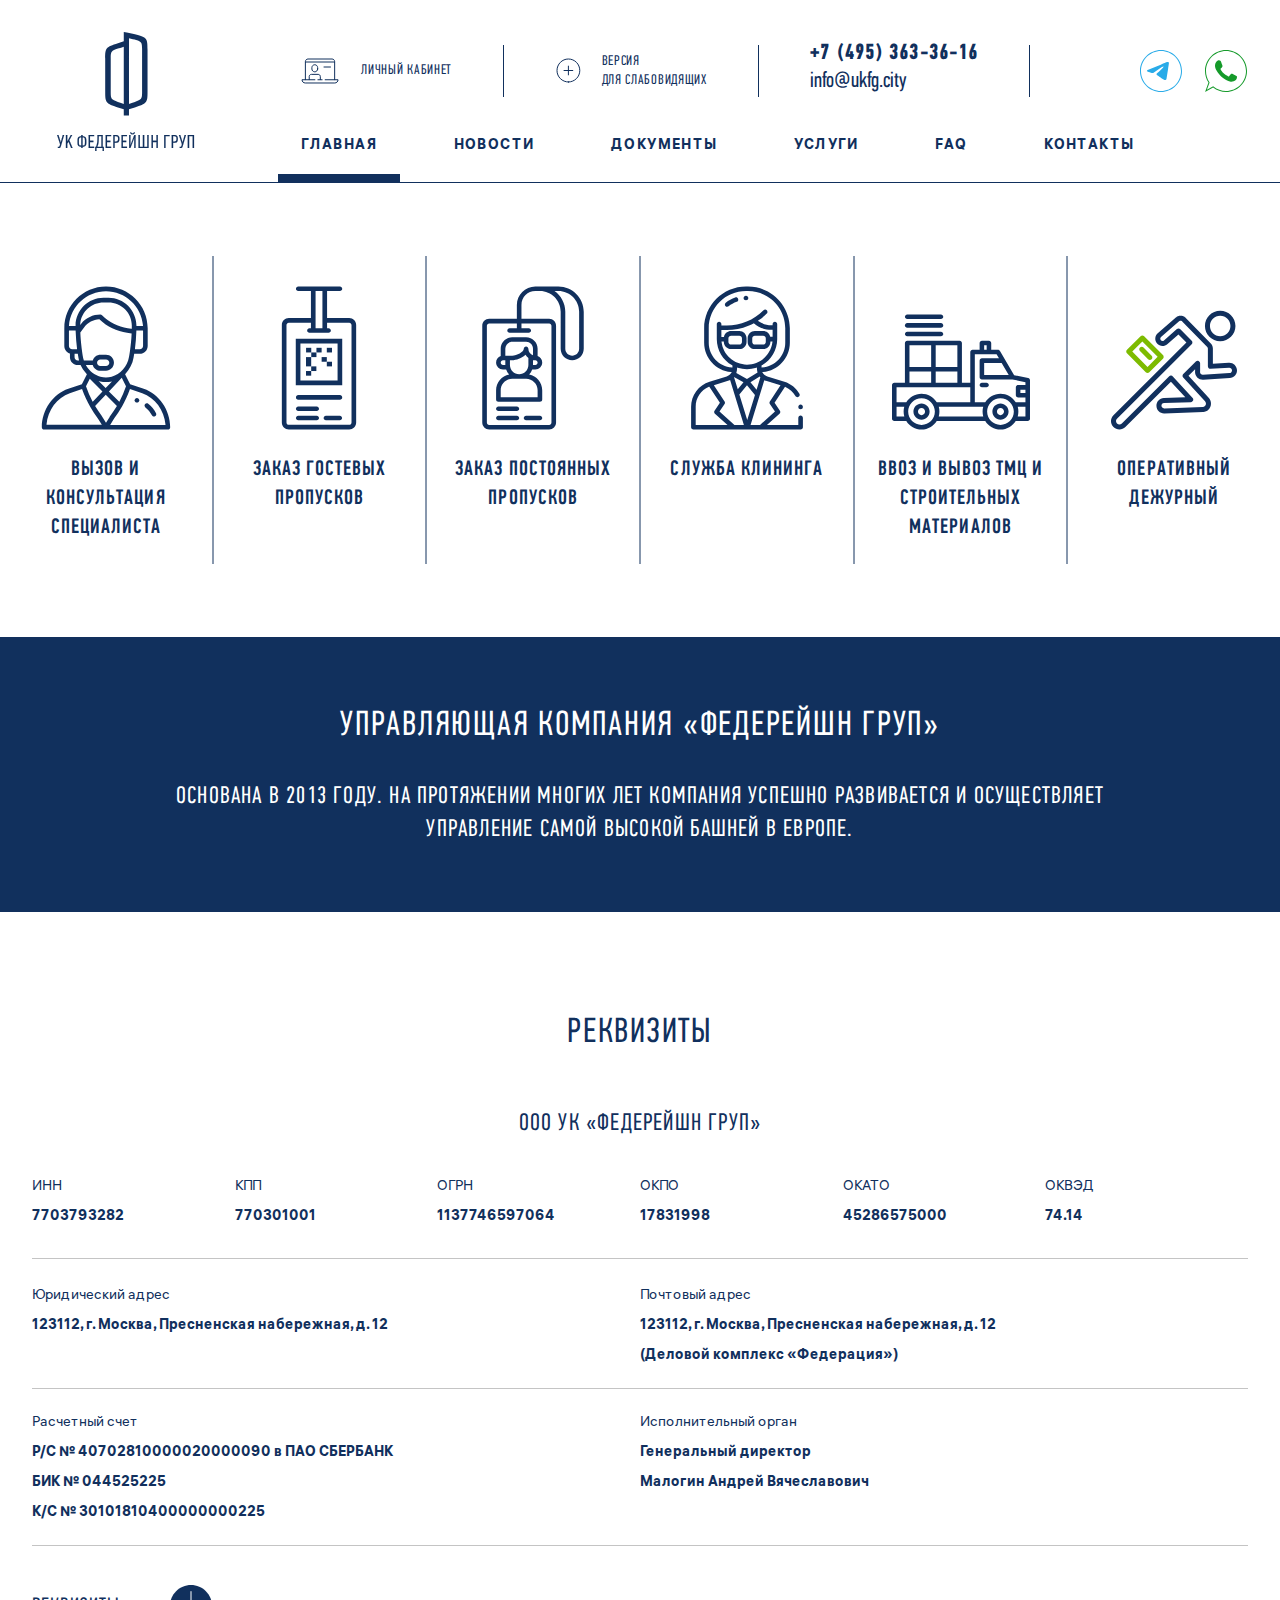
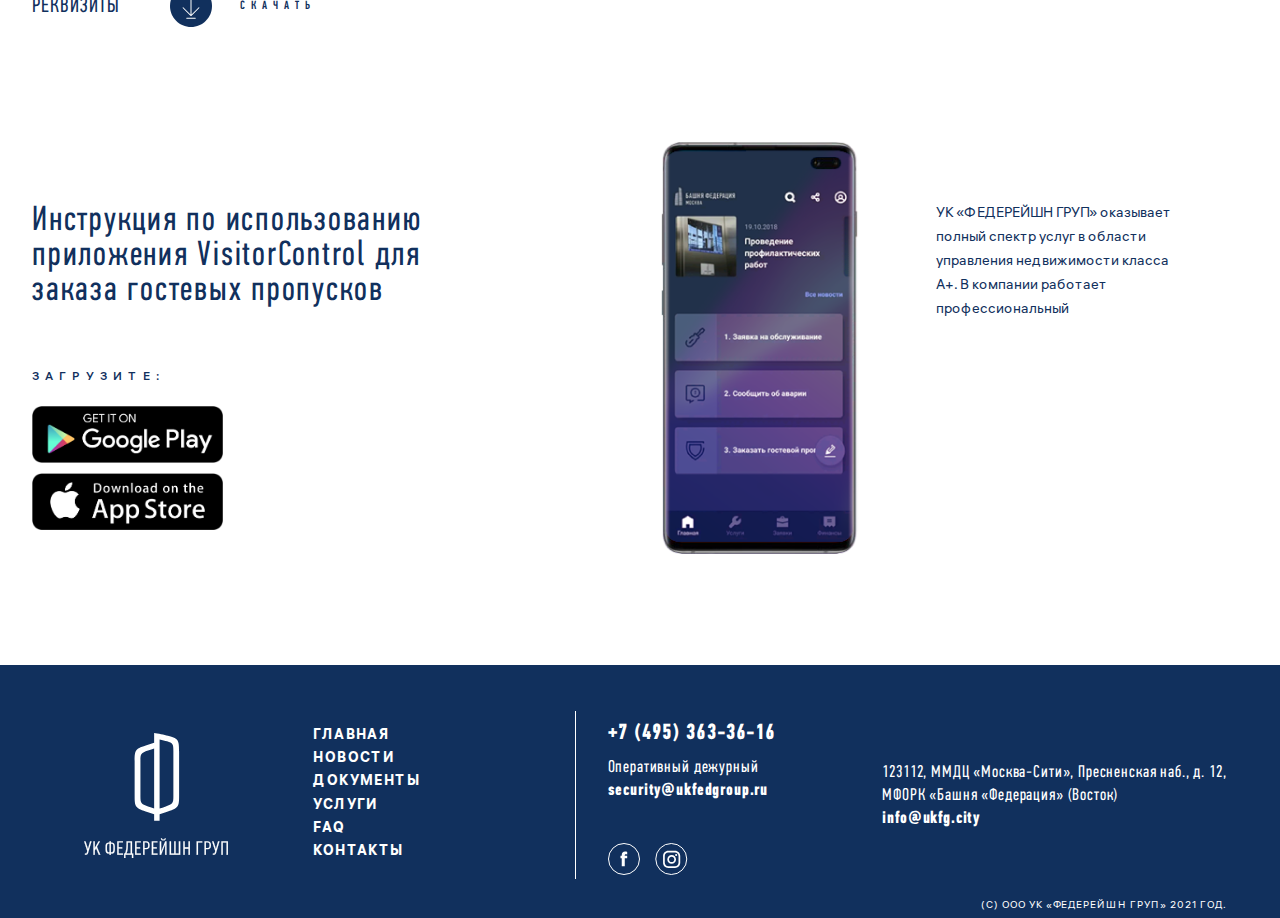
<file: index.html>
<!DOCTYPE html>
<html lang="ru">
   <head>
      <meta charset="UTF-8" />
      <meta content="width=device-width, initial-scale=1" name="viewport" />
      <title>УК Федерейшн Груп</title>
      <link rel="stylesheet" href="letsee/letsee.css"/>
      <link rel="stylesheet" href="css/style.css" />
   </head>
   <body>
      <div class="wrapper">
         <header class="header">
            <div class="container">
               <div class="header__row">
                  <a href="index.html">
                     <div class="header__logo">
                        <div class="header__img"></div>
                     </div>
                  </a>
                  <div class="header__bar">
                     <div class="header__icons">
                        <div class="header__lk">
                           <a href="#">
                              <div class="header__profile">
                                 <p>личный кабинет</p>
                              </div>
                           </a>
                        </div>
                        <div class="header__line"></div>
                        <div class="header__version">
                           <a href="javascript://" onclick="letsee_toggle_panel()">
                              <div class="header__blind">
                                 <p>версия<br />для слабовидящих</p>
                              </div>
                           </a>
                        </div>
                        <div class="header__line"></div>
                        <div class="header__contacts">
                           <a href="tel:+74953633616"><div class="header__phone">+7 (495) 363-36-16</div></a>
                           <a href="mailto:info@ukfg.city" target="_blank">
                              <div class="header__mail">info@ukfg.city</div>
                           </a>
                        </div>
                        <div class="header__line"></div>
                        <a href="tel:+74953633616" class="header__call">
                        </a>
                        <div class="header__app">
                           <a href="#">
                              <div class="header__name header__name_1">
                              </div>
                           </a>
                           <a href="#">
                              <div class="header__name header__name_2">
                              </div>
                           </a>
                        </div>
                     </div>
                     <div class="header__nav">
                        <div class="header__menu">
                           <div class="header__toggle header__toggle_icon">
                              <div class="header__burger"></div>
                           </div>
                           <ul class="header__list">
                              <li><a href="index.html" class="header__list_active">главная</a></li>
                              <li><a href="news/index.html" class="header__list_hover">новости</a></li>
                              <li><a href="documents/index.html" class="header__list_hover">документы</a></li>
                              <li><a href="service/index.html" class="header__list_hover">услуги</a></li>
                              <li><a href="faq/index.html" class="header__list_hover">faq</a></li>
                              <li><a href="contact/index.html" class="header__list_hover">контакты</a></li>
                           </ul>
                           <div class="header__popup">  
                              <div id="dialog" class="windows">
                                 <div class="top"><a href="#" class="link close"></a></div>
                                 <div class="text">общий телефон заказа услуг:</div>
                                 <a href="tel:+74951112233"><div class="phone letsee-guard">+ 7 (495) 111 22 33</div></a>
                                 <div class="app">Быстрая связь:</div>
                                 <div class="columns__app">
                                    <a href="#">
                                       <div class="columns__name columns__name_1">
                                       </div>
                                    </a>
                                    <a href="#">
                                       <div class="columns__name columns__name_2">
                                       </div>
                                    </a>
                                 </div>
                              </div>
                           </div>
                        </div>
                     </div>
                  </div>
               </div>
            </div>
         </header>
         <div class="content">
            <div class="columns">
               <div class="columns__container">
                  <div class="container">
                     <div class="columns__row">
                        <div class="columns__icons columns__icons_1 letsee-guard">
                           <div class="columns__about columns__about_1 letsee-guard">
                              <a href="#dialogs" name="modal" class="letsee-guard">
                                 <img src="img/01_144.svg" alt="" data-color="bonw" />
                                 <img src="img/01_144-wonb.svg" alt="" data-color="wonb" />
                                 <p>Вызов и консультация специалиста</p>
                              </a>
                           </div>
                        </div>
                        <div class="columns__line"></div>
                        <div class="columns__icons columns__icons_2 letsee-guard">
                           <div class="columns__about columns__about_2 letsee-guard">
                              <a href="#dialogs" name="modal" class="letsee-guard">
                                 <img src="img/02_144.svg" alt="" data-color="bonw" />
                                 <img src="img/02_144-wonb.svg" alt="" data-color="wonb" />
                                 <p>Заказ гостевых пропусков</p>
                              </a>
                           </div>
                        </div>
                        <div class="columns__line"></div>
                        <div class="columns__icons columns__icons_3 letsee-guard">
                           <div class="columns__about columns__about_3 letsee-guard">
                              <a href="#dialogs" name="modal" class="letsee-guard">
                                 <img src="img/03_144.svg" alt="" data-color="bonw" />
                                 <img src="img/03_144-wonb.svg" alt="" data-color="wonb" />
                                 <p>Заказ постоянных пропусков</p>
                              </a>
                           </div>
                        </div>
                        <div class="columns__line"></div>
                        <div class="columns__icons columns__icons_4 letsee-guard">
                           <div class="columns__about columns__about_4 letsee-guard">
                              <a href="#dialogs" name="modal" class="letsee-guard">
                                 <img src="img/04_144.svg" alt="" data-color="bonw" />
                                 <img src="img/04_144-wonb.svg" alt="" data-color="wonb" />
                                 <p>Служба клининга</p>
                              </a>
                           </div>
                        </div>
                        <div class="columns__line"></div>
                        <div class="columns__icons columns__icons_5 letsee-guard">
                           <div class="columns__about columns__about_5 letsee-guard">
                              <a href="#dialogs" name="modal" class="letsee-guard">
                                 <img src="img/05_144.svg" alt="" data-color="bonw" />
                                 <img src="img/05_144-wonb.svg" alt="" data-color="wonb" />
                                 <p>Ввоз и вывоз ТМЦ и строительных материалов</p>
                              </a>
                           </div>
                        </div>
                        <div class="columns__line"></div>
                        <div class="columns__icons columns__icons_6 letsee-guard">
                           <div class="columns__about columns__about_6 letsee-guard">
                              <a href="#dialogs" name="modal" class="letsee-guard">
                                 <img src="img/06_144.svg" alt="" data-color="bonw" />
                                 <img src="img/06_144-wonb.svg" alt="" data-color="wonb" />
                                 <p>Оперативный дежурный</p>
                              </a>
                           </div>
                        </div>
                        <div class="columns__popup">
                           <div id="dialogs" class="window">
                              <div class="top"><a href="#" class="link close"></a></div>
                              <div class="text">общий телефон заказа услуг:</div>
                              <a href="tel:+ 74951112233"><div class="phone letsee-guard">+ 7 (495) 111 22 33</div></a>
                              <div class="app">Быстрая связь:</div>
                              <div class="columns__app">
                                 <a href="#">
                                    <div class="columns__name columns__name_1"></div>
                                 </a>
                                 <a href="#">
                                    <div class="columns__name columns__name_2"></div>
                                 </a>
                              </div>
                           </div>
                        </div>
                     </div>
                  </div>
               </div>               
               <div class="columns__info">
                  <h1 class="letsee-guard">Управляющая компания «ФЕДЕРЕЙШН ГРУП»</h1>
                  <p class="letsee-guard">основана в 2013 году. На протяжении многих лет компания успешно
                     развивается и осуществляет<br/>управление самой высокой башней в
                     Европе.
                  </p>
               </div>
               <div class="columns__container">
                  <div class="container">
                     <div class="columns__requisites">
                        <h2>Реквизиты</h2>
                        <h3>ООО УК «Федерейшн Груп»</h3>
                        <div class="columns__lines_mobile"></div>
                        <div class="columns__details">
                           <div class="columns__property">
                              <div class="columns__item">
                                 <h4>ИНН</h4>
                                 <p>7703793282</p>
                              </div> 
                              <div class="columns__item">
                                 <h4>КПП</h4>
                                 <p>770301001</p>
                              </div> 
                              <div class="columns__item">
                                 <h4>ОГРН</h4>
                                 <p>1137746597064</p>
                              </div> 
                              <div class="columns__item">
                                 <h4>ОКПО</h4>
                                 <p>17831998</p>
                              </div> 
                              <div class="columns__item">
                                 <h4>ОКАТО</h4>
                                 <p>45286575000</p>
                              </div> 
                              <div class="columns__item">
                                 <h4>ОКВЭД</h4>
                                 <p>74.14</p>
                              </div> 
                           </div>
                           <div class="columns__lines"></div>
                           <div class="columns__legal">
                              <div class="columns__string">
                                 <div class="columns__items">
                                    <h4>Юридический адрес</h4>
                                    <p>123112, г. Москва, Пресненская набережная, д. 12</p>
                                 </div>   
                                 <div class="columns__items">
                                    <h4>Почтовый адрес</h4>
                                    <p>123112, г. Москва, Пресненская набережная, д. 12<br/>(Деловой комплекс «Федерация»)</p>
                                 </div>
                              </div>
                              <div class="columns__lines"></div>
                              <div class="columns__string">
                                 <div class="columns__items">
                                    <h4>Расчетный счет</h4>
                                    <p>Р/С № 40702810000020000090 в ПАО СБЕРБАНК<br/>БИК № 044525225<br/>К/С № 30101810400000000225</p>
                                 </div>
                                 <div class="columns__items">
                                    <h4>Исполнительный орган</h4>
                                    <p>Генеральный директор<br/>Малогин Андрей Вячеславович</p>
                                 </div>
                              </div> 
                              <div class="columns__lines"></div>  
                           </div>
                        </div>
                        <div class="columns__upload">
                           <p>Реквизиты</p>
                           <div class="columns__button">
                              <a href="#">
                                 <div class="columns__add">
                                    <p>скачать</p>
                                 </div>
                              </a>
                           </div>
                        </div>
                     </div>
                  </div>
               </div>
            </div>
         </div>
         <footer class="footer">
            <div class="columns__container">
               <div class="container">
                  <div class="columns__application">
                     <div class="columns__load">
                        <div class="columns__for">
                        Инструкция по использованию приложения VisitorControl для
                        заказа гостевых пропусков
                        </div>
                        <div class="columns__download">
                           <p>загрузите:</p>
                           <a href="https://play.google.com/store" target="_blank">
                              <img src="img/google.png" alt="picture" />
                           </a>
                           <a class="columns__store" href="https://www.apple.com/ru/app-store/" target="_blank">
                              <img src="img/app-store.png" alt="picture" />
                           </a>
                        </div>
                     </div>
                     <div class="columns__phone">
                        <div class="columns__mobile">
                           <img src="img/tel.png" alt="picture" />
                        </div>
                        <div class="columns__professional">
                        УК «ФЕДЕРЕЙШН ГРУП» оказывает полный спектр услуг в области
                        управления недвижимости класса А+. В компании работает
                        профессиональный
                        </div>
                     </div>
                  </div>
               </div>
            </div>
            <div class="container container__footer">
               <div class="footer__row">
                  <div class="footer__logo">
                     <div class="footer__img"></div>
                  </div>
                  <div class="footer__nav">
                     <div class="footer__menu">
                        <ul class="footer__list">
                           <li><a href="index.html">главная</a></li>
                           <li><a href="news/index.html">новости</a></li>
                           <li><a href="documents/index.html">документы</a></li>
                           <li><a href="service/index.html">услуги</a></li>
                           <li><a href="faq/index.html">faq</a></li>
                           <li><a href="contact/index.html">контакты</a></li>
                        </ul>
                     </div>
                  </div>
                  <div class="footer__contact">
                     <a href="tel:+74953633616"><div class="footer__phone">+7 (495) 363-36-16</div></a>
                     <div class="footer__mail">Оперативный дежурный<br/><a href="mailto:security@ukfedgroup.ru" target="_blank"><span>security@ukfedgroup.ru</span></a></div>
                     <div class="footer__social">
                        <a class="footer__fb" href="https://ru-ru.facebook.com/" target="_blank"></a>
                        <a class="footer__in" href="https://www.instagram.com/" target="_blank"></a>
                     </div>
                  </div>
                  <div class="footer__info">123112, ММДЦ «Москва-Сити», Пресненская наб., д. 12, МФОРК «Башня «Федерация» (Восток)
                     <a href="mailto:info@ukfg.city" target="_blank">info@ukfg.city</a>
                  </div>
               </div>
               <p class="footer__copy">(С) ООО УК «ФЕДЕРЕЙШН ГРУП» 2021 год.</p>
            </div>
         </footer>
      </div>
      <script src="https://code.jquery.com/jquery-3.5.1.min.js"></script>
      <script src="js/main.js"></script>
      <script src="letsee/letsee.js"></script>
   </body>
</html>
</file>
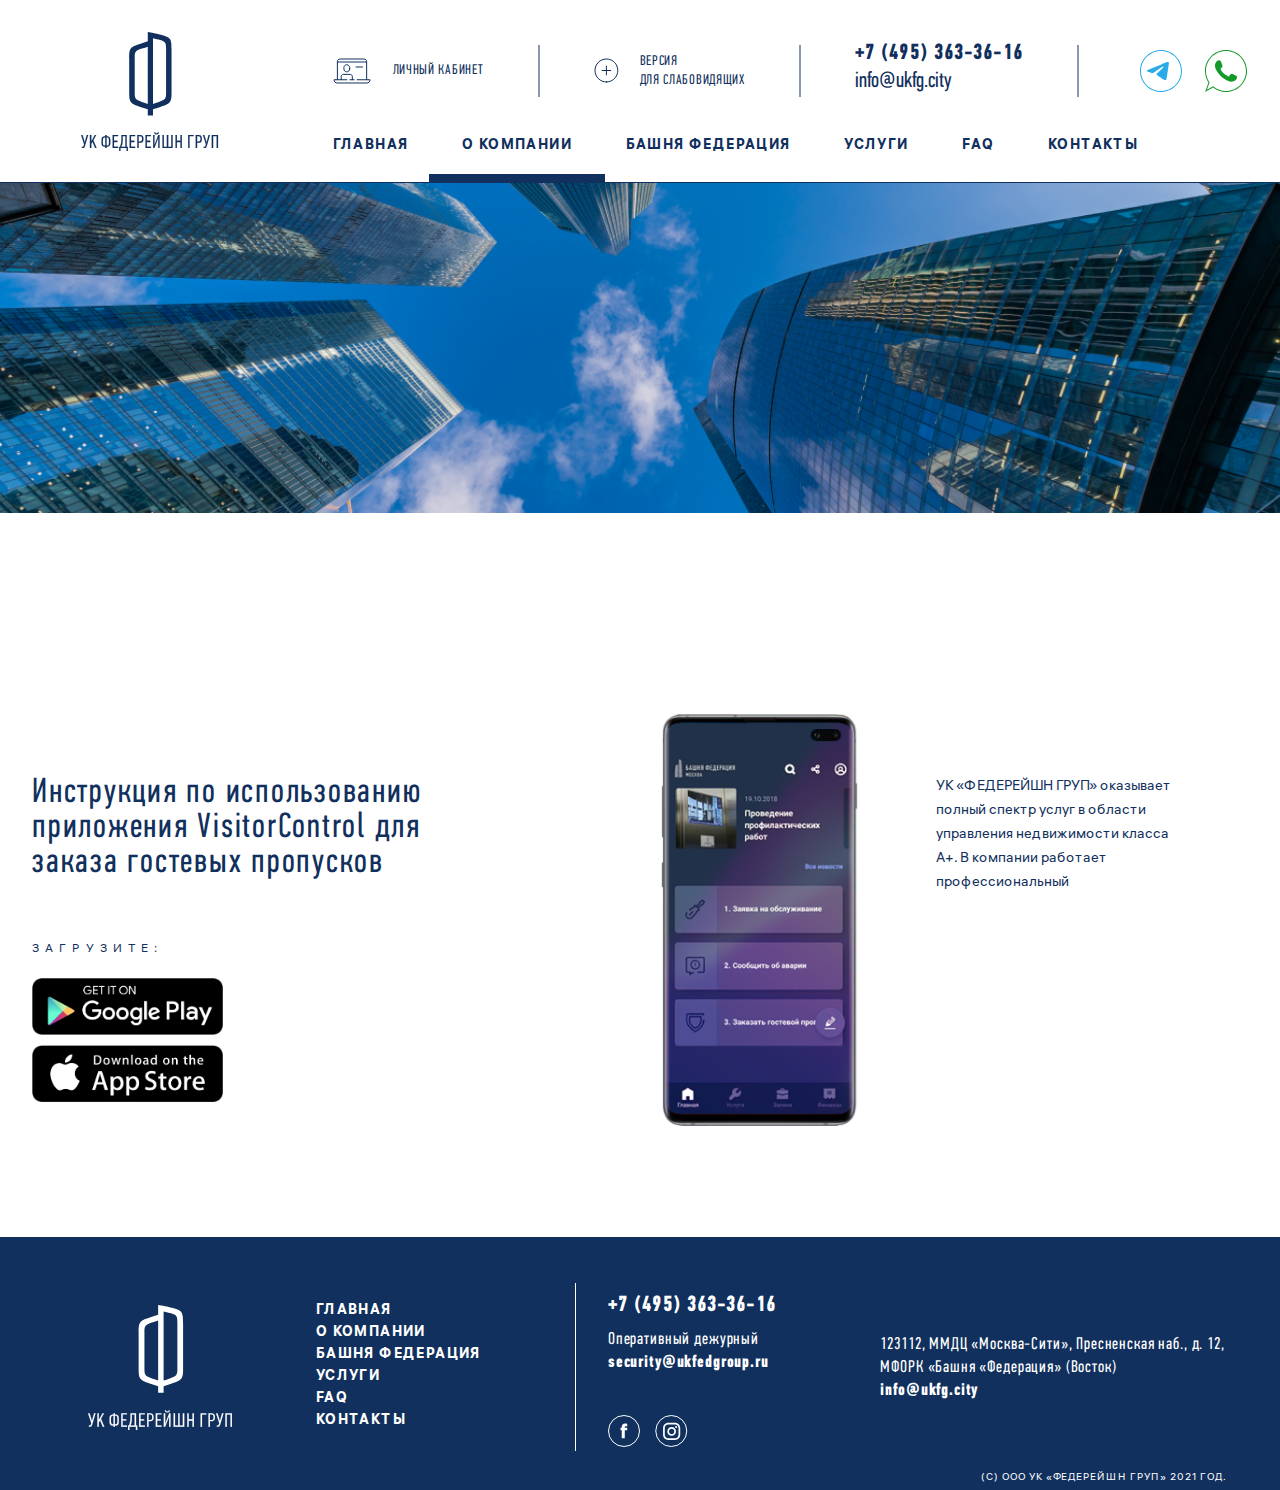
<file: about/index.html>
<!DOCTYPE html>
<html lang="ru">
   <head>
      <meta charset="UTF-8" />
      <meta content="width=device-width, initial-scale=1" name="viewport" />
      <title>УК Федерейшн Груп</title>
      <link rel="stylesheet" href="/about/style.css" />
   </head>
   <body>
      <div class="wrapper">
         <header class="header">
            <div class="container">
               <div class="header__row">
                  <div class="header__logo">
                     <div class="header__img"></div>
                  </div>
                  <div class="header__bar">
                     <div class="header__icons">
                        <div class="header__lk">
                           <a href="#">
                              <div class="header__profile">
                                 <p>личный кабинет</p>
                              </div>
                           </a>
                        </div>
                        <div class="header__line"></div>
                        <div class="header__version">
                           <a href="#">
                              <div class="header__blind">
                                 <p>версия<br />для слабовидящих</p>
                              </div>
                           </a>
                        </div>
                        <div class="header__line"></div>
                        <div class="header__contacts">
                           <div class="header__phone">+7 (495) 363-36-16</div>
                           <a href="#" target="_blank">
                              <div class="header__mail">info@ukfg.city</div>
                           </a>
                        </div>
                        <div class="header__line"></div>
                        <div class="header__app">
                           <a href="#">
                              <div class="header__name header__name_1">
                              </div>
                           </a>
                           <a href="#">
                              <div class="header__name header__name_2">
                              </div>
                           </a>
                        </div>
                     </div>
                     <div class="header__nav">
                        <div class="header__menu">
                           <div class="header__toggle header__toggle_icon">
                              <div class="header__burger"></div>
                           </div>
                           <ul class="header__list">
                              <li><a href="../index.html" class="header__list_hover">главная</a></li>
                              <li><a href="index.html" class="header__list_active">о компании</a></li>
                              <li><a href="#" class="header__list_hover">башня федерация</a></li>
                              <li><a href="#" class="header__list_hover">услуги</a></li>
                              <li><a href="#" class="header__list_hover">faq</a></li>
                              <li><a href="#" class="header__list_hover">контакты</a></li>
                           </ul>
                           <div class="header__popup">  
                              <div id="dialog" class="windows">
                                 <div class="top"><a href="#" class="link close"></a></div>
                                 <div class="text">общий телефон заказа услуг:</div>
                                 <div class="phone">+ 7 (495) 111 22 33</div>
                                 <div class="app">Быстрая связь:</div>
                                 <div class="columns__app">
                                    <a href="#">
                                       <div class="columns__name columns__name_1">
                                       </div>
                                    </a>
                                    <a href="#">
                                       <div class="columns__name columns__name_2">
                                       </div>
                                    </a>
                                 </div>
                              </div>
                           </div>
                        </div>
                     </div>
                  </div>
               </div>
            </div>
         </header>
         <div class="content">
            <div class="columns">             
               <div class="columns__full">
                  <div class="columns__image">
                     <img src="/img/picture1__about.jpg">
                     </img>
                  </div>
               </div>
               <div class="columns__container">
                  <div class="container">
                     <div class="columns__application">
                        <div class="columns__load">
                           <div class="columns__for">
                           Инструкция по использованию приложения VisitorControl для
                           заказа гостевых пропусков
                           </div>
                           <div class="columns__download">
                              <p>загрузите:</p>
                              <a href="https://play.google.com/store" target="_blank">
                                 <img src="/img/google.png" alt="picture" />
                              </a>
                              <a class="columns__store" href="https://www.apple.com/ru/app-store/" target="_blank">
                                 <img src="/img/app-store.png" alt="picture" />
                              </a>
                           </div>
                        </div>
                        <div class="columns__phone">
                           <div class="columns__mobile">
                              <img src="/img/tel.png" alt="picture" />
                           </div>
                           <div class="columns__professional">
                           УК «ФЕДЕРЕЙШН ГРУП» оказывает полный спектр услуг в области
                           управления недвижимости класса А+. В компании работает
                           профессиональный
                           </div>
                        </div>
                     </div>
                  </div>
               </div>
            </div>
            <footer class="footer">
               <div class="container">
                  <div class="footer__row">
                     <div class="footer__logo">
                        <div class="footer__img"></div>
                     </div>
                     <div class="footer__nav">
                        <div class="footer__menu">
                           <ul class="footer__list">
                              <li><a href="index.html">главная</a></li>
                              <li><a href="#">о компании</a></li>
                              <li><a href="#">башня федерация</a></li>
                              <li><a href="#">услуги</a></li>
                              <li><a href="#">faq</a></li>
                              <li><a href="#">контакты</a></li>
                           </ul>
                        </div>
                     </div>
                     <div class="footer__contact">
                        <div class="footer__phone">+7 (495) 363-36-16</div>
                        <div class="footer__mail">Оперативный дежурный<br/><a href="#" target="_blank"><span>security@ukfedgroup.ru</span></a></div>
                        <div class="footer__social">
                           <a class="footer__fb" href="https://ru-ru.facebook.com/" target="_blank"></a>
                           <a class="footer__in" href="https://www.instagram.com/" target="_blank"></a>
                        </div>
                     </div>
                     <div class="footer__info">123112, ММДЦ «Москва-Сити», Пресненская наб., д. 12, МФОРК «Башня «Федерация» (Восток)
                        <a href="#" target="_blank">info@ukfg.city</a>
                     </div>
                  </div>
                  <p class="footer__copy">(С) ООО УК «ФЕДЕРЕЙШН ГРУП» 2021 год.</p>
               </div>
            </footer>
         </div>
      <script src="https://code.jquery.com/jquery-3.5.1.min.js"></script>
      <script src="/js/main.js"></script>
   </body>
</html>
</file>
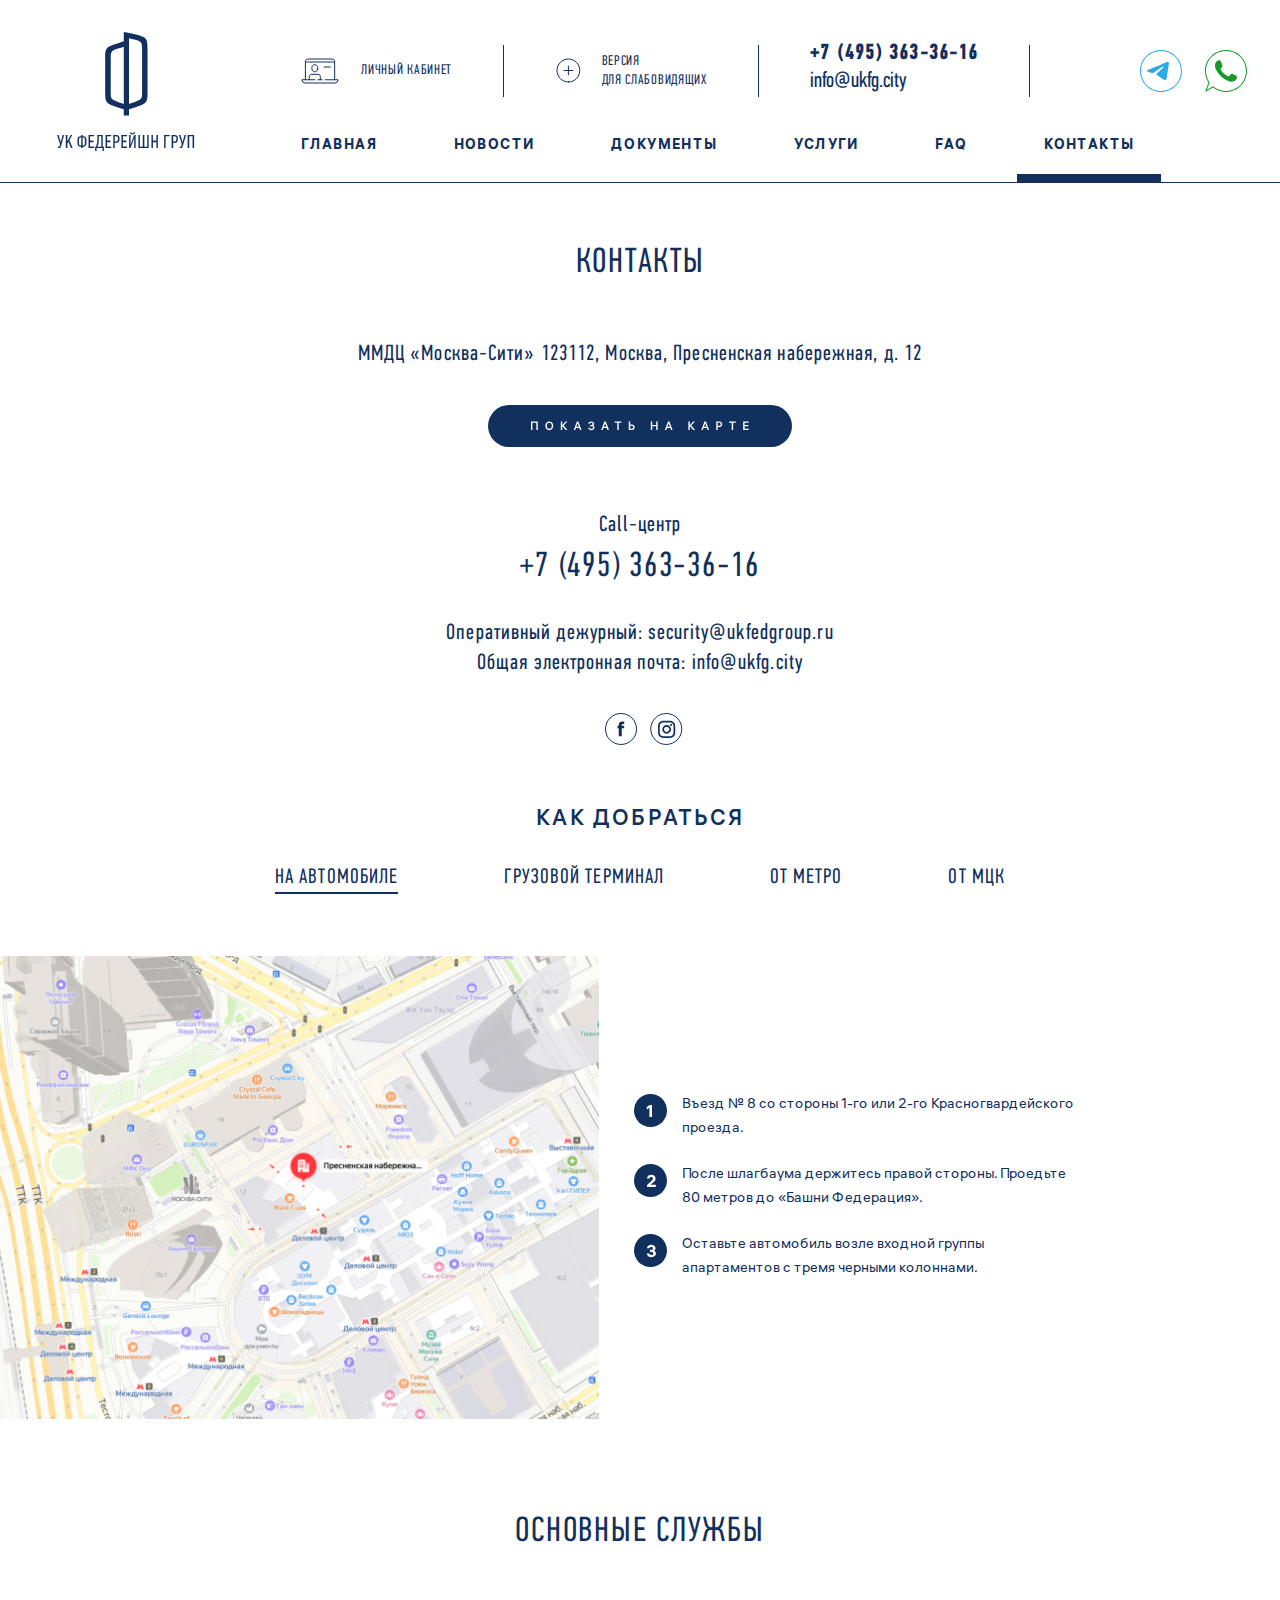
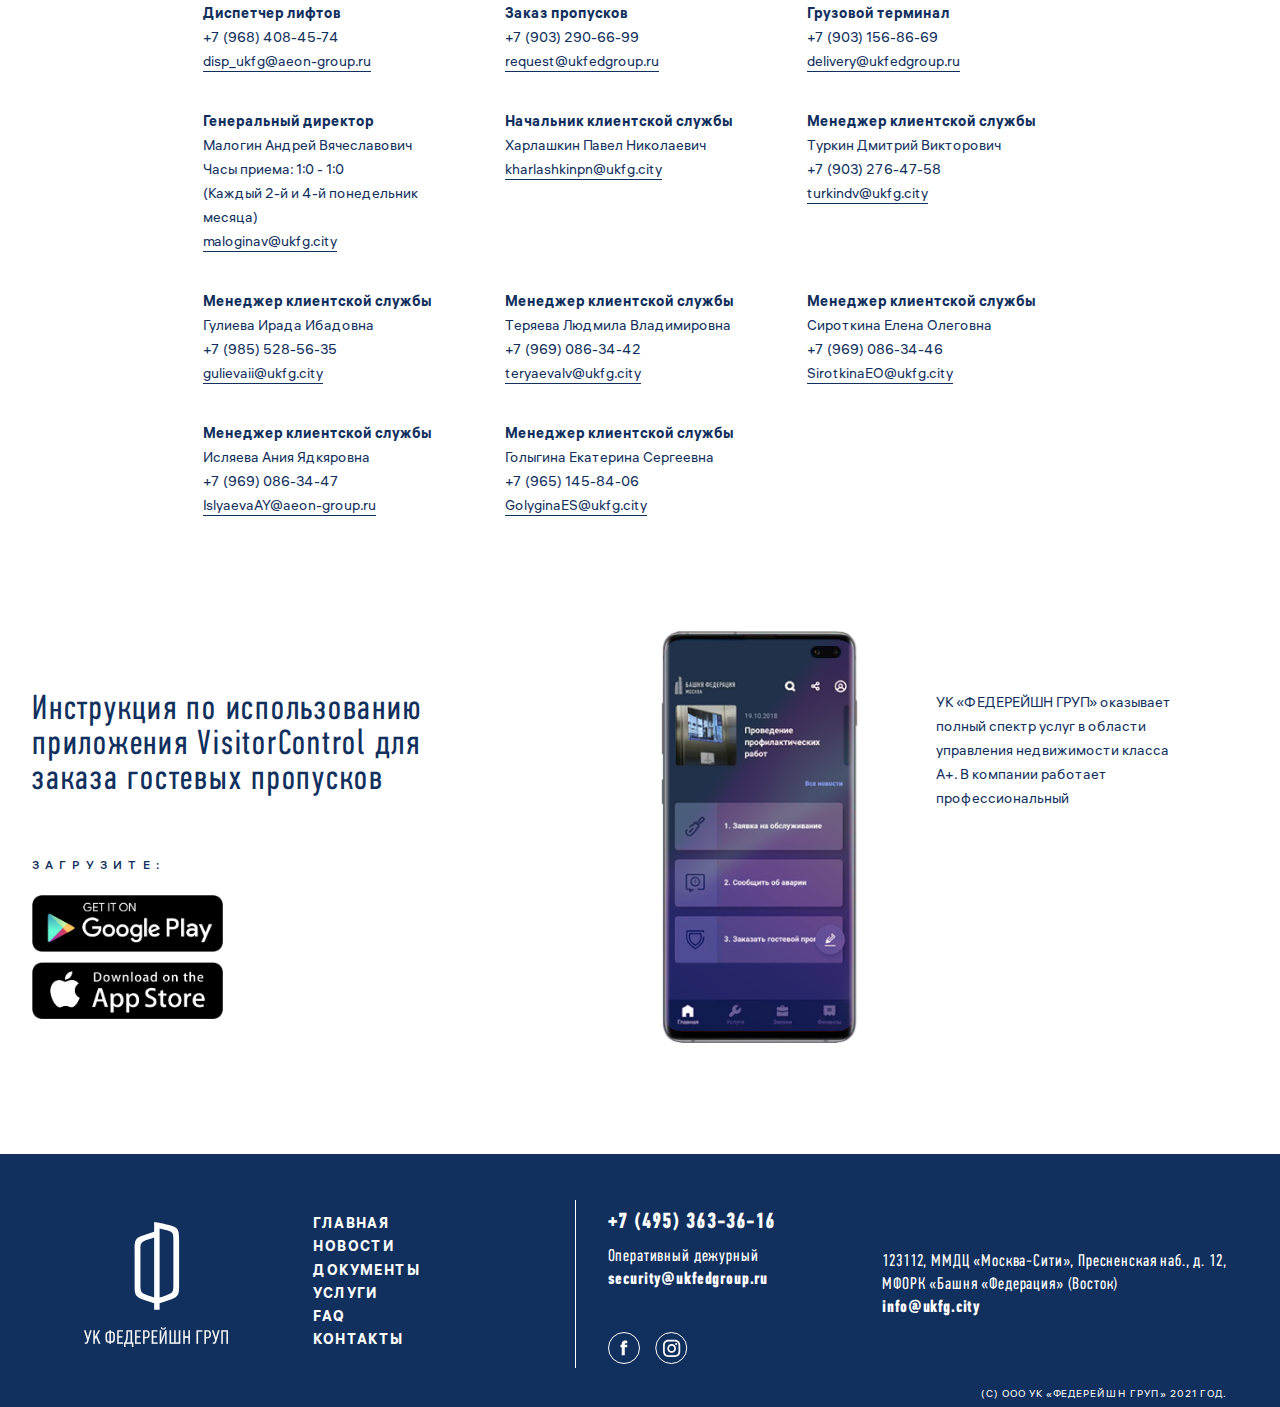
<file: contact/index.html>
<!DOCTYPE html>
<html lang="ru">
   <head>
      <meta charset="UTF-8" />
      <meta content="width=device-width, initial-scale=1" name="viewport" />
      <title>УК Федерейшн Груп</title>
      <link rel="stylesheet" href="../css/style.css" />
      <link rel="stylesheet" href="../letsee/letsee.css"/>
      <link rel="stylesheet" href="../css/contact.css" />
   </head>
   <body>
      <div class="wrapper">
         <header class="header">
            <div class="container">
               <div class="header__row">
                  <a href="../index.html">
                     <div class="header__logo">
                        <div class="header__img"></div>
                     </div>
                  </a>
                  <div class="header__bar">
                     <div class="header__icons">
                        <div class="header__lk">
                           <a href="#">
                              <div class="header__profile">
                                 <p>личный кабинет</p>
                              </div>
                           </a>
                        </div>
                        <div class="header__line"></div>
                        <div class="header__version">
                           <a href="javascript://" onclick="letsee_toggle_panel()">
                              <div class="header__blind">
                                 <p>версия<br />для слабовидящих</p>
                              </div>
                           </a>
                        </div>
                        <div class="header__line"></div>
                        <div class="header__contacts">
                           <a href="tel:+74953633616"><div class="header__phone">+7 (495) 363-36-16</div></a>
                           <a href="mailto:info@ukfg.city" target="_blank">
                              <div class="header__mail">info@ukfg.city</div>
                           </a>
                        </div>
                        <div class="header__line"></div>
                        <a href="tel:+74953633616" class="header__call">
                        </a>
                        <div class="header__app">
                           <a href="#">
                              <div class="header__name header__name_1">
                              </div>
                           </a>
                           <a href="#">
                              <div class="header__name header__name_2">
                              </div>
                           </a>
                        </div>
                     </div>
                     <div class="header__nav">
                        <div class="header__menu">
                           <div class="header__toggle header__toggle_icon">
                              <div class="header__burger"></div>
                           </div>
                           <ul class="header__list">
                              <li><a href="../index.html" class="header__list_hover">главная</a></li>
                              <li><a href="../news/index.html" class="header__list_hover">новости</a></li>
                              <li><a href="../documents/index.html" class="header__list_hover">документы</a></li>
                              <li><a href="../service/index.html" class="header__list_hover">услуги</a></li>
                              <li><a href="../faq/index.html" class="header__list_hover">faq</a></li>
                              <li><a href="index.html" class="header__list_active">контакты</a></li>
                           </ul>
                           <div class="header__popup">  
                              <div id="dialog" class="windows">
                                 <div class="top"><a href="#" class="link close"></a></div>
                                 <div class="text">общий телефон заказа услуг:</div>
                                 <a href="tel:+74951112233"><div class="phone">+ 7 (495) 111 22 33</div></a>
                                 <div class="app">Быстрая связь:</div>
                                 <div class="columns__app">
                                    <a href="#">
                                       <div class="columns__name columns__name_1">
                                       </div>
                                    </a>
                                    <a href="#">
                                       <div class="columns__name columns__name_2">
                                       </div>
                                    </a>
                                 </div>
                              </div>
                           </div>
                        </div>
                     </div>
                  </div>
               </div>
            </div>
         </header>
         <div class="content">
            <div class="columns">  
               <div class="columns__contacts">
                  <h1 class="letsee-guard">Контакты</h1>
                  <p>ММДЦ «Москва-Сити» 123112, Москва, Пресненская набережная, д. 12</p>
                  <a href="#">
                     <div class="columns__detailed"></div>
                  </a>
                  <h5>Call-центр</h5>
                  <a href="tel:+74953633616"><div class="columns__phones letsee-guard">+7 (495) 363-36-16</div></a>
                  <div class="columns__mail">
                     <a href="mailto:security@ukfedgroup.ru"><p>Оперативный дежурный: security@ukfedgroup.ru</p></a>
                     <a href="mailto:info@ukfg.city"><p>Общая электронная почта: info@ukfg.city</p></a>
                  </div>
                  <div class="columns__social">
                     <a class="columns__fb" href="https://ru-ru.facebook.com/" target="_blank"></a>
                     <a class="columns__in" href="https://www.instagram.com/" target="_blank"></a>
                  </div>
               </div>  
               <div class="columns__road">
                  <h3>Как добраться</h3>
                  <div class="columns__nav">
                     <div class="columns__menu">
                        <ul class="columns__list">
                           <li class="active"><span class="columns__list_hover">На автомобиле</span></li>
                           <li><span class="columns__list_hover">Грузовой терминал</span></li>
                           <li><span class="columns__list_hover">От метро</span></li>
                           <li><span class="columns__list_hover">От мцк</span></li>
                        </ul>
                     </div>
                  </div>
                  <div class="columns__window active columns__window_1">
                     <div class="columns__fix">
                        <div class="columns__picture">
                           <img src="../img/picture1__contacts.jpg">
                           </img>
                        </div>
                        <div class="columns__picture_mobile">
                           <img src="../img/picture1m__contacts.jpg">
                           </img>
                        </div>
                        <ol class="columns__texts">
                           <li class="columns__marker_1">Въезд № 8 со стороны 1-го или 2-го Красногвардейского<br/>проезда.</li>
                           <li class="columns__marker_2">После шлагбаума держитесь правой стороны. Проедьте<br/>80 метров до «Башни Федерация».</li>
                           <li class="columns__marker_3">Оставьте автомобиль возле входной группы<br/>апартаментов с тремя черными колоннами.</li>
                        </ol>
                     </div>
                  </div>
                  <div class="columns__window columns__window_2">
                     <div class="columns__fix">
                        <div class="columns__picture">
                           <img src="../img/picture1__contacts.jpg">
                           </img>
                        </div>
                        <div class="columns__picture_mobile">
                           <img src="../img/picture1m__contacts.jpg">
                           </img>
                        </div>
                        <ol class="columns__texts">
                           <li class="columns__marker_1">Въезд № 8 со стороны 1-го или 2-го Красногвардейского<br/>проезда.</li>
                           <li class="columns__marker_2">После шлагбаума держитесь правой стороны. Проедьте<br/>80 метров до «Башни Федерация».</li>
                           <li class="columns__marker_3">Оставьте автомобиль возле входной группы<br/>апартаментов с тремя черными колоннами.</li>
                        </ol>
                     </div>
                  </div>
                  <div class="columns__window columns__window_3">
                     <div class="columns__fix">
                        <div class="columns__picture">
                           <img src="../img/picture1__contacts.jpg">
                           </img>
                        </div>
                        <div class="columns__picture_mobile">
                           <img src="../img/picture1m__contacts.jpg">
                           </img>
                        </div>
                        <ol class="columns__texts">
                           <li class="columns__marker_1">Въезд № 8 со стороны 1-го или 2-го Красногвардейского<br/>проезда.</li>
                           <li class="columns__marker_2">После шлагбаума держитесь правой стороны. Проедьте<br/>80 метров до «Башни Федерация».</li>
                           <li class="columns__marker_3">Оставьте автомобиль возле входной группы<br/>апартаментов с тремя черными колоннами.</li>
                        </ol>
                     </div>
                  </div>
                  <div class="columns__window columns__window_4">
                     <div class="columns__fix">
                        <div class="columns__picture">
                           <img src="../img/picture1__contacts.jpg">
                           </img>
                        </div>
                        <div class="columns__picture_mobile">
                           <img src="../img/picture1m__contacts.jpg">
                           </img>
                        </div>
                        <ol class="columns__texts">
                           <li class="columns__marker_1">Въезд № 8 со стороны 1-го или 2-го Красногвардейского<br/>проезда.</li>
                           <li class="columns__marker_2">После шлагбаума держитесь правой стороны. Проедьте<br/>80 метров до «Башни Федерация».</li>
                           <li class="columns__marker_3">Оставьте автомобиль возле входной группы<br/>апартаментов с тремя черными колоннами.</li>
                        </ol>
                     </div>
                  </div>
               </div>
               <div class="columns__info">
                  <h2 class="letsee-guard">Основные службы</h2>
                  <div class="columns__services">
                     <div class="columns__service">
                        <h4>Диспетчер лифтов</h4>
                        <a href="tel:+79684084574"><p>+7 (968) 408-45-74</p></a>
                        <a href="mailto:disp_ukfg@aeon-group.ru">disp_ukfg@aeon-group.ru</a>
                     </div>
                     <div class="columns__service">
                        <h4>Заказ пропусков</h4>
                        <a href="tel:+79032906699"><p>+7 (903) 290-66-99</p></a>
                        <a href="mailto:request@ukfedgroup.ru">request@ukfedgroup.ru</a>
                     </div>
                     <div class="columns__service">
                        <h4>Грузовой терминал</h4>
                        <a href="tel:+79031568669"><p>+7 (903) 156-86-69</p></a>
                        <a href="mailto:delivery@ukfedgroup.ru">delivery@ukfedgroup.ru</a>
                     </div>
                     <div class="columns__service">
                        <h4>Генеральный директор</h4>
                        <p>Малогин Андрей Вячеславович</p>
                        <p>Часы приема: 14:00 - 16:00<br/>(Каждый 2-й и 4-й понедельник месяца)</p>
                        <a href="mailto:maloginav@ukfg.city">maloginav@ukfg.city</a>
                     </div>
                     <div class="columns__service">
                        <h4>Начальник клиентской службы</h4>
                        <p>Харлашкин Павел Николаевич</p>
                        <a href="mailto:kharlashkinpn@ukfg.city">kharlashkinpn@ukfg.city</a>
                     </div>
                     <div class="columns__service">
                        <h4>Менеджер клиентской службы</h4>
                        <p>Туркин Дмитрий Викторович</p>
                        <a href="tel:+79032764758"><p>+7 (903) 276-47-58</p></a>
                        <a href="mailto:turkindv@ukfg.city">turkindv@ukfg.city</a>
                     </div>
                     <div class="columns__service">
                        <h4>Менеджер клиентской службы</h4>
                        <p>Гулиева Ирада Ибадовна</p>
                        <a href="tel:+79855285635"><p>+7 (985) 528-56-35</p></a>
                        <a href="mailto:gulievaii@ukfg.city">gulievaii@ukfg.city</a>
                     </div>
                     <div class="columns__service">
                        <h4>Менеджер клиентской службы</h4>
                        <p>Теряева Людмила Владимировна</p>
                        <a href="tel:+79690863442"><p>+7 (969) 086-34-42</p></a>
                        <a href="mailto:teryaevalv@ukfg.city">teryaevalv@ukfg.city</a>
                     </div>
                     <div class="columns__service">
                        <h4>Менеджер клиентской службы</h4>
                        <p>Сироткина Елена Олеговна</p>
                        <a href="tel:+79690863446"><p>+7 (969) 086-34-46</p></a>
                        <a href="mailto:SirotkinaEO@ukfg.city">SirotkinaEO@ukfg.city</a>
                     </div>
                     <div class="columns__service">
                        <h4>Менеджер клиентской службы</h4>
                        <p>Исляева Ания Ядкяровна</p>
                        <a href="tel:+79690863447"><p>+7 (969) 086-34-47</p></a>
                        <a href="mailto:IslyaevaAY@aeon-group.ru">IslyaevaAY@aeon-group.ru</a>
                     </div>
                     <div class="columns__service">
                        <h4>Менеджер клиентской службы</h4>
                        <p>Голыгина Екатерина Сергеевна</p>
                        <a href="tel:+79651458406"><p>+7 (965) 145-84-06</p></a>
                        <a href="mailto:GolyginaES@ukfg.city">GolyginaES@ukfg.city</a>
                     </div>
                  </div>
               </div>         
            </div>
         </div>
         <footer class="footer">
            <div class="columns__container">
               <div class="container">
                  <div class="columns__application">
                     <div class="columns__load">
                        <div class="columns__for">
                        Инструкция по использованию приложения VisitorControl для
                        заказа гостевых пропусков
                        </div>
                        <div class="columns__download">
                           <p>загрузите:</p>
                           <a href="https://play.google.com/store" target="_blank">
                              <img src="../img/google.png" alt="picture" />
                           </a>
                           <a class="columns__store" href="https://www.apple.com/ru/app-store/" target="_blank">
                              <img src="../img/app-store.png" alt="picture" />
                           </a>
                        </div>
                     </div>
                     <div class="columns__phone">
                        <div class="columns__mobile">
                           <img src="../img/tel.png" alt="picture" />
                        </div>
                        <div class="columns__professional">
                        УК «ФЕДЕРЕЙШН ГРУП» оказывает полный спектр услуг в области
                        управления недвижимости класса А+. В компании работает
                        профессиональный
                        </div>
                     </div>
                  </div>
               </div>
            </div>
            <div class="container container__footer">
               <div class="footer__row">
                  <div class="footer__logo">
                     <div class="footer__img"></div>
                  </div>
                  <div class="footer__nav">
                     <div class="footer__menu">
                        <ul class="footer__list">
                           <li><a href="../index.html">главная</a></li>
                           <li><a href="../news/index.html">новости</a></li>
                           <li><a href="../documents/index.html">документы</a></li>
                           <li><a href="../service/index.html">услуги</a></li>
                           <li><a href="../faq/index.html">faq</a></li>
                           <li><a href="index.html">контакты</a></li>
                        </ul>
                     </div>
                  </div>
                  <div class="footer__contact">
                     <a href="tel:+74953633616"><div class="footer__phone">+7 (495) 363-36-16</div></a>
                     <div class="footer__mail">Оперативный дежурный<br/><a href="mailto:security@ukfedgroup.ru" target="_blank"><span>security@ukfedgroup.ru</span></a></div>
                     <div class="footer__social">
                        <a class="footer__fb" href="https://ru-ru.facebook.com/" target="_blank"></a>
                        <a class="footer__in" href="https://www.instagram.com/" target="_blank"></a>
                     </div>
                  </div>
                  <div class="footer__info">123112, ММДЦ «Москва-Сити», Пресненская наб., д. 12, МФОРК «Башня «Федерация» (Восток)
                     <a href="mailto:info@ukfg.city" target="_blank">info@ukfg.city</a>
                  </div>
               </div>
               <p class="footer__copy">(С) ООО УК «ФЕДЕРЕЙШН ГРУП» 2021 год.</p>
            </div>
         </footer>
      </div>
      <script src="https://code.jquery.com/jquery-3.5.1.min.js"></script>
      <script src="../js/main.js"></script>
      <script src="../letsee/letsee.js"></script>
   </body>
</html>
</file>
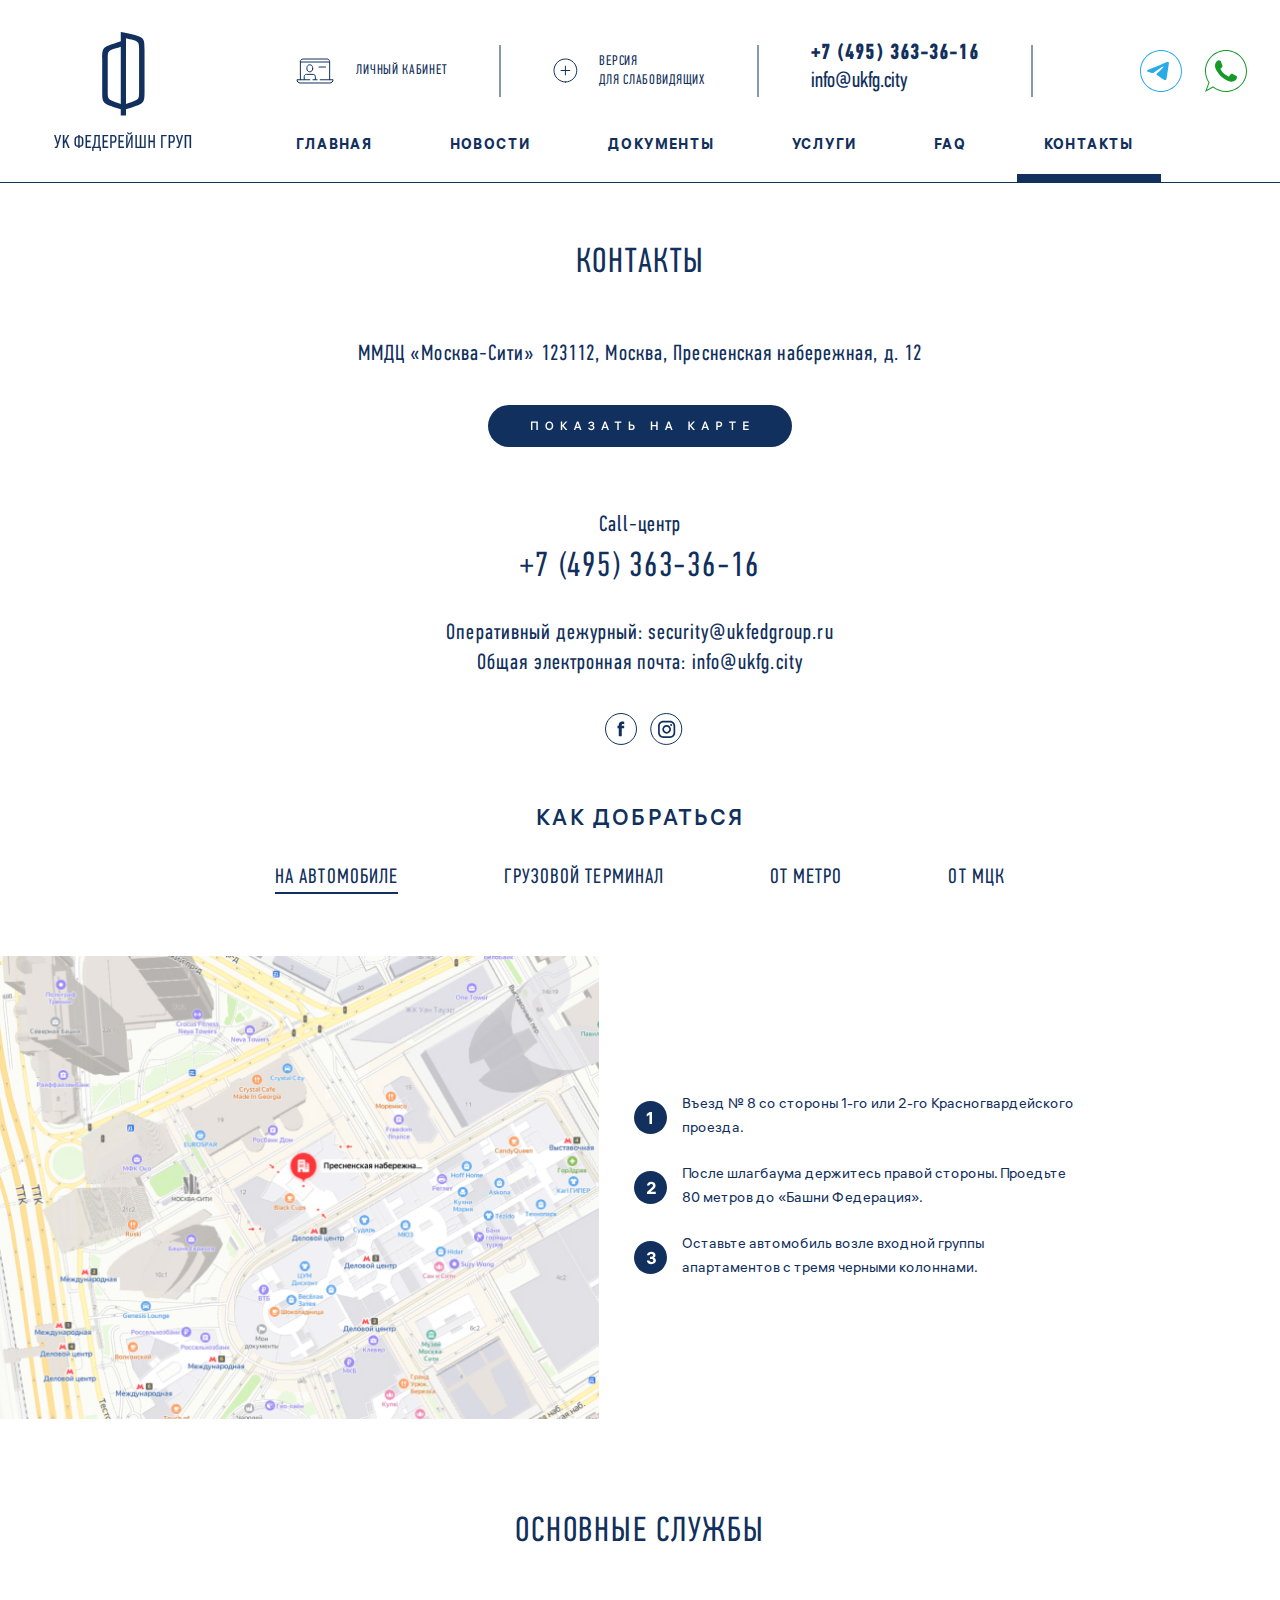
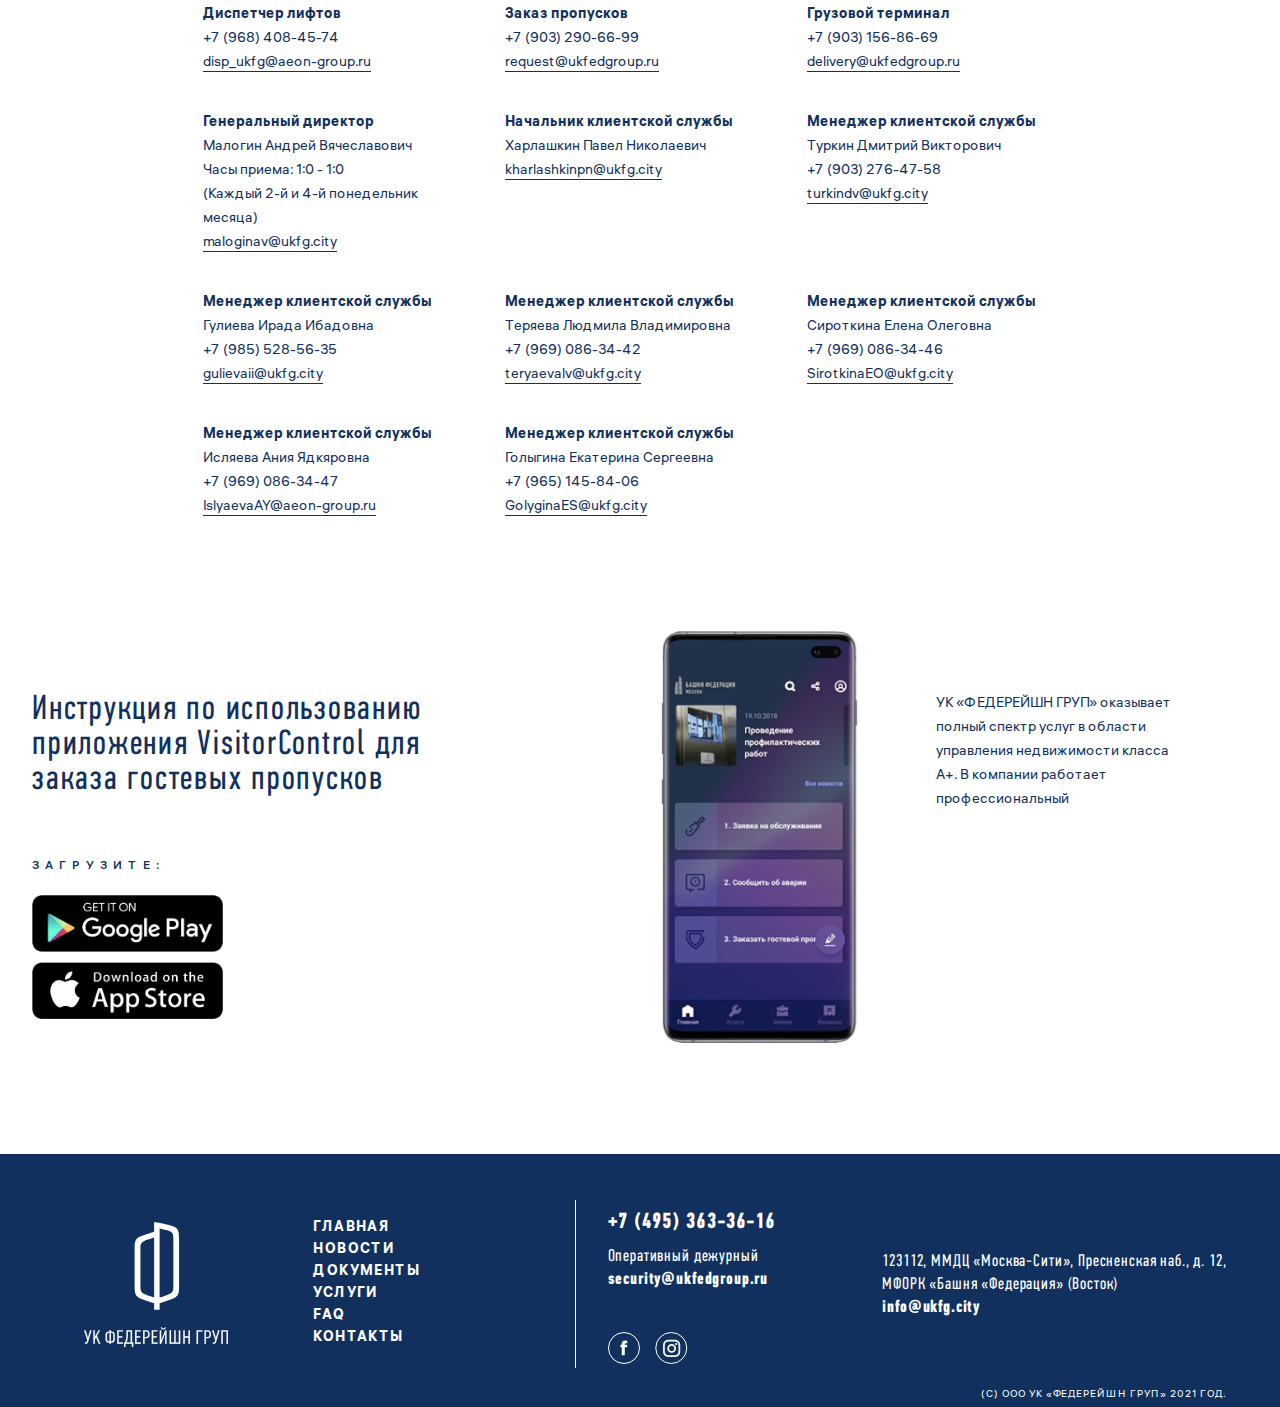
<file: contacts/index.html>
<!DOCTYPE html>
<html lang="ru">
   <head>
      <meta charset="UTF-8" />
      <meta content="width=device-width, initial-scale=1" name="viewport" />
      <title>УК Федерейшн Груп</title>
      <link rel="stylesheet" href="../style.css" />
      <link rel="stylesheet" href="../contacts.css" />
   </head>
   <body>
      <div class="wrapper">
         <header class="header">
            <div class="container">
               <div class="header__row">
                  <a href="../index.html">
                     <div class="header__logo">
                        <div class="header__img"></div>
                     </div>
                  </a>
                  <div class="header__bar">
                     <div class="header__icons">
                        <div class="header__lk">
                           <a href="#">
                              <div class="header__profile">
                                 <p>личный кабинет</p>
                              </div>
                           </a>
                        </div>
                        <div class="header__line"></div>
                        <div class="header__version">
                           <a href="#">
                              <div class="header__blind">
                                 <p>версия<br />для слабовидящих</p>
                              </div>
                           </a>
                        </div>
                        <div class="header__line"></div>
                        <div class="header__contacts">
                           <a href="tel:+74953633616"><div class="header__phone">+7 (495) 363-36-16</div></a>
                           <a href="mailto:info@ukfg.city" target="_blank">
                              <div class="header__mail">info@ukfg.city</div>
                           </a>
                        </div>
                        <div class="header__line"></div>
                        <a href="tel:+74953633616" class="header__call">
                           <div class="header__app">
                              <a href="#">
                                 <div class="header__name header__name_1">
                                 </div>
                              </a>
                              <a href="#">
                                 <div class="header__name header__name_2">
                                 </div>
                              </a>
                           </div>
                        </a>
                     </div>
                     <div class="header__nav">
                        <div class="header__menu">
                           <div class="header__toggle header__toggle_icon">
                              <div class="header__burger"></div>
                           </div>
                           <ul class="header__list">
                              <li><a href="../index.html" class="header__list_hover">главная</a></li>
                              <li><a href="../news/index.html" class="header__list_hover">новости</a></li>
                              <li><a href="../documents/index.html" class="header__list_hover">документы</a></li>
                              <li><a href="../provider/index.html" class="header__list_hover">услуги</a></li>
                              <li><a href="../faq/index.html" class="header__list_hover">faq</a></li>
                              <li><a href="index.html" class="header__list_active">контакты</a></li>
                           </ul>
                           <div class="header__popup">  
                              <div id="dialog" class="windows">
                                 <div class="top"><a href="#" class="link close"></a></div>
                                 <div class="text">общий телефон заказа услуг:</div>
                                 <a href="tel:+74951112233"><div class="phone">+ 7 (495) 111 22 33</div></a>
                                 <div class="app">Быстрая связь:</div>
                                 <div class="columns__app">
                                    <a href="#">
                                       <div class="columns__name columns__name_1">
                                       </div>
                                    </a>
                                    <a href="#">
                                       <div class="columns__name columns__name_2">
                                       </div>
                                    </a>
                                 </div>
                              </div>
                           </div>
                        </div>
                     </div>
                  </div>
               </div>
            </div>
         </header>
         <div class="content">
            <div class="columns">  
               <div class="columns__contacts">
                  <h1>Контакты</h1>
                  <p>ММДЦ «Москва-Сити» 123112, Москва, Пресненская набережная, д. 12</p>
                  <a href="#">
                     <div class="columns__detailed"></div>
                  </a>
                  <h5>Call-центр</h5>
                  <a href="tel:+74953633616"><div class="columns__phones">+7 (495) 363-36-16</div></a>
                  <div class="columns__mail">
                     <a href="mailto:security@ukfedgroup.ru"><p>Оперативный дежурный: security@ukfedgroup.ru</p></a>
                     <a href="mailto:info@ukfg.city"><p>Общая электронная почта: info@ukfg.city</p></a>
                  </div>
                  <div class="columns__social">
                     <a class="columns__fb" href="https://ru-ru.facebook.com/" target="_blank"></a>
                     <a class="columns__in" href="https://www.instagram.com/" target="_blank"></a>
                  </div>
               </div>  
               <div class="columns__road">
                  <h3>Как добраться</h3>
                  <div class="columns__nav">
                     <div class="columns__menu">
                        <ul class="columns__list">
                           <li class="active"><span class="columns__list_hover">На автомобиле</span></li>
                           <li><span class="columns__list_hover">Грузовой терминал</span></li>
                           <li><span class="columns__list_hover">От метро</span></li>
                           <li><span class="columns__list_hover">От мцк</span></li>
                        </ul>
                     </div>
                  </div>
                  <div class="columns__window active columns__window_1">
                     <div class="columns__fix">
                        <div class="columns__picture">
                           <img src="../img/picture1__contacts.jpg">
                           </img>
                        </div>
                        <div class="columns__picture_mobile">
                           <img src="../img/picture1m__contacts.jpg">
                           </img>
                        </div>
                        <ol class="columns__texts">
                           <li class="columns__marker_1">Въезд № 8 со стороны 1-го или 2-го Красногвардейского<br/>проезда.</li>
                           <li class="columns__marker_2">После шлагбаума держитесь правой стороны. Проедьте<br/>80 метров до «Башни Федерация».</li>
                           <li class="columns__marker_3">Оставьте автомобиль возле входной группы<br/>апартаментов с тремя черными колоннами.</li>
                        </ol>
                     </div>
                  </div>
                  <div class="columns__window columns__window_2">
                     <div class="columns__fix">
                        <div class="columns__picture">
                           <img src="../img/picture1__contacts.jpg">
                           </img>
                        </div>
                        <div class="columns__picture_mobile">
                           <img src="../img/picture1m__contacts.jpg">
                           </img>
                        </div>
                        <ol class="columns__texts">
                           <li class="columns__marker_1">Въезд № 8 со стороны 1-го или 2-го Красногвардейского<br/>проезда.</li>
                           <li class="columns__marker_2">После шлагбаума держитесь правой стороны. Проедьте<br/>80 метров до «Башни Федерация».</li>
                           <li class="columns__marker_3">Оставьте автомобиль возле входной группы<br/>апартаментов с тремя черными колоннами.</li>
                        </ol>
                     </div>
                  </div>
                  <div class="columns__window columns__window_3">
                     <div class="columns__fix">
                        <div class="columns__picture">
                           <img src="../img/picture1__contacts.jpg">
                           </img>
                        </div>
                        <div class="columns__picture_mobile">
                           <img src="../img/picture1m__contacts.jpg">
                           </img>
                        </div>
                        <ol class="columns__texts">
                           <li class="columns__marker_1">Въезд № 8 со стороны 1-го или 2-го Красногвардейского<br/>проезда.</li>
                           <li class="columns__marker_2">После шлагбаума держитесь правой стороны. Проедьте<br/>80 метров до «Башни Федерация».</li>
                           <li class="columns__marker_3">Оставьте автомобиль возле входной группы<br/>апартаментов с тремя черными колоннами.</li>
                        </ol>
                     </div>
                  </div>
                  <div class="columns__window columns__window_4">
                     <div class="columns__fix">
                        <div class="columns__picture">
                           <img src="../img/picture1__contacts.jpg">
                           </img>
                        </div>
                        <div class="columns__picture_mobile">
                           <img src="../img/picture1m__contacts.jpg">
                           </img>
                        </div>
                        <ol class="columns__texts">
                           <li class="columns__marker_1">Въезд № 8 со стороны 1-го или 2-го Красногвардейского<br/>проезда.</li>
                           <li class="columns__marker_2">После шлагбаума держитесь правой стороны. Проедьте<br/>80 метров до «Башни Федерация».</li>
                           <li class="columns__marker_3">Оставьте автомобиль возле входной группы<br/>апартаментов с тремя черными колоннами.</li>
                        </ol>
                     </div>
                  </div>
               </div>
               <div class="columns__info">
                  <h2>Основные службы</h2>
                  <div class="columns__services">
                     <div class="columns__service">
                        <h4>Диспетчер лифтов</h4>
                        <a href="tel:+79684084574"><p>+7 (968) 408-45-74</p></a>
                        <a href="mailto:disp_ukfg@aeon-group.ru">disp_ukfg@aeon-group.ru</a>
                     </div>
                     <div class="columns__service">
                        <h4>Заказ пропусков</h4>
                        <a href="tel:+79032906699"><p>+7 (903) 290-66-99</p></a>
                        <a href="mailto:request@ukfedgroup.ru">request@ukfedgroup.ru</a>
                     </div>
                     <div class="columns__service">
                        <h4>Грузовой терминал</h4>
                        <a href="tel:+79031568669"><p>+7 (903) 156-86-69</p></a>
                        <a href="mailto:delivery@ukfedgroup.ru">delivery@ukfedgroup.ru</a>
                     </div>
                     <div class="columns__service">
                        <h4>Генеральный директор</h4>
                        <p>Малогин Андрей Вячеславович</p>
                        <p>Часы приема: 14:00 - 16:00<br/>(Каждый 2-й и 4-й понедельник месяца)</p>
                        <a href="mailto:maloginav@ukfg.city">maloginav@ukfg.city</a>
                     </div>
                     <div class="columns__service">
                        <h4>Начальник клиентской службы</h4>
                        <p>Харлашкин Павел Николаевич</p>
                        <a href="mailto:kharlashkinpn@ukfg.city">kharlashkinpn@ukfg.city</a>
                     </div>
                     <div class="columns__service">
                        <h4>Менеджер клиентской службы</h4>
                        <p>Туркин Дмитрий Викторович</p>
                        <a href="tel:+79032764758"><p>+7 (903) 276-47-58</p></a>
                        <a href="mailto:turkindv@ukfg.city">turkindv@ukfg.city</a>
                     </div>
                     <div class="columns__service">
                        <h4>Менеджер клиентской службы</h4>
                        <p>Гулиева Ирада Ибадовна</p>
                        <a href="tel:+79855285635"><p>+7 (985) 528-56-35</p></a>
                        <a href="mailto:gulievaii@ukfg.city">gulievaii@ukfg.city</a>
                     </div>
                     <div class="columns__service">
                        <h4>Менеджер клиентской службы</h4>
                        <p>Теряева Людмила Владимировна</p>
                        <a href="tel:+79690863442"><p>+7 (969) 086-34-42</p></a>
                        <a href="mailto:teryaevalv@ukfg.city">teryaevalv@ukfg.city</a>
                     </div>
                     <div class="columns__service">
                        <h4>Менеджер клиентской службы</h4>
                        <p>Сироткина Елена Олеговна</p>
                        <a href="tel:+79690863446"><p>+7 (969) 086-34-46</p></a>
                        <a href="mailto:SirotkinaEO@ukfg.city">SirotkinaEO@ukfg.city</a>
                     </div>
                     <div class="columns__service">
                        <h4>Менеджер клиентской службы</h4>
                        <p>Исляева Ания Ядкяровна</p>
                        <a href="tel:+79690863447"><p>+7 (969) 086-34-47</p></a>
                        <a href="mailto:IslyaevaAY@aeon-group.ru">IslyaevaAY@aeon-group.ru</a>
                     </div>
                     <div class="columns__service">
                        <h4>Менеджер клиентской службы</h4>
                        <p>Голыгина Екатерина Сергеевна</p>
                        <a href="tel:+79651458406"><p>+7 (965) 145-84-06</p></a>
                        <a href="mailto:GolyginaES@ukfg.city">GolyginaES@ukfg.city</a>
                     </div>
                  </div>
               </div>         
            </div>
         </div>
         <footer class="footer">
            <div class="columns__container">
               <div class="container">
                  <div class="columns__application">
                     <div class="columns__load">
                        <div class="columns__for">
                        Инструкция по использованию приложения VisitorControl для
                        заказа гостевых пропусков
                        </div>
                        <div class="columns__download">
                           <p>загрузите:</p>
                           <a href="https://play.google.com/store" target="_blank">
                              <img src="../img/google.png" alt="picture" />
                           </a>
                           <a class="columns__store" href="https://www.apple.com/ru/app-store/" target="_blank">
                              <img src="../img/app-store.png" alt="picture" />
                           </a>
                        </div>
                     </div>
                     <div class="columns__phone">
                        <div class="columns__mobile">
                           <img src="../img/tel.png" alt="picture" />
                        </div>
                        <div class="columns__professional">
                        УК «ФЕДЕРЕЙШН ГРУП» оказывает полный спектр услуг в области
                        управления недвижимости класса А+. В компании работает
                        профессиональный
                        </div>
                     </div>
                  </div>
               </div>
            </div>
            <div class="container container__footer">
               <div class="footer__row">
                  <div class="footer__logo">
                     <div class="footer__img"></div>
                  </div>
                  <div class="footer__nav">
                     <div class="footer__menu">
                        <ul class="footer__list">
                           <li><a href="../index.html">главная</a></li>
                           <li><a href="../news/index.html">новости</a></li>
                           <li><a href="../documents/index.html">документы</a></li>
                           <li><a href="../provider/index.html">услуги</a></li>
                           <li><a href="../faq/index.html">faq</a></li>
                           <li><a href="index.html">контакты</a></li>
                        </ul>
                     </div>
                  </div>
                  <div class="footer__contact">
                     <a href="tel:+74953633616"><div class="footer__phone">+7 (495) 363-36-16</div></a>
                     <div class="footer__mail">Оперативный дежурный<br/><a href="mailto:security@ukfedgroup.ru" target="_blank"><span>security@ukfedgroup.ru</span></a></div>
                     <div class="footer__social">
                        <a class="footer__fb" href="https://ru-ru.facebook.com/" target="_blank"></a>
                        <a class="footer__in" href="https://www.instagram.com/" target="_blank"></a>
                     </div>
                  </div>
                  <div class="footer__info">123112, ММДЦ «Москва-Сити», Пресненская наб., д. 12, МФОРК «Башня «Федерация» (Восток)
                     <a href="mailto:info@ukfg.city" target="_blank">info@ukfg.city</a>
                  </div>
               </div>
               <p class="footer__copy">(С) ООО УК «ФЕДЕРЕЙШН ГРУП» 2021 год.</p>
            </div>
         </footer>
      </div>
      <script src="https://code.jquery.com/jquery-3.5.1.min.js"></script>
      <script src="../js/main.js"></script>
   </body>
</html>
</file>
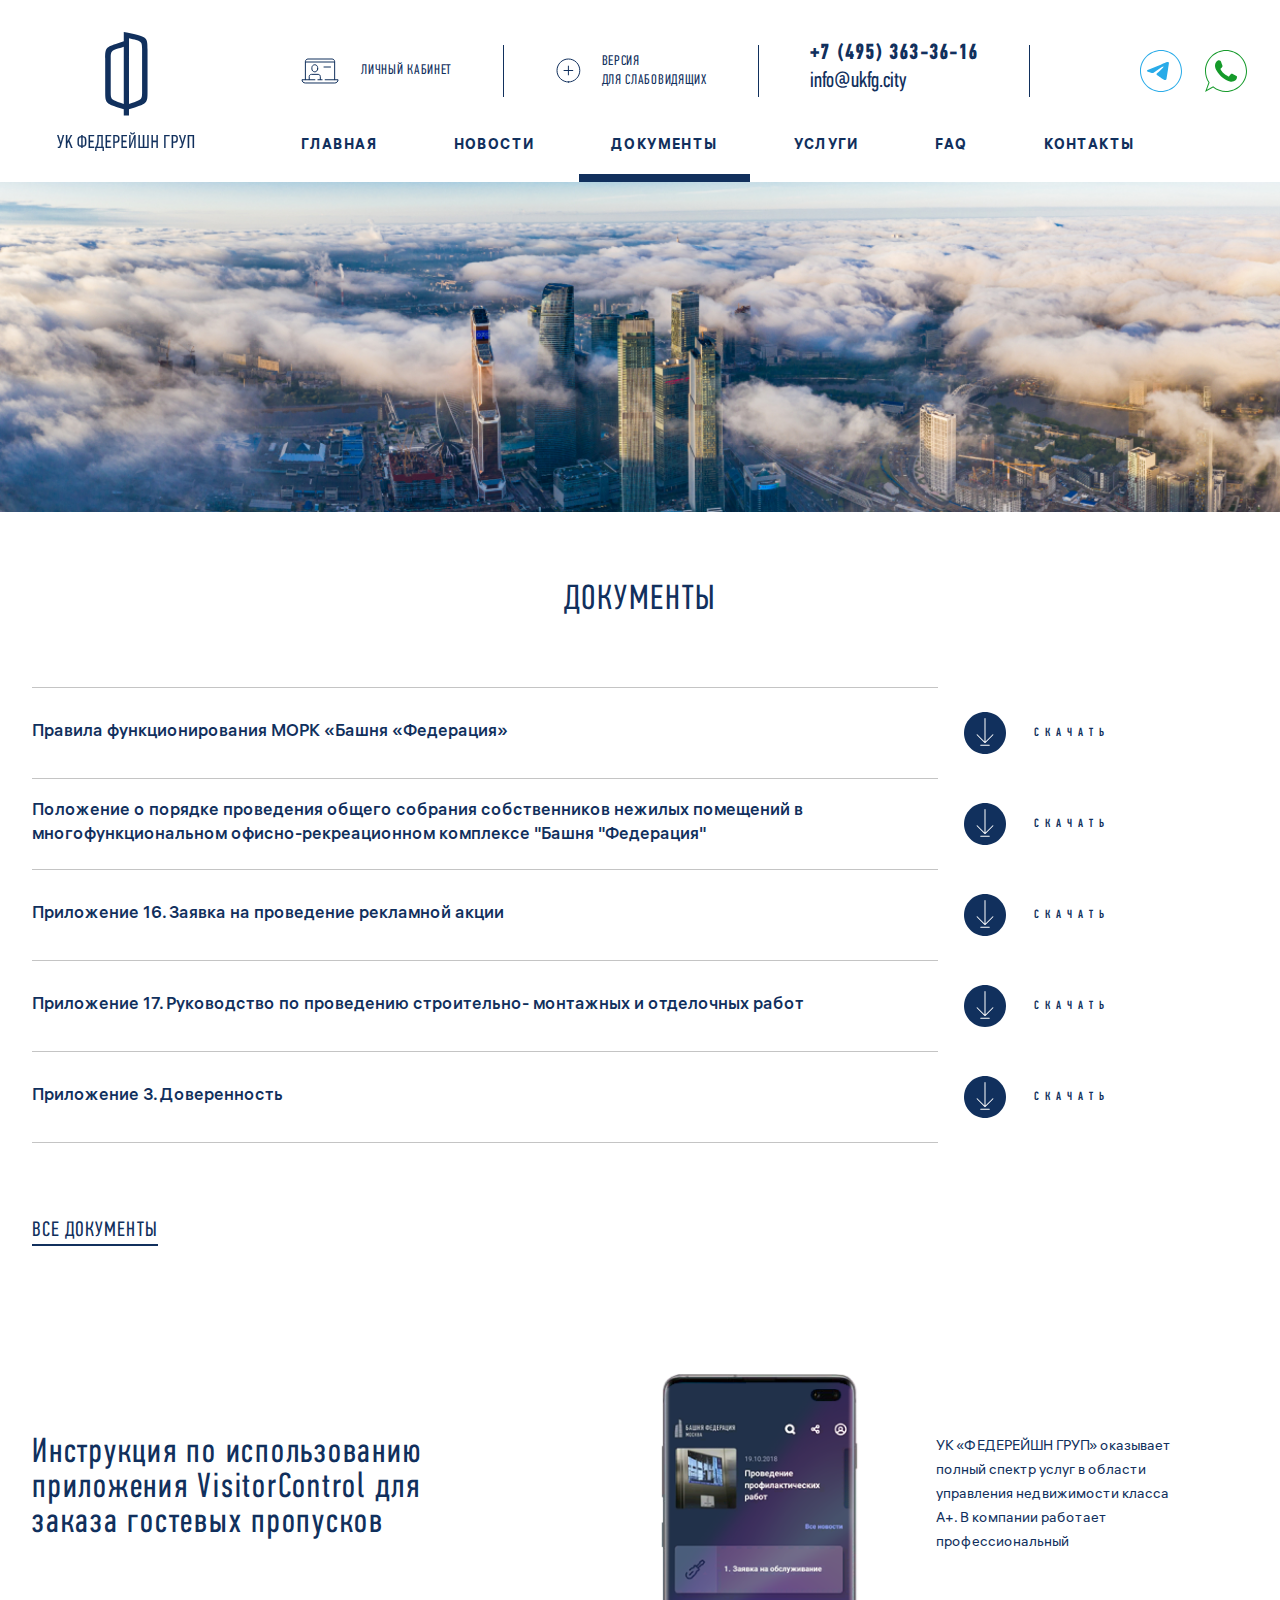
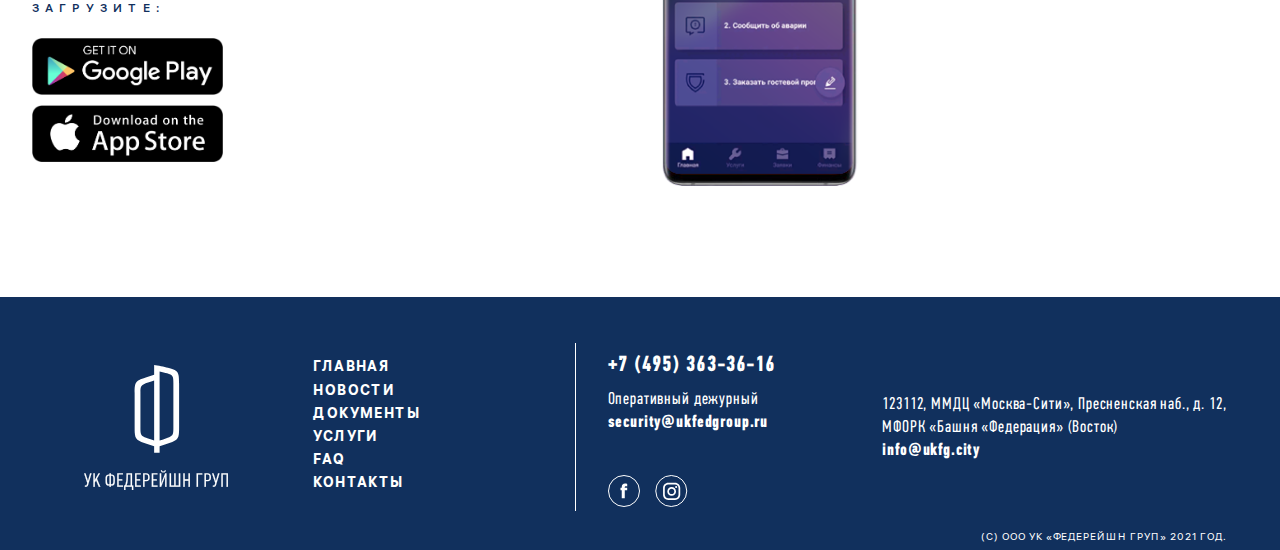
<file: documents/index.html>
<!DOCTYPE html>
<html lang="ru">
   <head>
      <meta charset="UTF-8" />
      <meta content="width=device-width, initial-scale=1" name="viewport" />
      <title>УК Федерейшн Груп</title>
      <link rel="stylesheet" href="../css/style.css" />
      <link rel="stylesheet" href="../letsee/letsee.css"/>
      <link rel="stylesheet" href="../css/documents.css" />
   </head>
   <body>
      <div class="wrapper">
         <header class="header">
            <div class="container">
               <div class="header__row">
                  <a href="../index.html">
                     <div class="header__logo">
                        <div class="header__img"></div>
                     </div>
                  </a>
                  <div class="header__bar">
                     <div class="header__icons">
                        <div class="header__lk">
                           <a href="#">
                              <div class="header__profile">
                                 <p>личный кабинет</p>
                              </div>
                           </a>
                        </div>
                        <div class="header__line"></div>
                        <div class="header__version">
                           <a href="javascript://" onclick="letsee_toggle_panel()">
                              <div class="header__blind">
                                 <p>версия<br />для слабовидящих</p>
                              </div>
                           </a>
                        </div>
                        <div class="header__line"></div>
                        <div class="header__contacts">
                           <a href="tel:+74953633616"><div class="header__phone">+7 (495) 363-36-16</div></a>
                           <a href="mailto:info@ukfg.city" target="_blank">
                              <div class="header__mail">info@ukfg.city</div>
                           </a>
                        </div>
                        <div class="header__line"></div>
                        <a href="tel:+74953633616" class="header__call">
                        </a>
                        <div class="header__app">
                           <a href="#">
                              <div class="header__name header__name_1">
                              </div>
                           </a>
                           <a href="#">
                              <div class="header__name header__name_2">
                              </div>
                           </a>
                        </div>
                     </div>
                     <div class="header__nav">
                        <div class="header__menu">
                           <div class="header__toggle header__toggle_icon">
                              <div class="header__burger"></div>
                           </div>
                           <ul class="header__list">
                              <li><a href="../index.html" class="header__list_hover">главная</a></li>
                              <li><a href="../news/index.html" class="header__list_hover">новости</a></li>
                              <li><a href="index.html" class="header__list_active">документы</a></li>
                              <li><a href="../service/index.html" class="header__list_hover">услуги</a></li>
                              <li><a href="../faq/index.html" class="header__list_hover">faq</a></li>
                              <li><a href="../contact/index.html" class="header__list_hover">контакты</a></li>
                           </ul>
                           <div class="header__popup">  
                              <div id="dialog" class="windows">
                                 <div class="top"><a href="#" class="link close"></a></div>
                                 <div class="text">общий телефон заказа услуг:</div>
                                 <a href="tel:+74951112233"><div class="phone">+ 7 (495) 111 22 33</div></a>
                                 <div class="app">Быстрая связь:</div>
                                 <div class="columns__app">
                                    <a href="#">
                                       <div class="columns__name columns__name_1">
                                       </div>
                                    </a>
                                    <a href="#">
                                       <div class="columns__name columns__name_2">
                                       </div>
                                    </a>
                                 </div>
                              </div>
                           </div>
                        </div>
                     </div>
                  </div>
               </div>
            </div>
         </header>
         <div class="content">
            <div class="columns">             
               <div class="columns__full">
                  <div class="columns__image">
                     <img src="../img/picture1__documents.jpg">
                     </img>
                  </div>
               </div>
               <div class="columns__documents">
                  <h1 class="letsee-guard">документы</h1>
                  <div class="columns__links">
                     <div class="columns__lines"></div>
                     <div class="columns__link columns__link_1">
                        <div class="columns__text"><h2>Правила функционирования МОРК «Башня «Федерация»</h2></div>
                        <div class="columns__upload">
                           <div class="columns__button">
                              <a href="#">
                                 <div class="columns__add">
                                    <p>скачать</p>
                                 </div>
                              </a>
                           </div>
                        </div>
                     </div>
                     <div class="columns__lines"></div>
                     <div class="columns__link columns__link_2">
                        <div class="columns__text"><h2>Положение о порядке проведения общего собрания собственников нежилых помещений в многофункциональном офисно-рекреационном комплексе "Башня "Федерация"</h2></div>
                        <div class="columns__upload">
                           <div class="columns__button">
                              <a href="#">
                                 <div class="columns__add">
                                    <p>скачать</p>
                                 </div>
                              </a>
                           </div>
                        </div>
                     </div>
                     <div class="columns__lines"></div>
                     <div class="columns__link columns__link_3">
                        <div class="columns__text"><h2>Приложение 16. Заявка на проведение рекламной акции</h2></div>
                        <div class="columns__upload">
                           <div class="columns__button">
                              <a href="#">
                                 <div class="columns__add">
                                    <p>скачать</p>
                                 </div>
                              </a>
                           </div>
                        </div>
                     </div>
                     <div class="columns__lines"></div>
                     <div class="columns__link columns__link_4">
                        <div class="columns__text"><h2>Приложение 17. Руководство по проведению строительно- монтажных и отделочных работ</h2></div>
                        <div class="columns__upload">
                           <div class="columns__button">
                              <a href="#">
                                 <div class="columns__add">
                                    <p>скачать</p>
                                 </div>
                              </a>
                           </div>
                        </div>
                     </div>
                     <div class="columns__lines"></div>
                     <div class="columns__link columns__link_5">
                        <div class="columns__text"><h2>Приложение 3. Доверенность</h2></div>
                        <div class="columns__upload">
                           <div class="columns__button">
                              <a href="#">
                                 <div class="columns__add">
                                    <p>скачать</p>
                                 </div>
                              </a>
                           </div>
                        </div>
                     </div>
                     <div class="columns__lines"></div>
                  </div>
                  <a href="#" class="columns__all">Все документы</a>
               </div>
            </div>
         </div>
         <footer class="footer">
            <div class="columns__container">
               <div class="container">
                  <div class="columns__application">
                     <div class="columns__load">
                        <div class="columns__for">
                        Инструкция по использованию приложения VisitorControl для
                        заказа гостевых пропусков
                        </div>
                        <div class="columns__download">
                           <p>загрузите:</p>
                           <a href="https://play.google.com/store" target="_blank">
                              <img src="../img/google.png" alt="picture" />
                           </a>
                           <a class="columns__store" href="https://www.apple.com/ru/app-store/" target="_blank">
                              <img src="../img/app-store.png" alt="picture" />
                           </a>
                        </div>
                     </div>
                     <div class="columns__phone">
                        <div class="columns__mobile">
                           <img src="../img/tel.png" alt="picture" />
                        </div>
                        <div class="columns__professional">
                        УК «ФЕДЕРЕЙШН ГРУП» оказывает полный спектр услуг в области
                        управления недвижимости класса А+. В компании работает
                        профессиональный
                        </div>
                     </div>
                  </div>
               </div>
            </div>
            <div class="container container__footer">
               <div class="footer__row">
                  <div class="footer__logo">
                     <div class="footer__img"></div>
                  </div>
                  <div class="footer__nav">
                     <div class="footer__menu">
                        <ul class="footer__list">
                           <li><a href="../index.html">главная</a></li>
                           <li><a href="../news/index.html">новости</a></li>
                           <li><a href="index.html">документы</a></li>
                           <li><a href="../service/index.html">услуги</a></li>
                           <li><a href="../faq/index.html">faq</a></li>
                           <li><a href="../contact/index.html">контакты</a></li>
                        </ul>
                     </div>
                  </div>
                  <div class="footer__contact">
                     <a href="tel:+74953633616"><div class="footer__phone">+7 (495) 363-36-16</div></a>
                     <div class="footer__mail">Оперативный дежурный<br/><a href="mailto:security@ukfedgroup.ru" target="_blank"><span>security@ukfedgroup.ru</span></a></div>
                     <div class="footer__social">
                        <a class="footer__fb" href="https://ru-ru.facebook.com/" target="_blank"></a>
                        <a class="footer__in" href="https://www.instagram.com/" target="_blank"></a>
                     </div>
                  </div>
                  <div class="footer__info">123112, ММДЦ «Москва-Сити», Пресненская наб., д. 12, МФОРК «Башня «Федерация» (Восток)
                     <a href="mailto:info@ukfg.city" target="_blank">info@ukfg.city</a>
                  </div>
               </div>
               <p class="footer__copy">(С) ООО УК «ФЕДЕРЕЙШН ГРУП» 2021 год.</p>
            </div>
         </footer>
      </div>
      <script src="https://code.jquery.com/jquery-3.5.1.min.js"></script>
      <script src="../js/main.js"></script>
      <script src="../letsee/letsee.js"></script>
   </body>
</html>
</file>
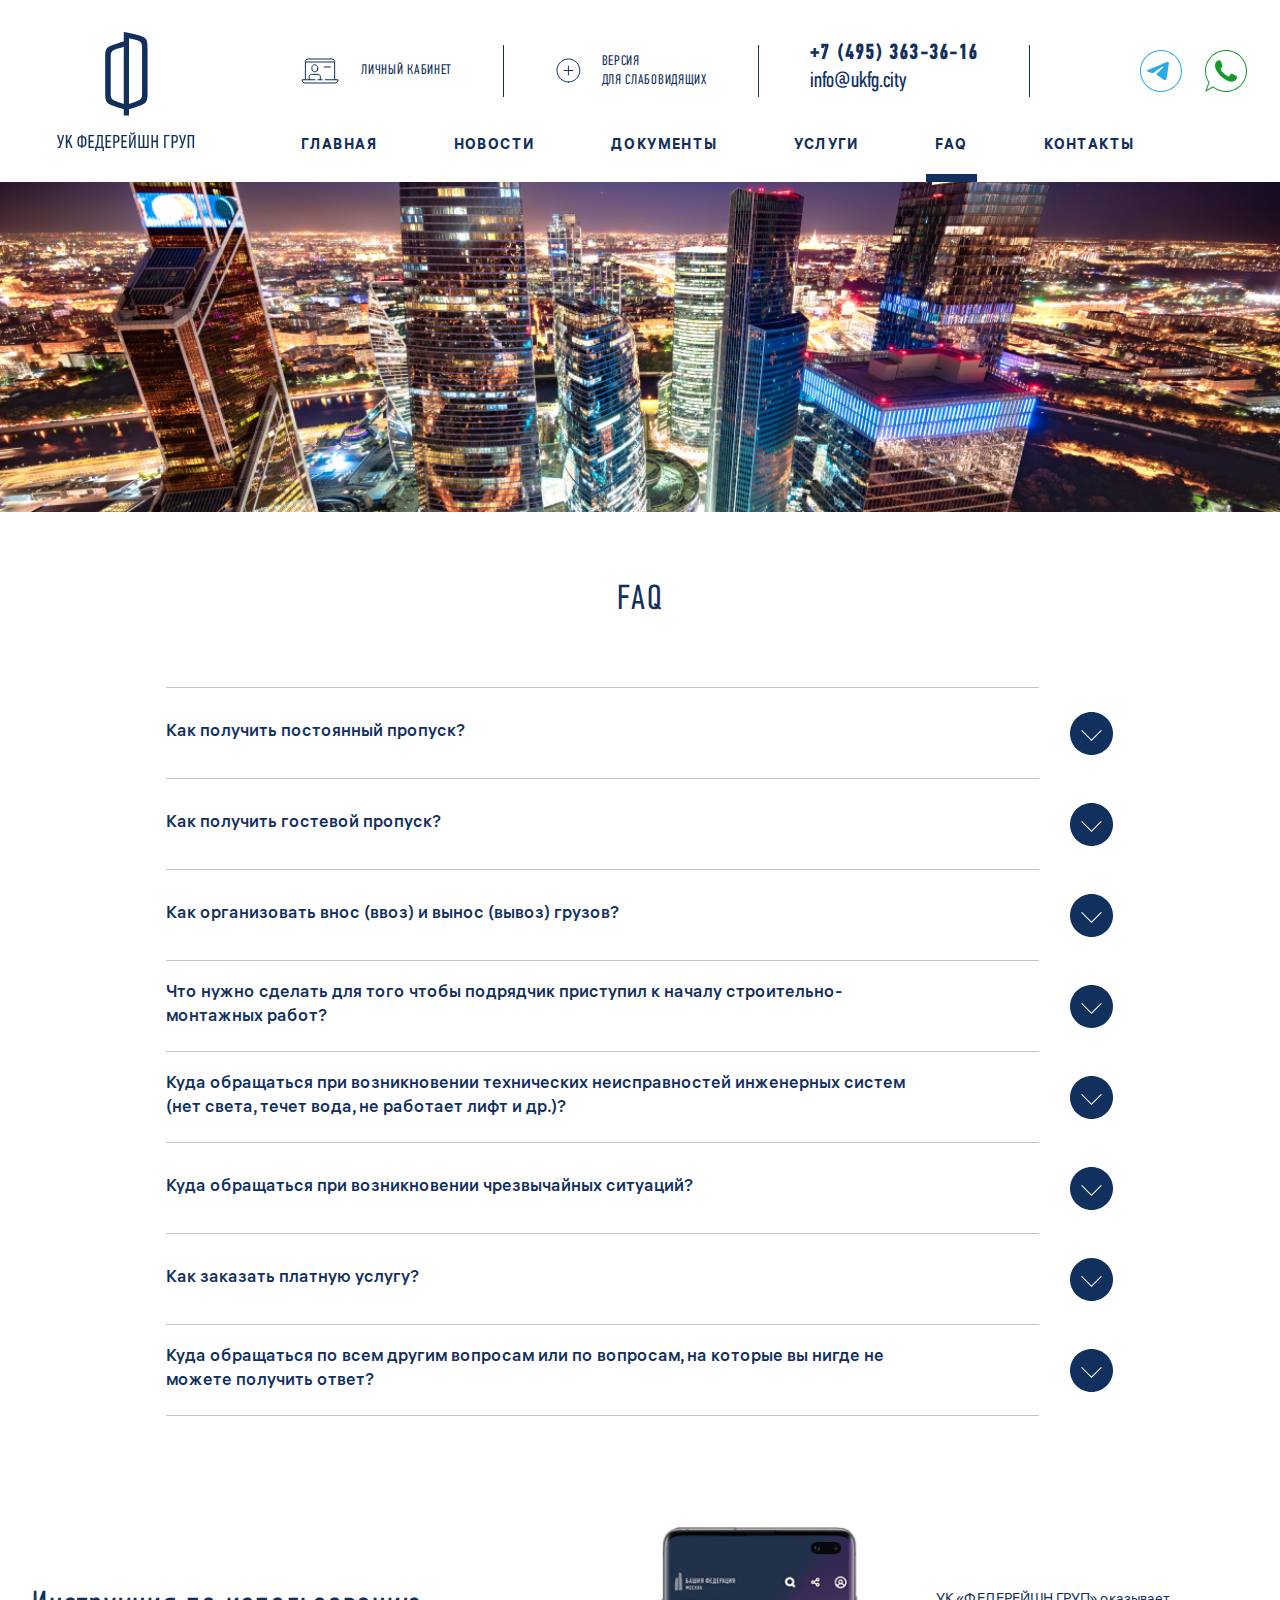
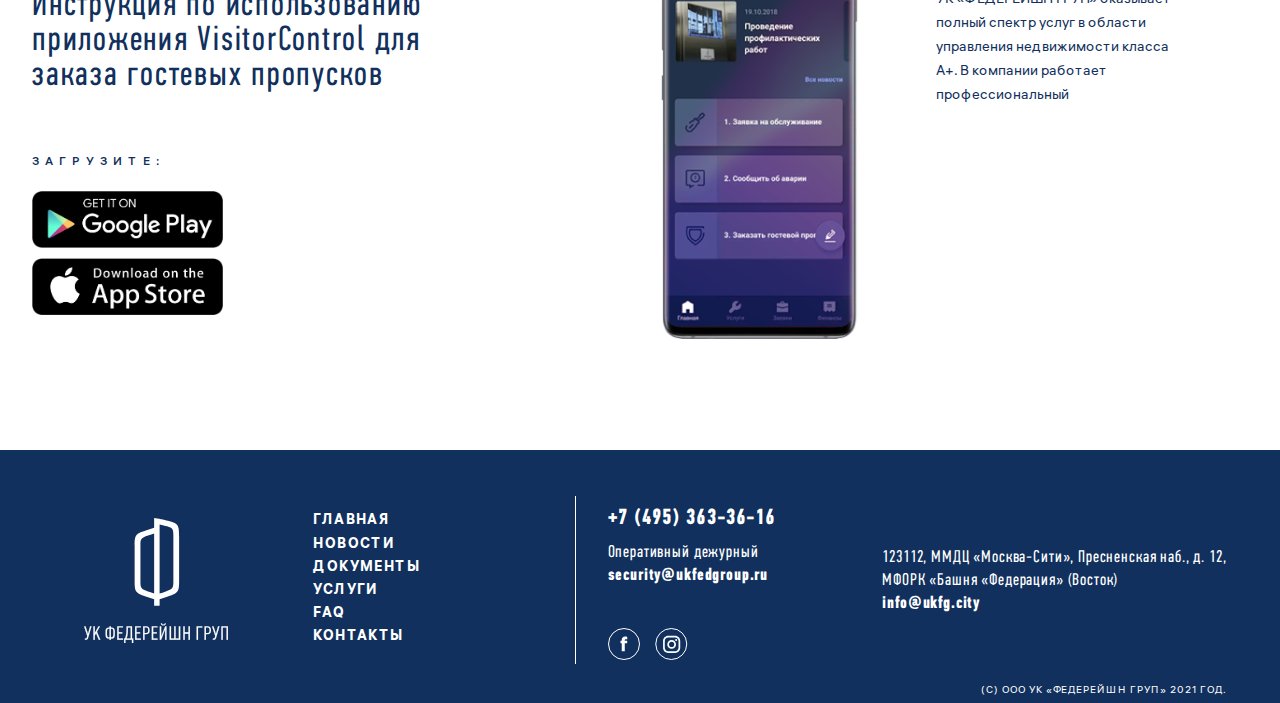
<file: faq/index.html>
<!DOCTYPE html>
<html lang="ru">
   <head>
      <meta charset="UTF-8" />
      <meta content="width=device-width, initial-scale=1" name="viewport" />
      <title>УК Федерейшн Груп</title>
      <link rel="stylesheet" href="../css/style.css" />
      <link rel="stylesheet" href="../letsee/letsee.css"/>
      <link rel="stylesheet" href="../css/faq.css" />
   </head>
   <body>
      <div class="wrapper">
         <header class="header">
            <div class="container">
               <div class="header__row">
                  <a href="../index.html">
                     <div class="header__logo">
                        <div class="header__img"></div>
                     </div>
                  </a>
                  <div class="header__bar">
                     <div class="header__icons">
                        <div class="header__lk">
                           <a href="#">
                              <div class="header__profile">
                                 <p>личный кабинет</p>
                              </div>
                           </a>
                        </div>
                        <div class="header__line"></div>
                        <div class="header__version">
                           <a href="javascript://" onclick="letsee_toggle_panel()">
                              <div class="header__blind">
                                 <p>версия<br />для слабовидящих</p>
                              </div>
                           </a>
                        </div>
                        <div class="header__line"></div>
                        <div class="header__contacts">
                           <a href="tel:+74953633616"><div class="header__phone">+7 (495) 363-36-16</div></a>
                           <a href="mailto:info@ukfg.city" target="_blank">
                              <div class="header__mail">info@ukfg.city</div>
                           </a>
                        </div>
                        <div class="header__line"></div>
                        <a href="tel:+74953633616" class="header__call">
                        </a>
                        <div class="header__app">
                           <a href="#">
                              <div class="header__name header__name_1">
                              </div>
                           </a>
                           <a href="#">
                              <div class="header__name header__name_2">
                              </div>
                           </a>
                        </div>
                     </div>
                     <div class="header__nav">
                        <div class="header__menu">
                           <div class="header__toggle header__toggle_icon">
                              <div class="header__burger"></div>
                           </div>
                           <ul class="header__list">
                              <li><a href="../index.html" class="header__list_hover">главная</a></li>
                              <li><a href="../news/index.html" class="header__list_hover">новости</a></li>
                              <li><a href="../documents/index.html" class="header__list_hover">документы</a></li>
                              <li><a href="../service/index.html" class="header__list_hover">услуги</a></li>
                              <li><a href="index.html" class="header__list_active">faq</a></li>
                              <li><a href="../contact/index.html" class="header__list_hover">контакты</a></li>
                           </ul>
                           <div class="header__popup">  
                              <div id="dialog" class="windows">
                                 <div class="top"><a href="#" class="link close"></a></div>
                                 <div class="text">общий телефон заказа услуг:</div>
                                 <a href="tel:+74951112233"><div class="phone">+ 7 (495) 111 22 33</div></a>
                                 <div class="app">Быстрая связь:</div>
                                 <div class="columns__app">
                                    <a href="#">
                                       <div class="columns__name columns__name_1">
                                       </div>
                                    </a>
                                    <a href="#">
                                       <div class="columns__name columns__name_2">
                                       </div>
                                    </a>
                                 </div>
                              </div>
                           </div>
                        </div>
                     </div>
                  </div>
               </div>
            </div>
         </header>
         <div class="content">
            <div class="columns">             
               <div class="columns__full">
                  <div class="columns__image">
                     <img src="../img/picture1__faq.jpg">
                     </img>
                  </div>
               </div>
               <div class="columns__faq">
                  <h1 class="letsee-guard">faq</h1>
                  <div class="columns__links">
                     <div class="columns__lines"></div>
                     <div class="columns__link columns__link_1">
                        <div class="columns__text columns__text_hide">
                           <div class="columns__blocks">
                              <h2>Как получить постоянный пропуск?</h2>
                              <div class="columns__upload columns__upload_hide">
                                 <div class="columns__button">
                                    <a href="#">
                                       <div class="columns__add columns__add_hide">
                                       </div>
                                    </a>
                                 </div>
                              </div>
                           </div>
                           <div class="columns__hide">
                              <h3>Для получения постоянного пропуска Вам нужно отправить на электронную почту <a href="mailto:access@ukfedgroup.ru">access@ukfedgroup.ru</a> следующую информацию:</h3>
                              <div class="columns__block">
                                 <ol>  
                                    <li>Заполненную заявку на постоянный пропуск (образец на сайте в разделе «Документы» <a href="#">Приложение №5</a>).</li>
                                    <li>Заполненное согласие на обработку персональных данных (образец на сайте в разделе «Документы» <a href="#">Приложение №6</a>).</li>
                                    <li>Скан-копию второй страницы паспорта.</li>
                                    <li>Фото в формате JPEG без головного убора и очков, которое будет размещено на пропуске.</li>
                                    <li>Подтверждение оплаты по <a href="#">реквизитам</a>(чек или платёжное поручение).</li>
                                 </ol> 
                              </div>   
                           </div>
                        </div>
                     </div>
                     <div class="columns__lines"></div>
                     <div class="columns__link columns__link_2">
                        <div class="columns__text columns__text_hide">
                           <div class="columns__blocks">
                              <h2>Как получить гостевой пропуск?</h2>
                              <div class="columns__upload columns__upload_hide">
                                 <div class="columns__button">
                                    <a href="#">
                                       <div class="columns__add columns__add_hide">
                                       </div>
                                    </a>
                                 </div>
                              </div>
                           </div>
                           <div class="columns__hide">
                              <h3>Для получения постоянного пропуска Вам нужно отправить на электронную почту <a href="mailto:access@ukfedgroup.ru">access@ukfedgroup.ru</a> следующую информацию:</h3>
                              <div class="columns__block">
                                 <ol>  
                                    <li>Заполненную заявку на постоянный пропуск (образец на сайте в разделе «Документы» <a href="#">Приложение №5</a>).</li>
                                    <li>Заполненное согласие на обработку персональных данных (образец на сайте в разделе «Документы» <a href="#">Приложение №6</a>).</li>
                                    <li>Скан-копию второй страницы паспорта.</li>
                                    <li>Фото в формате JPEG без головного убора и очков, которое будет размещено на пропуске.</li>
                                    <li>Подтверждение оплаты по <a href="#">реквизитам</a>(чек или платёжное поручение).</li>
                                 </ol> 
                              </div>   
                           </div>
                        </div>
                     </div>
                     <div class="columns__lines"></div>
                     <div class="columns__link columns__link_3">
                        <div class="columns__text columns__text_hide">
                           <div class="columns__blocks">
                              <h2>Как организовать внос (ввоз) и вынос (вывоз) грузов?</h2>
                              <div class="columns__upload columns__upload_hide">
                                 <div class="columns__button">
                                    <a href="#">
                                       <div class="columns__add columns__add_hide">
                                       </div>
                                    </a>
                                 </div>
                              </div>
                           </div>
                           <div class="columns__hide">
                              <h3>Для получения постоянного пропуска Вам нужно отправить на электронную почту <a href="mailto:access@ukfedgroup.ru">access@ukfedgroup.ru</a> следующую информацию:</h3>
                              <div class="columns__block">
                                 <ol>  
                                    <li>Заполненную заявку на постоянный пропуск (образец на сайте в разделе «Документы» <a href="#">Приложение №5</a>).</li>
                                    <li>Заполненное согласие на обработку персональных данных (образец на сайте в разделе «Документы» <a href="#">Приложение №6</a>).</li>
                                    <li>Скан-копию второй страницы паспорта.</li>
                                    <li>Фото в формате JPEG без головного убора и очков, которое будет размещено на пропуске.</li>
                                    <li>Подтверждение оплаты по <a href="#">реквизитам</a>(чек или платёжное поручение).</li>
                                 </ol> 
                              </div>   
                           </div>
                        </div>
                     </div>
                     <div class="columns__lines"></div>
                     <div class="columns__link columns__link_4">
                        <div class="columns__text columns__text_hide">
                           <div class="columns__blocks">
                              <h2>Что нужно сделать для того чтобы подрядчик приступил к началу строительно-монтажных работ?</h2>
                              <div class="columns__upload columns__upload_hide">
                                 <div class="columns__button">
                                    <a href="#">
                                       <div class="columns__add columns__add_hide">
                                       </div>
                                    </a>
                                 </div>
                              </div>
                           </div>
                           <div class="columns__hide">
                              <h3>Для получения постоянного пропуска Вам нужно отправить на электронную почту <a href="mailto:access@ukfedgroup.ru">access@ukfedgroup.ru</a> следующую информацию:</h3>
                              <div class="columns__block">
                                 <ol>  
                                    <li>Заполненную заявку на постоянный пропуск (образец на сайте в разделе «Документы» <a href="#">Приложение №5</a>).</li>
                                    <li>Заполненное согласие на обработку персональных данных (образец на сайте в разделе «Документы» <a href="#">Приложение №6</a>).</li>
                                    <li>Скан-копию второй страницы паспорта.</li>
                                    <li>Фото в формате JPEG без головного убора и очков, которое будет размещено на пропуске.</li>
                                    <li>Подтверждение оплаты по <a href="#">реквизитам</a>(чек или платёжное поручение).</li>
                                 </ol> 
                              </div>   
                           </div>
                        </div>
                     </div>
                     <div class="columns__lines"></div>
                     <div class="columns__link columns__link_5">
                        <div class="columns__text columns__text_hide">
                           <div class="columns__blocks">
                              <h2>Куда обращаться при возникновении технических неисправностей инженерных систем (нет света, течет вода, не работает лифт и др.)?</h2>
                              <div class="columns__upload columns__upload_hide">
                                 <div class="columns__button">
                                    <a href="#">
                                       <div class="columns__add columns__add_hide">
                                       </div>
                                    </a>
                                 </div>
                              </div>
                           </div>
                           <div class="columns__hide">
                              <h3>Для получения постоянного пропуска Вам нужно отправить на электронную почту <a href="mailto:access@ukfedgroup.ru">access@ukfedgroup.ru</a> следующую информацию:</h3>
                              <div class="columns__block">
                                 <ol>  
                                    <li>Заполненную заявку на постоянный пропуск (образец на сайте в разделе «Документы» <a href="#">Приложение №5</a>).</li>
                                    <li>Заполненное согласие на обработку персональных данных (образец на сайте в разделе «Документы» <a href="#">Приложение №6</a>).</li>
                                    <li>Скан-копию второй страницы паспорта.</li>
                                    <li>Фото в формате JPEG без головного убора и очков, которое будет размещено на пропуске.</li>
                                    <li>Подтверждение оплаты по <a href="#">реквизитам</a>(чек или платёжное поручение).</li>
                                 </ol> 
                              </div>   
                           </div>
                        </div>
                     </div>
                     <div class="columns__lines columns__lines_none"></div>
                     <div class="columns__link columns__link_6">
                        <div class="columns__text columns__text_hide">
                           <div class="columns__blocks">
                              <h2>Куда обращаться при возникновении чрезвычайных ситуаций?</h2>
                              <div class="columns__upload columns__upload_hide">
                                 <div class="columns__button">
                                    <a href="#">
                                       <div class="columns__add columns__add_hide">
                                       </div>
                                    </a>
                                 </div>
                              </div>
                           </div>
                           <div class="columns__hide">
                              <h3>Для получения постоянного пропуска Вам нужно отправить на электронную почту <a href="mailto:access@ukfedgroup.ru">access@ukfedgroup.ru</a> следующую информацию:</h3>
                              <div class="columns__block">
                                 <ol>  
                                    <li>Заполненную заявку на постоянный пропуск (образец на сайте в разделе «Документы» <a href="#">Приложение №5</a>).</li>
                                    <li>Заполненное согласие на обработку персональных данных (образец на сайте в разделе «Документы» <a href="#">Приложение №6</a>).</li>
                                    <li>Скан-копию второй страницы паспорта.</li>
                                    <li>Фото в формате JPEG без головного убора и очков, которое будет размещено на пропуске.</li>
                                    <li>Подтверждение оплаты по <a href="#">реквизитам</a>(чек или платёжное поручение).</li>
                                 </ol> 
                              </div>   
                           </div>
                        </div>
                     </div>
                     <div class="columns__lines columns__lines_none"></div>
                     <div class="columns__link columns__link_7">
                        <div class="columns__text columns__text_hide">
                           <div class="columns__blocks">
                              <h2>Как заказать платную услугу?</h2>
                              <div class="columns__upload columns__upload_hide">
                                 <div class="columns__button">
                                    <a href="#">
                                       <div class="columns__add columns__add_hide">
                                       </div>
                                    </a>
                                 </div>
                              </div>
                           </div>
                           <div class="columns__hide">
                              <h3>Для получения постоянного пропуска Вам нужно отправить на электронную почту <a href="mailto:access@ukfedgroup.ru">access@ukfedgroup.ru</a> следующую информацию:</h3>
                              <div class="columns__block">
                                 <ol>  
                                    <li>Заполненную заявку на постоянный пропуск (образец на сайте в разделе «Документы» <a href="#">Приложение №5</a>).</li>
                                    <li>Заполненное согласие на обработку персональных данных (образец на сайте в разделе «Документы» <a href="#">Приложение №6</a>).</li>
                                    <li>Скан-копию второй страницы паспорта.</li>
                                    <li>Фото в формате JPEG без головного убора и очков, которое будет размещено на пропуске.</li>
                                    <li>Подтверждение оплаты по <a href="#">реквизитам</a>(чек или платёжное поручение).</li>
                                 </ol> 
                              </div>   
                           </div>
                        </div>
                     </div>
                     <div class="columns__lines columns__lines_none"></div>
                     <div class="columns__link columns__link_8">
                        <div class="columns__text columns__text_hide">
                           <div class="columns__blocks">
                              <h2>Куда обращаться по всем другим вопросам или по вопросам, на которые вы нигде не можете получить ответ?</h2>
                              <div class="columns__upload columns__upload_hide">
                                 <div class="columns__button">
                                    <a href="#">
                                       <div class="columns__add columns__add_hide">
                                       </div>
                                    </a>
                                 </div>
                              </div>
                           </div>
                           <div class="columns__hide">
                              <h3>Для получения постоянного пропуска Вам нужно отправить на электронную почту <a href="mailto:access@ukfedgroup.ru">access@ukfedgroup.ru</a> следующую информацию:</h3>
                              <div class="columns__block">
                                 <ol>  
                                    <li>Заполненную заявку на постоянный пропуск (образец на сайте в разделе «Документы» <a href="#">Приложение №5</a>).</li>
                                    <li>Заполненное согласие на обработку персональных данных (образец на сайте в разделе «Документы» <a href="#">Приложение №6</a>).</li>
                                    <li>Скан-копию второй страницы паспорта.</li>
                                    <li>Фото в формате JPEG без головного убора и очков, которое будет размещено на пропуске.</li>
                                    <li>Подтверждение оплаты по <a href="#">реквизитам</a>(чек или платёжное поручение).</li>
                                 </ol> 
                              </div>   
                           </div>
                        </div>
                     </div>
                     <div class="columns__lines columns__lines_none"></div>
                  </div>
               </div>
            </div>
         </div>
         <footer class="footer">
            <div class="columns__container">
               <div class="container">
                  <div class="columns__application">
                     <div class="columns__load">
                        <div class="columns__for">
                        Инструкция по использованию приложения VisitorControl для
                        заказа гостевых пропусков
                        </div>
                        <div class="columns__download">
                           <p>загрузите:</p>
                           <a href="https://play.google.com/store" target="_blank">
                              <img src="../img/google.png" alt="picture" />
                           </a>
                           <a class="columns__store" href="https://www.apple.com/ru/app-store/" target="_blank">
                              <img src="../img/app-store.png" alt="picture" />
                           </a>
                        </div>
                     </div>
                     <div class="columns__phone">
                        <div class="columns__mobile">
                           <img src="../img/tel.png" alt="picture" />
                        </div>
                        <div class="columns__professional">
                        УК «ФЕДЕРЕЙШН ГРУП» оказывает полный спектр услуг в области
                        управления недвижимости класса А+. В компании работает
                        профессиональный
                        </div>
                     </div>
                  </div>
               </div>
            </div>
            <div class="container container__footer">
               <div class="footer__row">
                  <div class="footer__logo">
                     <div class="footer__img"></div>
                  </div>
                  <div class="footer__nav">
                     <div class="footer__menu">
                        <ul class="footer__list">
                           <li><a href="../index.html">главная</a></li>
                           <li><a href="../news/index.html">новости</a></li>
                           <li><a href="../documents/">документы</a></li>
                           <li><a href="../service/index.html">услуги</a></li>
                           <li><a href="index.html">faq</a></li>
                           <li><a href="../contact/index.html">контакты</a></li>
                        </ul>
                     </div>
                  </div>
                  <div class="footer__contact">
                     <a href="tel:+74953633616"><div class="footer__phone">+7 (495) 363-36-16</div></a>
                     <div class="footer__mail">Оперативный дежурный<br/><a href="mailto:security@ukfedgroup.ru" target="_blank"><span>security@ukfedgroup.ru</span></a></div>
                     <div class="footer__social">
                        <a class="footer__fb" href="https://ru-ru.facebook.com/" target="_blank"></a>
                        <a class="footer__in" href="https://www.instagram.com/" target="_blank"></a>
                     </div>
                  </div>
                  <div class="footer__info">123112, ММДЦ «Москва-Сити», Пресненская наб., д. 12, МФОРК «Башня «Федерация» (Восток)
                     <a href="mailto:info@ukfg.city" target="_blank">info@ukfg.city</a>
                  </div>
               </div>
               <p class="footer__copy">(С) ООО УК «ФЕДЕРЕЙШН ГРУП» 2021 год.</p>
            </div>
         </footer>
      </div>
      <script src="https://code.jquery.com/jquery-3.5.1.min.js"></script>
      <script src="../js/main.js"></script>
      <script src="../letsee/letsee.js"></script>
   </body>
</html>
</file>
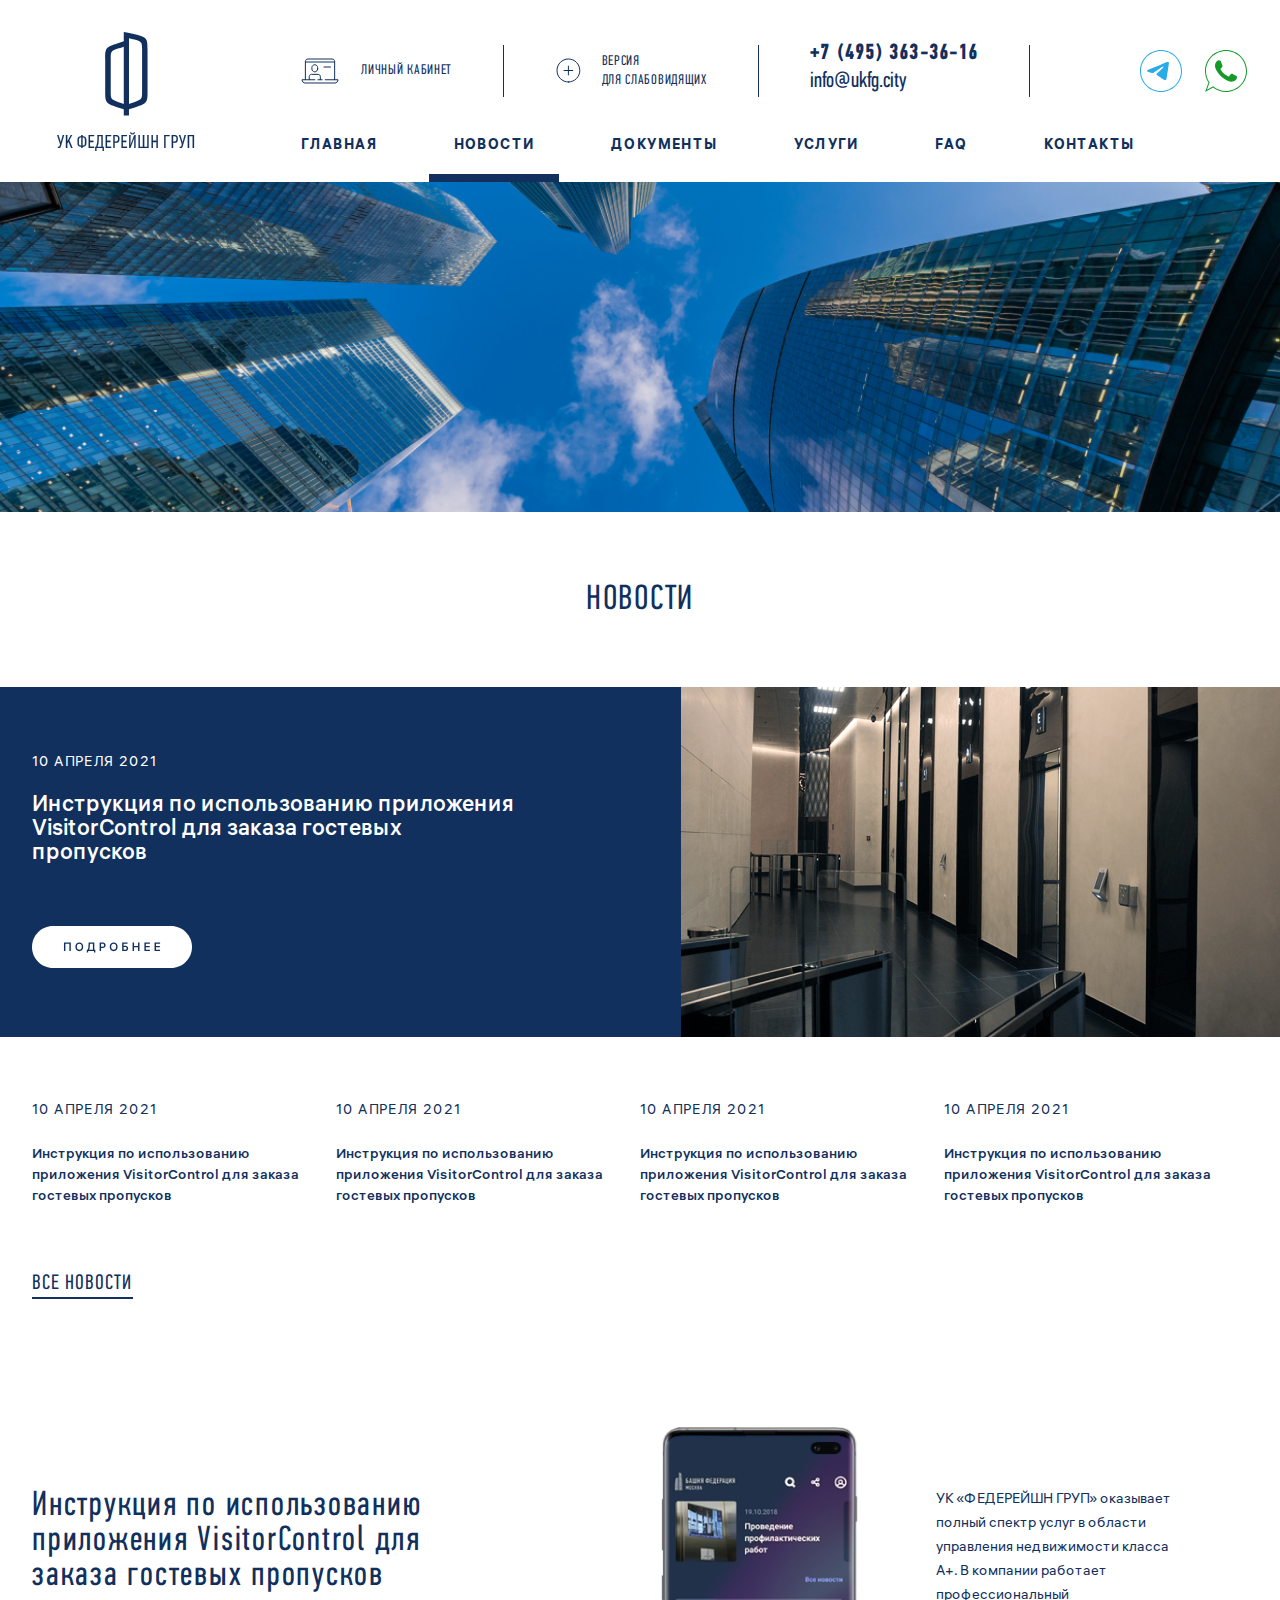
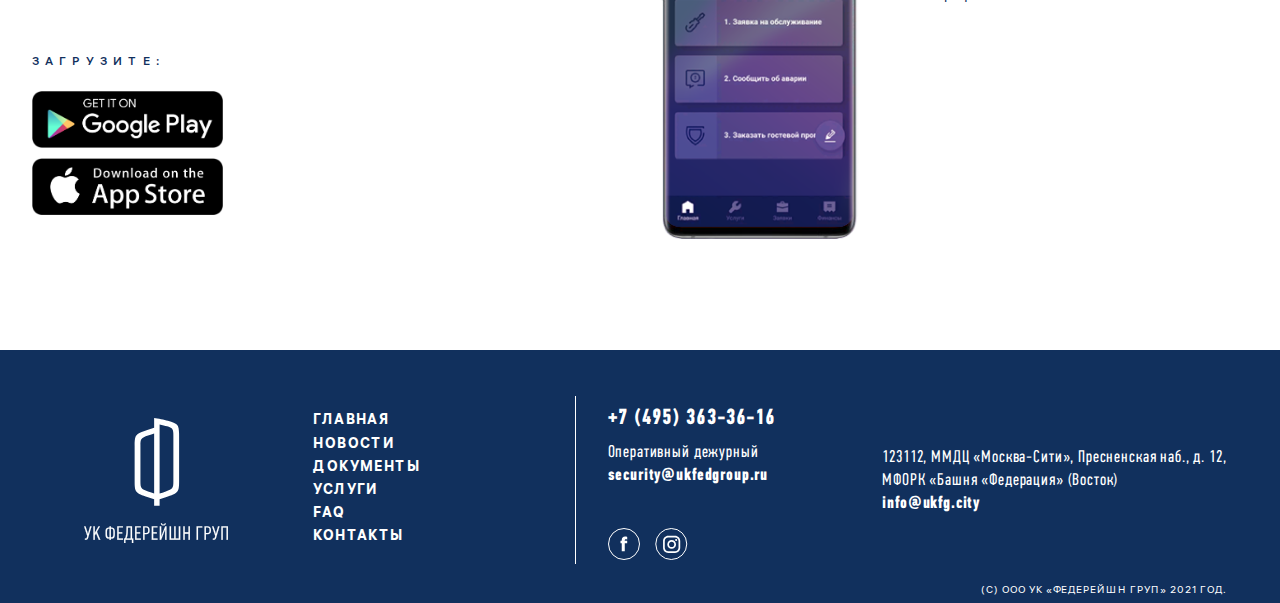
<file: news/index.html>
<!DOCTYPE html>
<html lang="ru">
   <head>
      <meta charset="UTF-8" />
      <meta content="width=device-width, initial-scale=1" name="viewport" />
      <title>УК Федерейшн Груп</title>
      <link rel="stylesheet" href="../css/style.css" />
      <link rel="stylesheet" href="../letsee/letsee.css"/>
      <link rel="stylesheet" href="../css/news.css" />
   </head>
   <body>
      <div class="wrapper">
         <header class="header">
            <div class="container">
               <div class="header__row">
                  <a href="../index.html">
                     <div class="header__logo">
                        <div class="header__img"></div>
                     </div>
                  </a>
                  <div class="header__bar">
                     <div class="header__icons">
                        <div class="header__lk">
                           <a href="#">
                              <div class="header__profile">
                                 <p>личный кабинет</p>
                              </div>
                           </a>
                        </div>
                        <div class="header__line"></div>
                        <div class="header__version">
                           <a href="javascript://" onclick="letsee_toggle_panel()">
                              <div class="header__blind">
                                 <p>версия<br />для слабовидящих</p>
                              </div>
                           </a>
                        </div>
                        <div class="header__line"></div>
                        <div class="header__contacts">
                           <a href="tel:+74953633616"><div class="header__phone">+7 (495) 363-36-16</div></a>
                           <a href="mailto:info@ukfg.city" target="_blank">
                              <div class="header__mail">info@ukfg.city</div>
                           </a>
                        </div>
                        <div class="header__line"></div>
                        <a href="tel:+74953633616" class="header__call">
                        </a>
                        <div class="header__app">
                           <a href="#">
                              <div class="header__name header__name_1">
                              </div>
                           </a>
                           <a href="#">
                              <div class="header__name header__name_2">
                              </div>
                           </a>
                        </div>
                     </div>
                     <div class="header__nav">
                        <div class="header__menu">
                           <div class="header__toggle header__toggle_icon">
                              <div class="header__burger"></div>
                           </div>
                           <ul class="header__list">
                              <li><a href="../index.html" class="header__list_hover">главная</a></li>
                              <li><a href="index.html" class="header__list_active">новости</a></li>
                              <li><a href="../documents/index.html" class="header__list_hover">документы</a></li>
                              <li><a href="../service/index.html" class="header__list_hover">услуги</a></li>
                              <li><a href="../faq/index.html" class="header__list_hover">faq</a></li>
                              <li><a href="../contact/index.html" class="header__list_hover">контакты</a></li>
                           </ul>
                           <div class="header__popup">  
                              <div id="dialog" class="windows">
                                 <div class="top"><a href="#" class="link close"></a></div>
                                 <div class="text">общий телефон заказа услуг:</div>
                                 <a href="tel:+74951112233"><div class="phone">+ 7 (495) 111 22 33</div></a>
                                 <div class="app">Быстрая связь:</div>
                                 <div class="columns__app">
                                    <a href="#">
                                       <div class="columns__name columns__name_1">
                                       </div>
                                    </a>
                                    <a href="#">
                                       <div class="columns__name columns__name_2">
                                       </div>
                                    </a>
                                 </div>
                              </div>
                           </div>
                        </div>
                     </div>
                  </div>
               </div>
            </div>
         </header>
         <div class="content">
            <div class="columns">             
               <div class="columns__full">
                  <div class="columns__image">
                     <img src="../img/picture1__news.jpg">
                     </img>
                  </div>
               </div>
               <div class="columns__news">
                  <h1 class="letsee-guard">новости</h1>
                  <div class="columns__window">
                     <div class="columns__fix">
                        <div class="columns__text">
                           <div class="columns__date">10 апреля 2021</div>
                           <div class="columns__instruction">Инструкция по использованию приложения<br/>VisitorControl для заказа гостевых<br/>пропусков</div>
                           <a href="#">
                              <div class="columns__detailed"></div>
                           </a>
                        </div>
                        <div class="columns__picture">
                           <img src="../img/picture2__news.jpg">
                           </img>
                        </div>
                     </div>
                  </div>
                  <div class="columns__events">
                     <a href="new_1/index.html">
                        <div class="columns__event columns__event_1">
                           <div class="columns__date">10 апреля 2021</div>
                           <div class="columns__instruction">Инструкция по использованию приложения VisitorControl для заказа гостевых пропусков</div>
                        </div>
                     </a>
                     <a href="new_1/index.html">
                     <div class="columns__event columns__event_2">
                        <div class="columns__date">10 апреля 2021</div>
                        <div class="columns__instruction">Инструкция по использованию приложения VisitorControl для заказа гостевых пропусков</div>
                     </div>
                     </a>
                     <a href="new_1/index.html">
                     <div class="columns__event columns__event_3">
                        <div class="columns__date columns">10 апреля 2021</div>
                        <div class="columns__instruction">Инструкция по использованию приложения VisitorControl для заказа гостевых пропусков</div>
                     </div>
                     </a>
                     <a href="new_1/index.html">
                     <div class="columns__event columns__event_4">
                        <div class="columns__date">10 апреля 2021</div>
                        <div class="columns__instruction">Инструкция по использованию приложения VisitorControl для заказа гостевых пропусков</div>
                     </div>
                     </a>
                     <a href="new_1/index.html">
                        <div class="columns__event columns__event_5 columns__event_hide">
                           <div class="columns__date">10 апреля 2021</div>
                           <div class="columns__instruction">Инструкция по использованию приложения VisitorControl для заказа гостевых пропусков</div>
                        </div>
                        </a>
                        <a href="new_1/index.html">
                     <div class="columns__event columns__event_5 columns__event_hide">
                        <div class="columns__date">10 апреля 2021</div>
                        <div class="columns__instruction">Инструкция по использованию приложения VisitorControl для заказа гостевых пропусков</div>
                     </div>
                     </a>
                  </div>
                  <a href="#" class="columns__all">Все новости</a>
               </div>
            </div>
         </div>
         <footer class="footer">
            <div class="columns__container">
               <div class="container">
                  <div class="columns__application">
                     <div class="columns__load">
                        <div class="columns__for">
                        Инструкция по использованию приложения VisitorControl для
                        заказа гостевых пропусков
                        </div>
                        <div class="columns__download">
                           <p>загрузите:</p>
                           <a href="https://play.google.com/store" target="_blank">
                              <img src="../img/google.png" alt="picture" />
                           </a>
                           <a class="columns__store" href="https://www.apple.com/ru/app-store/" target="_blank">
                              <img src="../img/app-store.png" alt="picture" />
                           </a>
                        </div>
                     </div>
                     <div class="columns__phone">
                        <div class="columns__mobile">
                           <img src="../img/tel.png" alt="picture" />
                        </div>
                        <div class="columns__professional">
                        УК «ФЕДЕРЕЙШН ГРУП» оказывает полный спектр услуг в области
                        управления недвижимости класса А+. В компании работает
                        профессиональный
                        </div>
                     </div>
                  </div>
               </div>
            </div>
            <div class="container container__footer">
               <div class="footer__row">
                  <div class="footer__logo">
                     <div class="footer__img"></div>
                  </div>
                  <div class="footer__nav">
                     <div class="footer__menu">
                        <ul class="footer__list">
                           <li><a href="../index.html">главная</a></li>
                           <li><a href="index.html">новости</a></li>
                           <li><a href="../documents/index.html">документы</a></li>
                           <li><a href="../service/index.html">услуги</a></li>
                           <li><a href="../faq/index.html">faq</a></li>
                           <li><a href="../contact/index.html">контакты</a></li>
                        </ul>
                     </div>
                  </div>
                  <div class="footer__contact">
                     <a href="tel:+74953633616"><div class="footer__phone">+7 (495) 363-36-16</div></a>
                     <div class="footer__mail">Оперативный дежурный<br/><a href="mailto:security@ukfedgroup.ru" target="_blank"><span>security@ukfedgroup.ru</span></a></div>
                     <div class="footer__social">
                        <a class="footer__fb" href="https://ru-ru.facebook.com/" target="_blank"></a>
                        <a class="footer__in" href="https://www.instagram.com/" target="_blank"></a>
                     </div>
                  </div>
                  <div class="footer__info">123112, ММДЦ «Москва-Сити», Пресненская наб., д. 12, МФОРК «Башня «Федерация» (Восток)
                     <a href="mailto:info@ukfg.city" target="_blank">info@ukfg.city</a>
                  </div>
               </div>
               <p class="footer__copy">(С) ООО УК «ФЕДЕРЕЙШН ГРУП» 2021 год.</p>
            </div>
         </footer>
      </div>
      <script src="https://code.jquery.com/jquery-3.5.1.min.js"></script>
      <script src="../js/main.js"></script>
      <script src="../letsee/letsee.js"></script>
   </body>
</html>
</file>
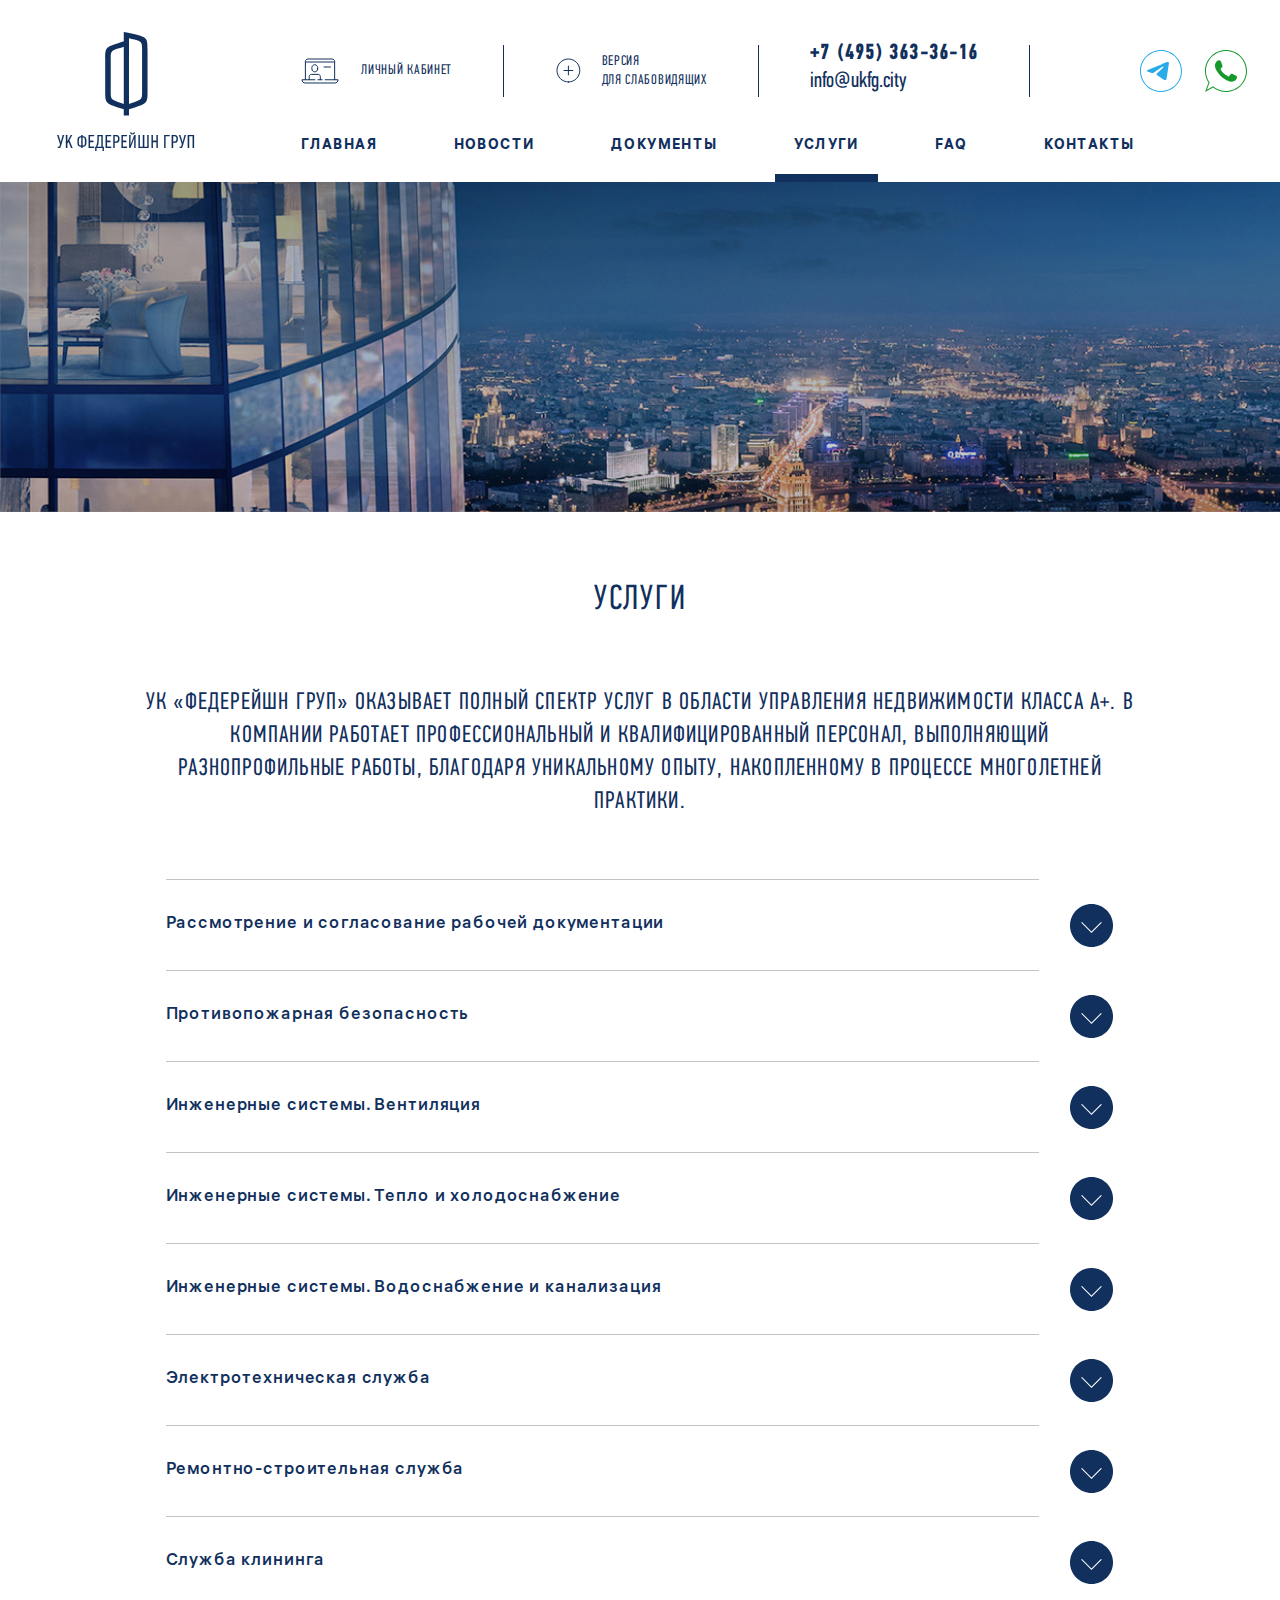
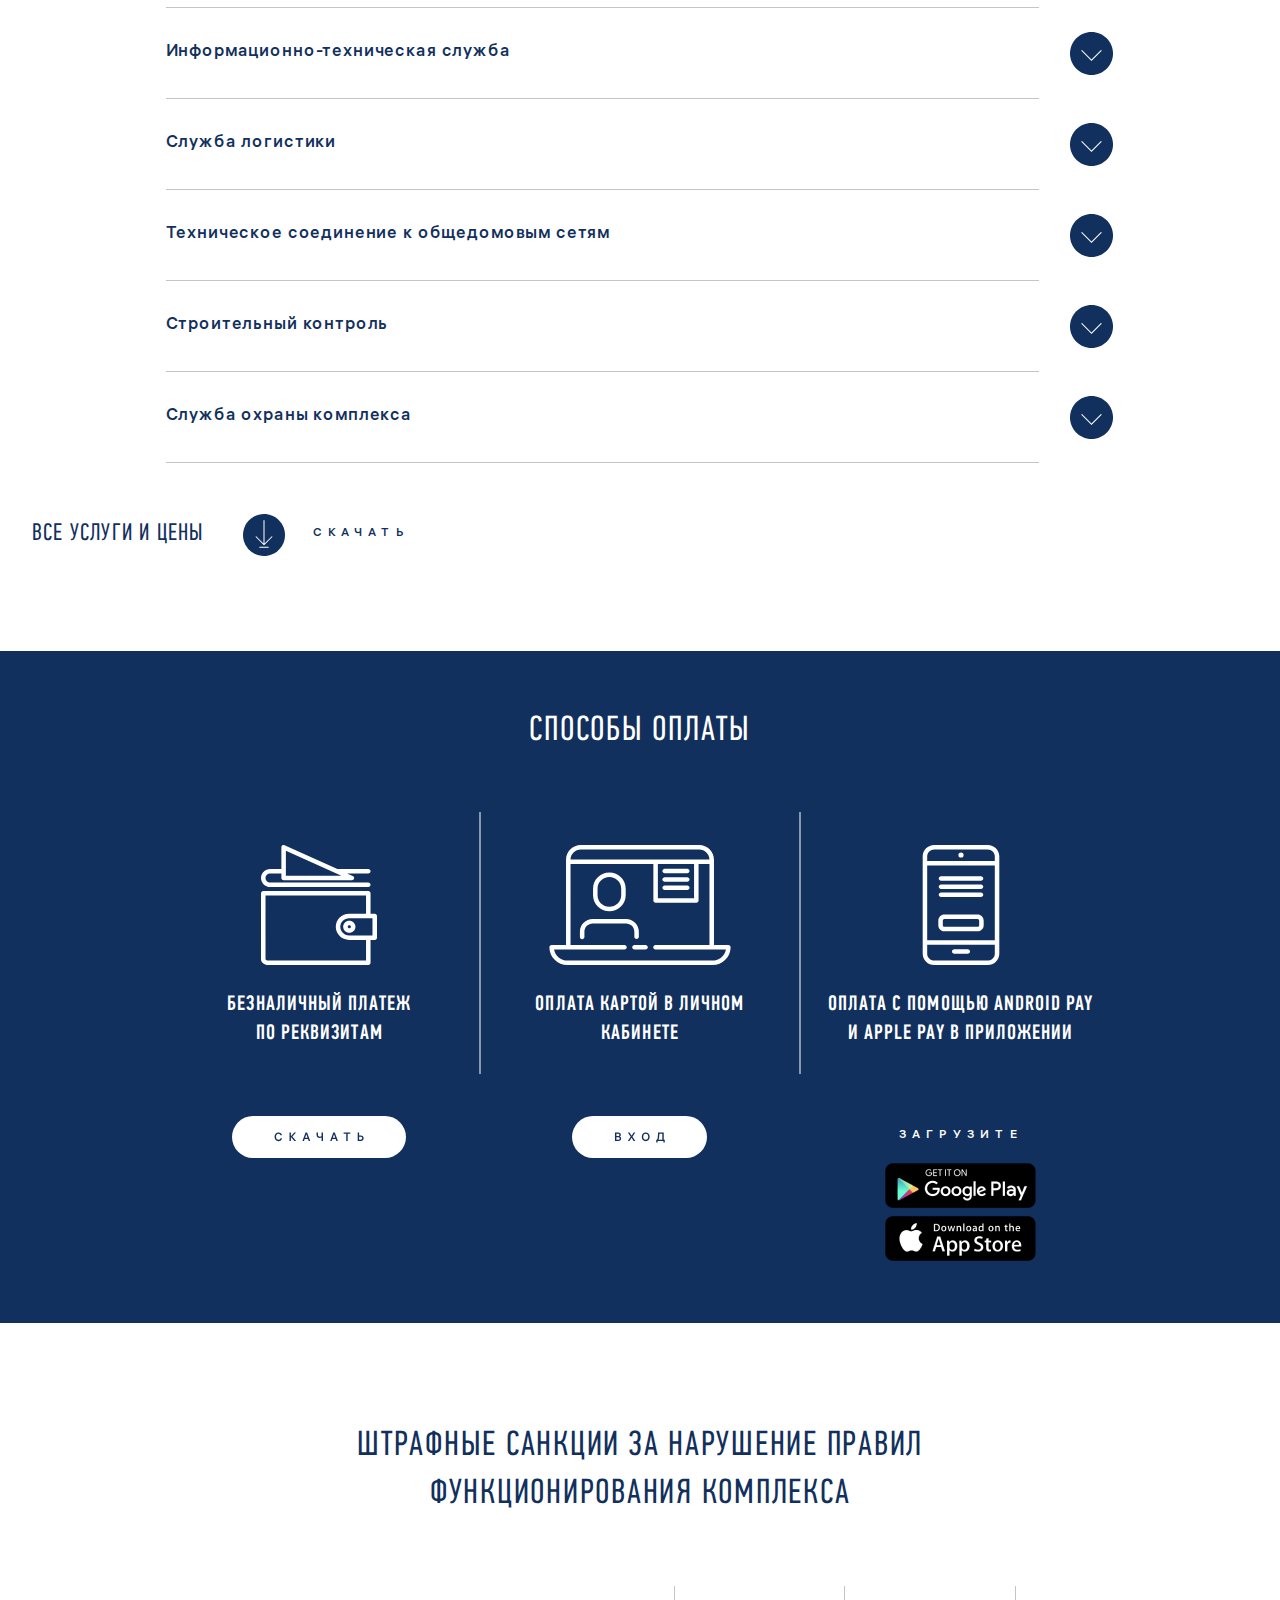
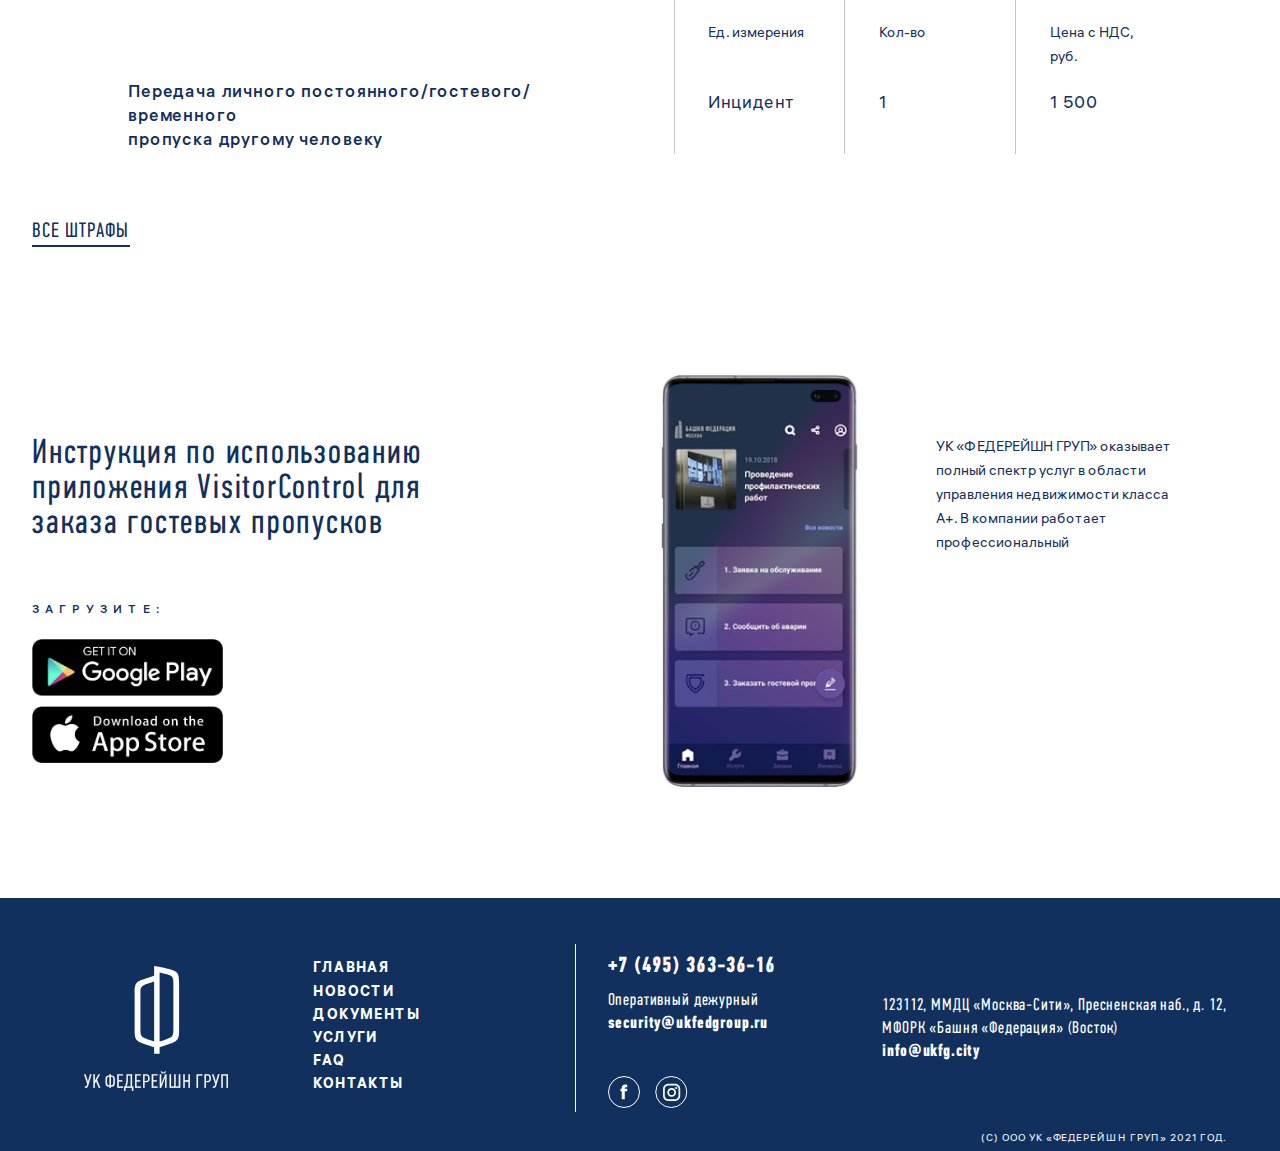
<file: service/index.html>
<!DOCTYPE html>
<html lang="ru">
   <head>
      <meta charset="UTF-8" />
      <meta content="width=device-width, initial-scale=1" name="viewport" />
      <title>УК Федерейшн Груп</title>
      <link rel="stylesheet" href="../css/style.css" />
      <link rel="stylesheet" href="../letsee/letsee.css"/>
      <link rel="stylesheet" href="../css/service.css" />
   </head>
   <body>
      <div class="wrapper">
         <header class="header">
            <div class="container">
               <div class="header__row">
                  <a href="../index.html">
                     <div class="header__logo">
                        <div class="header__img"></div>
                     </div>
                  </a>
                  <div class="header__bar">
                     <div class="header__icons">
                        <div class="header__lk">
                           <a href="#">
                              <div class="header__profile">
                                 <p>личный кабинет</p>
                              </div>
                           </a>
                        </div>
                        <div class="header__line"></div>
                        <div class="header__version">
                           <a href="javascript://" onclick="letsee_toggle_panel()">
                              <div class="header__blind">
                                 <p>версия<br />для слабовидящих</p>
                              </div>
                           </a>
                        </div>
                        <div class="header__line"></div>
                        <div class="header__contacts">
                           <a href="tel:+74953633616"><div class="header__phone">+7 (495) 363-36-16</div></a>
                           <a href="mailto:info@ukfg.city" target="_blank">
                              <div class="header__mail">info@ukfg.city</div>
                           </a>
                        </div>
                        <div class="header__line"></div>
                        <a href="tel:+74953633616" class="header__call">
                        </a>
                        <div class="header__app">
                           <a href="#">
                              <div class="header__name header__name_1">
                              </div>
                           </a>
                           <a href="#">
                              <div class="header__name header__name_2">
                              </div>
                           </a>
                        </div>
                     </div>
                     <div class="header__nav">
                        <div class="header__menu">
                           <div class="header__toggle header__toggle_icon">
                              <div class="header__burger"></div>
                           </div>
                           <ul class="header__list">
                              <li><a href="../index.html" class="header__list_hover">главная</a></li>
                              <li><a href="../news/index.html" class="header__list_hover">новости</a></li>
                              <li><a href="../documents/index.html" class="header__list_hover">документы</a></li>
                              <li><a href="index.html" class="header__list_active">услуги</a></li>
                              <li><a href="../faq/index.html" class="header__list_hover">faq</a></li>
                              <li><a href="../contact/index.html" class="header__list_hover">контакты</a></li>
                           </ul>
                           <div class="header__popup">  
                              <div id="dialog" class="windows">
                                 <div class="top"><a href="#" class="link close"></a></div>
                                 <div class="text">общий телефон заказа услуг:</div>
                                 <a href="tel:+74951112233"><div class="phone">+ 7 (495) 111 22 33</div></a>
                                 <div class="app">Быстрая связь:</div>
                                 <div class="columns__app">
                                    <a href="#">
                                       <div class="columns__name columns__name_1">
                                       </div>
                                    </a>
                                    <a href="#">
                                       <div class="columns__name columns__name_2">
                                       </div>
                                    </a>
                                 </div>
                              </div>
                           </div>
                        </div>
                     </div>
                  </div>
               </div>
            </div>
         </header>
         <div class="content">
            <div class="columns">             
               <div class="columns__full">
                  <div class="columns__image">
                     <img src="../img/picture1__provider.jpg">
                     </img>
                  </div>
               </div>
               <div class="columns__provider">
                  <h1 class="letsee-guard">услуги</h1>
                  <p class="letsee-guard">УК «ФЕДЕРЕЙШН ГРУП» оказывает полный спектр услуг в области управления недвижимости класса А+. В компании работает профессиональный и квалифицированный персонал, выполняющий разнопрофильные работы, благодаря уникальному опыту, накопленному в процессе многолетней практики.
                  </p>
                  <div class="columns__links">
                     <div class="columns__lines"></div>
                     <div class="columns__link columns__link_1">
                        <div class="columns__text columns__text_hide">
                           <div class="columns__blocks">
                              <h2>Рассмотрение и согласование рабочей документации</h2>
                              <div class="columns__upload columns__upload_hide">
                                 <div class="columns__button">
                                    <a href="#">
                                       <div class="columns__add columns__add_hide">
                                       </div>
                                    </a>
                                 </div>
                              </div>
                           </div>
                           <div class="columns__hide">
                              <ul class="columns__tables columns__tables_1">
                                 <h5>Шифр</h5>
                                 <li>03301</li>
                                 <li>03302</li>
                                 <li>03303</li>
                                 <li>03304</li>
                                 <li>03305</li>
                              </ul>
                              <div class="columns__line_hide"></div>
                              <ul class="columns__tables columns__tables_2">
                                 <h5>Состав услуги</h5>
                                 <li>Вызов и консультация специалиста</li>
                                 <li>Отключение/включение стояка холодного или горячего водоснабжения</li>
                                 <li>Отключение/включение холодной или горячей воды в шкафу апартамента</li>
                                 <li>Монтаж и подключение водонагревателя с рециркуляцией ГВС до 80 л включительно (без электрики)</li>
                                 <li>Монтаж и подключение водонагревателя с рециркуляцией ГВС от 80 л (без электрики)</li>
                              </ul>
                              <div class="columns__line_hide"></div>
                              <ul class="columns__tables columns__tables_3">
                                 <h5>Ед. измерения</h5>
                                 <li>Вызов</li>
                                 <li></li>
                                 <li></li>
                                 <li>шт.</li>
                                 <li>шт.</li>
                              </ul>
                              <div class="columns__line_hide"></div>
                              <ul class="columns__tables columns__tables_4">
                                 <h5>Кол-во</h5>
                                 <li>1</li>
                                 <li>1</li>
                                 <li>1</li>
                                 <li>1</li>
                                 <li>1</li>
                              </ul>
                              <div class="columns__line_hide"></div>
                              <ul class="columns__tables columns__tables_5">
                                 <h5>Цена с НДС, руб.</h5>
                                 <li>1 500</li>
                                 <li>5 000</li>
                                 <li>2 500</li>
                                 <li>10 000</li>
                                 <li>15 000</li>
                              </ul>
                              <div class="columns__line_hide"></div>
                              <ul class="columns__tables columns__tables_6">
                                 <h5>Примечание</h5>
                                 <li></li>
                                 <li></li>
                                 <li></li>
                                 <li></li>
                                 <li></li>
                              </ul>
                           </div>
                           <div class="columns__lines_none"></div>
                           <div class="columns__lines_short"></div>
                           <div class="columns__hide_mobile">
                              <div class="columns__line_hide"></div>
                              <ul class="columns__tables columns__tables_1">
                                 <h5>Шифр</h5>
                                 <li>03301</li>
                              </ul>
                              <div class="columns__line_hide"></div>
                              <ul class="columns__tables columns__tables_2">
                                 <h5>Состав услуги</h5>
                                 <li>Вызов и консультация специалиста</li>
                                 <h5>Ед. измерения</h5>
                                 <li>Вызов</li>
                                 <h5>Кол-во</h5>
                                 <li>1</li>
                                 <h5>Цена с НДС, руб.</h5>
                                 <li>1 500</li>
                              </ul>
                           </div>
                           <div class="columns__lines_short"></div>
                           <div class="columns__hide_mobile">
                              <ul class="columns__tables columns__tables_1">
                                 <h5>Шифр</h5>
                                 <li>03302</li>
                              </ul>
                              <ul class="columns__tables columns__tables_2">
                                 <h5>Состав услуги</h5>
                                 <li>Отключение/включение стояка холодного<br/>или горячего водоснабжения<br/></li>
                                 <h5>Кол-во</h5>
                                 <li>1</li>
                                 <h5>Цена с НДС, руб.</h5>
                                 <li>5 000</li>
                              </ul>
                           </div>
                           <div class="columns__lines_short"></div>
                           <a href="#" class="columns__all_hide">Показать еще</a>
                        </div>
                     </div>
                     <div class="columns__lines"></div>
                     <div class="columns__link columns__link_2">
                        <div class="columns__text columns__text_hide">
                           <div class="columns__blocks">
                              <h2>Противопожарная безопасность</h2>
                              <div class="columns__upload columns__upload_hide">
                                 <div class="columns__button">
                                    <a href="#">
                                       <div class="columns__add columns__add_hide">
                                       </div>
                                    </a>
                                 </div>
                              </div>
                           </div>
                           <div class="columns__hide">
                              <ul class="columns__tables columns__tables_1">
                                 <h5>Шифр</h5>
                                 <li>03301</li>
                                 <li>03302</li>
                                 <li>03303</li>
                                 <li>03304</li>
                                 <li>03305</li>
                              </ul>
                              <div class="columns__line_hide"></div>
                              <ul class="columns__tables columns__tables_2">
                                 <h5>Состав услуги</h5>
                                 <li>Вызов и консультация специалиста</li>
                                 <li>Отключение/включение стояка холодного или горячего водоснабжения</li>
                                 <li>Отключение/включение холодной или горячей воды в шкафу апартамента</li>
                                 <li>Монтаж и подключение водонагревателя с рециркуляцией ГВС до 80 л включительно (без электрики)</li>
                                 <li>Монтаж и подключение водонагревателя с рециркуляцией ГВС от 80 л (без электрики)</li>
                              </ul>
                              <div class="columns__line_hide"></div>
                              <ul class="columns__tables columns__tables_3">
                                 <h5>Ед. измерения</h5>
                                 <li>Вызов</li>
                                 <li></li>
                                 <li></li>
                                 <li>шт.</li>
                                 <li>шт.</li>
                              </ul>
                              <div class="columns__line_hide"></div>
                              <ul class="columns__tables columns__tables_4">
                                 <h5>Кол-во</h5>
                                 <li>1</li>
                                 <li>1</li>
                                 <li>1</li>
                                 <li>1</li>
                                 <li>1</li>
                              </ul>
                              <div class="columns__line_hide"></div>
                              <ul class="columns__tables columns__tables_5">
                                 <h5>Цена с НДС, руб.</h5>
                                 <li>1 500</li>
                                 <li>5 000</li>
                                 <li>2 500</li>
                                 <li>10 000</li>
                                 <li>15 000</li>
                              </ul>
                              <div class="columns__line_hide"></div>
                              <ul class="columns__tables columns__tables_6">
                                 <h5>Примечание</h5>
                                 <li></li>
                                 <li></li>
                                 <li></li>
                                 <li></li>
                                 <li></li>
                              </ul>
                           </div>
                           <div class="columns__lines_none"></div>
                           <div class="columns__lines_short"></div>
                           <div class="columns__hide_mobile">
                              <div class="columns__line_hide"></div>
                              <ul class="columns__tables columns__tables_1">
                                 <h5>Шифр</h5>
                                 <li>03301</li>
                              </ul>
                              <div class="columns__line_hide"></div>
                              <ul class="columns__tables columns__tables_2">
                                 <h5>Состав услуги</h5>
                                 <li>Вызов и консультация специалиста</li>
                                 <h5>Ед. измерения</h5>
                                 <li>Вызов</li>
                                 <h5>Кол-во</h5>
                                 <li>1</li>
                                 <h5>Цена с НДС, руб.</h5>
                                 <li>1 500</li>
                              </ul>
                           </div>
                           <div class="columns__lines_short"></div>
                           <div class="columns__hide_mobile">
                              <ul class="columns__tables columns__tables_1">
                                 <h5>Шифр</h5>
                                 <li>03302</li>
                              </ul>
                              <ul class="columns__tables columns__tables_2">
                                 <h5>Состав услуги</h5>
                                 <li>Отключение/включение стояка холодного<br/>или горячего водоснабжения<br/></li>
                                 <h5>Кол-во</h5>
                                 <li>1</li>
                                 <h5>Цена с НДС, руб.</h5>
                                 <li>5 000</li>
                              </ul>
                           </div>
                           <div class="columns__lines_short"></div>
                           <a href="#" class="columns__all_hide">Показать еще</a>
                        </div>
                     </div>
                     <div class="columns__lines"></div>
                     <div class="columns__link columns__link_3">
                        <div class="columns__text columns__text_hide">
                           <div class="columns__blocks">
                              <h2>Инженерные системы. Вентиляция</h2>
                              <div class="columns__upload columns__upload_hide">
                                 <div class="columns__button">
                                    <a href="#">
                                       <div class="columns__add columns__add_hide">
                                       </div>
                                    </a>
                                 </div>
                              </div>
                           </div>
                           <div class="columns__hide">
                              <ul class="columns__tables columns__tables_1">
                                 <h5>Шифр</h5>
                                 <li>03301</li>
                                 <li>03302</li>
                                 <li>03303</li>
                                 <li>03304</li>
                                 <li>03305</li>
                              </ul>
                              <div class="columns__line_hide"></div>
                              <ul class="columns__tables columns__tables_2">
                                 <h5>Состав услуги</h5>
                                 <li>Вызов и консультация специалиста</li>
                                 <li>Отключение/включение стояка холодного или горячего водоснабжения</li>
                                 <li>Отключение/включение холодной или горячей воды в шкафу апартамента</li>
                                 <li>Монтаж и подключение водонагревателя с рециркуляцией ГВС до 80 л включительно (без электрики)</li>
                                 <li>Монтаж и подключение водонагревателя с рециркуляцией ГВС от 80 л (без электрики)</li>
                              </ul>
                              <div class="columns__line_hide"></div>
                              <ul class="columns__tables columns__tables_3">
                                 <h5>Ед. измерения</h5>
                                 <li>Вызов</li>
                                 <li></li>
                                 <li></li>
                                 <li>шт.</li>
                                 <li>шт.</li>
                              </ul>
                              <div class="columns__line_hide"></div>
                              <ul class="columns__tables columns__tables_4">
                                 <h5>Кол-во</h5>
                                 <li>1</li>
                                 <li>1</li>
                                 <li>1</li>
                                 <li>1</li>
                                 <li>1</li>
                              </ul>
                              <div class="columns__line_hide"></div>
                              <ul class="columns__tables columns__tables_5">
                                 <h5>Цена с НДС, руб.</h5>
                                 <li>1 500</li>
                                 <li>5 000</li>
                                 <li>2 500</li>
                                 <li>10 000</li>
                                 <li>15 000</li>
                              </ul>
                              <div class="columns__line_hide"></div>
                              <ul class="columns__tables columns__tables_6">
                                 <h5>Примечание</h5>
                                 <li></li>
                                 <li></li>
                                 <li></li>
                                 <li></li>
                                 <li></li>
                              </ul>
                           </div>
                           <div class="columns__lines_none"></div>
                           <div class="columns__lines_short"></div>
                           <div class="columns__hide_mobile">
                              <div class="columns__line_hide"></div>
                              <ul class="columns__tables columns__tables_1">
                                 <h5>Шифр</h5>
                                 <li>03301</li>
                              </ul>
                              <div class="columns__line_hide"></div>
                              <ul class="columns__tables columns__tables_2">
                                 <h5>Состав услуги</h5>
                                 <li>Вызов и консультация специалиста</li>
                                 <h5>Ед. измерения</h5>
                                 <li>Вызов</li>
                                 <h5>Кол-во</h5>
                                 <li>1</li>
                                 <h5>Цена с НДС, руб.</h5>
                                 <li>1 500</li>
                              </ul>
                           </div>
                           <div class="columns__lines_short"></div>
                           <div class="columns__hide_mobile">
                              <ul class="columns__tables columns__tables_1">
                                 <h5>Шифр</h5>
                                 <li>03302</li>
                              </ul>
                              <ul class="columns__tables columns__tables_2">
                                 <h5>Состав услуги</h5>
                                 <li>Отключение/включение стояка холодного<br/>или горячего водоснабжения<br/></li>
                                 <h5>Кол-во</h5>
                                 <li>1</li>
                                 <h5>Цена с НДС, руб.</h5>
                                 <li>5 000</li>
                              </ul>
                           </div>
                           <div class="columns__lines_short"></div>
                           <a href="#" class="columns__all_hide">Показать еще</a>
                        </div>
                     </div>
                     <div class="columns__lines"></div>
                     <div class="columns__link columns__link_4">
                        <div class="columns__text columns__text_hide">
                           <div class="columns__blocks">
                              <h2>Инженерные системы. Тепло и холодоснабжение</h2>
                              <div class="columns__upload columns__upload_hide">
                                 <div class="columns__button">
                                    <a href="#">
                                       <div class="columns__add columns__add_hide">
                                       </div>
                                    </a>
                                 </div>
                              </div>
                           </div>
                           <div class="columns__hide">
                              <ul class="columns__tables columns__tables_1">
                                 <h5>Шифр</h5>
                                 <li>03301</li>
                                 <li>03302</li>
                                 <li>03303</li>
                                 <li>03304</li>
                                 <li>03305</li>
                              </ul>
                              <div class="columns__line_hide"></div>
                              <ul class="columns__tables columns__tables_2">
                                 <h5>Состав услуги</h5>
                                 <li>Вызов и консультация специалиста</li>
                                 <li>Отключение/включение стояка холодного или горячего водоснабжения</li>
                                 <li>Отключение/включение холодной или горячей воды в шкафу апартамента</li>
                                 <li>Монтаж и подключение водонагревателя с рециркуляцией ГВС до 80 л включительно (без электрики)</li>
                                 <li>Монтаж и подключение водонагревателя с рециркуляцией ГВС от 80 л (без электрики)</li>
                              </ul>
                              <div class="columns__line_hide"></div>
                              <ul class="columns__tables columns__tables_3">
                                 <h5>Ед. измерения</h5>
                                 <li>Вызов</li>
                                 <li></li>
                                 <li></li>
                                 <li>шт.</li>
                                 <li>шт.</li>
                              </ul>
                              <div class="columns__line_hide"></div>
                              <ul class="columns__tables columns__tables_4">
                                 <h5>Кол-во</h5>
                                 <li>1</li>
                                 <li>1</li>
                                 <li>1</li>
                                 <li>1</li>
                                 <li>1</li>
                              </ul>
                              <div class="columns__line_hide"></div>
                              <ul class="columns__tables columns__tables_5">
                                 <h5>Цена с НДС, руб.</h5>
                                 <li>1 500</li>
                                 <li>5 000</li>
                                 <li>2 500</li>
                                 <li>10 000</li>
                                 <li>15 000</li>
                              </ul>
                              <div class="columns__line_hide"></div>
                              <ul class="columns__tables columns__tables_6">
                                 <h5>Примечание</h5>
                                 <li></li>
                                 <li></li>
                                 <li></li>
                                 <li></li>
                                 <li></li>
                              </ul>
                           </div>
                           <div class="columns__lines_none"></div>
                           <div class="columns__lines_short"></div>
                           <div class="columns__hide_mobile">
                              <div class="columns__line_hide"></div>
                              <ul class="columns__tables columns__tables_1">
                                 <h5>Шифр</h5>
                                 <li>03301</li>
                              </ul>
                              <div class="columns__line_hide"></div>
                              <ul class="columns__tables columns__tables_2">
                                 <h5>Состав услуги</h5>
                                 <li>Вызов и консультация специалиста</li>
                                 <h5>Ед. измерения</h5>
                                 <li>Вызов</li>
                                 <h5>Кол-во</h5>
                                 <li>1</li>
                                 <h5>Цена с НДС, руб.</h5>
                                 <li>1 500</li>
                              </ul>
                           </div>
                           <div class="columns__lines_short"></div>
                           <div class="columns__hide_mobile">
                              <ul class="columns__tables columns__tables_1">
                                 <h5>Шифр</h5>
                                 <li>03302</li>
                              </ul>
                              <ul class="columns__tables columns__tables_2">
                                 <h5>Состав услуги</h5>
                                 <li>Отключение/включение стояка холодного<br/>или горячего водоснабжения<br/></li>
                                 <h5>Кол-во</h5>
                                 <li>1</li>
                                 <h5>Цена с НДС, руб.</h5>
                                 <li>5 000</li>
                              </ul>
                           </div>
                           <div class="columns__lines_short"></div>
                           <a href="#" class="columns__all_hide">Показать еще</a>
                        </div>
                     </div>
                     <div class="columns__lines"></div>
                     <div class="columns__link  columns__link_5 columns__link_hide">
                        <div class="columns__text columns__text_hide">
                           <div class="columns__blocks">
                              <h2>Инженерные системы. Водоснабжение и канализация</h2>
                              <div class="columns__upload columns__upload_hide">
                                 <div class="columns__button">
                                    <a href="#">
                                       <div class="columns__add columns__add_hide">
                                       </div>
                                    </a>
                                 </div>
                              </div>
                           </div>
                           <div class="columns__hide">
                              <ul class="columns__tables columns__tables_1">
                                 <h5>Шифр</h5>
                                 <li>03301</li>
                                 <li>03302</li>
                                 <li>03303</li>
                                 <li>03304</li>
                                 <li>03305</li>
                              </ul>
                              <div class="columns__line_hide"></div>
                              <ul class="columns__tables columns__tables_2">
                                 <h5>Состав услуги</h5>
                                 <li>Вызов и консультация специалиста</li>
                                 <li>Отключение/включение стояка холодного или горячего водоснабжения</li>
                                 <li>Отключение/включение холодной или горячей воды в шкафу апартамента</li>
                                 <li>Монтаж и подключение водонагревателя с рециркуляцией ГВС до 80 л включительно (без электрики)</li>
                                 <li>Монтаж и подключение водонагревателя с рециркуляцией ГВС от 80 л (без электрики)</li>
                              </ul>
                              <div class="columns__line_hide"></div>
                              <ul class="columns__tables columns__tables_3">
                                 <h5>Ед. измерения</h5>
                                 <li>Вызов</li>
                                 <li></li>
                                 <li></li>
                                 <li>шт.</li>
                                 <li>шт.</li>
                              </ul>
                              <div class="columns__line_hide"></div>
                              <ul class="columns__tables columns__tables_4">
                                 <h5>Кол-во</h5>
                                 <li>1</li>
                                 <li>1</li>
                                 <li>1</li>
                                 <li>1</li>
                                 <li>1</li>
                              </ul>
                              <div class="columns__line_hide"></div>
                              <ul class="columns__tables columns__tables_5">
                                 <h5>Цена с НДС, руб.</h5>
                                 <li>1 500</li>
                                 <li>5 000</li>
                                 <li>2 500</li>
                                 <li>10 000</li>
                                 <li>15 000</li>
                              </ul>
                              <div class="columns__line_hide"></div>
                              <ul class="columns__tables columns__tables_6">
                                 <h5>Примечание</h5>
                                 <li></li>
                                 <li></li>
                                 <li></li>
                                 <li></li>
                                 <li></li>
                              </ul>
                           </div>
                           <div class="columns__lines_none"></div>
                           <div class="columns__lines_short"></div>
                           <div class="columns__hide_mobile">
                              <div class="columns__line_hide"></div>
                              <ul class="columns__tables columns__tables_1">
                                 <h5>Шифр</h5>
                                 <li>03301</li>
                              </ul>
                              <div class="columns__line_hide"></div>
                              <ul class="columns__tables columns__tables_2">
                                 <h5>Состав услуги</h5>
                                 <li>Вызов и консультация специалиста</li>
                                 <h5>Ед. измерения</h5>
                                 <li>Вызов</li>
                                 <h5>Кол-во</h5>
                                 <li>1</li>
                                 <h5>Цена с НДС, руб.</h5>
                                 <li>1 500</li>
                              </ul>
                           </div>
                           <div class="columns__lines_short"></div>
                           <div class="columns__hide_mobile">
                              <ul class="columns__tables columns__tables_1">
                                 <h5>Шифр</h5>
                                 <li>03302</li>
                              </ul>
                              <ul class="columns__tables columns__tables_2">
                                 <h5>Состав услуги</h5>
                                 <li>Отключение/включение стояка холодного<br/>или горячего водоснабжения<br/></li>
                                 <h5>Кол-во</h5>
                                 <li>1</li>
                                 <h5>Цена с НДС, руб.</h5>
                                 <li>5 000</li>
                              </ul>
                           </div>
                           <div class="columns__lines_short"></div>
                           <a href="#" class="columns__all_hide">Показать еще</a>
                        </div>
                     </div>
                     <div class="columns__lines columns__lines_none columns__lines_none_mobile"></div>
                     <div class="columns__link columns__link_6">
                        <div class="columns__text columns__text_hide">
                           <div class="columns__blocks">
                              <h2>Электротехническая служба</h2>
                              <div class="columns__upload columns__upload_hide">
                                 <div class="columns__button">
                                    <a href="#">
                                       <div class="columns__add columns__add_hide">
                                       </div>
                                    </a>
                                 </div>
                              </div>
                           </div>
                           <div class="columns__hide">
                              <ul class="columns__tables columns__tables_1">
                                 <h5>Шифр</h5>
                                 <li>03301</li>
                                 <li>03302</li>
                                 <li>03303</li>
                                 <li>03304</li>
                                 <li>03305</li>
                              </ul>
                              <div class="columns__line_hide"></div>
                              <ul class="columns__tables columns__tables_2">
                                 <h5>Состав услуги</h5>
                                 <li>Вызов и консультация специалиста</li>
                                 <li>Отключение/включение стояка холодного или горячего водоснабжения</li>
                                 <li>Отключение/включение холодной или горячей воды в шкафу апартамента</li>
                                 <li>Монтаж и подключение водонагревателя с рециркуляцией ГВС до 80 л включительно (без электрики)</li>
                                 <li>Монтаж и подключение водонагревателя с рециркуляцией ГВС от 80 л (без электрики)</li>
                              </ul>
                              <div class="columns__line_hide"></div>
                              <ul class="columns__tables columns__tables_3">
                                 <h5>Ед. измерения</h5>
                                 <li>Вызов</li>
                                 <li></li>
                                 <li></li>
                                 <li>шт.</li>
                                 <li>шт.</li>
                              </ul>
                              <div class="columns__line_hide"></div>
                              <ul class="columns__tables columns__tables_4">
                                 <h5>Кол-во</h5>
                                 <li>1</li>
                                 <li>1</li>
                                 <li>1</li>
                                 <li>1</li>
                                 <li>1</li>
                              </ul>
                              <div class="columns__line_hide"></div>
                              <ul class="columns__tables columns__tables_5">
                                 <h5>Цена с НДС, руб.</h5>
                                 <li>1 500</li>
                                 <li>5 000</li>
                                 <li>2 500</li>
                                 <li>10 000</li>
                                 <li>15 000</li>
                              </ul>
                              <div class="columns__line_hide"></div>
                              <ul class="columns__tables columns__tables_6">
                                 <h5>Примечание</h5>
                                 <li></li>
                                 <li></li>
                                 <li></li>
                                 <li></li>
                                 <li></li>
                              </ul>
                           </div>
                           <div class="columns__lines_none"></div>
                           <div class="columns__lines_short"></div>
                           <div class="columns__hide_mobile">
                              <div class="columns__line_hide"></div>
                              <ul class="columns__tables columns__tables_1">
                                 <h5>Шифр</h5>
                                 <li>03301</li>
                              </ul>
                              <div class="columns__line_hide"></div>
                              <ul class="columns__tables columns__tables_2">
                                 <h5>Состав услуги</h5>
                                 <li>Вызов и консультация специалиста</li>
                                 <h5>Ед. измерения</h5>
                                 <li>Вызов</li>
                                 <h5>Кол-во</h5>
                                 <li>1</li>
                                 <h5>Цена с НДС, руб.</h5>
                                 <li>1 500</li>
                              </ul>
                           </div>
                           <div class="columns__lines_short"></div>
                           <div class="columns__hide_mobile">
                              <ul class="columns__tables columns__tables_1">
                                 <h5>Шифр</h5>
                                 <li>03302</li>
                              </ul>
                              <ul class="columns__tables columns__tables_2">
                                 <h5>Состав услуги</h5>
                                 <li>Отключение/включение стояка холодного<br/>или горячего водоснабжения<br/></li>
                                 <h5>Кол-во</h5>
                                 <li>1</li>
                                 <h5>Цена с НДС, руб.</h5>
                                 <li>5 000</li>
                              </ul>
                           </div>
                           <div class="columns__lines_short"></div>
                           <a href="#" class="columns__all_hide">Показать еще</a>
                        </div>
                     </div>
                     <div class="columns__lines columns__lines_none columns__lines_none_mobile"></div>
                     <div class="columns__link columns__link_7">
                        <div class="columns__text columns__text_hide">
                           <div class="columns__blocks">
                              <h2>Ремонтно-строительная служба</h2>
                              <div class="columns__upload columns__upload_hide">
                                 <div class="columns__button">
                                    <a href="#">
                                       <div class="columns__add columns__add_hide">
                                       </div>
                                    </a>
                                 </div>
                              </div>
                           </div>
                           <div class="columns__hide">
                              <ul class="columns__tables columns__tables_1">
                                 <h5>Шифр</h5>
                                 <li>03301</li>
                                 <li>03302</li>
                                 <li>03303</li>
                                 <li>03304</li>
                                 <li>03305</li>
                              </ul>
                              <div class="columns__line_hide"></div>
                              <ul class="columns__tables columns__tables_2">
                                 <h5>Состав услуги</h5>
                                 <li>Вызов и консультация специалиста</li>
                                 <li>Отключение/включение стояка холодного или горячего водоснабжения</li>
                                 <li>Отключение/включение холодной или горячей воды в шкафу апартамента</li>
                                 <li>Монтаж и подключение водонагревателя с рециркуляцией ГВС до 80 л включительно (без электрики)</li>
                                 <li>Монтаж и подключение водонагревателя с рециркуляцией ГВС от 80 л (без электрики)</li>
                              </ul>
                              <div class="columns__line_hide"></div>
                              <ul class="columns__tables columns__tables_3">
                                 <h5>Ед. измерения</h5>
                                 <li>Вызов</li>
                                 <li></li>
                                 <li></li>
                                 <li>шт.</li>
                                 <li>шт.</li>
                              </ul>
                              <div class="columns__line_hide"></div>
                              <ul class="columns__tables columns__tables_4">
                                 <h5>Кол-во</h5>
                                 <li>1</li>
                                 <li>1</li>
                                 <li>1</li>
                                 <li>1</li>
                                 <li>1</li>
                              </ul>
                              <div class="columns__line_hide"></div>
                              <ul class="columns__tables columns__tables_5">
                                 <h5>Цена с НДС, руб.</h5>
                                 <li>1 500</li>
                                 <li>5 000</li>
                                 <li>2 500</li>
                                 <li>10 000</li>
                                 <li>15 000</li>
                              </ul>
                              <div class="columns__line_hide"></div>
                              <ul class="columns__tables columns__tables_6">
                                 <h5>Примечание</h5>
                                 <li></li>
                                 <li></li>
                                 <li></li>
                                 <li></li>
                                 <li></li>
                              </ul>
                           </div>
                           <div class="columns__lines_none"></div>
                           <div class="columns__lines_short"></div>
                           <div class="columns__hide_mobile">
                              <div class="columns__line_hide"></div>
                              <ul class="columns__tables columns__tables_1">
                                 <h5>Шифр</h5>
                                 <li>03301</li>
                              </ul>
                              <div class="columns__line_hide"></div>
                              <ul class="columns__tables columns__tables_2">
                                 <h5>Состав услуги</h5>
                                 <li>Вызов и консультация специалиста</li>
                                 <h5>Ед. измерения</h5>
                                 <li>Вызов</li>
                                 <h5>Кол-во</h5>
                                 <li>1</li>
                                 <h5>Цена с НДС, руб.</h5>
                                 <li>1 500</li>
                              </ul>
                           </div>
                           <div class="columns__lines_short"></div>
                           <div class="columns__hide_mobile">
                              <ul class="columns__tables columns__tables_1">
                                 <h5>Шифр</h5>
                                 <li>03302</li>
                              </ul>
                              <ul class="columns__tables columns__tables_2">
                                 <h5>Состав услуги</h5>
                                 <li>Отключение/включение стояка холодного<br/>или горячего водоснабжения<br/></li>
                                 <h5>Кол-во</h5>
                                 <li>1</li>
                                 <h5>Цена с НДС, руб.</h5>
                                 <li>5 000</li>
                              </ul>
                           </div>
                           <div class="columns__lines_short"></div>
                           <a href="#" class="columns__all_hide">Показать еще</a>
                        </div>
                     </div>
                     <div class="columns__lines columns__lines_none columns__lines_none_mobile"></div>
                     <div class="columns__link columns__link_8">
                        <div class="columns__text columns__text_hide">
                           <div class="columns__blocks">
                              <h2>Служба клининга</h2>
                              <div class="columns__upload columns__upload_hide">
                                 <div class="columns__button">
                                    <a href="#">
                                       <div class="columns__add columns__add_hide">
                                       </div>
                                    </a>
                                 </div>
                              </div>
                           </div>
                           <div class="columns__hide">
                              <ul class="columns__tables columns__tables_1">
                                 <h5>Шифр</h5>
                                 <li>03301</li>
                                 <li>03302</li>
                                 <li>03303</li>
                                 <li>03304</li>
                                 <li>03305</li>
                              </ul>
                              <div class="columns__line_hide"></div>
                              <ul class="columns__tables columns__tables_2">
                                 <h5>Состав услуги</h5>
                                 <li>Вызов и консультация специалиста</li>
                                 <li>Отключение/включение стояка холодного или горячего водоснабжения</li>
                                 <li>Отключение/включение холодной или горячей воды в шкафу апартамента</li>
                                 <li>Монтаж и подключение водонагревателя с рециркуляцией ГВС до 80 л включительно (без электрики)</li>
                                 <li>Монтаж и подключение водонагревателя с рециркуляцией ГВС от 80 л (без электрики)</li>
                              </ul>
                              <div class="columns__line_hide"></div>
                              <ul class="columns__tables columns__tables_3">
                                 <h5>Ед. измерения</h5>
                                 <li>Вызов</li>
                                 <li></li>
                                 <li></li>
                                 <li>шт.</li>
                                 <li>шт.</li>
                              </ul>
                              <div class="columns__line_hide"></div>
                              <ul class="columns__tables columns__tables_4">
                                 <h5>Кол-во</h5>
                                 <li>1</li>
                                 <li>1</li>
                                 <li>1</li>
                                 <li>1</li>
                                 <li>1</li>
                              </ul>
                              <div class="columns__line_hide"></div>
                              <ul class="columns__tables columns__tables_5">
                                 <h5>Цена с НДС, руб.</h5>
                                 <li>1 500</li>
                                 <li>5 000</li>
                                 <li>2 500</li>
                                 <li>10 000</li>
                                 <li>15 000</li>
                              </ul>
                              <div class="columns__line_hide"></div>
                              <ul class="columns__tables columns__tables_6">
                                 <h5>Примечание</h5>
                                 <li></li>
                                 <li></li>
                                 <li></li>
                                 <li></li>
                                 <li></li>
                              </ul>
                           </div>
                           <div class="columns__lines_none"></div>
                           <div class="columns__lines_short"></div>
                           <div class="columns__hide_mobile">
                              <div class="columns__line_hide"></div>
                              <ul class="columns__tables columns__tables_1">
                                 <h5>Шифр</h5>
                                 <li>03301</li>
                              </ul>
                              <div class="columns__line_hide"></div>
                              <ul class="columns__tables columns__tables_2">
                                 <h5>Состав услуги</h5>
                                 <li>Вызов и консультация специалиста</li>
                                 <h5>Ед. измерения</h5>
                                 <li>Вызов</li>
                                 <h5>Кол-во</h5>
                                 <li>1</li>
                                 <h5>Цена с НДС, руб.</h5>
                                 <li>1 500</li>
                              </ul>
                           </div>
                           <div class="columns__lines_short"></div>
                           <div class="columns__hide_mobile">
                              <ul class="columns__tables columns__tables_1">
                                 <h5>Шифр</h5>
                                 <li>03302</li>
                              </ul>
                              <ul class="columns__tables columns__tables_2">
                                 <h5>Состав услуги</h5>
                                 <li>Отключение/включение стояка холодного<br/>или горячего водоснабжения<br/></li>
                                 <h5>Кол-во</h5>
                                 <li>1</li>
                                 <h5>Цена с НДС, руб.</h5>
                                 <li>5 000</li>
                              </ul>
                           </div>
                           <div class="columns__lines_short"></div>
                           <a href="#" class="columns__all_hide">Показать еще</a>
                        </div>
                     </div>
                     <div class="columns__lines columns__lines_none columns__lines_none_mobile"></div>
                     <div class="columns__link columns__link_9">
                        <div class="columns__text columns__text_hide">
                           <div class="columns__blocks">
                              <h2>Информационно-техническая служба</h2>
                              <div class="columns__upload columns__upload_hide">
                                 <div class="columns__button">
                                    <a href="#">
                                       <div class="columns__add columns__add_hide">
                                       </div>
                                    </a>
                                 </div>
                              </div>
                           </div>
                           <div class="columns__hide">
                              <ul class="columns__tables columns__tables_1">
                                 <h5>Шифр</h5>
                                 <li>03301</li>
                                 <li>03302</li>
                                 <li>03303</li>
                                 <li>03304</li>
                                 <li>03305</li>
                              </ul>
                              <div class="columns__line_hide"></div>
                              <ul class="columns__tables columns__tables_2">
                                 <h5>Состав услуги</h5>
                                 <li>Вызов и консультация специалиста</li>
                                 <li>Отключение/включение стояка холодного или горячего водоснабжения</li>
                                 <li>Отключение/включение холодной или горячей воды в шкафу апартамента</li>
                                 <li>Монтаж и подключение водонагревателя с рециркуляцией ГВС до 80 л включительно (без электрики)</li>
                                 <li>Монтаж и подключение водонагревателя с рециркуляцией ГВС от 80 л (без электрики)</li>
                              </ul>
                              <div class="columns__line_hide"></div>
                              <ul class="columns__tables columns__tables_3">
                                 <h5>Ед. измерения</h5>
                                 <li>Вызов</li>
                                 <li></li>
                                 <li></li>
                                 <li>шт.</li>
                                 <li>шт.</li>
                              </ul>
                              <div class="columns__line_hide"></div>
                              <ul class="columns__tables columns__tables_4">
                                 <h5>Кол-во</h5>
                                 <li>1</li>
                                 <li>1</li>
                                 <li>1</li>
                                 <li>1</li>
                                 <li>1</li>
                              </ul>
                              <div class="columns__line_hide"></div>
                              <ul class="columns__tables columns__tables_5">
                                 <h5>Цена с НДС, руб.</h5>
                                 <li>1 500</li>
                                 <li>5 000</li>
                                 <li>2 500</li>
                                 <li>10 000</li>
                                 <li>15 000</li>
                              </ul>
                              <div class="columns__line_hide"></div>
                              <ul class="columns__tables columns__tables_6">
                                 <h5>Примечание</h5>
                                 <li></li>
                                 <li></li>
                                 <li></li>
                                 <li></li>
                                 <li></li>
                              </ul>
                           </div>
                           <div class="columns__lines_none"></div>
                           <div class="columns__lines_short"></div>
                           <div class="columns__hide_mobile">
                              <div class="columns__line_hide"></div>
                              <ul class="columns__tables columns__tables_1">
                                 <h5>Шифр</h5>
                                 <li>03301</li>
                              </ul>
                              <div class="columns__line_hide"></div>
                              <ul class="columns__tables columns__tables_2">
                                 <h5>Состав услуги</h5>
                                 <li>Вызов и консультация специалиста</li>
                                 <h5>Ед. измерения</h5>
                                 <li>Вызов</li>
                                 <h5>Кол-во</h5>
                                 <li>1</li>
                                 <h5>Цена с НДС, руб.</h5>
                                 <li>1 500</li>
                              </ul>
                           </div>
                           <div class="columns__lines_short"></div>
                           <div class="columns__hide_mobile">
                              <ul class="columns__tables columns__tables_1">
                                 <h5>Шифр</h5>
                                 <li>03302</li>
                              </ul>
                              <ul class="columns__tables columns__tables_2">
                                 <h5>Состав услуги</h5>
                                 <li>Отключение/включение стояка холодного<br/>или горячего водоснабжения<br/></li>
                                 <h5>Кол-во</h5>
                                 <li>1</li>
                                 <h5>Цена с НДС, руб.</h5>
                                 <li>5 000</li>
                              </ul>
                           </div>
                           <div class="columns__lines_short"></div>
                           <a href="#" class="columns__all_hide">Показать еще</a>
                        </div>
                     </div>
                     <div class="columns__lines columns__lines_none columns__lines_none_mobile"></div>
                     <div class="columns__link columns__link_10">
                        <div class="columns__text columns__text_hide">
                           <div class="columns__blocks">
                              <h2>Служба логистики</h2>
                              <div class="columns__upload columns__upload_hide">
                                 <div class="columns__button">
                                    <a href="#">
                                       <div class="columns__add columns__add_hide">
                                       </div>
                                    </a>
                                 </div>
                              </div>
                           </div>
                           <div class="columns__hide">
                              <ul class="columns__tables columns__tables_1">
                                 <h5>Шифр</h5>
                                 <li>03301</li>
                                 <li>03302</li>
                                 <li>03303</li>
                                 <li>03304</li>
                                 <li>03305</li>
                              </ul>
                              <div class="columns__line_hide"></div>
                              <ul class="columns__tables columns__tables_2">
                                 <h5>Состав услуги</h5>
                                 <li>Вызов и консультация специалиста</li>
                                 <li>Отключение/включение стояка холодного или горячего водоснабжения</li>
                                 <li>Отключение/включение холодной или горячей воды в шкафу апартамента</li>
                                 <li>Монтаж и подключение водонагревателя с рециркуляцией ГВС до 80 л включительно (без электрики)</li>
                                 <li>Монтаж и подключение водонагревателя с рециркуляцией ГВС от 80 л (без электрики)</li>
                              </ul>
                              <div class="columns__line_hide"></div>
                              <ul class="columns__tables columns__tables_3">
                                 <h5>Ед. измерения</h5>
                                 <li>Вызов</li>
                                 <li></li>
                                 <li></li>
                                 <li>шт.</li>
                                 <li>шт.</li>
                              </ul>
                              <div class="columns__line_hide"></div>
                              <ul class="columns__tables columns__tables_4">
                                 <h5>Кол-во</h5>
                                 <li>1</li>
                                 <li>1</li>
                                 <li>1</li>
                                 <li>1</li>
                                 <li>1</li>
                              </ul>
                              <div class="columns__line_hide"></div>
                              <ul class="columns__tables columns__tables_5">
                                 <h5>Цена с НДС, руб.</h5>
                                 <li>1 500</li>
                                 <li>5 000</li>
                                 <li>2 500</li>
                                 <li>10 000</li>
                                 <li>15 000</li>
                              </ul>
                              <div class="columns__line_hide"></div>
                              <ul class="columns__tables columns__tables_6">
                                 <h5>Примечание</h5>
                                 <li></li>
                                 <li></li>
                                 <li></li>
                                 <li></li>
                                 <li></li>
                              </ul>
                           </div>
                           <div class="columns__lines_none"></div>
                           <div class="columns__lines_short"></div>
                           <div class="columns__hide_mobile">
                              <div class="columns__line_hide"></div>
                              <ul class="columns__tables columns__tables_1">
                                 <h5>Шифр</h5>
                                 <li>03301</li>
                              </ul>
                              <div class="columns__line_hide"></div>
                              <ul class="columns__tables columns__tables_2">
                                 <h5>Состав услуги</h5>
                                 <li>Вызов и консультация специалиста</li>
                                 <h5>Ед. измерения</h5>
                                 <li>Вызов</li>
                                 <h5>Кол-во</h5>
                                 <li>1</li>
                                 <h5>Цена с НДС, руб.</h5>
                                 <li>1 500</li>
                              </ul>
                           </div>
                           <div class="columns__lines_short"></div>
                           <div class="columns__hide_mobile">
                              <ul class="columns__tables columns__tables_1">
                                 <h5>Шифр</h5>
                                 <li>03302</li>
                              </ul>
                              <ul class="columns__tables columns__tables_2">
                                 <h5>Состав услуги</h5>
                                 <li>Отключение/включение стояка холодного<br/>или горячего водоснабжения<br/></li>
                                 <h5>Кол-во</h5>
                                 <li>1</li>
                                 <h5>Цена с НДС, руб.</h5>
                                 <li>5 000</li>
                              </ul>
                           </div>
                           <div class="columns__lines_short"></div>
                           <a href="#" class="columns__all_hide">Показать еще</a>
                        </div>
                     </div>
                     <div class="columns__lines columns__lines_none columns__lines_none_mobile"></div>
                     <div class="columns__link columns__link_11">
                        <div class="columns__text columns__text_hide">
                           <div class="columns__blocks">
                              <h2>Техническое соединение к общедомовым сетям</h2>
                              <div class="columns__upload columns__upload_hide">
                                 <div class="columns__button">
                                    <a href="#">
                                       <div class="columns__add columns__add_hide">
                                       </div>
                                    </a>
                                 </div>
                              </div>
                           </div>
                           <div class="columns__hide">
                              <ul class="columns__tables columns__tables_1">
                                 <h5>Шифр</h5>
                                 <li>03301</li>
                                 <li>03302</li>
                                 <li>03303</li>
                                 <li>03304</li>
                                 <li>03305</li>
                              </ul>
                              <div class="columns__line_hide"></div>
                              <ul class="columns__tables columns__tables_2">
                                 <h5>Состав услуги</h5>
                                 <li>Вызов и консультация специалиста</li>
                                 <li>Отключение/включение стояка холодного или горячего водоснабжения</li>
                                 <li>Отключение/включение холодной или горячей воды в шкафу апартамента</li>
                                 <li>Монтаж и подключение водонагревателя с рециркуляцией ГВС до 80 л включительно (без электрики)</li>
                                 <li>Монтаж и подключение водонагревателя с рециркуляцией ГВС от 80 л (без электрики)</li>
                              </ul>
                              <div class="columns__line_hide"></div>
                              <ul class="columns__tables columns__tables_3">
                                 <h5>Ед. измерения</h5>
                                 <li>Вызов</li>
                                 <li></li>
                                 <li></li>
                                 <li>шт.</li>
                                 <li>шт.</li>
                              </ul>
                              <div class="columns__line_hide"></div>
                              <ul class="columns__tables columns__tables_4">
                                 <h5>Кол-во</h5>
                                 <li>1</li>
                                 <li>1</li>
                                 <li>1</li>
                                 <li>1</li>
                                 <li>1</li>
                              </ul>
                              <div class="columns__line_hide"></div>
                              <ul class="columns__tables columns__tables_5">
                                 <h5>Цена с НДС, руб.</h5>
                                 <li>1 500</li>
                                 <li>5 000</li>
                                 <li>2 500</li>
                                 <li>10 000</li>
                                 <li>15 000</li>
                              </ul>
                              <div class="columns__line_hide"></div>
                              <ul class="columns__tables columns__tables_6">
                                 <h5>Примечание</h5>
                                 <li></li>
                                 <li></li>
                                 <li></li>
                                 <li></li>
                                 <li></li>
                              </ul>
                           </div>
                           <div class="columns__lines_none"></div>
                           <div class="columns__lines_short"></div>
                           <div class="columns__hide_mobile">
                              <div class="columns__line_hide"></div>
                              <ul class="columns__tables columns__tables_1">
                                 <h5>Шифр</h5>
                                 <li>03301</li>
                              </ul>
                              <div class="columns__line_hide"></div>
                              <ul class="columns__tables columns__tables_2">
                                 <h5>Состав услуги</h5>
                                 <li>Вызов и консультация специалиста</li>
                                 <h5>Ед. измерения</h5>
                                 <li>Вызов</li>
                                 <h5>Кол-во</h5>
                                 <li>1</li>
                                 <h5>Цена с НДС, руб.</h5>
                                 <li>1 500</li>
                              </ul>
                           </div>
                           <div class="columns__lines_short"></div>
                           <div class="columns__hide_mobile">
                              <ul class="columns__tables columns__tables_1">
                                 <h5>Шифр</h5>
                                 <li>03302</li>
                              </ul>
                              <ul class="columns__tables columns__tables_2">
                                 <h5>Состав услуги</h5>
                                 <li>Отключение/включение стояка холодного<br/>или горячего водоснабжения<br/></li>
                                 <h5>Кол-во</h5>
                                 <li>1</li>
                                 <h5>Цена с НДС, руб.</h5>
                                 <li>5 000</li>
                              </ul>
                           </div>
                           <div class="columns__lines_short"></div>
                           <a href="#" class="columns__all_hide">Показать еще</a>
                        </div>
                     </div>
                     <div class="columns__lines"></div>
                     <div class="columns__link columns__link_12">
                        <div class="columns__text columns__text_hide">
                           <div class="columns__blocks">
                              <h2>Строительный контроль</h2>
                              <div class="columns__upload columns__upload_hide">
                                 <div class="columns__button">
                                    <a href="#">
                                       <div class="columns__add columns__add_hide">
                                       </div>
                                    </a>
                                 </div>
                              </div>
                           </div>
                           <div class="columns__hide">
                              <ul class="columns__tables columns__tables_1">
                                 <h5>Шифр</h5>
                                 <li>03301</li>
                                 <li>03302</li>
                                 <li>03303</li>
                                 <li>03304</li>
                                 <li>03305</li>
                              </ul>
                              <div class="columns__line_hide"></div>
                              <ul class="columns__tables columns__tables_2">
                                 <h5>Состав услуги</h5>
                                 <li>Вызов и консультация специалиста</li>
                                 <li>Отключение/включение стояка холодного или горячего водоснабжения</li>
                                 <li>Отключение/включение холодной или горячей воды в шкафу апартамента</li>
                                 <li>Монтаж и подключение водонагревателя с рециркуляцией ГВС до 80 л включительно (без электрики)</li>
                                 <li>Монтаж и подключение водонагревателя с рециркуляцией ГВС от 80 л (без электрики)</li>
                              </ul>
                              <div class="columns__line_hide"></div>
                              <ul class="columns__tables columns__tables_3">
                                 <h5>Ед. измерения</h5>
                                 <li>Вызов</li>
                                 <li></li>
                                 <li></li>
                                 <li>шт.</li>
                                 <li>шт.</li>
                              </ul>
                              <div class="columns__line_hide"></div>
                              <ul class="columns__tables columns__tables_4">
                                 <h5>Кол-во</h5>
                                 <li>1</li>
                                 <li>1</li>
                                 <li>1</li>
                                 <li>1</li>
                                 <li>1</li>
                              </ul>
                              <div class="columns__line_hide"></div>
                              <ul class="columns__tables columns__tables_5">
                                 <h5>Цена с НДС, руб.</h5>
                                 <li>1 500</li>
                                 <li>5 000</li>
                                 <li>2 500</li>
                                 <li>10 000</li>
                                 <li>15 000</li>
                              </ul>
                              <div class="columns__line_hide"></div>
                              <ul class="columns__tables columns__tables_6">
                                 <h5>Примечание</h5>
                                 <li></li>
                                 <li></li>
                                 <li></li>
                                 <li></li>
                                 <li></li>
                              </ul>
                           </div>
                           <div class="columns__lines_none"></div>
                           <div class="columns__lines_short"></div>
                           <div class="columns__hide_mobile">
                              <div class="columns__line_hide"></div>
                              <ul class="columns__tables columns__tables_1">
                                 <h5>Шифр</h5>
                                 <li>03301</li>
                              </ul>
                              <div class="columns__line_hide"></div>
                              <ul class="columns__tables columns__tables_2">
                                 <h5>Состав услуги</h5>
                                 <li>Вызов и консультация специалиста</li>
                                 <h5>Ед. измерения</h5>
                                 <li>Вызов</li>
                                 <h5>Кол-во</h5>
                                 <li>1</li>
                                 <h5>Цена с НДС, руб.</h5>
                                 <li>1 500</li>
                              </ul>
                           </div>
                           <div class="columns__lines_short"></div>
                           <div class="columns__hide_mobile">
                              <ul class="columns__tables columns__tables_1">
                                 <h5>Шифр</h5>
                                 <li>03302</li>
                              </ul>
                              <ul class="columns__tables columns__tables_2">
                                 <h5>Состав услуги</h5>
                                 <li>Отключение/включение стояка холодного<br/>или горячего водоснабжения<br/></li>
                                 <h5>Кол-во</h5>
                                 <li>1</li>
                                 <h5>Цена с НДС, руб.</h5>
                                 <li>5 000</li>
                              </ul>
                           </div>
                           <div class="columns__lines_short"></div>
                           <a href="#" class="columns__all_hide">Показать еще</a>
                        </div>
                     </div>
                     <div class="columns__lines"></div>
                     <div class="columns__link columns__link_13">
                        <div class="columns__text columns__text_hide">
                           <div class="columns__blocks">
                              <h2>Служба охраны комплекса</h2>
                              <div class="columns__upload columns__upload_hide">
                                 <div class="columns__button">
                                    <a href="#">
                                       <div class="columns__add columns__add_hide">
                                       </div>
                                    </a>
                                 </div>
                              </div>
                           </div>
                           <div class="columns__hide">
                              <ul class="columns__tables columns__tables_1">
                                 <h5>Шифр</h5>
                                 <li>03301</li>
                                 <li>03302</li>
                                 <li>03303</li>
                                 <li>03304</li>
                                 <li>03305</li>
                              </ul>
                              <div class="columns__line_hide"></div>
                              <ul class="columns__tables columns__tables_2">
                                 <h5>Состав услуги</h5>
                                 <li>Вызов и консультация специалиста</li>
                                 <li>Отключение/включение стояка холодного или горячего водоснабжения</li>
                                 <li>Отключение/включение холодной или горячей воды в шкафу апартамента</li>
                                 <li>Монтаж и подключение водонагревателя с рециркуляцией ГВС до 80 л включительно (без электрики)</li>
                                 <li>Монтаж и подключение водонагревателя с рециркуляцией ГВС от 80 л (без электрики)</li>
                              </ul>
                              <div class="columns__line_hide"></div>
                              <ul class="columns__tables columns__tables_3">
                                 <h5>Ед. измерения</h5>
                                 <li>Вызов</li>
                                 <li></li>
                                 <li></li>
                                 <li>шт.</li>
                                 <li>шт.</li>
                              </ul>
                              <div class="columns__line_hide"></div>
                              <ul class="columns__tables columns__tables_4">
                                 <h5>Кол-во</h5>
                                 <li>1</li>
                                 <li>1</li>
                                 <li>1</li>
                                 <li>1</li>
                                 <li>1</li>
                              </ul>
                              <div class="columns__line_hide"></div>
                              <ul class="columns__tables columns__tables_5">
                                 <h5>Цена с НДС, руб.</h5>
                                 <li>1 500</li>
                                 <li>5 000</li>
                                 <li>2 500</li>
                                 <li>10 000</li>
                                 <li>15 000</li>
                              </ul>
                              <div class="columns__line_hide"></div>
                              <ul class="columns__tables columns__tables_6">
                                 <h5>Примечание</h5>
                                 <li></li>
                                 <li></li>
                                 <li></li>
                                 <li></li>
                                 <li></li>
                              </ul>
                           </div>
                           <div class="columns__lines_none"></div>
                           <div class="columns__lines_short"></div>
                           <div class="columns__hide_mobile">
                              <div class="columns__line_hide"></div>
                              <ul class="columns__tables columns__tables_1">
                                 <h5>Шифр</h5>
                                 <li>03301</li>
                              </ul>
                              <div class="columns__line_hide"></div>
                              <ul class="columns__tables columns__tables_2">
                                 <h5>Состав услуги</h5>
                                 <li>Вызов и консультация специалиста</li>
                                 <h5>Ед. измерения</h5>
                                 <li>Вызов</li>
                                 <h5>Кол-во</h5>
                                 <li>1</li>
                                 <h5>Цена с НДС, руб.</h5>
                                 <li>1 500</li>
                              </ul>
                           </div>
                           <div class="columns__lines_short"></div>
                           <div class="columns__hide_mobile">
                              <ul class="columns__tables columns__tables_1">
                                 <h5>Шифр</h5>
                                 <li>03302</li>
                              </ul>
                              <ul class="columns__tables columns__tables_2">
                                 <h5>Состав услуги</h5>
                                 <li>Отключение/включение стояка холодного<br/>или горячего водоснабжения<br/></li>
                                 <h5>Кол-во</h5>
                                 <li>1</li>
                                 <h5>Цена с НДС, руб.</h5>
                                 <li>5 000</li>
                              </ul>
                           </div>
                           <div class="columns__lines_short"></div>
                           <a href="#" class="columns__all_hide">Показать еще</a>
                        </div>
                     </div>
                     <div class="columns__lines"></div>
                  </div>
                  <div class="columns__uploads">
                     <p>Все услуги и цены</p>
                     <div class="columns__buttons">
                        <a href="#">
                           <div class="columns__adds">
                              <p>скачать</p>
                           </div>
                        </a>
                     </div>
                  </div>
                  <div class="columns__info">
                     <h2>Способы оплаты</h2>
                     <div class="columns__rows">
                        <div class="columns__icon columns__icon_1">
                              <div class="columns__abouts columns__abouts_1">
                                 <a href="#"><p>Безналичный платеж<br/>по реквизитам</p></a>
                              </div>
                           <a href="#">
                              <div class="columns__essential"></div>
                           </a>
                        </div>
                        <div class="columns__line"></div>
                        <div class="columns__icon columns__icon_2">
                              <div class="columns__abouts columns__abouts_2">
                                 <a href="#"><p>Оплата картой в Личном<br/>кабинете</p></a>
                              </div>
                           <a href="#">
                              <div class="columns__personal"></div>
                           </a>
                        </div>
                        <div class="columns__line"></div>
                        <div class="columns__icon columns__icon_3">
                              <div class="columns__abouts columns__abouts_3">
                                 <a href="#"><p>Оплата c помощью Android Pay<br/>и Apple Pay в приложении</p></a>
                              </div>
                           <a href="#">
                              <h5>Загрузите</h5>
                              <div class="columns__pay"></div>
                           </a>
                        </div>
                     </div>
                  </div>
                  <div class="columns__penalty">
                     <h2>Штрафные санкции за нарушение правил<br/>функционирования комплекса</h2>
                     <div class="columns__lines"></div>
                     <div class="columns__table">
                        <div class="columns__table_1">
                           <h4></h4>
                           <p>Передача личного постоянного/гостевого/временного<br/>пропуска другому человеку</p>
                        </div>
                        <div class="columns__line_penalty"></div>
                        <div class="columns__table_2">
                           <h4>Ед. измерения</h4>
                           <p>Инцидент</p>
                        </div>
                        <div class="columns__line_penalty"></div>
                        <div class="columns__table_3">
                           <h4>Кол-во</h4>
                           <p>1</p>
                        </div>
                        <div class="columns__line_penalty"></div>
                        <div class="columns__table_4">
                           <h4>Цена с НДС, руб.</h4>
                           <p>1 500</p>
                        </div>
                     </div>
                     <div class="columns__lines columns__lines_margin"></div>
                     <a href="#" class="columns__all">Все штрафы</a>
                  </div>
               </div>
            </div>
         </div>
         <footer class="footer">
            <div class="columns__container">
               <div class="container">
                  <div class="columns__application">
                     <div class="columns__load">
                        <div class="columns__for">
                        Инструкция по использованию приложения VisitorControl для
                        заказа гостевых пропусков
                        </div>
                        <div class="columns__download">
                           <p>загрузите:</p>
                           <a href="https://play.google.com/store" target="_blank">
                              <img src="../img/google.png" alt="picture" />
                           </a>
                           <a class="columns__store" href="https://www.apple.com/ru/app-store/" target="_blank">
                              <img src="../img/app-store.png" alt="picture" />
                           </a>
                        </div>
                     </div>
                     <div class="columns__phone">
                        <div class="columns__mobile">
                           <img src="../img/tel.png" alt="picture" />
                        </div>
                        <div class="columns__professional">
                        УК «ФЕДЕРЕЙШН ГРУП» оказывает полный спектр услуг в области
                        управления недвижимости класса А+. В компании работает
                        профессиональный
                        </div>
                     </div>
                  </div>
               </div>
            </div>
            <div class="container container__footer">
               <div class="footer__row">
                  <div class="footer__logo">
                     <div class="footer__img"></div>
                  </div>
                  <div class="footer__nav">
                     <div class="footer__menu">
                        <ul class="footer__list">
                           <li><a href="../index.html">главная</a></li>
                           <li><a href="../news/index.html">новости</a></li>
                           <li><a href="../documents/index.html">документы</a></li>
                           <li><a href="index.html">услуги</a></li>
                           <li><a href="../faq/index.html">faq</a></li>
                           <li><a href="../contact/index.html">контакты</a></li>
                        </ul>
                     </div>
                  </div>
                  <div class="footer__contact">
                     <a href="tel:+74953633616"><div class="footer__phone">+7 (495) 363-36-16</div></a>
                     <div class="footer__mail">Оперативный дежурный<br/><a href="mailto:security@ukfedgroup.ru" target="_blank"><span>security@ukfedgroup.ru</span></a></div>
                     <div class="footer__social">
                        <a class="footer__fb" href="https://ru-ru.facebook.com/" target="_blank"></a>
                        <a class="footer__in" href="https://www.instagram.com/" target="_blank"></a>
                     </div>
                  </div>
                  <div class="footer__info">123112, ММДЦ «Москва-Сити», Пресненская наб., д. 12, МФОРК «Башня «Федерация» (Восток)
                     <a href="mailto:info@ukfg.city" target="_blank">info@ukfg.city</a>
                  </div>
               </div>
               <p class="footer__copy">(С) ООО УК «ФЕДЕРЕЙШН ГРУП» 2021 год.</p>
            </div>
         </footer>
      </div>
      <script src="https://code.jquery.com/jquery-3.5.1.min.js"></script>
      <script src="../js/main.js"></script>
      <script src="../letsee/letsee.js"></script>
   </body>
</html>
</file>
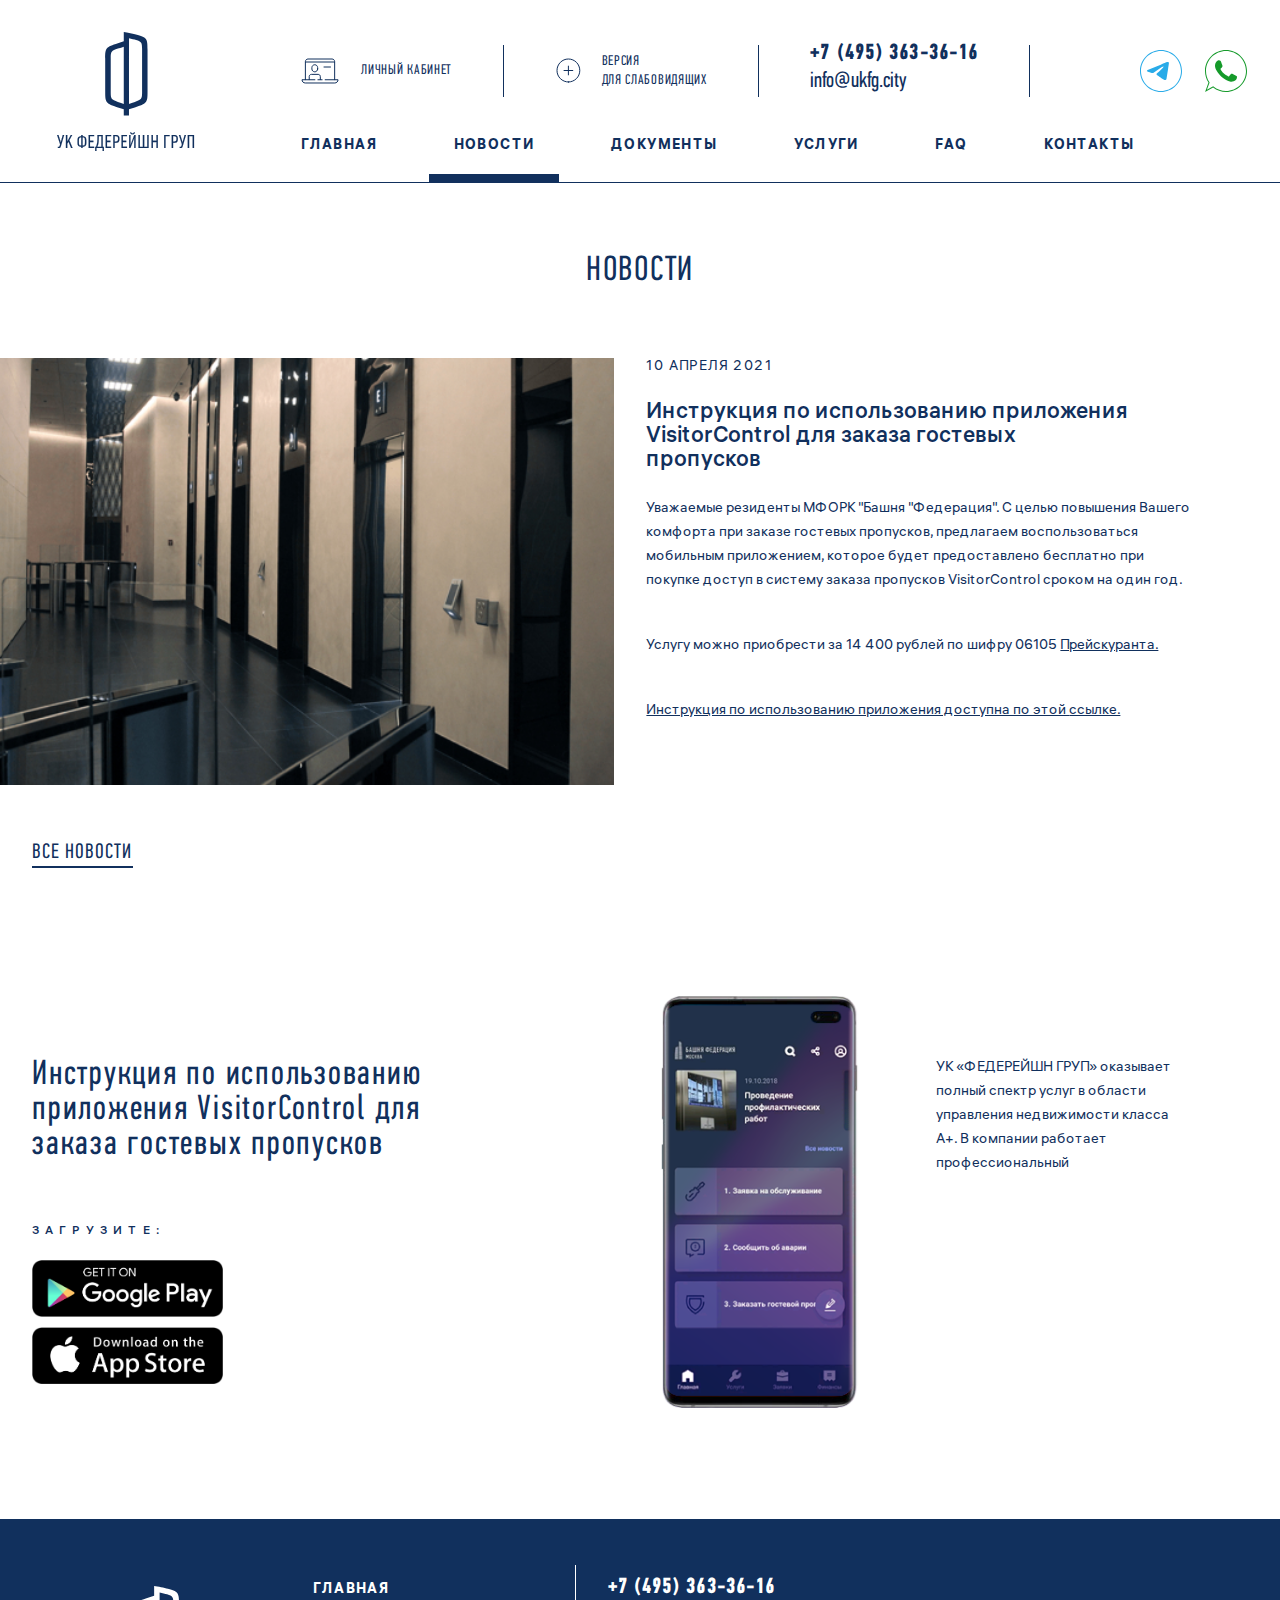
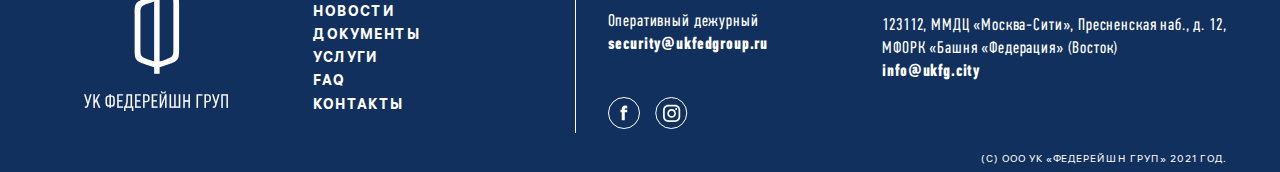
<file: news/new_1/index.html>
<!DOCTYPE html>
<html lang="ru">
   <head>
      <meta charset="UTF-8" />
      <meta content="width=device-width, initial-scale=1" name="viewport" />
      <title>УК Федерейшн Груп</title>
      <link rel="stylesheet" href="../../css/style.css" />
      <link rel="stylesheet" href="../../letsee/letsee.css"/>
      <link rel="stylesheet" href="../../css/news_1.css" />
   </head>
   <body>
      <div class="wrapper">
         <header class="header">
            <div class="container">
               <div class="header__row">
                  <a href="../../index.html">
                     <div class="header__logo">
                        <div class="header__img"></div>
                     </div>
                  </a>
                  <div class="header__bar">
                     <div class="header__icons">
                        <div class="header__lk">
                           <a href="#">
                              <div class="header__profile">
                                 <p>личный кабинет</p>
                              </div>
                           </a>
                        </div>
                        <div class="header__line"></div>
                        <div class="header__version">
                           <a href="javascript://" onclick="letsee_toggle_panel()">
                              <div class="header__blind">
                                 <p>версия<br />для слабовидящих</p>
                              </div>
                           </a>
                        </div>
                        <div class="header__line"></div>
                        <div class="header__contacts">
                           <a href="tel:+74953633616"><div class="header__phone">+7 (495) 363-36-16</div></a>
                           <a href="mailto:info@ukfg.city" target="_blank">
                              <div class="header__mail">info@ukfg.city</div>
                           </a>
                        </div>
                        <div class="header__line"></div>
                        <a href="tel:+74953633616" class="header__call">
                        </a>
                        <div class="header__app">
                           <a href="#">
                              <div class="header__name header__name_1">
                              </div>
                           </a>
                           <a href="#">
                              <div class="header__name header__name_2">
                              </div>
                           </a>
                        </div>
                     </div>
                     <div class="header__nav">
                        <div class="header__menu">
                           <div class="header__toggle header__toggle_icon">
                              <div class="header__burger"></div>
                           </div>
                           <ul class="header__list">
                              <li><a href="../../index.html" class="header__list_hover">главная</a></li>
                              <li><a href="../index.html" class="header__list_active">новости</a></li>
                              <li><a href="../../documents/index.html" class="header__list_hover">документы</a></li>
                              <li><a href="../../service/index.html" class="header__list_hover">услуги</a></li>
                              <li><a href="../../faq/index.html" class="header__list_hover">faq</a></li>
                              <li><a href="../../contact/index.html" class="header__list_hover">контакты</a></li>
                           </ul>
                           <div class="header__popup">  
                              <div id="dialog" class="windows">
                                 <div class="top"><a href="#" class="link close"></a></div>
                                 <div class="text">общий телефон заказа услуг:</div>
                                 <a href="tel:+74951112233"><div class="phone">+ 7 (495) 111 22 33</div></a>
                                 <div class="app">Быстрая связь:</div>
                                 <div class="columns__app">
                                    <a href="#">
                                       <div class="columns__name columns__name_1">
                                       </div>
                                    </a>
                                    <a href="#">
                                       <div class="columns__name columns__name_2">
                                       </div>
                                    </a>
                                 </div>
                              </div>
                           </div>
                        </div>
                     </div>
                  </div>
               </div>
            </div>
         </header>
         <div class="content">
            <div class="columns">             
               <div class="columns__news">
                  <h1 class="letsee-guard">новости</h1>
                  <div class="columns__window">
                     <div class="columns__fix">
                        <div class="columns__text">
                           <div class="columns__date">10 апреля 2021</div>
                           <div class="columns__instruction">Инструкция по использованию приложения<br/>VisitorControl для заказа гостевых<br/>пропусков</div>
                           <div class="columns__category">  
                              <p>Уважаемые резиденты МФОРК "Башня "Федерация". С целью повышения Вашего комфорта при заказе гостевых пропусков, предлагаем воспользоваться мобильным приложением, которое будет предоставлено бесплатно при покупке доступ в систему заказа пропусков VisitorControl сроком на один год.</p>
                              <p>Услугу можно приобрести за 14 400 рублей по шифру 06105 <a href="#">Прейскуранта.</p>
                              <p>Инструкция по использованию приложения доступна по этой <a href="#">ссылке.</a></p>
                           </div> 
                        </div>
                        <div class="columns__picture">
                           <img src="../../img/picture2__news.jpg">
                           </img>
                        </div>
                     </div>
                  </div>
                  <a href="#" class="columns__all">Все новости</a>
               </div>
            </div>
         </div>
         <footer class="footer">
            <div class="columns__container">
               <div class="container">
                  <div class="columns__application">
                     <div class="columns__load">
                        <div class="columns__for">
                        Инструкция по использованию приложения VisitorControl для
                        заказа гостевых пропусков
                        </div>
                        <div class="columns__download">
                           <p>загрузите:</p>
                           <a href="https://play.google.com/store" target="_blank">
                              <img src="../../img/google.png" alt="picture" />
                           </a>
                           <a class="columns__store" href="https://www.apple.com/ru/app-store/" target="_blank">
                              <img src="../../img/app-store.png" alt="picture" />
                           </a>
                        </div>
                     </div>
                     <div class="columns__phone">
                        <div class="columns__mobile">
                           <img src="../../img/tel.png" alt="picture" />
                        </div>
                        <div class="columns__professional">
                        УК «ФЕДЕРЕЙШН ГРУП» оказывает полный спектр услуг в области
                        управления недвижимости класса А+. В компании работает
                        профессиональный
                        </div>
                     </div>
                  </div>
               </div>
            </div>
            <div class="container container__footer">
               <div class="footer__row">
                  <div class="footer__logo">
                     <div class="footer__img"></div>
                  </div>
                  <div class="footer__nav">
                     <div class="footer__menu">
                        <ul class="footer__list">
                           <li><a href="../../index.html">главная</a></li>
                           <li><a href="../index.html">новости</a></li>
                           <li><a href="../../documents/index.html">документы</a></li>
                           <li><a href="../../service/index.html">услуги</a></li>
                           <li><a href="../../faq/index.html">faq</a></li>
                           <li><a href="../../contact/index.html">контакты</a></li>
                        </ul>
                     </div>
                  </div>
                  <div class="footer__contact">
                     <a href="tel:+74953633616"><div class="footer__phone">+7 (495) 363-36-16</div></a>
                     <div class="footer__mail">Оперативный дежурный<br/><a href="mailto:security@ukfedgroup.ru" target="_blank"><span>security@ukfedgroup.ru</span></a></div>
                     <div class="footer__social">
                        <a class="footer__fb" href="https://ru-ru.facebook.com/" target="_blank"></a>
                        <a class="footer__in" href="https://www.instagram.com/" target="_blank"></a>
                     </div>
                  </div>
                  <div class="footer__info">123112, ММДЦ «Москва-Сити», Пресненская наб., д. 12, МФОРК «Башня «Федерация» (Восток)
                     <a href="mailto:info@ukfg.city" target="_blank">info@ukfg.city</a>
                  </div>
               </div>
               <p class="footer__copy">(С) ООО УК «ФЕДЕРЕЙШН ГРУП» 2021 год.</p>
            </div>
         </footer>
      </div>
      <script src="https://code.jquery.com/jquery-3.5.1.min.js"></script>
      <script src="../../js/main.js"></script>
      <script src="../../letsee/letsee.js"></script>
   </body>
</html>
</file>
<file: letsee/letsee.css>
body.letsee-active{
   -webkit-filter: grayscale(1) contrast(100%) brightness(100%);
   filter: grayscale(1) contrast(100%) brightness(100%);
}
body.letsee-active .content::before{
   display: none;
}
body.letsee-active .header__blind p{
   background: url(../img/versionh.svg) left no-repeat;
}

.letsee-panel {
   display: none;
   top: 15px;
   height: 230px;
   width: 100%;
   margin: 0;
   font-size: 24px;
   line-height: 1.6;
   text-align: center;
   text-transform: uppercase;
}
body.letsee-active.bonw #letsee-container {
   border-top: 1px solid #000;
   border-bottom: 1px solid #000;
}
body.letsee-active.wonb #letsee-container {
   border-top: 1px solid #fff;
   border-bottom: 1px solid #fff;
}
body.letsee-active #letsee-container {
   width: 100%;
}
body.letsee-active .letsee-panel {
   max-width: 1400px;
   margin: 0 auto;
   display: block;
   display: flex;
   justify-content: space-around;
   align-items: center;
}
.letsee-panel * {
   user-select: none;
   -webkit-user-select: none;
   -moz-user-select: none;
   vertical-align: middle;
}
.letsee-block{
   flex: 0 0 200px;
}
.title{
   font-style: 30px;
   margin: 0px 0px 30px 0px;
}
.letsee-panel a {
   display: inline-flex;
   flex-direction: row;
   align-items: center;
   justify-content: center;
}
.letsee-change-fontsize {
   padding: 0px;
   margin: 0 8px;
   border: 2px solid transparent;
   text-decoration: none !important;
}
.letsee-fontsize-small  { font-size: 28px !important; text-transform: lowercase; }
.letsee-fontsize-medium { font-size: 30px !important; }
.letsee-fontsize-large  { font-size: 40px !important; }
.letsee-change-fontsize {
   display: block;
   width: 50px;
   height: 50px;
   border: 2px solid #000;
   border-radius: 10px;
}
.letsee-colors span {
   padding: 0 5px;
   margin: 0 2px;
   font-size: 120%;
   border-radius: 4px;
}
.letsee-colors-bonw { color: #000 !important; background-color: #fff; margin-right: 10px;}
.letsee-colors-wonb { color: #fff !important; background-color: #000; margin-left: 10px;}
.letsee-colors {
   text-decoration: none !important;
   display: inline-block;
   width: 50px;
   height: 50px;
   border: 2px solid #000;
   border-radius: 10px;
}
.letsee-colors-bonw.letsee-colors-active {
   background: url(../img/check_black.svg) center no-repeat;
}
.letsee-colors-wonb.letsee-colors-active {
   background: url(../img/check_white.svg) center no-repeat;
   border: 2px solid #fff;
}
label{
   display: inline-flex;
   flex-direction: column;
   align-items: center;
}
input#letsee-hide-images{
   display: none;
}
.letsee-off, .letsee-on{
   cursor: pointer;
   display: flex;
   justify-content: center;
   align-items: center;
   width: 150px;
   height: 50px;
   border: 2px solid #000;
   border-radius: 10px
}
.letsee-off {
   display: none;
}
input:checked ~ .letsee-on {
   display: none;
}
input:checked + .letsee-off {
   display: block;
   display: flex;
   justify-content: center;
   align-items: center;
}
.letsee-turn-off {
   margin-left: 60px;
}
@media (max-width: 768px){
   body.letsee-active .letsee-panel{
      display: flex;
      flex-direction: column;
      height: auto;
      justify-content: space-around;
      height: 500px
   }
   .letsee-block {
      flex: 0 0 auto;
  }
   body.letsee-active .header__img{
      width: auto;
      height: auto;
   }
   body.letsee-active.bonw #letsee-container,body.letsee-active.wonb #letsee-container {
      border: none;
   }
   body.letsee-active.bonw .content::before{
     content: "";
     display: block;
     width: 90vw;
     height: 1px;
     margin: 0 auto;
     background-color: #000;
   }
   body.letsee-active.wonb .content::before{
      content: "";
      display: block;
      width: 90vw;
      height: 1px;
      margin: 0 auto;
      background-color: #fff;
    }
}
</file>
<file: css/style.css>
/*Обнуляющие стили*/
* {
   padding: 0;
   margin: 0;
   border: 0;
 }
 *,
 *:before,
 *:after {
   -moz-box-sizing: border-box;
   -webkit-box-sizing: border-box;
   box-sizing: border-box;
 }
 :focus,
 :active {
   outline: none;
 }
 a:focus,
 a:active {
   outline: none;
 }
 nav,
 footer,
 header,
 aside {
   display: block;
 }
 html,
 body {
   height: 100%;
   width: 100%;
   font-size: 100%;
   line-height: 1;
   font-size: 14px;
   -ms-text-size-adjust: 100%;
   -moz-text-size-adjust: 100%;
   -webkit-text-size-adjust: 100%;
 }
 input,
 button,
 textarea {
   font-family: inherit;
 }
 input::-ms-clear {
   display: none;
 }
 button {
   cursor: pointer;
 }
 button::-moz-focus-inner {
   padding: 0;
   border: 0;
 }
 a,
 a:visited {
   text-decoration: none;
 }
 a:hover {
   text-decoration: none;
 }
 ul li {
   list-style: none;
 }
 img {
   vertical-align: top;
 }
 h1,
 h2,
 h3,
 h4,
 h5,
 h6 {
   font-size: inherit;
   font-weight: inherit;
 }
 /*--------------------*/
 @font-face {
   font-family: "PF Din Text Comp Pro";
   src: url(../fonts/pfdintextcomppro-bold.eot);
   src: local("☺"), url(../fonts/pfdintextcomppro-bold.woff) format("woff"),
     url(../fonts/pfdintextcomppro-bold.ttf) format("truetype"),
     url(../fonts/pfdintextcomppro-bold.svg) format("svg");
   font-weight: bold;
   font-style: normal;
   font-display: swap;
 }
 @font-face {
   font-family: "PF Din Text Comp Pro";
   src: url(../fonts/PFDinTextCompPro-Medium.eot);
   src: local("☺"), url(../fonts/PFDinTextCompPro-Medium.woff) format("woff"),
     url(../fonts/PFDinTextCompPro-Medium.ttf) format("truetype"),
     url(../fonts/PFDinTextCompPro-Medium.svg) format("svg");
   font-weight: 500;
   font-style: normal;
   font-display: swap;
 }
 @font-face {
   font-family: "PF Din Text Comp Pro";
   src: url(../fonts/pfdintextcomppro-regular.eot);
   src: local("☺"), url(../fonts/pfdintextcomppro-regular.woff) format("woff"),
     url(../fonts/pfdintextcomppro-regular.ttf) format("truetype"),
     url(../fonts/pfdintextcomppro-regular.svg) format("svg");
   font-weight: normal;
   font-style: normal;
   font-display: swap;
 }
 @font-face {
   font-family: "ALS Hauss";
   src: local("ALS Hauss Bold"), local("ALS-Hauss-Bold"),
     url(../fonts/ALSHauss-Bold.woff2) format("woff2"),
     url(../fonts/ALSHauss-Bold.woff) format("woff"),
     url(../fonts/ALSHauss-Bold.ttf) format("truetype");
   font-weight: bold;
   font-style: normal;
   font-display: swap;
 }
 @font-face {
   font-family: "ALS Hauss";
   src: local("ALS Hauss Medium"), local("ALS-Hauss-Medium"),
     url(../fonts/ALSHauss-Medium.woff) format("woff"),
     url(../fonts/ALSHauss-Medium.ttf) format("truetype");
   font-weight: 500;
   font-style: normal;
   font-display: swap;
 }
 @font-face {
   font-family: "ALS Hauss";
   src: local("ALS Hauss Regular"), local("ALS-Hauss-Regular"),
     url(../fonts/ALSHauss-Regular.woff2) format("woff2"),
     url(../fonts/ALSHauss-Regular.woff) format("woff"),
     url(../fonts/ALSHauss-Regular.ttf) format("truetype");
   font-weight: normal;
   font-style: normal;
   font-display: swap;
 }
 body {
   font-family: "PF Din Text Comp Pro";
   font-weight: normal;
   color: #11305d;
 }
 .wrapper {
   min-height: 100%;
   overflow: hidden;
   display: flex;
   flex-direction: column;
 }
 .container {
   margin: 0px auto;
   max-width: 1400px;
 }
 .header__text,
 .header__info,
 .header__list {
   text-transform: uppercase;
 }
 a,
 a:visited {
   color: #11305d;
 }
 .header__popup {
   display: none;
 }
 .close {
   display: none;
 }
 .header__row {
   max-width: 1400px;
   margin: 0 auto;
   display: flex;
   height: 182px;
   padding: 0px 0px 0px 32px;
 }
 .header__row > a:first-child {
   flex: 1 1 auto;
   display: flex;
   align-items: center;
   background: url(../img/logo.svg) center no-repeat;
 }
 
 body.letsee-active.bonw .header__row > a:first-child {
   background: url(../img/logof_wonb.svg) center no-repeat;
 }
 body.letsee-active.wonb .header__row > a:first-child {
   background: url(../img/logof.svg) center no-repeat;
 }
 .header__bar {
   flex: 1 0 70%;
   display: flex;
   flex-direction: column;
   justify-content: space-between;
   padding: 40px 32px 2px 82px;
 }
 .header__icons {
   width: 100%;
   display: flex;
   white-space: nowrap;
   justify-content: space-between;
   align-items: center;
 }
 .header__line {
   width: 1px;
   height: 52px;
   background-color: #11305d;
   background: url(../img/line.svg) center no-repeat;
 }
 body.letsee-active.bonw .header__line:not(.letsee-guard) {
   background-color: #000 !important;
}
body.letsee-active.wonb .header__line:not(.letsee-guard) {
   background-color: #fff !important;
}
 .header__lk,
 .header__version {
   font-size: 14px;
   letter-spacing: 0.05em;
   text-transform: uppercase;
 }
 .header__profile p {
   display: flex;
   align-items: center;
   height: 50px;
   background: url(../img/lk.svg) left no-repeat;
   padding: 0px 0px 0px 60px;
 }
 body.letsee-active.wonb .header__profile p {
    background: url(../img/lk-wonb.svg) left no-repeat;
  }
  body.letsee-active.wonb .header__profile p:hover {
    background: url(../img/lkh-wonb.svg) left no-repeat;
  }
 .header__profile p:hover,
 .header__profile p:active {
   display: flex;
   align-items: center;
   height: 50px;
   background: url(../img/lkh.svg) left no-repeat;
   padding: 0px 0px 0px 60px;
   transition: width 0.1s ease-in-out;
 }
 .header__blind p {
   display: flex;
   align-items: center;
   height: 50px;
   line-height: 19px;
   background: url(../img/version.svg) left no-repeat;
   padding: 0px 0px 0px 46px;
   transition: width 0.1s ease-in-out;
 }
 body.letsee-active.wonb .header__blind p{
   background: url(../img/versionh_wonb.svg) left no-repeat;
 }
 .header__blind p:hover,
 .header__blind p:active {
   display: flex;
   align-items: center;
   height: 50px;
   line-height: 19px;
   background: url(../img/versionh.svg) left no-repeat;
   padding: 0px 0px 0px 46px;
   transition: width 0.1s ease-in-out;
 }
 
 .header__phone {
   font-family: "PF Din Text Comp Pro";
   font-weight: bold;
   font-size: 22px;
   line-height: 28px;
   letter-spacing: 0.05em;
 }
 .header__mail {
   font-size: 22px;
   font-weight: normal;
   line-height: 28px;
   padding: 0px 0px 5px 0px;
 }
 .header__mail:hover,
 .header__mail:active {
   width: 105px;
   border-bottom: 2px solid #11305d;
   padding-bottom: 3px;
   transition: width 0.1s ease-in-out;
 }
 body.letsee-active.wonb .header__mail:hover,
 body.letsee-active.wonb .header__mail:active {
    border-color: white;
  }
 .header__app {
   display: flex;
   justify-content: space-between;
 }
 .header__name {
   display: flex;
   align-items: center;
   height: 50px;
   padding: 0px 42px 0px 0px;
   font-size: 19px;
 }
 .header__name a {
   display: block;
 }
 .header__name_1 {
   background: url(../img/telegram.svg) right no-repeat;
   margin: 0px 15px 0px 0px;
   padding: 0px 0px 0px 50px;
 }
 .header__name_1:hover,
 .header__name_1:active {
   background: url(../img/telegramh.svg) right no-repeat;
   margin: 0px 15px 0px 0px;
   padding: 0px 0px 0px 50px;
   transition: width 0.1s ease-in-out;
 }
 .header__name_2 {
   background: url(../img/whatsapp.svg) right no-repeat;
   padding: 0px 0px 0px 50px;
 }
 .header__name_2:hover,
 .header__name_2:active {
   background: url(../img/whatsapph.svg) right no-repeat;
   padding: 0px 0px 0px 50px;
   transition: width 0.1s ease-in-out;
 }
 
 body.letsee-active.bonw .header__name_1 {
   background: url(../img/telegram_bonw.svg) right no-repeat;
   margin: 0px 15px 0px 0px;
   padding: 0px 0px 0px 50px;
 }
 body.letsee-active.bonw .header__name_1:hover,
 body.letsee-active.bonw .header__name_1:active {
   background: url(../img/telegramh_bonw.svg) right no-repeat;
   margin: 0px 15px 0px 0px;
   padding: 0px 0px 0px 50px;
   transition: width 0.1s ease-in-out;
 }
 body.letsee-active.bonw .header__name_2 {
   background: url(../img/whatsapp_bonw.svg) right no-repeat;
   padding: 0px 0px 0px 50px;
 }
 body.letsee-active.bonw .header__name_2:hover,
 body.letsee-active.bonw .header__name_2:active {
   background: url(../img/whatsapph_bonw.svg) right no-repeat;
   padding: 0px 0px 0px 50px;
   transition: width 0.1s ease-in-out;
 }
 
 body.letsee-active.wonb .header__name_1 {
   background: url(../img/telegram_wonb.svg) right no-repeat;
   margin: 0px 15px 0px 0px;
   padding: 0px 0px 0px 50px;
 }
 body.letsee-active.wonb .header__name_1:hover,
 body.letsee-active.wonb .header__name_1:active {
   background: url(../img/telegramh_wonb.svg) right no-repeat;
   margin: 0px 15px 0px 0px;
   padding: 0px 0px 0px 50px;
   transition: width 0.1s ease-in-out;
 }
 body.letsee-active.wonb .header__name_2 {
   background: url(../img/whatsapp_wonb.svg) right no-repeat;
   padding: 0px 0px 0px 50px;
 }
 body.letsee-active.wonb .header__name_2:hover,
 body.letsee-active.wonb .header__name_2:active {
   background: url(../img/whatsapph_wonb.svg) right no-repeat;
   padding: 0px 0px 0px 50px;
   transition: width 0.1s ease-in-out;
 }
 .header__nav {
   width: 88%;
   color: #11305d;
 }
 .header__list {
   font-family: "ALS Hauss";
   font-weight: bold;
   font-size: 14px;
   letter-spacing: 0.1em;
   text-transform: uppercase;
   display: flex;
   justify-content: space-between;
   white-space: nowrap;
 }
 .header__list li {
   height: 39.6px;
 }
 .header__list_hover:after,
 .header__list_active:after {
   display: block;
   content: "";
   height: 8px;
   margin-top: 20px;
   margin-left: -30%;
   width: 0%;
   background-color: #11305d;
   transition: width 0.2s ease-in-out;
 }
 body.letsee-active.wonb .header__list_hover:after,
 body.letsee-active.wonb .header__list_active:after {
   background-color: #fff;
 }
 .header__list_hover:hover:after,
 .header__list_hover:focus:after,
 .header__list_hover:active:after,
 .header__list_active:after {
   width: 160%;
   margin-left: -30%;
   transition: width 0.2s ease-in-out;
 }
 /*Меню-бургер*/
 .header__list li {
   display: inline-block;
 }
 .header__list li a {
   display: block;
   color: #11305d;
   text-decoration: none;
 }
 .header__menu {
   width: 100%;
 }
 .header__toggle {
   color: #11305d;
   cursor: pointer;
   display: none;
   width: 25px;
   height: 25px;
 }
 .header__toggle_icon {
   width: 25px;
   height: 25px;
   cursor: pointer;
 }
 .header__burger {
   width: 32px;
   height: 2px;
   transform: translate(-50%, -50%);
   background: #11305d;
   transition: 0.5s;
   display: inline-block;
   margin-left: 12px;
 }
 .header__burger:before,
 .header__burger:after {
   content: "";
   width: 32px;
   height: 2px;
   position: absolute;
   background: #11305d;
   transition: 0.5s;
 }
 body.letsee-active.wonb .header__burger,
 body.letsee-active.wonb .header__burger:before,
 body.letsee-active.wonb .header__burger:after {
    background-color: #fff !important;
  }
  body.letsee-active.bonw .header__burger,
  body.letsee-active.bonw .header__burger:before,
  body.letsee-active.bonw .header__burger:after {
    background-color: black !important;
  }
 .header__burger:before {
   top: -7px;
 }
 .header__burger:after {
   top: 7px;
 }
 .header__popup .windows {
   display: none;
 }
 @media (max-width: 768px) {
   .header {
     min-height: 110px;
   }
   .header__row {
     height: 110px;
     flex-direction: row-reverse;
     padding: 0;
     margin-right: 106px;
     padding-top: 4px;
   }
   .header__row > a:first-child {
     margin: 0 auto;
     display: flex;
     align-items: center;
     background: url(../img/logohm.svg) center no-repeat;
   }
   body.letsee-active.bonw .header__row > a:first-child {
      margin: 0 auto;
      display: flex;
      align-items: center;
      background: url(../img/logohm-bonw.svg) center no-repeat;
    }
   body.letsee-active.wonb .header__row > a:first-child {
      margin: 0 auto;
      display: flex;
      align-items: center;
      background: url(../img/logohm-wonb.svg) center no-repeat;
    }
   .header.toggle::after {
     content: "";
     display: block;
     width: 90vw;
     height: 1px;
     margin: 0 auto;
     background-color: #1b4a91;
   }
   .header__img {
     width: 108.3px;
     height: 94px;
   }
   .header__bar {
     flex: 0 0 65px;
     flex-direction: row-reverse;
   }
   .header__line {
     display: none;
   }
   .header__lk,
   .header__version,
   .header__contacts,
   .header__p {
     display: none;
   }
   .header__name {
     display: none;
   }
   .header__call {
     position: absolute;
     top: 7px;
     right: 23px;
     height: 50px;
     background: url(../img/app.svg) right no-repeat;
     padding: 0px 42px 0px 0px;
     font-size: 19px;
   }
   .header__call:hover,
   .header__call:active {
     position: absolute;
     top: 7px;
     right: 23px;
     height: 50px;
     background: url(../img/apph.svg) right no-repeat;
     padding: 0px 42px 0px 0px;
     transition: width 0.1s ease-in-out;
   }
   
   body.letsee-active.wonb .header__call {
      position: absolute;
      top: 7px;
      right: 23px;
      height: 50px;
      background: url(../img/app_wonb.svg) right no-repeat;
      padding: 0px 42px 0px 0px;
      font-size: 19px;
    }
    body.letsee-active.wonb .header__call:hover,
    body.letsee-active.wonb .header__call:active {
      position: absolute;
      top: 7px;
      right: 23px;
      height: 50px;
      background: url(../img/apph_wonb.svg) right no-repeat;
      padding: 0px 42px 0px 0px;
      transition: width 0.1s ease-in-out;
    }
   .header__toggle {
     display: block;
     padding: 0;
     position: absolute;
     top: 23px;
     left: 20px;
   }
   .header__list {
     display: none;
     position: absolute;
     top: 110px;
     left: 0;
     background: #fff;
     width: 100%;
     height: 100%;
     text-align: center;
   }
   .header__list::before,
   .header__list::after {
     content: "";
     display: block;
     width: 90vw;
     height: 1px;
     margin: 0 auto;
     background-color: #1b4a91;
   }
   .header__list li:first-child {
     margin-top: 24px;
   }
   .header__list li {
     display: block;
     width: fit-content;
     margin: 0 auto;
     letter-spacing: 0.1em;
     height: 38.1px;
   }
   .header__list_hover:after,
   .header__list_active:after {
     display: none;
     transition: width 0.1s ease-in-out;
   }
   .header__list a:hover {
     color: #96a9c6;
     transition: width 0.1s ease-in-out;
   }
   body.letsee-active .header__list a:hover{
      opacity: 0.7;
   }
   .header__popup {
     display: none;
     position: absolute;
     top: 370px;
     right: 0%;
     width: 100%;
     font-size: 19px;
   }
   .header__popup .windows {
     display: block;
     text-align: center;
   }
   .windows .close {
     display: none;
   }
   .header__popup .text {
     font-size: 14px;
     line-height: 19px;
     letter-spacing: 0.05em;
   }
   .header__popup .phone {
     margin: -22px 0px -35px 0px;
   }
   .header__popup #dialog .columns__app {
     display: inline-flex;
     position: static;
     padding: 12px 0px 0px 0px;
   }
   .header__popup #dialog .columns__name_1 {
     margin: 0px 7px 0px 0px;
   }
 }
 @media (max-width: 960px) and (min-width: 769px) {
   .header__row > a:first-child {
     flex: 0 1 auto;
     display: flex;
     align-items: center;
     background: url(../img/logohm.svg) center no-repeat;
     padding: 0px 10px 0px 10px;
   }
   body.letsee-active.bonw .header__logo {
      opacity: 0;
    }
   body.letsee-active.wonb .header__logo {
      opacity: 0;
    }
    body.letsee-active.bonw .header__row > a:first-child {
      background: url(../img/logohm-bonw.svg) center no-repeat;
    }
    body.letsee-active.wonb .header__row > a:first-child {
      background: url(../img/logohm-wonb.svg) center no-repeat;
    }
   .header__img {
     width: 108.3px;
     height: 94px;
   }
   .header__profile,
   .header__blind {
     font-size: 12px;
   }
   .header__phone,
   .header__mail,
   .header__name {
     font-size: 20px;
   }
   .header__name {
     font-size: 17px;
   }
   .header__list {
     font-size: 12px;
     letter-spacing: 0em;
   }
 }
 @media (max-width: 843px) and (min-width: 769px) {
   .header__bar {
     padding: 40px 32px 2px 32px;
   }
 }
 .header__toggle_icon.active .header__burger {
   background: rgba(0, 0, 0, 0);
 }
 .header__toggle_icon.active .header__burger:before {
   top: 0;
   transform: rotate(45deg);
 }
 .header__toggle_icon.active .header__burger:after {
   top: 0;
   transform: rotate(135deg);
 }
 /*-----------------*/
 .content {
   flex: 1 1 auto;
 }
 .content::before {
   content: "";
   display: block;
   width: 100%;
   height: 1px;
   background-color: #11305d;
 }
 h1 {
   font-family: PF Din Text Comp Pro;
   font-weight: normal;
   font-size: 35px;
   line-height: 48px;
   text-align: center;
   letter-spacing: 0.05em;
   text-transform: uppercase;
   padding: 57px 0px 52px 0px;
 }
 .columns {
   flex: 1 0 auto;
 }
 .columns__full {
   max-width: 1400px;
   margin: 0 auto;
   line-height: 0;
 }
 
 .columns__all {
   font-family: PF Din Text Comp Pro;
   font-weight: normal;
   font-size: 21px;
   letter-spacing: 0.05em;
   text-transform: uppercase;
   border-bottom: 2px solid #11305d;
   padding-bottom: 3px;
   margin: 17px 0px 17px 32px;
   display: inline-block;
 }
 body.letsee-active.bonw .columns__all{
   border-bottom: 2px solid #000;
   }
   body.letsee-active.bonw .columns__all:hover, body.letsee-active.wonb .columns__all:hover{
      opacity: 0.7;
      }
body.letsee-active.wonb .columns__all{
   border-bottom: 2px solid #fff;
}
 .columns__all:hover,
 .columns__all:active,
 .columns__all.hide {
   transition: width 0.1s ease-in-out;
   color: #96a9c6;
   margin: 17px 0px 17px 32px;
 }
 .columns__image img {
   object-fit: cover;
   width: 100%;
 }
 .columns__news {
   width: 100%;
 }
 .columns__documents,
 .columns__faq {
   margin: 0px auto;
   max-width: 1400px;
 }
 .columns__contacts {
   text-align: center;
 }
 .columns__news h1,
 .columns__documents h1,
 .columns__provider h1,
 .columns__faq h1 {
   font-family: PF Din Text Comp Pro;
   font-weight: normal;
   font-size: 35px;
   text-align: center;
   letter-spacing: 0.05em;
   text-transform: uppercase;
   padding: 65px 0px 62px 0px;
 }
 .columns__row {
   display: flex;
   justify-content: center;
   align-items: center;
   text-transform: uppercase;
   height: 454px;
 }
 .columns__icons {
   align-self: flex-start;
   margin-top: 103px;
   flex: 1 1 auto;
 }
 .columns__line {
   width: 2px;
   height: 308px;
   background-color: #11305d;
   background: url(../img/cline.svg) center no-repeat;
 }
 body.letsee-active.bonw .columns__line:not(.letsee-guard) {
   background-color: #000 !important;
}
body.letsee-active.wonb .columns__line:not(.letsee-guard) {
   background-color: #fff !important;
}
 .columns__about {
   height: 100%;
   font-weight: 500;
   font-size: 21px;
   line-height: 29px;
   text-align: center;
   letter-spacing: 0.05em;
   text-transform: uppercase;
   display: flex;
   justify-content: center;
   align-items: center;
 }
 .columns__about img {
   margin: 0 auto;
   padding: 0px;
   height: 144px;
   width: 144px;
 }
 .columns__icons:hover .columns__about p {
   opacity: 0;
   transition: width 0.1s ease-in-out;
 }
 .columns__icons:hover {
   display: block;
   background: url(../img/order.svg) 50% 176px no-repeat;
   transition: width 0.1s ease-in-out;
 }
 .columns__icons:active {
   display: block;
   background: url(../img/orderh.svg) 50% 176px no-repeat;
   transition: width 0.1s ease-in-out;
 }
 body.letsee-active.wonb .columns__icons:hover {
    background: url(../img/order-wonb.svg) 50% 176px no-repeat;
  }
  
  body.letsee-active .columns__icons:hover .columns__about p {
    opacity: 0;
  }
 .columns__about p {
   height: 87px;
   width: 170px;
   display: block;
   padding: 25px 0px 0px 0px;
 }
 .columns__popup {
   top: 110%;
   left: 37.5%;
 }
 .columns__popup .window {
   position: absolute;
   display: none;
   z-index: 9999;
   overflow: hidden;
   border: 1px solid #11305d;
   width: 744px;
   height: 405px;
   padding: 10px;
   background-color: #ffffff;
   position: fixed;
   top: calc(50% - 25px);
   left: calc(50% - 50px);
 }
 .top {
   position: absolute;
   left: 0;
   top: 0;
   width: 370px;
   height: 30px;
   padding: 8px 20px 6px 10px;
 }
 .text {
   padding: 40px 0px 10px 0px;
   font-family: PF Din Text Comp Pro;
   font-style: normal;
   font-weight: normal;
   font-size: 35px;
   line-height: 48px;
   text-align: center;
   letter-spacing: 0.05em;
   text-transform: uppercase;
   color: #11305d;
 }
 .phone {
   font-family: PF Din Text Comp Pro;
   font-style: normal;
   font-weight: normal;
   font-size: 56px;
   line-height: 76px;
   text-align: center;
 }
 .app {
   font-family: ALS Hauss;
   font-style: normal;
   font-weight: normal;
   font-size: 21px;
   text-align: center;
   padding: 35px 0px 0px 0px;
   text-transform: none;
 }
 .close, body.letsee-active.wonb .close:hover  {
   display: block;
   position: absolute;
   top: 10px;
   left: 695px;
   background: url(../img/close.svg) center no-repeat;
   padding: 20px 10px 20px 20px;
 }
 body.letsee-active.wonb .close{
   background: url(../img/close_wonb.svg) center no-repeat;
 }
 .close:hover{
   display: block;
   position: absolute;
   top: 10px;
   left: 695px;
   background: url(../img/closeh.svg) center no-repeat;
   padding: 20px 10px 20px 20px;
   transition: width 0.1s ease-in-out;
 }
 .columns__app {
   display: flex;
   justify-content: space-between;
 }
 .columns__name {
   display: flex;
   align-items: center;
   height: 50px;
 }
 .columns__name_1 {
   background: url(../img/telegram.svg) right no-repeat;
   margin: 0px 15px 0px 0px;
   padding: 0px 0px 0px 50px;
 }
 .columns__name_1:hover,
 .columns__name_1:active {
   background: url(../img/telegramh.svg) right no-repeat;
   margin: 0px 15px 0px 0px;
   padding: 0px 0px 0px 50px;
   transition: width 0.1s ease-in-out;
 }
 .columns__name_2 {
   background: url(../img/whatsapp.svg) right no-repeat;
   padding: 0px 0px 0px 50px;
 }
 .columns__name_2:hover,
 .columns__name_2:active {
   background: url(../img/whatsapph.svg) right no-repeat;
   padding: 0px 0px 0px 50px;
   transition: width 0.1s ease-in-out;
 }
 
 body.letsee-active.bonw .columns__name_1 {
   background: url(../img/telegram_bonw.svg) right no-repeat;
   margin: 0px 15px 0px 0px;
   padding: 0px 0px 0px 50px;
 }
 body.letsee-active.bonw .columns__name_1:hover,
 body.letsee-active.bonw .columns__name_1:active {
   background: url(../img/telegramh_bonw.svg) right no-repeat;
   margin: 0px 15px 0px 0px;
   padding: 0px 0px 0px 50px;
   transition: width 0.1s ease-in-out;
 }
 body.letsee-active.bonw .columns__name_2 {
   background: url(../img/whatsapp_bonw.svg) right no-repeat;
   padding: 0px 0px 0px 50px;
 }
 body.letsee-active.bonw .columns__name_2:hover,
 body.letsee-active.bonw .columns__name_2:active {
   background: url(../img/whatsapph_bonw.svg) right no-repeat;
   padding: 0px 0px 0px 50px;
   transition: width 0.1s ease-in-out;
 }
 body.letsee-active.wonb .columns__name_1 {
   background: url(../img/telegram_wonb.svg) right no-repeat;
   margin: 0px 15px 0px 0px;
   padding: 0px 0px 0px 50px;
 }
 body.letsee-active.wonb .columns__name_1:hover,
 body.letsee-active.wonb .columns__name_1:active {
   background: url(../img/telegramh_wonb.svg) right no-repeat;
   margin: 0px 15px 0px 0px;
   padding: 0px 0px 0px 50px;
   transition: width 0.1s ease-in-out;
 }
 body.letsee-active.wonb .columns__name_2 {
   background: url(../img/whatsapp_wonb.svg) right no-repeat;
   padding: 0px 0px 0px 50px;
 }
 body.letsee-active.wonb .columns__name_2:hover,
 body.letsee-active.wonb .columns__name_2:active {
   background: url(../img/whatsapph_wonb.svg) right no-repeat;
   padding: 0px 0px 0px 50px;
   transition: width 0.1s ease-in-out;
 }
 .columns__app {
   position: absolute;
   bottom: 20%;
   left: 42%;
 }
 .columns__requisites {
   padding: 0px 32px 0px 32px;
   margin: 99px 0px 100px 0px;
   margin: 0 auto;
   text-align: center;
 }
 .columns__requisites h2,
 .columns__requisites h3,
 .columns__upload p {
   font-family: "PF Din Text Comp Pro";
   font-weight: normal;
   font-size: 35px;
   text-transform: uppercase;
   letter-spacing: 0.05em;
   line-height: 48px;
 }
 .columns__requisites h2 {
   padding: 98px 0px 50px 0px;
 }
 .columns__requisites h3 {
   font-size: 24px;
   line-height: 33px;
 }
 .columns__upload p {
   padding: 0px 50px 0px 0px;
   font-size: 21px;
   line-height: 29px;
 }
 .columns__upload {
   display: flex;
   align-items: center;
   padding: 35px 0px 0px 0px;
 }
 .columns__button p {
   padding: 6px 0px 0px 0px;
   font-size: 12px;
   font-weight: 500;
   line-height: 16px;
   letter-spacing: 0.5em;
 }
 .columns__add p {
   display: flex;
   align-items: center;
   background: url(../img/download.svg) left no-repeat;
   padding: 17px 0px 17px 70px;
 }
 body.letsee-active.wonb .columns__add p{
   background: url(../img/download_wonb.svg) left no-repeat;
 }
 .columns__add p:hover,
 .columns__add p:active {
   background: url(../img/downloadh.svg) left no-repeat;
   padding: 17px 0px 17px 70px;
   transition: width 0.1s ease-in-out;
 }
 body.letsee-active.wonb .columns__add p:hover,
 body.letsee-active.wonb .columns__add p:active{
   background: url(../img/download.svg) left no-repeat;
 }
 .columns__property,
 .columns__legal {
   font-family: ALS Hauss;
   font-weight: normal;
   font-size: 14px;
   line-height: 30px;
 }
 .columns__lines {
   content: "";
   height: 1px;
   background-color: #c4c4c4;
 }
 body.letsee-active.bonw .columns__lines:not(.letsee-guard) {
   background-color: #000 !important;
}
body.letsee-active.wonb .columns__lines:not(.letsee-guard) {
   background-color: #fff !important;
}
 .columns__lines_mobile {
   display: none;
 }
 .columns__property {
   display: flex;
   justify-content: space-between;
   padding: 32px 0px 25px 0px;
 }
 .columns__legal {
   padding: 3px 0px 0px 0px;
   display: flex;
   flex-direction: column;
 }
 .columns__string {
   display: flex;
   flex-direction: row;
   justify-content: space-between;
   padding: 20px 0px 16px 0px;
 }
 .columns__item,
 .columns__items {
   width: 50%;
   text-align: left;
 }
 .columns__item p,
 .columns__items p {
   font-weight: bold;
 }
 .columns__info {
   margin: 0 auto;
   min-height: 256px;
   background-color: #11305d;
   color: #fff;
   font-weight: normal;
   text-align: center;
   padding: 46px 0px 46px 0px;
   text-transform: uppercase;
 }
 .columns__info h1 {
   width: 620px;
   margin: 0 auto;
   padding: 20px 0;
   font-size: 35px;
   letter-spacing: 0.05em;
   text-transform: uppercase;
 }
 .columns__info p {
   max-width: 957px;
   margin: 0 auto;
   max-width: 85%;
   min-height: 95px;
   font-size: 24px;
   line-height: 33px;
   letter-spacing: 0.05em;
   text-transform: uppercase;
   padding: 10px;
 }
 .columns__download,
 .columns__professional {
   font-family: "ALS Hauss";
   font-weight: normal;
 }
 .columns__application {
   display: flex;
   justify-content: space-between;
   padding: 111px 0px 111px 0px;
   color: #11305d;
 }
 .columns__load {
   margin: 0px 10px 0px 32px;
   flex: 0 1 50%;
 }
 .columns__for {
   max-width: 454px;
   padding: 62px 0 63px 0px;
   font-size: 35px;
   line-height: 35px;
   letter-spacing: 0.05em;
 }
 .columns__download {
   display: flex;
   flex-direction: column;
 }
 .columns__download p {
   padding: 0px 0px 22px 0px;
   font-size: 12px;
   font-weight: 500;
   letter-spacing: 0.5em;
   text-transform: uppercase;
 }
 .columns__download img {
   width: 191px;
   height: 57px;
 }
 .columns__store {
   padding: 10px 0px 0px 0px;
 }
 .columns__phone {
   flex: 0 1 50%;
   display: flex;
 }
 .columns__mobile img {
   height: 412px;
 }
 .columns__professional {
   width: 100%;
   font-size: 14px;
   line-height: 24px;
   padding: 4.8vw 8vw 0px 6vw;
 }
 @media (max-width: 768px) {
   .content:before {
     display: none;
   }
   .container {
     min-width: 320px;
   }
   body.letsee-active.bonw .columns__all{
      border-bottom: 1px solid #000;
      }
   body.letsee-active.wonb .columns__all{
      border-bottom: 1px solid #fff;
   }
   .columns h1 {
     font-size: 23px;
     padding: 20px 0px 26px 0px;
   }
   .columns__full {
     display: none;
   }
   .columns__all {
     margin: 20px 0px 0px 20px;
     font-family: PF Din Text Comp Pro;
     font-weight: normal;
     font-size: 15px;
     line-height: 20px;
     letter-spacing: 0.05em;
     text-transform: uppercase;
   }
   .columns__all:hover,
   .columns__all:active,
   .columns__all.hide {
     transition: width 0.1s ease-in-out;
     color: #96a9c6;
     margin: 20px 0px 0px 20px;
   }
   .columns__row {
     display: flex;
     flex-direction: column;
     height: 100%;
   }
   .columns__line {
     display: none;
   }
   .columns__icons {
     width: 100%;
     margin-top: 0px;
   }
   .columns__icons:hover {
     display: block;
     background: none;
     transition: width 0.1s ease-in-out;
   }
   .columns__icons:active {
     display: block;
     background: none;
     transition: width 0.1s ease-in-out;
   }
   .columns__icons_1:before,
   .columns__icons_2:before,
   .columns__icons_3:before,
   .columns__icons_4:before,
   .columns__icons_5:before,
   .columns__icons_6:before,
   .columns__icons_6:after {
     content: "";
     display: block;
     width: 90vw;
     height: 1px;
     margin: 0 auto;
     background-color: #1b4a91;
   }
   body.letsee-active.wonb .columns__icons_1:before,
   body.letsee-active.wonb .columns__icons_2:before,
   body.letsee-active.wonb .columns__icons_3:before,
   body.letsee-active.wonb .columns__icons_4:before,
   body.letsee-active.wonb .columns__icons_5:before,
   body.letsee-active.wonb .columns__icons_6:before,
   body.letsee-active.wonb .columns__icons_6:after{
      background-color: #fff;
   }
   .columns__icons_1.toggle::before {
     display: none;
   }
   .columns__about {
     height: 100%;
     margin: 0px 0px 00px 0px;
     padding: 45px 0px 40px 0px;
     display: flex;
     flex-direction: column;
     justify-content: space-between;
   }
   .columns__about img {
     margin: 0 auto;
     height: 92px;
     width: 92px;
   }
   .columns__about_1,
   .columns__about_2,
   .columns__about_3,
   .column__about_4 {
     border: none;
   }
   .columns__icons:hover .columns__about p {
     opacity: 1;
     transition: width 0.1s ease-in-out;
   }
   .columns__about p {
     width: 100%;
     height: 100%;
     font-size: 18px;
     font-weight: 500;
     letter-spacing: 0.05em;
     padding: 10px 0px 0px 0px;
   }
   .columns__popup .window {
     display: none;
     position: absolute;
     z-index: 9999;
     overflow: hidden;
     border: 1px solid #11305d;
     width: 280px;
     height: 328px;
     padding: 10px;
     background-color: #ffffff;
     position: fixed;
     top: calc(50% - 25px);
     /*  left: calc(50% - 50px); */
     left: 50% !important;
 
     transform: translateX(-50%);
   }
   .top {
     position: absolute;
     left: 0;
     top: 0;
     width: 370px;
     height: 30px;
     padding: 8px 20px 6px 10px;
   }
   .text {
     padding: 40px 0px 10px 0px;
     font-family: PF Din Text Comp Pro;
     font-style: normal;
     font-weight: normal;
     font-size: 21px;
     line-height: 29px;
     text-align: center;
     letter-spacing: 0.05em;
     text-transform: uppercase;
     color: #11305d;
   }
   .phone {
     font-family: PF Din Text Comp Pro;
     font-style: normal;
     font-weight: normal;
     font-size: 35px;
     line-height: 76px;
     text-align: center;
   }
   .app {
     font-family: ALS Hauss;
     font-style: normal;
     font-weight: normal;
     font-size: 14px;
     text-align: center;
     padding: 35px 0px 0px 0px;
     text-transform: none;
   }
   .close, body.letsee-active.wonb .close:hover {
     position: absolute;
     top: 5px;
     left: 240px;
     background: url(../img/closem.svg) center no-repeat;
     padding: 20px 10px 20px 20px;
   }
   body.letsee-active.wonb .close{
      background: url(../img/closem_wonb.svg) center no-repeat;
    }
   .close:hover {
     position: absolute;
     top: 5px;
     left: 240px;
     background: url(../img/closemh.svg) center no-repeat;
     padding: 20px 10px 20px 20px;
   }
   .columns__app {
     position: absolute;
     bottom: 14%;
     left: 29%;
   }
   .columns__name {
     display: flex;
     align-items: center;
     height: 50px;
   }
   .columns__information {
     width: 100%;
   }
   .columns__info {
     height: auto;
     line-height: 31px;
     letter-spacing: 0.05em;
     padding: 40px 0px 40px 0px;
     margin: 45px 0px 0px 0px;
   }
   .columns__info h1 {
     width: 224px;
     font-size: 23px;
     font-weight: normal;
     padding: 0;
   }
   .columns__info p {
     width: 260px;
     font-size: 17px;
     font-weight: 400;
     line-height: 25px;
     letter-spacing: 0.05em;
     padding: 17px 0px 0px 0px;
     height: 100%;
   }
   .columns__lines_mobile {
     display: block;
     content: "";
     height: 1px;
     background-color: #c4c4c4;
   }
   .columns__requisites {
     padding: 0px 20px 0px 20px;
   }
   .columns__requisites h2 {
     font-size: 23px;
     letter-spacing: 0.05em;
     padding: 55px 0px 3px 0px;
   }
   .columns__requisites h3 {
     font-size: 17px;
     letter-spacing: 0.05em;
     padding: 0px 0px 18px 0px;
   }
   .columns__property,
   .columns__legal {
     font-size: 12px;
     line-height: 19px;
     padding: 12px 0px 0px 0px;
   }
   .columns__upload p {
     font-size: 15px;
     padding: 10px 0px 0px 0px;
   }
   .columns__add {
     padding: 0px 0px 0px 1px;
   }
   .columns__add p {
     font-family: "ALS Hauss";
     font-weight: 500;
     font-size: 10px;
     letter-spacing: 0.5em;
     padding: 10px 0px 10px 50px;
     background: url(../img/downloadm.svg) left no-repeat;
     transition: width 0.1s ease-in-out;
   }
   body.letsee-active.wonb .columns__add p{
      background: url(../img/downloadm_wonb.svg) left no-repeat;
   }
   .columns__add p:hover, body.letsee-active.wonb .columns__add p:hover {
     font-family: "ALS Hauss";
     font-weight: 500;
     font-size: 10px;
     letter-spacing: 0.5em;
     padding: 10px 0px 10px 50px;
     background: url(../img/downloadmh.svg) left no-repeat;
     transition: width 0.1s ease-in-out;
   }
   .columns__property {
     display: flex;
     flex-wrap: wrap;
     text-align: left;
   }
   .columns__legal {
     padding: 0;
   }
   .columns__string {
     display: flex;
     flex-direction: column;
     text-align: left;
     padding: 15px 0px 0px 0px;
   }
   .columns__item {
     flex: 0 1 50%;
     padding: 0px 0px 10px 0px;
   }
   .columns__items {
     width: 80%;
     padding: 0px 0px 10px 0px;
     word-wrap: normal;
   }
   .columns__upload {
     display: flex;
     flex-direction: column;
     align-items: flex-start;
     padding: 10px 0px 0px 0px;
   }
   .columns__application {
     position: relative;
     padding: 0;
     padding: 50px 20px 88px 20px;
     justify-content: flex-start;
   }
   .columns__professional {
     display: none;
   }
   .columns__load {
     display: flex;
     flex-direction: column;
     padding: 0;
     margin: 0;
   }
   .columns__phone {
     width: 96px;
     height: 169px;
     align-self: flex-end;
     padding: 17px 0px 0px 0px;
   }
   .columns__mobile img {
     display: none;
   }
   .columns__mobile {
     background: url(../img/tel.png) top/auto 169px no-repeat;
     width: 96px;
     height: 169px;
   }
   .columns__download {
     display: flex;
     flex-direction: column;
     margin-top: 58px;
   }
   .columns__store {
     padding: 7px 0px 0px 0px;
   }
   .columns__download img {
     width: 125px;
     height: 37px;
     padding: 0;
   }
   .columns__download p {
     font-size: 10px;
     line-height: 13px;
     padding: 0 0px 8px 0px;
   }
   .columns__for {
     width: 251px;
     height: 75px;
     font-size: 17px;
     line-height: 25px;
     padding: 0;
   }
   body.letsee-active .header__toggle_icon.active .header__burger {
      background: rgba(0, 0, 0, 0) !important;
  }
  body.letsee-active.wonb .columns__icons:hover {
      background: none;
    }
    
    body.letsee-active .columns__icons:hover .columns__about p {
      opacity: 1;
    }
 }
 @media (max-width: 375px) {
   .columns__about p {
     font-size: 16px;
     width: 100px;
   }
   .columns__phone {
     width: 96px;
     height: 169px;
     position: absolute;
     /* bottom: 0px; */
     top: 150px;
     right: 0px;
   }
   .columns__picture {
     height: 142px;
   }
 }
 @media (max-width: 800px) and (min-width: 769px) {
   .columns__for {
     font-size: 22px;
   }
   .columns__about p {
     font-size: 14px;
     width: 120px;
     margin: 0 auto;
   }
   .columns__about img {
     width: 100%;
   }
   .columns__info h1 {
     font-size: 26px;
   }
 }
 @media (max-width: 888px) and (min-width: 801px) {
   .columns__for {
     font-size: 24px;
   }
   .columns__about p {
     font-size: 15px;
     width: 130px;
     margin: 0 auto;
   }
   .columns__info h1 {
     font-size: 28px;
   }
   .columns__about img {
     width: 100%;
   }
 }
 @media (max-width: 960px) and (min-width: 889px) {
   .columns__about p {
     font-size: 16px;
     width: 140px;
     margin: 0 auto;
   }
   .columns__for {
     font-size: 28px;
   }
   .columns__info h1 {
     font-size: 30px;
   }
   .columns__info p {
     font-style: 22px;
   }
   .columns__about img {
     width: 100%;
   }
 }
 @media (max-width: 1110px) and (min-width: 961px) {
   .columns__about p {
     font-size: 20px;
     width: 160px;
     margin: 0 auto;
   }
   .columns__info h1 {
     font-size: 33px;
   }
   .columns__about img {
     width: 100%;
   }
 }
 .footer {
   flex: 0 0 auto;
 }
 .container__footer {
   max-width: 100%;
   background-color: #11305d;
   color: #fff;
   height: 253px;
 }
 .footer__row {
   max-width: 1400px;
   display: flex;
   align-items: center;
   margin: 0 auto;
   padding: 30px 0px 0px 0px;
 }
 .footer__logo {
   flex: 0 1 36%;
 }
 .footer__nav {
   flex: 0 1 30%;
 }
 .footer__contact {
   flex: 0 1 33%;
 }
 .footer__info {
   flex: 0 1 45%;
   padding: 0px 40px 0px 10px;
 }
 .footer__img {
   background: url(../img/logof.svg) center no-repeat;
   padding: 200px 0px 0px 10px;
 }
 body.letsee-active.bonw .footer__img {
   background: url(../img/logof.svg) center no-repeat;
   padding: 200px 0px 0px 10px;
 }
 body.letsee-active.wonb .footer__img {
   background: url(../img/logof_wonb.svg) center no-repeat;
   padding: 200px 0px 0px 10px;
 }
 .footer__list {
   font-family: "ALS Hauss";
   font-weight: bold;
   display: flex;
   flex-direction: column;
   justify-content: space-between;
   font-size: 14px;
   letter-spacing: 0.1em;
   text-transform: uppercase;
   min-height: 130px;
 }
 .footer a,
 .footer a:visited,
 .footer {
   color: #fff;
 }
 .footer__list a:hover {
   color: #96a9c6;
   transition: width 0.1s ease-in-out;
 }
 body.letsee-active.bonw .footer__list a:hover, body.letsee-active.wonb .footer__list a:hover{
   opacity: 0.7;
   }
 .footer__contact {
   line-height: 25px;
   height: 168px;
   font-weight: normal;
   border-left: 1px solid #fff;
   padding: 0px 0px 0px 32px;
 }
 body.letsee-active.bonw .footer__contact:not(.letsee-guard) {
   border-left: 1px solid #fff;
}
body.letsee-active.wonb .footer__contact:not(.letsee-guard) {
   border-left: 1px solid #000;
}
 .footer__phone {
   font-family: "PF Din Text Comp Pro";
   font-weight: bold;
   font-size: 22px;
   letter-spacing: 0.05em;
   padding: 10px 0;
 }
 .footer__mail {
   font-size: 17px;
   line-height: 23px;
   letter-spacing: 0.05em;
 }
 .footer__fb {
   width: 200px;
   background: url(../img/fb.svg) left no-repeat;
   padding: 1px 40px 90px 0px;
 }
 .footer__fb:hover,
 .footer__fb:active {
   height: 200px;
   background: url(../img/fbh.svg) left no-repeat;
   padding: 1px 40px 90px 0px;
   transition: width 0.1s ease-in-out;
 }
 .footer__in {
   background: url(../img/in.svg) right no-repeat;
   padding: 1px 0px 90px 40px;
 }
 .footer__in:hover,
 .footer__in:active {
   background: url(../img/inh.svg) right no-repeat;
   padding: 1px 0px 90px 40px;
   transition: width 0.1s ease-in-out;
 }
 body.letsee-active.wonb .footer__fb {
   width: 200px;
   background: url(../img/fb_wonb.svg) left no-repeat;
   padding: 1px 40px 90px 0px;
 }
 body.letsee-active.wonb .footer__fb:hover,
 body.letsee-active.wonb .footer__fb:active {
   height: 200px;
   background: url(../img/fbh_wonb.svg) left no-repeat;
   padding: 1px 40px 90px 0px;
   transition: width 0.1s ease-in-out;
 }
 body.letsee-active.wonb .footer__in {
   background: url(../img/in_wonb.svg) right no-repeat;
   padding: 1px 0px 90px 40px;
 }
 body.letsee-active.wonb .footer__in:hover,
 body.letsee-active.wonb .footer__in:active {
   background: url(../img/inh_wonb.svg) right no-repeat;
   padding: 1px 0px 90px 40px;
   transition: width 0.1s ease-in-out;
 }
 .footer__info {
   font-size: 17px;
   line-height: 23px;
   letter-spacing: 0.05em;
   display: flex;
   flex-direction: column;
   justify-content: center;
 }
 .footer__info a {
   font-weight: bold;
 }
 .footer span {
   font-weight: bold;
   line-height: 23px;
   letter-spacing: 0.05em;
   color: #fff;
 }
 .footer span:hover,
 .footer span:active {
   color: #96a9c6;
   transition: width 0.1s ease-in-out;
 }
 body.letsee-active.bonw .footer span:hover, body.letsee-active.wonb .footer span:hover{
   opacity: 0.7;
   }
 .footer__copy {
   max-width: 1400px;
   margin: 0 auto;
   font-family: "ALS Hauss";
   padding: 0 53px 15px 0;
   text-align: right;
   font-size: 10px;
   font-weight: normal;
   letter-spacing: 0.1em;
   line-height: 22px;
   text-transform: uppercase;
 }
 @media (max-width: 768px) {
   .footer {
     min-height: 375px;
   }
   .container__footer {
     height: auto;
   }
   .footer__nav,
   .footer__info {
     display: none;
   }
   .footer__contact {
     border: none;
     display: flex;
     flex-direction: column;
     align-items: center;
     padding: 0;
   }
   body.letsee-active.bonw .footer__contact:not(.letsee-guard), body.letsee-active.wonb .footer__contact:not(.letsee-guard) {
      border: none;
   }
   .footer__row {
     display: flex;
     flex-direction: column;
     padding: 44px 0px 0px 0px;
   }
   .footer__img {
     background: url(../img/logofm.svg) top no-repeat;
     width: 108.3px;
     height: 94px;
     padding: 0;
   }
   body.letsee-active.bonw .footer__img {
      background: url(../img/logohm-wonb.svg) top no-repeat;
      width: 108.3px;
      height: 94px;
      padding: 0;
    }
   body.letsee-active.wonb .footer__img {
      background: url(../img/logofm_wonb.svg) top no-repeat;
      width: 108.3px;
      height: 94px;
      padding: 0;
    }
    .footer__fb {
      width: 200px;
      background: url(../img/fb.svg) left no-repeat;
      padding: 1px 40px 90px 0px;
    }
    .footer__fb:hover,
    .footer__fb:active {
      height: 200px;
      background: url(../img/fbh.svg) left no-repeat;
      padding: 1px 40px 90px 0px;
      transition: width 0.1s ease-in-out;
    }
    .footer__in {
      background: url(../img/in.svg) right no-repeat;
      padding: 1px 0px 90px 40px;
    }
    .footer__in:hover,
    .footer__in:active {
      background: url(../img/inh.svg) right no-repeat;
      padding: 1px 0px 90px 40px;
      transition: width 0.1s ease-in-out;
    }
   .footer__phone {
     font-size: 22px;
     padding: 38px 0px 7px 0px;
   }
   .footer__social {
     padding: 0px 0px 20px 0px;
   }
   .footer__copy {
     flex: 1 1 auto;
     padding: 47px 0px 1px 0px;
     text-align: center;
   }
 }
 @media (max-width: 888px) and (min-width: 769px) {
   .footer__logo {
     flex: 0 1 auto;
     padding: 0px 20px 0px 20px;
   }
   .footer__img {
     background: url(../img/logofm.svg) center/auto no-repeat;
     width: 108.3px;
     height: 94px;
   }
   .footer__list {
     font-size: 12px;
   }
   .footer__phone {
     font-size: 18px;
   }
   .footer__mail {
     font-size: 15px;
   }
   .footer__info {
     font-size: 15px;
     padding: 0px 10px 0px 10px;
   }
 }
 @media (max-width: 960px) and (min-width: 769px) {
   .footer__logo {
     flex: 0 1 auto;
     padding: 0px 20px 0px 20px;
   }
   .footer__img {
     background: url(../img/logofm.svg) center/auto no-repeat;
     width: 108.3px;
     height: 94px;
   }
   body.letsee-active.bonw .footer__img {
      background: url(../img/logohm-wonb.svg) center/auto no-repeat;
      width: 108.3px;
      height: 94px;
    }
    body.letsee-active.wonb .footer__img {
      background: url(../img/logohm-bonw.svg) center/auto no-repeat;
      width: 108.3px;
      height: 94px;
    }
 }
 body.letsee-active.wonb .letsee-change-fontsize {
    color: white;
    border-color: white;
  }
  
  body.letsee-active.wonb .letsee-off,
  body.letsee-active.wonb .letsee-on {
    border-color: white;
  }
  
  body.letsee-active.bonw .letsee-fontsize-active {
   background: #000;
   color: #fff;
}
body.letsee-active.wonb .letsee-fontsize-active{
   background: #fff;
   color: #000;
}
body.letsee-active.bonw .columns__info,
body.letsee-active.bonw .columns__info div,
body.letsee-active.bonw .columns__info h1,
body.letsee-active.bonw .columns__info h2,
body.letsee-active.bonw .columns__info h5,
body.letsee-active.bonw .columns__info p,
body.letsee-active.bonw .container__footer,
body.letsee-active.bonw .container__footer div,
body.letsee-active.bonw .container__footer li,
body.letsee-active.bonw .container__footer a,
body.letsee-active.bonw .container__footer span,
body.letsee-active.bonw .footer__copy,
body.letsee-active.bonw .columns__fix,
body.letsee-active.bonw .columns__fix div,
body.letsee-active.bonw .columns__fix a{
   background-color: #000 !important;
   color: #fff !important;
}
body.letsee-active.wonb .columns__info,
body.letsee-active.wonb .columns__info div,
body.letsee-active.wonb .columns__info h1,
body.letsee-active.wonb .columns__info h2,
body.letsee-active.wonb .columns__info h5,
body.letsee-active.wonb .columns__info p,
body.letsee-active.wonb .container__footer,
body.letsee-active.wonb .container__footer div,
body.letsee-active.wonb .container__footer li,
body.letsee-active.wonb .container__footer a,
body.letsee-active.wonb .container__footer span,
body.letsee-active.wonb .footer__copy,
body.letsee-active.wonb .columns__fix,
body.letsee-active.wonb .columns__fix div,
body.letsee-active.wonb .columns__fix a{
   background-color: #fff !important;
   color: #000 !important;
}

[data-color='wonb'] {
   display: none;
}

body.letsee-active.wonb [data-color='wonb'] {
   display: block;
}

body.letsee-active.wonb [data-color='bonw'] {
   display: none;
}

body.letsee-active.wonb .header__list::before,
body.letsee-active.wonb .header__list::after {
   background-color: #fff;
   }
   body.letsee-active .header__toggle:not(.letsee-guard) {
   font-size: 10px !important;
}
body.letsee-active.bonw .footer__list:not(.letsee-guard) {
   background-color: #000 !important;
}
body.letsee-active.wonb .footer__list:not(.letsee-guard) {
   background-color: #fff !important;
}
</file>
<file: about/style.css>
/*Обнуляющие стили*/
*{
   padding: 0;
   margin: 0;
   border: 0;
}
*,*:before,*:after{
   -moz-box-sizing: border-box;
   -webkit-box-sizing: border-box;
   box-sizing: border-box;
}
:focus,:active{
   outline: none;
}
a:focus,a:active{
   outline: none;
}
nav,footer,header,aside{
   display: block;
}
html,body{
   height: 100%;
   width: 100%;
   font-size: 100%;
   line-height: 1;
   font-size: 14px;
   -ms-text-size-adjust: 100%;
   -moz-text-size-adjust: 100%;
   -webkit-text-size-adjust: 100%;
}
input,button,textarea{
   font-family: inherit;
}
input::-ms-clear{
   display: none;
}
button{
   cursor: pointer;
}
button::-moz-focus-inner{
   padding: 0;
   border: 0;
}
a,a:visited{
   text-decoration: none;
}
a:hover{
   text-decoration: none;
}
ul li{
   list-style: none;
}
img{
   vertical-align: top;
}
h1,h2,h3,h4,h5,h6{
   font-size: inherit;
   font-weight: inherit;
}
/*--------------------*/

@font-face{
	font-family: "PF Din Text Comp Pro";
	src: url("/fonts/pfdintextcomppro-bold.eot");
	src: local("☺"), url("/fonts/pfdintextcomppro-bold.woff") format("woff"), url("/fonts/pfdintextcomppro-bold.ttf") format("truetype"), url("/fonts/pfdintextcomppro-bold.svg") format("svg");
	font-weight: bold;
	font-style: normal;
}
@font-face{
	font-family: "PF Din Text Comp Pro";
	src: url("/fonts/pfdintextcomppro-regular.eot");
	src: local("☺"), url("/fonts/pfdintextcomppro-regular.woff") format("woff"), url("/fonts/pfdintextcomppro-regular.ttf") format("truetype"), url("/fonts/pfdintextcomppro-regular.svg") format("svg");
	font-weight: normal;
	font-style: normal;
}
@font-face{
   font-family: "ALS Hauss";
   src: local("ALS Hauss Bold"), local("ALS-Hauss-Bold"),
   url("/fonts/ALSHauss-Bold.woff2") format("woff2"),
   url("/fonts/ALSHauss-Bold.woff") format("woff"),
   url("/fonts/ALSHauss-Bold.ttf") format("truetype");
   font-weight: bold;
   font-style: normal;
}
@font-face{
   font-family: "ALS Hauss";
   src: local("ALS Hauss Regular"), local("ALS-Hauss-Regular"),
   url("/fonts/ALSHauss-Regular.woff2") format("woff2"),
   url("/fonts/ALSHauss-Regular.woff") format("woff"),
   url("/fonts/ALSHauss-Regular.ttf") format("truetype");
   font-weight: normal;
   font-style: normal;
}

body{
   font-family: "PF Din Text Comp Pro";
   font-weight: normal;
   color: #11305D;
}
.wrapper{
   min-height: 100%;
   overflow: hidden;
   display: flex;
   flex-direction: column;
}
.container{
   margin: 0px auto;
   max-width: 1400px;
}

.header__text, .header__info, .header__list{
   text-transform: uppercase;
}
a, a:visited{
   color: #11305D;
}
.header__popup{
   display: none;
}
.close{
   display: none;
}
.header__row{
   display: flex;
   height: 182px;
}
.header__logo{
   flex: 1 1 auto;
   display: flex;
   align-items: center;
   background: url(/img/logo.svg) center no-repeat;
}
.header__bar{
   flex: 1 1 auto;
   display: flex;
   flex-direction: column;
   justify-content: space-between;
   padding: 40px 32px 2px 32px;
}
.header__icons{
   width: 100%;
   display: flex;
   white-space: nowrap;
   justify-content: space-between;
   align-items: center;
}
.header__line{
   width: 10px;
   height: 52px;
   background-color: #11305D;
   background: url("/img/line.svg") center no-repeat;
}
.header__lk, .header__version{
   font-size: 14px;
   letter-spacing: 0.05em;
   text-transform: uppercase;   
}
.header__profile p{
   display: flex;
   align-items: center;
   height: 50px;
   background: url(/img/lk.svg) left no-repeat;
   padding: 0px 0px 0px 60px;
}
.header__profile p:hover, .header__profile p:active{
   display: flex;
   align-items: center;
   height: 50px;
   background: url(/img/lkh.svg) left no-repeat;
   padding: 0px 0px 0px 60px;
   transition: width 0.1s ease-in-out;
}
.header__blind p{
   display: flex;
   align-items: center;
   height: 50px;
   line-height: 19px;
   background: url(/img/version.svg) left no-repeat;
   padding: 0px 0px 0px 46px;
   transition: width 0.1s ease-in-out;
}
.header__blind p:hover, .header__blind p:active{
   display: flex;
   align-items: center;
   height: 50px;
   line-height: 19px;
   background: url(/img/versionh.svg) left no-repeat;
   padding: 0px 0px 0px 46px;
   transition: width 0.1s ease-in-out;
}
.header__phone{
   font-family: "PF Din Text Comp Pro";
   font-weight: bold;
   font-size: 22px;
   line-height: 28px;
   letter-spacing: 0.05em;
}
.header__mail{
   font-size: 22px;
   font-weight: normal;
   line-height: 28px;
   padding: 0px 0px 5px 0px;
}
.header__mail:hover, .header__mail:active{
   width: 105px;
   border-bottom: 2px solid #11305D;
   padding-bottom: 3px;
   transition: width 0.1s ease-in-out;
}
.header__app{
   display: flex;
   justify-content: space-between;
}
.header__name{
   display: flex;
   align-items: center;
   height: 50px;
   
   padding: 0px 42px 0px 0px;
   font-size: 19px;
}
.header__name_1{
   background: url(/img/telegram.svg) right no-repeat;
   margin: 0px 15px 0px 0px;
   padding: 0px 0px 0px 50px;
}
.header__name_2{
   background: url(/img/whatsapp.svg) right no-repeat;
   padding: 0px 0px 0px 50px;
}
.header__name_1:hover, .header__name:active{
   background: url(/img/telegramh.svg) right no-repeat;
   margin: 0px 15px 0px 0px;
   padding: 0px 0px 0px 50px;
   transition: width 0.1s ease-in-out;
}
.header__name_2:hover, .header__name:active{
   background: url(/img/whatsapph.svg) right no-repeat;
   padding: 0px 0px 0px 50px;
   transition: width 0.1s ease-in-out;
}
.header__nav{
   width: 88%;
   color: #11305D;
}
.header__list{
   font-family: "ALS Hauss";
   font-weight: bold;
   font-size: 14px;
   letter-spacing: 0.1em;
   text-transform: uppercase;
   display: flex;
   justify-content: space-between; 
   white-space: nowrap;
}
.header__list li{
   height: 39.6px;
} 
.header__list_hover:after, .header__list_active:after{
   display: block;
   content: "";
   height: 8px;
   margin-top: 20px;
   width: 0%;
   background-color: #11305D;
   transition: width 0.1s ease-in-out;
}
.header__list_hover:hover:after, .header__list_hover:focus:after, .header__list_hover:active:after, .header__list_active:after{
   width: 160%;
   margin-left: -30%;
   transition: width 0.1s ease-in-out;
}

/*Меню-бургер*/

.header__list li{
   display: inline-block;
}
.header__list li a{
   display: block;
   color: #11305D;
   text-decoration: none;
}
.header__menu{
   width: 100%;
}
.header__toggle{  
   color: #11305D;
   cursor: pointer;
   display: none;
   width: 25px;
   height: 25px;
}
.header__toggle_icon {
   width: 25px;
   height: 25px;
   cursor: pointer;
}
.header__burger {
   width: 32px;
   height: 2px;
   transform: translate(-50%, -50%);
   background: #11305D;
   transition: 0.5s;
   display: inline-block;
   margin-left: 12px;
}
.header__burger:before,
.header__burger:after {
   content: "";
   width: 32px;
   height: 2px;
   position: absolute;
   background: #11305D;
   transition: 0.5s;
}
.header__burger:before {
   top: -7px;
}
.header__burger:after {
   top: 7px;
}
.header__popup .windows{
   display: none;
}
@media( max-width: 768px){
   .header{
      min-height: 114px;
   }
   .header__row{
      height: 114px;
      flex-direction: row-reverse;
      padding: 0;
      margin-right: 65px;
   }
   .header__logo{
      margin: 0 auto;
      display: flex;
      align-items: center;
      background: url("/img/logohm.svg") center no-repeat;
   }
   .header__img{
      width: 108.3px;
      height: 94px;
   }
   .header__bar{
      flex: 0 0 65px;
      flex-direction: row-reverse;
   }
   .header__line{
      display: none;
   }
   .header__lk, .header__version, .header__contacts, .header__p{
      display: none;
   }
   .header__name{
      display: none;
   }
   .header__app{
      position: absolute;
      top: 7px;
      right: 23px;
      height: 50px;
      background: url(/img/app.svg) right no-repeat;
      padding: 0px 42px 0px 0px;
      font-size: 19px;
   }
   .header__app:hover, .header__app:active{
      position: absolute;
      top: 7px;
      right: 23px;
      height: 50px;
      background: url(/img/apph.svg) right no-repeat;
      padding: 0px 42px 0px 0px;
      transition: width 0.1s ease-in-out;
   }
   .header__toggle{
      display: block;
      padding: 0;
      position: absolute;
      top: 23px;
      left: 20px;
   }
   .header__list{
      display: none;
      position: absolute;
      top: 140px;
      left: 0;
      background: #fff;
      width: 100%;
      height: 600px;
      text-align: center;
   }
   .header__list::after{
      content: "";
      display: block;
      width: 90vw;
      height: 1px;
      margin: 0 auto;
      background-color: #1b4a91;
   }
   .header__list li{
      display: block;
      width: fit-content;
      margin: 0 auto;
      letter-spacing: 0.1em;
      height: 38.4px;
   }
   .header__list_hover:after, .header__list_active:after{
      display: none;
      transition: width 0.1s ease-in-out;
   }
   .header__list a:hover{
      color: #96A9C6;
      transition: width 0.1s ease-in-out;
   }
   .header__popup{
      display: none;
      position: absolute;
      top: 370px;
      right: 0%;
      width: 100%;
      font-size: 19px;
   }
   .header__popup .windows{
      display: block;
   }
   .header .windows .close{
      display: none;
   }
   .header__popup .text{
      font-size: 14px;
      line-height: 19px;
      letter-spacing: 0.05em;
   }
   .header__popup .phone{
      margin: -21px 0px -35px 0px;
   }
   .header__popup #dialog .columns__app {
      position: absolute;
      top: 110%;
      left: 37.5%;
   }
}

@media (max-width: 960px) and (min-width: 769px){
   .header__logo{
      flex: 0 1 auto;
      display: flex;
      align-items: center;
      background: url("/img/logohm.svg") center no-repeat;
      padding: 0px 10px 0px 10px;
   }
   .header__img{
      width: 108.3px;
      height: 94px;
   }
   .header__profile, .header__blind{
      font-size: 12px;
   }
   .header__phone, .header__mail, .header__name{
      font-size: 20px;
   }
   .header__name{
      font-size: 17px;
   }
   .header__list{
      font-size: 12px;
      letter-spacing: 0em;
   }
}

.header__toggle_icon.active .header__burger {
   background: rgba(0, 0, 0, 0);
}
.header__toggle_icon.active .header__burger:before {
   top: 0;
   transform: rotate(45deg);
}
.header__toggle_icon.active .header__burger:after {
   top: 0;
   transform: rotate(135deg);
}
/*-----------------*/

.content{
   flex: 1 1 auto;
}
.content::before{
   content: "";
   display: block;
   width: 100%;
   height: 1px;
   background-color: #11305D;
}

.columns__app{
   display: flex;
   justify-content: space-between;
   position: absolute;
   bottom: 20%;
   left: 42%;
}
.columns__name{
   display: flex;
   align-items: center;
   height: 50px;
}
.columns__name_1{
   background: url(/img/telegram.svg) right no-repeat;
   margin: 0px 15px 0px 0px;
   padding: 0px 0px 0px 50px;
}
.columns__name_2{
   background: url(/img/whatsapp.svg) right no-repeat;
   padding: 0px 0px 0px 50px;
}
.columns__name_1:hover, .columns__name:active{
   background: url(/img/telegramh.svg) right no-repeat;
   margin: 0px 15px 0px 0px;
   padding: 0px 0px 0px 50px;
   transition: width 0.1s ease-in-out;
}
.columns__name_2:hover, .columns__name:active{
   background: url(/img/whatsapph.svg) right no-repeat;
   padding: 0px 0px 0px 50px;
   transition: width 0.1s ease-in-out;
}

.columns__full{
   line-height: 0;
}
.columns__image img{
   object-fit: cover;
   width: 100%;
}

.columns__download, .columns__professional{
   font-family: "ALS Hauss";
   font-weight: normal;
}
.columns__application{
   display: flex;
   justify-content: space-between;
   margin: 201px 0px 111px 0px;
}
.columns__load{
   margin: 0px 10px 0px 32px;
   flex: 0 1 50%;
}
.columns__for{
   max-width: 454px;
   padding: 62px 0 63px 0px;
   font-size: 35px;
   line-height: 35px;
   letter-spacing: 0.05em;
}
.columns__download{
   display: flex;
   flex-direction: column;
}
.columns__download p{
   padding: 0px 0px 22px 0px;
   font-size: 12px;
   letter-spacing: 0.5em;
   text-transform: uppercase;
}
.columns__download img{
   width: 191px;
   height: 57px;
}
.columns__store{
   padding: 10px 0px 0px 0px;
}
.columns__phone{
   flex: 0 1 50%;
   display: flex;
}
.columns__mobile img{
   height: 412px;
}
.columns__professional{
   width: 100%;
   font-size: 14px;
   line-height: 24px;
   padding: 4.8vw 8vw 0px 6vw;
}
@media (max-width: 768px) {
   .content:before{
      display: none;
   }
   .container{
      min-width: 320px;
   }
   .columns__application{
      position: relative;
      padding: 0;
      margin: 180px 16px 88px 20px;  
      justify-content: flex-start; 
   }
   .columns__professional{
      display: none;
   }
   .columns__load{
   display: flex;
   flex-direction: column;
   padding: 0;
   margin: 0;
   }
   .columns__phone{
      width: 96px;
      height: 169px;
      align-self: flex-end;
      padding: 17px 0px 0px 0px;
   }
   .columns__mobile img{
      display: none;
   }
   .columns__mobile{
      background: url("/img/tel.png") top/auto 169px no-repeat;
      width: 96px;
      height: 169px;
   }
   .columns__download{
      display: flex;
      flex-direction: column;
   }
   .columns__store{
      padding: 7px 0px 0px 0px;
   }
   .columns__download img{
      width: 125px;
      height: 37px;
      padding: 0;
   }
   .columns__download p{
      font-size: 10px;
      line-height: 13px;
      padding: 58px 0px 8px 0px;
   }
   .columns__for{
      width: 251px;
      height: 75px;
      font-size: 17px;
      line-height: 25px;
      padding: 0;
   }
}
@media (max-width: 375px){
   .columns__phone{
      width: 96px;
      height: 169px;
      position: absolute;
      bottom: 0px;
      right: 0px;
   }
}
@media (max-width: 800px) and (min-width: 769px){
   .columns__for{
      font-size: 22px;
   }
}
@media (max-width: 888px) and (min-width: 801px){
   .columns__for{
      font-size: 24px;
   }
}
@media (max-width: 960px) and (min-width: 889px){
   .columns__for{
      font-size: 28px;
   }
}

.footer{
   background-color: #11305D;
   color: #fff;
   height: 253px;
}
.footer__row{
   display: flex;
   align-items:center;
   margin: 0px -5px;
   padding: 30px 10px 0px 10px;
}
.footer__logo{
   flex: 0 1 36%;
}
.footer__nav{
   flex: 0 1 30%;
}
.footer__contact{
   flex: 0 1 33%;
}
.footer__info{
   flex: 0 1 45%;
   padding: 0px 40px 0px 10px;
}
.footer__img{
   background: url("/img/logof.svg") center no-repeat;
   padding: 200px 0px 0px 10px;
}
.footer__list{
   font-family: "ALS Hauss";
   font-weight: bold;
   display: flex;
   flex-direction: column;
   justify-content: space-between;
   font-size: 14px;
   line-height: 22px;
   letter-spacing: 0.1em;
   text-transform: uppercase;
}
.footer a, .footer a:visited, .footer{
   color: #fff;
}
.footer__list a:hover{
   color: #96A9C6;
   transition: width 0.1s ease-in-out;
}
.footer__contact{
   line-height: 25px;
   height: 168px;
   font-weight: normal;
   border-left: 1px solid #fff;
   padding: 0px 0px 0px 32px;
}
.footer__phone{
   font-family: "PF Din Text Comp Pro";
   font-weight: bold;
   font-size: 22px;
   letter-spacing: 0.05em;
   padding: 10px 0;
}
.footer__mail{
   font-size: 17px;
   line-height: 23px;
   letter-spacing: 0.05em;
}
.footer__fb{
   width: 200px;
   background: url("/img/fb.svg") left no-repeat;
   padding: 1px 40px 90px 0px;
}
.footer__fb:hover, .footer__fb:active{
   height: 200px;
   background: url("/img/fbh.svg") left no-repeat;
   padding: 1px 40px 90px 0px;
   transition: width 0.1s ease-in-out;
}
.footer__in{
   background: url("/img/in.svg") right no-repeat;
   padding: 1px 0px 90px 40px;
}
.footer__in:hover, .footer__in:active{
   background: url("/img/inh.svg") right no-repeat;
   padding: 1px 0px 90px 40px;
   transition: width 0.1s ease-in-out;
}
.footer__info{
   font-size: 17px;
   line-height: 23px;
   letter-spacing: 0.05em;
   display: flex;
   flex-direction: column;
   justify-content: center;
}
.footer__info a{
   font-weight: bold;
}
.footer span{
   font-weight: bold;
   line-height: 23px;
   letter-spacing: 0.05em;
   color: #fff;
}
.footer span:hover, .footer span:active{
   color: #96A9C6;
   transition: width 0.1s ease-in-out;
}
.footer__copy{
   font-family: "ALS Hauss";
   padding: 0 53px 15px 0;
   text-align: right;
   font-size: 10px;
   font-weight: normal;
   letter-spacing: 0.1em;
   line-height: 22px;
   text-transform: uppercase;
}

@media (max-width: 768px) {
   .footer{
      min-height: 375px;
   }
   .footer__nav, .footer__info{
      display: none
   }
   .footer__contact{
      border: none;
      display: flex;
      flex-direction: column;
      align-items: center;
      padding: 0;
   }
   .footer__row{
      display: flex;
      flex-direction: column;
      padding: 44px 0px 0px 0px;
   }
   .footer__img{
      background: url("/img/logofm.svg") top no-repeat;
      width: 108.3px;
      height: 94px;
      padding: 0;
   }
   .footer__phone{
      font-size: 22px;
      padding: 38px 0px 7px 0px;
   }
   .footer__social{
      padding: 0px 0px 20px 0px;
   }
   .footer__copy{
      flex: 1 1 auto;
      padding: 47px 0px 1px 0px;
      text-align: center;
   }
}
@media (max-width: 888px) and (min-width: 769px) {
   .footer__logo{
      flex: 0 1 auto;
      padding: 0px 20px 0px 20px;
   }
   .footer__img{
      background: url("/img/logofm.svg") center/auto no-repeat;
      width: 108.3px;
      height: 94px;
   }
   .footer__list{
      font-size: 12px;
   }
   .footer__phone{
      font-size: 18px;
   }
   .footer__mail{
      font-size: 15px;
   }
   .footer__info{
      font-size: 15px;
      padding: 0px 10px 0px 10px;
   }
}
@media (max-width: 960px) and (min-width: 889px){
   .footer__logo{
      flex: 0 1 auto;
      padding: 0px 20px 0px 20px;
   }
   .footer__img{
      background: url("/img/logofm.svg") center/auto no-repeat;
      width: 108.3px;
      height: 94px;
   }
}
</file>
<file: css/contact.css>
body.letsee-active.bonw .columns__info,
body.letsee-active.bonw .columns__info div,
body.letsee-active.bonw .columns__info h1,
body.letsee-active.bonw .columns__info h2,
body.letsee-active.bonw .columns__info h5,
body.letsee-active.bonw .columns__info p,
body.letsee-active.bonw .columns__fix,
body.letsee-active.bonw .columns__fix div,
body.letsee-active.bonw .columns__fix a{
   background-color: #fff !important;
   color: #000 !important;
}
body.letsee-active.wonb .columns__info,
body.letsee-active.wonb .columns__info div,
body.letsee-active.wonb .columns__info h1,
body.letsee-active.wonb .columns__info h2,
body.letsee-active.wonb .columns__info h5,
body.letsee-active.wonb .columns__info p,
body.letsee-active.wonb .columns__fix,
body.letsee-active.wonb .columns__fix div,
body.letsee-active.wonb .columns__fix a{
   background-color: #000 !important;
   color: #fff !important;
}
.columns__contacts p,
h5 {
  font-family: PF Din Text Comp Pro;
  font-weight: normal;
  font-size: 22px;
  line-height: 30px;
  text-align: center;
  letter-spacing: 0.05em;
}
.columns__detailed {
  width: 310px;
  margin: 0 auto;
  background: url(../img/button1__contacts.svg) center no-repeat;
  padding: 0px 0px 111px 0px;
}
body.letsee-active.wonb .columns__detailed{
   background: url(../img/button1__contacts_wonb.svg) center no-repeat;
}
.columns__detailed:hover {
  width: 310px;
  margin: 0 auto;
  background: url(../img/button1h__contacts.svg) center no-repeat;
  padding: 0px 0px 111px 0px;
}
body.letsee-active.wonb .columns__detailed:hover{
   background: url(../img/button1__contacts.svg) center no-repeat;
}
.columns__contacts h5 {
  padding: 30px 0px 0px 0px;
}
.columns__phones {
  font-family: PF Din Text Comp Pro;
  font-weight: normal;
  font-size: 35px;
  line-height: 48px;
  letter-spacing: 0.05em;
  padding: 3px 0px 27px 0px;
  text-align: center;
}
.columns__social {
  display: inline-flex;
  position: static;
  padding: 4px 0px 35px 0px;
}
.columns__fb {
  background: url(../img/fb_blue.svg) right no-repeat;
  padding: 1px 40px 90px 0px;
  margin-right: 6px;
}
.columns__fb:hover {
  background: url(../img/fb_white.svg) right no-repeat;
  padding: 1px 40px 90px 0px;
  margin-right: 6px;
}
.columns__in {
  background: url(../img/in_blue.svg) right no-repeat;
  padding: 1px 0px 90px 40px;
}
.columns__in:hover {
  background: url(../img/in_white.svg) right no-repeat;
  padding: 1px 0px 90px 40px;
}
body.letsee-active.wonb .columns__fb {
   background: url(../img/fb.svg) right no-repeat;
   padding: 1px 40px 90px 0px;
   margin-right: 6px;
 }
 body.letsee-active.wonb .columns__fb:hover {
   background: url(../img/fbh.svg) right no-repeat;
   padding: 1px 40px 90px 0px;
   margin-right: 6px;
 }
 body.letsee-active.wonb .columns__in {
   background: url(../img/in.svg) right no-repeat;
   padding: 1px 0px 90px 40px;
 }
 body.letsee-active.wonb .columns__in:hover {
   background: url(../img/inh.svg) right no-repeat;
   padding: 1px 0px 90px 40px;
 }
.columns__road {
  width: 100%;
  margin: 0 auto;
  max-width: 1400px;
  padding: 0px 0px 60px 0px;
}
.columns__road h3 {
  font-family: ALS Hauss;
  font-weight: 500;
  font-size: 22px;
  line-height: 24px;
  letter-spacing: 0.1em;
  text-transform: uppercase;
  text-align: center;
  padding: 0px 0px 30px 0px;
}
.columns__list {
  width: 57%;
  display: flex;
  justify-content: space-between;
  margin: 0 auto;
}
.columns__list span {
  cursor: pointer;
}
.columns__list_hover {
  padding-bottom: 4px;
}
.columns__list li.active,
.columns__list_hover:hover {
  border-bottom: 2px solid #11305d;
}

body.letsee-active.bonw .columns__list_hover:hover, body.letsee-active.bonw .columns__list li.active{
   border-bottom: 2px solid #000;
   }
body.letsee-active.wonb .columns__list_hover:hover, body.letsee-active.wonb .columns__list li.active{
   border-bottom: 2px solid #fff;
   }
.columns__list li:not(.active):hover {
  border-bottom: none;
}
.columns__list li {
  font-family: PF Din Text Comp Pro;
  font-weight: normal;
  font-size: 21px;
  line-height: 29px;
  text-align: center;
  letter-spacing: 0.05em;
  text-transform: uppercase;
}
.columns__window {
  display: none;
  margin: 0 auto;
  padding: 0px 32px 0px 32px;
  margin-top: 62px;
}
.columns__window.active {
  display: block;
}
.columns__fix {
  max-width: 1400px;
  margin: 0 auto;
  display: flex;
  justify-content: center;
  align-items: center;
}
.columns__picture_mobile {
  display: none;
}
.columns__picture {
  flex: 0 1 48%;
}
.columns__picture img {
  width: 100%;
  height: 100%;
  object-fit: cover;
}
.columns__texts {
  height: 188px;
  width: 50%;
  flex-shrink: 0;
  flex-grow: 0;
  display: flex;
  flex-direction: column;
  justify-content: space-between;
}
.columns__texts li {
  list-style: none;
  font-family: ALS Hauss;
  font-weight: normal;
  font-size: 14px;
  line-height: 24px;
  margin-left: 35px;
  padding: 0px 0px 0px 48px;
  background-size: 33px;
}

.columns__marker_1 {
  background: url(../img/marker_1.svg) top left no-repeat;
}
.columns__marker_2 {
  background: url(../img/marker_2.svg) top left no-repeat;
}
.columns__marker_3 {
  background: url(../img/marker_3.svg) top left no-repeat;
}
.columns__marker_4 {
  background: url(../img/marker_4.svg) top left no-repeat;
}
.columns__marker_5 {
  background: url(../img/marker_5.svg) top left no-repeat;
}
.columns__marker_6 {
  background: url(../img/marker_6.svg) top left no-repeat;
}
.columns__marker_7 {
  background: url(../img/marker_7.svg) top left no-repeat;
}
.columns__marker_8 {
  background: url(../img/marker_8.svg) top left no-repeat;
}
.columns__marker_9 {
  background: url(../img/marker_9.svg) top left no-repeat;
}
body.letsee-active.wonb .columns__marker_1 {
   background: url(../img/marker_1_wonb.svg) top left no-repeat;
 }
 body.letsee-active.wonb .columns__marker_2 {
   background: url(../img/marker_2_wonb.svg) top left no-repeat;
 }
 body.letsee-active.wonb .columns__marker_3 {
   background: url(../img/marker_3_wonb.svg) top left no-repeat;
 }
h2 {
  font-family: PF Din Text Comp Pro;
  font-weight: normal;
  font-size: 35px;
  line-height: 48px;
  text-align: center;
  letter-spacing: 0.05em;
  text-transform: uppercase;
}
.columns__info {
  height: auto;
  background: none;
  color: #11305d;
  max-width: 1400px;
  margin: 0 auto;
  padding: 30px 0px 0px 0px;
  text-transform: none;
}
.columns__info h2 {
  padding: 0px 0px 47px 0px;
}
.columns__info p {
  max-width: auto;
  margin: 0;
  height: auto;
  min-height: auto;
  font-size: 14px;
  line-height: 24px;
  letter-spacing: 0em;
  text-transform: none;
  padding: 0px;
}
.columns__services {
  display: flex;
  flex-wrap: wrap;
  max-width: 938px;
  padding: 0px 0px 0px 32px;
  margin: 0 auto;
  font-family: ALS Hauss;
  font-weight: normal;
  font-size: 14px;
  line-height: 24px;
  margin-bottom: -36px;
}
.columns__services h4 {
  font-weight: bold;
}
.columns__service {
  flex: 0 1 33.333%;
  padding: 0px 0px 36px 0px;
  text-align: left;
}
.columns__service a {
  border-bottom: 1px solid #11305d;
}
body.letsee-active.bonw .columns__service a{
   border-bottom: 1px solid #000;
   }
body.letsee-active.wonb .columns__service a{
   border-bottom: 1px solid #fff;
   }
.columns__service a:hover, body.letsee-active.bonw .columns__service a:hover, body.letsee-active.wonb .columns__service a:hover {
  border-bottom: none;
}
.columns__service:last-child {
  padding: 0;
}
.columns__container {
  opacity: 1;
}
.columns__container.hide {
  opacity: 0;
}
.columns__download,
.columns__professional {
  font-family: "ALS Hauss";
  font-weight: normal;
}
@media (max-width: 768px) {
   body.letsee-active.bonw .columns__list li.active{
      border: none;
      }
      body.letsee-active.wonb .columns__list li.active{
      border: none;
      }
      body.letsee-active.bonw .columns__list_hover:hover{
         border-bottom: 1px solid #000;
         }
      body.letsee-active.wonb .columns__list_hover:hover{
         border-bottom: 1px solid #fff;
         }
  .columns {
    display: block;
  }
  .columns__contacts p {
    font-family: PF Din Text Comp Pro;
    font-weight: normal;
    font-size: 17px;
    line-height: 25px;
    letter-spacing: 0.05em;
    text-transform: uppercase;
    padding: 0px 20px 0px 20px;
  }
  .columns__detailed {
    width: 310px;
    margin: 0 auto;
    background: url(../img/button1m__contacts.svg) center no-repeat;
    padding: 0px 0px 76px 0px;
  }
  body.letsee-active.wonb .columns__detailed{
   background: url(../img/button1m__contacts_wonb.svg) center no-repeat;
  }
  .columns__detailed:hover, body.letsee-active.wonb .columns__detailed:hover {
    width: 310px;
    margin: 0 auto;
    background: url(../img/button1mh__contacts.svg) center no-repeat;
    padding: 0px 0px 76px 0px;
  }
  .columns__contacts h5 {
    font-family: PF Din Text Comp Pro;
    font-weight: normal;
    font-size: 17px;
    line-height: 23px;
    letter-spacing: 0.05em;
    padding: 17px 0px 0px 0px;
  }
  .columns__phones {
    font-family: PF Din Text Comp Pro;
    font-weight: normal;
    font-size: 23px;
    line-height: 31px;
    letter-spacing: 0.05em;
    padding: 2px 0px 16px 0px;
  }
  .columns__mail p {
    font-family: PF Din Text Comp Pro;
    font-weight: normal;
    font-size: 17px;
    line-height: 23px;
    text-align: center;
    letter-spacing: 0.05em;
    text-transform: none;
    width: 60%;
    margin: 0 auto;
    padding: 0px 0px 17px 0px;
  }
  .columns__social {
    padding: 18px 0px 0px 0px;
  }
  .columns__fb:hover {
    padding: 20px 0px 20px 35px;
  }
  .columns__fb {
    padding: 20px 0px 20px 35px;
  }
  .columns__in {
    padding: 20px 0px 20px 35px;
  }
  .columns__in:hover {
    padding: 20px 0px 20px 35px;
  }
  .columns__road {
    padding: 56px 0px 0px 0px;
  }
  .columns__road h3 {
    font-family: ALS Hauss;
    font-weight: 500;
    font-size: 16px;
    line-height: 24px;
    letter-spacing: 0.1em;
    text-transform: uppercase;
    padding: 0px 0px 17px 0px;
  }
  .columns__list_hover {
    padding-bottom: 2px;
  }
  .columns__list li.active,
  .columns__list_hover:hover {
    border-bottom: none;
  }
  .columns__list li.active span,
  .columns__list_hover:hover {
    border-bottom: 1px solid #11305d;
  }
  body.letsee-active.wonb .columns__list li.active span,
  body.letsee-active.wonb .columns__list_hover:hover {
    border-bottom: 1px solid #fff;
  }
  .columns__list li:not(.active):hover {
    border-bottom: none;
  }
  .columns__list {
    flex-wrap: wrap;
    width: 75%;
    height: 65px;
    justify-content: space-between;
    padding: 0px 0px 4px 0px;
  }
  .columns__list li {
    flex: 0 1 50%;
    font-family: PF Din Text Comp Pro;
    font-style: normal;
    font-size: 15px;
    line-height: 20px;
    letter-spacing: 0.05em;
    text-transform: uppercase;
  }
  .columns__window {
    padding: 0;
    margin-top: 0;
  }
  .columns__fix {
    flex-direction: column;
    width: 100%;
    padding: 0;
  }
  .columns__picture{
      display: none;
   }
  .columns__picture_mobile {
    display: block;
  }
  .columns__marker_1, body.letsee-active.bonw .columns__marker_1 {
    background: url(../img/marker_1m.svg) left no-repeat;
  }
  .columns__marker_2, body.letsee-active.bonw .columns__marker_2 {
    background: url(../img/marker_2m.svg) left no-repeat;
  }
  .columns__marker_3, body.letsee-active.bonw .columns__marker_3 {
    background: url(../img/marker_3m.svg) left no-repeat;
  }
  body.letsee-active.wonb .columns__marker_1 {
   background: url(../img/marker_1m_wonb.svg) left no-repeat;
 }
 body.letsee-active.wonb .columns__marker_2 {
   background: url(../img/marker_2m_wonb.svg) left no-repeat;
 }
 body.letsee-active.wonb .columns__marker_3 {
   background: url(../img/marker_3m_wonb.svg) left no-repeat;
 }
  .columns__texts {
    height: 100%;
    padding: 18px 0px 0px 0px;
  }
  .columns__texts li {
    font-family: ALS Hauss;
    font-weight: normal;
    font-size: 10px;
    line-height: 15px;
    margin-left: 18px;
    padding: 9px 20px 9px 40px;
  }
  .columns__marker_1 br,
  .columns__marker_2 br,
  .columns__marker_3 br {
    content: "";
  }
  .columns__marker_1 br:after,
  .columns__marker_2 br:after,
  .columns__marker_3 br:after {
    content: "\00a0";
  }
  .columns__info {
    width: 100%;
    padding: 50px 20px 0px 20px;
  }
  .columns__info h2 {
    font-family: PF Din Text Comp Pro;
    font-weight: normal;
    font-size: 23px;
    line-height: 31px;
    text-align: center;
    letter-spacing: 0.05em;
    text-transform: uppercase;
    padding: 0px 0px 33px 0px;
  }
  .columns__services {
    width: 100%;
    flex-direction: column;
    flex-wrap: nowrap;
    font-family: ALS Hauss;
    font-size: 12px;
    padding: 0;
    margin-bottom: 0px;
  }
  .columns__service {
    padding: 0px 0px 14px 0px;
  }
  .columns__service a {
    padding-bottom: 1px;
  }
}
@media (max-width: 768px) and (min-width: 566px) {
  .columns__list {
    width: 40%;
  }
}
@media (max-width: 800px) and (min-width: 769px) {
  .columns__lines {
    width: 59%;
  }
}
@media (max-width: 888px) and (min-width: 801px) {
  .columns__lines {
    width: 63%;
  }
}
@media (max-width: 960px) and (min-width: 889px) {
  .columns__lines {
    width: 65%;
  }
}
@media (max-width: 1150px) and (min-width: 961px) {
  .columns__lines {
    width: 70%;
  }
}
@media (max-width: 1400px) and (min-width: 769px) {
  .columns__fix {
    justify-content: start;
  }
}
@media (max-width: 1400px) and (min-width: 769px) {
  .columns__window {
    padding: 0px 32px 0px 0px;
  }
}
</file>
<file: style.css>
/*Обнуляющие стили*/
*{
   padding: 0;
   margin: 0;
   border: 0;
}
*,*:before,*:after{
   -moz-box-sizing: border-box;
   -webkit-box-sizing: border-box;
   box-sizing: border-box;
}
:focus,:active{
   outline: none;
}
a:focus,a:active{
   outline: none;
}
nav,footer,header,aside{
   display: block;
}
html,body{
   height: 100%;
   width: 100%;
   font-size: 100%;
   line-height: 1;
   font-size: 14px;
   -ms-text-size-adjust: 100%;
   -moz-text-size-adjust: 100%;
   -webkit-text-size-adjust: 100%;
}
input,button,textarea{
   font-family: inherit;
}
input::-ms-clear{
   display: none;
}
button{
   cursor: pointer;
}
button::-moz-focus-inner{
   padding: 0;
   border: 0;
}
a,a:visited{
   text-decoration: none;
}
a:hover{
   text-decoration: none;
}
ul li{
   list-style: none;
}
img{
   vertical-align: top;
}
h1,h2,h3,h4,h5,h6{
   font-size: inherit;
   font-weight: inherit;
}
/*--------------------*/

@font-face{
	font-family: "PF Din Text Comp Pro";
	src: url(fonts/pfdintextcomppro-bold.eot);
	src: local("☺"), url(fonts/pfdintextcomppro-bold.woff) format("woff"), url(fonts/pfdintextcomppro-bold.ttf) format("truetype"), url(fonts/pfdintextcomppro-bold.svg) format("svg");
	font-weight: bold;
	font-style: normal;
}
@font-face {
	font-family: "PF Din Text Comp Pro";
	src: url(fonts/PFDinTextCompPro-Medium.eot);
	src: local("☺"), url(fonts/PFDinTextCompPro-Medium.woff) format("woff"), url(fonts/PFDinTextCompPro-Medium.ttf) format("truetype"), url(fonts/PFDinTextCompPro-Medium.svg) format("svg");
	font-weight: 500;
	font-style: normal;
}
@font-face{
	font-family: "PF Din Text Comp Pro";
	src: url(fonts/pfdintextcomppro-regular.eot);
	src: local("☺"), url(fonts/pfdintextcomppro-regular.woff) format("woff"), url(fonts/pfdintextcomppro-regular.ttf) format("truetype"), url(fonts/pfdintextcomppro-regular.svg) format("svg");
	font-weight: normal;
	font-style: normal;
}
@font-face{
   font-family: "ALS Hauss";
   src: local("ALS Hauss Bold"), local("ALS-Hauss-Bold"),
   url(fonts/ALSHauss-Bold.woff2) format("woff2"),
   url(fonts/ALSHauss-Bold.woff) format("woff"),
   url(fonts/ALSHauss-Bold.ttf) format("truetype");
   font-weight: bold;
   font-style: normal;
}
@font-face {
	font-family: "ALS Hauss";
   src: local("ALS Hauss Medium"), local("ALS-Hauss-Medium"),
   url(fonts/ALSHauss-Medium.woff) format("woff"),
   url(fonts/ALSHauss-Medium.ttf) format("truetype");
	font-weight: 500;
	font-style: normal;
}
@font-face{
   font-family: "ALS Hauss";
   src: local("ALS Hauss Regular"), local("ALS-Hauss-Regular"),
   url(fonts/ALSHauss-Regular.woff2) format("woff2"),
   url(fonts/ALSHauss-Regular.woff) format("woff"),
   url(fonts/ALSHauss-Regular.ttf) format("truetype");
   font-weight: normal;
   font-style: normal;
}

body{
   font-family: "PF Din Text Comp Pro";
   font-weight: normal;
   color: #11305D;
}
.wrapper{
   min-height: 100%;
   overflow: hidden;
   display: flex;
   flex-direction: column;
}
.container{
   margin: 0px auto;
   max-width: 1464px;
}

.header__text, .header__info, .header__list{
   text-transform: uppercase;
}
a, a:visited{
   color: #11305D;
}
.header__popup{
   display: none;
}
.close{
   display: none;
}
.header__row{
   max-width: 1400px;
   margin: 0 auto;
   display: flex;
   height: 182px;
   padding: 0px 32px 0px 32px;
}
.header__row>a:first-child{
   flex: 1 1 auto;
   display: flex;
   align-items: center;
   background: url(img/logo.svg) center no-repeat;
}
.header__bar{
   flex: 1 0 70%;
   display: flex;
   flex-direction: column;
   justify-content: space-between;
   padding: 40px 0px 2px 82px;
}
.header__icons{
   width: 100%;
   display: flex;
   white-space: nowrap;
   justify-content: space-between;
   align-items: center;
}
.header__line{
   width: 10px;
   height: 52px;
   background-color: #11305D;
   background: url(img/line.svg) center no-repeat;
}
.header__lk, .header__version{
   font-size: 14px;
   letter-spacing: 0.05em;
   text-transform: uppercase;   
}
.header__profile p{
   display: flex;
   align-items: center;
   height: 50px;
   background: url(img/lk.svg) left no-repeat;
   padding: 0px 0px 0px 60px;
}
.header__profile p:hover, .header__profile p:active{
   display: flex;
   align-items: center;
   height: 50px;
   background: url(img/lkh.svg) left no-repeat;
   padding: 0px 0px 0px 60px;
   transition: width 0.1s ease-in-out;
}
.header__blind p{
   display: flex;
   align-items: center;
   height: 50px;
   line-height: 19px;
   background: url(img/version.svg) left no-repeat;
   padding: 0px 0px 0px 46px;
   transition: width 0.1s ease-in-out;
}
.header__blind p:hover, .header__blind p:active{
   display: flex;
   align-items: center;
   height: 50px;
   line-height: 19px;
   background: url(img/versionh.svg) left no-repeat;
   padding: 0px 0px 0px 46px;
   transition: width 0.1s ease-in-out;
}
.header__phone{
   font-family: "PF Din Text Comp Pro";
   font-weight: bold;
   font-size: 22px;
   line-height: 28px;
   letter-spacing: 0.05em;
}
.header__mail{
   font-size: 22px;
   font-weight: normal;
   line-height: 28px;
   padding: 0px 0px 5px 0px;
}
.header__mail:hover, .header__mail:active{
   width: 105px;
   border-bottom: 2px solid #11305D;
   padding-bottom: 3px;
   transition: width 0.1s ease-in-out;
}
.header__app{
   display: flex;
   justify-content: space-between;
}
.header__name{
   display: flex;
   align-items: center;
   height: 50px;
   
   padding: 0px 42px 0px 0px;
   font-size: 19px;
}
.header__name_1{
   background: url(img/telegram.svg) right no-repeat;
   margin: 0px 15px 0px 0px;
   padding: 0px 0px 0px 50px;
}
.header__name_1:hover, .header__name_1:active{
   background: url(img/telegramh.svg) right no-repeat;
   margin: 0px 15px 0px 0px;
   padding: 0px 0px 0px 50px;
   transition: width 0.1s ease-in-out;
}
.header__name_2{
   background: url(img/whatsapp.svg) right no-repeat;
   padding: 0px 0px 0px 50px;
}
.header__name_2:hover, .header__name_2:active{
   background: url(img/whatsapph.svg) right no-repeat;
   padding: 0px 0px 0px 50px;
   transition: width 0.1s ease-in-out;
}
.header__nav{
   width: 88%;
   color: #11305D;
}
.header__list{
   font-family: "ALS Hauss";
   font-weight: bold;
   font-size: 14px;
   letter-spacing: 0.1em;
   text-transform: uppercase;
   display: flex;
   justify-content: space-between; 
   white-space: nowrap;
}
.header__list li{
   height: 39.6px;
} 
.header__list_hover:after, .header__list_active:after{
   display: block;
   content: "";
   height: 8px;
   margin-top: 20px;
   width: 0%;
   background-color: #11305D;
   transition: width 0.1s ease-in-out;
}
.header__list_hover:hover:after, .header__list_hover:focus:after, .header__list_hover:active:after, .header__list_active:after{
   width: 160%;
   margin-left: -30%;
   transition: width 0.1s ease-in-out;
}

/*Меню-бургер*/

.header__list li{
   display: inline-block;
}
.header__list li a{
   display: block;
   color: #11305D;
   text-decoration: none;
}
.header__menu{
   width: 100%;
}
.header__toggle{  
   color: #11305D;
   cursor: pointer;
   display: none;
   width: 25px;
   height: 25px;
}
.header__toggle_icon {
   width: 25px;
   height: 25px;
   cursor: pointer;
}
.header__burger {
   width: 32px;
   height: 2px;
   transform: translate(-50%, -50%);
   background: #11305D;
   transition: 0.5s;
   display: inline-block;
   margin-left: 12px;
}
.header__burger:before,
.header__burger:after {
   content: "";
   width: 32px;
   height: 2px;
   position: absolute;
   background: #11305D;
   transition: 0.5s;
}
.header__burger:before {
   top: -7px;
}
.header__burger:after {
   top: 7px;
}
.header__popup .windows{
   display: none;
}
@media( max-width: 768px){
   .header{
      min-height: 110px;
   }
   
   .header__row{
      height: 110px;
      flex-direction: row-reverse;
      padding: 0;
      margin-right: 82px;
      padding-top: 4px;
   }
   .header__row>a:first-child{
      margin: 0 auto;
      display: flex;
      align-items: center;
      background: url(img/logohm.svg) center no-repeat;
   }
   .header.toggle::after{
      content: "";
      display: block;
      width: 90vw;
      height: 1px;
      margin: 0 auto;
      background-color: #1b4a91;
   }
   .header__img{
      width: 108.3px;
      height: 94px;
   }
   .header__bar{
      flex: 0 0 65px;
      flex-direction: row-reverse;
   }
   .header__line{
      display: none;
   }
   .header__lk, .header__version, .header__contacts, .header__p{
      display: none;
   }
   .header__name{
      display: none;
   }
   .header__call{
      position: absolute;
      top: 7px;
      right: 23px;
      height: 50px;
      background: url(img/app.svg) right no-repeat;
      padding: 0px 42px 0px 0px;
      font-size: 19px;
   }
   .header__call:hover, .header__call:active{
      position: absolute;
      top: 7px;
      right: 23px;
      height: 50px;
      background: url(img/apph.svg) right no-repeat;
      padding: 0px 42px 0px 0px;
      transition: width 0.1s ease-in-out;
   }
   .header__toggle{
      display: block;
      padding: 0;
      position: absolute;
      top: 23px;
      left: 20px;
   }
   .header__list{
      display: none;
      position: absolute;
      top: 141px;
      left: 0;
      background: #fff;
      width: 100%;
      height: 100%;
      text-align: center;
   }
   .header__list::after{
      content: "";
      display: block;
      width: 90vw;
      height: 1px;
      margin: 0 auto;
      background-color: #1b4a91;
   }
   .header__list li{
      display: block;
      width: fit-content;
      margin: 0 auto;
      letter-spacing: 0.1em;
      height: 38.1px;
   }
   .header__list_hover:after, .header__list_active:after{
      display: none;
      transition: width 0.1s ease-in-out;
   }
   .header__list a:hover{
      color: #96A9C6;
      transition: width 0.1s ease-in-out;
   }
   .header__popup{
      display: none;
      position: absolute;
      top: 370px;
      right: 0%;
      width: 100%;
      font-size: 19px;
   }
   .header__popup .windows{
      display: block;
      text-align: center;
   }
   .windows .close{
      display: none;
   }
   .header__popup .text{
      font-size: 14px;
      line-height: 19px;
      letter-spacing: 0.05em;
   }
   .header__popup .phone{
      margin: -22px 0px -35px 0px;
   }
   .header__popup #dialog .columns__app {
      display: inline-flex;
      position: static;
      padding: 12px 0px 0px 0px;
   }
   .header__popup #dialog .columns__name_1 {
      margin: 0px 7px 0px 0px;
   }
}


@media (max-width: 960px) and (min-width: 769px){
   .header__row>a:first-child{
      flex: 0 1 auto;
      display: flex;
      align-items: center;
      background: url(img/logohm.svg) center no-repeat;
      padding: 0px 10px 0px 10px;
   }
   .header__img{
      width: 108.3px;
      height: 94px;
   }
   .header__profile, .header__blind{
      font-size: 12px;
   }
   .header__phone, .header__mail, .header__name{
      font-size: 20px;
   }
   .header__name{
      font-size: 17px;
   }
   .header__list{
      font-size: 12px;
      letter-spacing: 0em;
   }
}

.header__toggle_icon.active .header__burger {
   background: rgba(0, 0, 0, 0);
}
.header__toggle_icon.active .header__burger:before {
   top: 0;
   transform: rotate(45deg);
}
.header__toggle_icon.active .header__burger:after {
   top: 0;
   transform: rotate(135deg);
}
/*-----------------*/

.content{
   flex: 1 1 auto;
}
.content::before{
   content: "";
   display: block;
   width: 100%;
   height: 1px;
   background-color: #11305D;
}
h1{
   font-family: PF Din Text Comp Pro;
   font-weight: normal;
   font-size: 35px;
   line-height: 48px;
   text-align: center;
   letter-spacing: 0.05em;
   text-transform: uppercase;
   padding: 57px 0px 52px 0px;
}
.columns{
   flex: 1 0 auto;
}
.columns__full{
   max-width: 1400px;
   margin: 0 auto;
   line-height: 0;
}
.columns__image img{
   object-fit: cover;
   width: 100%;
}
.columns__news{
   width: 100%;
}
.columns__documents, .columns__faq{
   margin: 0px auto;
   max-width: 1464px;
}
.columns__contacts{
   text-align: center;
}
.columns__news h1, .columns__documents h1, .columns__provider h1, .columns__faq h1{
   font-family: PF Din Text Comp Pro;
   font-weight: normal;
   font-size: 35px;
   text-align: center;
   letter-spacing: 0.05em;
   text-transform: uppercase;
   padding: 65px 0px 62px 0px;
}
.columns__row{
   display: flex;
   align-items: center;
   text-transform: uppercase;
   height: 454px;
}
.columns__icons{
   flex: 0 1 16.6%;
}
.columns__line{
   width: 10px;
   height: 308px;
   background-color: #11305D;
   background: url(img/cline.svg) center no-repeat;
}
.columns__about{
   height: 100%;
   margin: 40px 0px 69px 0px;
   font-weight: 500;
   font-size: 21px;
   line-height: 29px;
   text-align: center;
   letter-spacing: 0.05em;
   text-transform: uppercase;
}
.columns__icons:hover .columns__about p{
   opacity: 0;
   transition: width 0.1s ease-in-out;
}
.columns__icons_2:hover, .columns__icons_3:hover, .columns__icons_4:hover, .columns__icons_6:hover{
   display: block;
   background: url(img/order.svg) 50% 221.5px no-repeat;
   transition: width 0.1s ease-in-out;
}
.columns__icons_1:hover, .columns__icons_5:hover{
   display: block;
   background: url(img/order.svg) 50% 250px no-repeat;
   transition: width 0.1s ease-in-out;
}
.columns__icons_2:active, .columns__icons_3:active, .columns__icons_4:active, .columns__icons_6:active{
   display: block;
   background: url(img/orderh.svg) 50% 221.5px no-repeat;
   transition: width 0.1s ease-in-out;
}
.columns__icons_1:active, .columns__icons_5:active{
   display: block;
   background: url(img/orderh.svg) 50% 250px no-repeat;
   transition: width 0.1s ease-in-out;
}
.columns__about p{
   height: 100%;
   display: block;
   padding: 175px 0px 0px 0px;
}
.columns__about_1{
   background: url(img/01_144.svg) top/auto no-repeat;
   background-position-y:33px;
}
.columns__about_2{
   background: url(img/02_144.svg) top/auto no-repeat;
   background-position-y:4px;
}
.columns__about_3{
   background: url(img/03_144.svg) top/auto no-repeat;
   background-position-y:4px;
}
.columns__about_4{
   background: url(img/04_144.svg) top/auto no-repeat;
   background-position-y:4px;
}
.columns__about_5{
   background: url(img/05_144.svg) top/auto no-repeat;
   background-position-y:33px;
}
.columns__about_6{
   background: url(img/06_144.svg) top/auto no-repeat;
   background-position-y:4px;
}

.columns__popup{
   top: 110%;
   left: 37.5%;
}
.columns__popup .window {
   position:absolute;
   display:none;
   z-index:9999;
   overflow: hidden;
   border: 1px solid #11305D;
   width:744px;
   height:405px;
   padding:10px;
   background-color:#ffffff;
   position:fixed; 
   top: calc(50% - 25px); 
   left: calc(50% - 50px); 
   }  
.top {
   position:absolute;
   left:0;
   top:0;
   width:370px;
   height:30px;
   padding: 8px 20px 6px 10px;
   }
.text{
   padding: 40px 0px 10px 0px;
   font-family: PF Din Text Comp Pro;
   font-style: normal;
   font-weight: normal;
   font-size: 35px;
   line-height: 48px;
   text-align: center;
   letter-spacing: 0.05em;
   text-transform: uppercase;
   color: #11305D;
   }
.phone{
   font-family: PF Din Text Comp Pro;
   font-style: normal;
   font-weight: normal;
   font-size: 56px;
   line-height: 76px;
   text-align: center;
}
.app{
   font-family: ALS Hauss;
   font-style: normal;
   font-weight: normal;
   font-size: 21px;
   text-align: center;
   padding: 35px 0px 0px 0px;
   text-transform: none;
   }
.close {
   display: block;
   position: absolute;
   top: 10px;
   left: 695px;
   background: url(img/close.svg) center no-repeat;
   padding: 20px 10px 20px 20px;
   }
.close:hover {
   display: block;
   position: absolute;
   top: 10px;
   left: 695px;
   background: url(img/closeh.svg) center no-repeat;
   padding: 20px 10px 20px 20px;
   transition: width 0.1s ease-in-out;
   }
   .columns__app{
      display: flex;
      justify-content: space-between;
   }
   .columns__name{
      display: flex;
      align-items: center;
      height: 50px;
   }
   .columns__name_1{
      background: url(img/telegram.svg) right no-repeat;
      margin: 0px 15px 0px 0px;
      padding: 0px 0px 0px 50px;
   }
   .columns__name_1:hover, .columns__name_1:active{
      background: url(img/telegramh.svg) right no-repeat;
      margin: 0px 15px 0px 0px;
      padding: 0px 0px 0px 50px;
      transition: width 0.1s ease-in-out;
   }
   .columns__name_2{
      background: url(img/whatsapp.svg) right no-repeat;
      padding: 0px 0px 0px 50px;
   }
   .columns__name_2:hover, .columns__name_2:active{
      background: url(img/whatsapph.svg) right no-repeat;
      padding: 0px 0px 0px 50px;
      transition: width 0.1s ease-in-out;
   }
.columns__app{
   position: absolute;
   bottom: 20%;
   left: 42%;
}


.columns__requisites{
   padding: 0px 32px 0px 32px;
   margin: 99px 0px 100px 0px;
   margin: 0 auto;
   text-align: center;
}
.columns__requisites h2, .columns__requisites h3, .columns__upload p{
   font-family: "PF Din Text Comp Pro";
   font-weight: normal;
   font-size: 35px;
   text-transform: uppercase;
   letter-spacing: 0.05em;
   line-height: 48px;
}
.columns__requisites h2{
   padding: 98px 0px 50px 0px;
}
.columns__requisites h3{
   font-size: 24px;
   line-height: 33px;
}
.columns__upload p{
   padding: 0px 50px 0px 0px;
   font-size: 21px;
   line-height: 29px;
}
.columns__upload{
   display: flex;
   align-items: center;
   padding: 35px 0px 0px 0px;
}
.columns__button p{
   padding: 6px 0px 0px 0px;
   font-size: 12px;
   font-weight: 500;
   line-height: 16px;
   letter-spacing: 0.5em;
}
.columns__add p{
   display: flex;
   align-items: center;
   background: url(img/download.svg) left no-repeat;
   padding: 17px 0px 17px 70px;
}
.columns__add p:hover, .columns__add p:active{
   background: url(img/downloadh.svg) left no-repeat;
   padding: 17px 0px 17px 70px;
   transition: width 0.1s ease-in-out;
}
.columns__property, .columns__legal{
   font-family: ALS Hauss;
   font-weight: normal;
   font-size: 14px;
   line-height: 30px;
}
.columns__lines{
   content: "";
   height: 1px;
   background-color: #C4C4C4;
}
.columns__lines_mobile{
   display: none;
}
.columns__property{
   display: flex;
   justify-content: space-between;
   padding: 32px 0px 25px 0px;
}
.columns__legal{
   padding: 3px 0px 0px 0px;
   display: flex;
   flex-direction: column;
}
.columns__string{
   display: flex;
   flex-direction: row;
   justify-content: space-between;
   padding: 20px 0px 16px 0px;
}
.columns__item, .columns__items{
   width: 50%;
   text-align: left;
}
.columns__item p, .columns__items p{
   font-weight: bold;
}
.columns__info{
   margin: 0 auto;
   height: 256px;
   background-color: #11305D;
   color: #fff;
   font-weight: normal;
   text-align: center;
   padding: 46px 0px 46px 0px;
   text-transform: uppercase;
}
.columns__info h1{
   width: 620px;
   margin: 0 auto;
   padding: 20px 0;
   font-size: 35px;
   letter-spacing: 0.05em;
   text-transform: uppercase;
}
.columns__info p{
   max-width: 957px;
   margin: 0 auto;
   max-width: 85%;
   height: 95px;
   font-size: 24px;
   line-height: 33px;
   letter-spacing: 0.05em;
   text-transform: uppercase;
   padding: 10px;
}


.columns__download, .columns__professional{
   font-family: "ALS Hauss";
   font-weight: normal;
}
.columns__application{
   display: flex;
   justify-content: space-between;
   padding: 111px 0px 111px 0px;
   color: #11305D;
}
.columns__load{
   margin: 0px 10px 0px 32px;
   flex: 0 1 50%;
}
.columns__for{
   max-width: 454px;
   padding: 62px 0 63px 0px;
   font-size: 35px;
   line-height: 35px;
   letter-spacing: 0.05em;
}
.columns__download{
   display: flex;
   flex-direction: column;
}
.columns__download p{
   padding: 0px 0px 22px 0px;
   font-size: 12px;
   font-weight: 500;
   letter-spacing: 0.5em;
   text-transform: uppercase;
}
.columns__download img{
   width: 191px;
   height: 57px;
}
.columns__store{
   padding: 10px 0px 0px 0px;
}
.columns__phone{
   flex: 0 1 50%;
   display: flex;
}
.columns__mobile img{
   height: 412px;
}
.columns__professional{
   width: 100%;
   font-size: 14px;
   line-height: 24px;
   padding: 4.8vw 8vw 0px 6vw;
}
@media (max-width: 768px) {
   .content:before{
      display: none;
   }
   .container{
      min-width: 320px;
   }
   .columns h1{
      font-size: 23px;
      padding: 20px 0px 26px 0px;
   }
   .columns__full{
      display: none;
   }
   .columns__row{
      display: flex;
      flex-direction: column;
      height: 100%;
   }
   .columns__icons:hover .columns__about p{
      opacity: 999;
      transition: width 0.1s ease-in-out;
   }
   .columns__line{
      display: none;
   }
   .columns__icons_1:before, .columns__icons_2:before, .columns__icons_3:before, .columns__icons_4:before, .columns__icons_5:before, .columns__icons_6:before, .columns__icons_6:after{
      content: "";
      display: block;
      width: 90vw;
      height: 1px;
      margin: 0 auto;
      background-color: #1b4a91;
   }
   .columns__icons_1.toggle::before{
      display: none;
   }
   .columns__about{
      height: 100%;
      background-size: 140px 140px;
      margin:8px 0px 30px 0px;
      padding: 14px 0px 0px 0px;
      display: flex;
      flex-direction: column;
      justify-content: space-between;
      
   }
   .columns__about:hover, .columns__about:active{
      background-size: 140px 140px;
      transition: width 0.1s ease-in-out;
   }
   .columns__about_1, .columns__about_2, .columns__about_3, .column__about_4{
      border: none;
   }
   .columns__about_1, .columns__about_5{
      background-position-y:0px;
   }
   .columns__about_1{
      background: url(img/01_92.svg) top/auto no-repeat;
      background-position-y:33px;
   }
   .columns__about_1:hover, .columns__about_1:active{
      background: url(img/01_92.svg) top/auto no-repeat;
      background-position-y:33px;
      transition: width 0.1s ease-in-out;
   }
   .columns__about_2{
      background: url(img/02_92.svg) top/auto no-repeat;
      background-position-y:33px;
   }
   .columns__about_2:hover, .columns__about_2:active{
      background: url(img/02_92.svg) top/auto no-repeat;
      background-position-y:33px;
      transition: width 0.1s ease-in-out;
   }
   .columns__about_3{
      background: url(img/03_92.svg) top/auto no-repeat;
      background-position-y:33px;
   }
   .columns__about_3:hover, .columns__about_3:active{
      background: url(img/03_92.svg) top/auto no-repeat;
      background-position-y:33px;
      transition: width 0.1s ease-in-out;
   }
   .columns__about_4{
      background: url(img/04_92.svg) top/auto no-repeat;
      background-position-y:33px;
   }
   .columns__about_4:hover, .columns__about_4:active{
      background: url(img/04_92.svg) top/auto no-repeat;
      background-position-y:33px;
      transition: width 0.1s ease-in-out;
   }
   .columns__about_5{
      background: url(img/05_92.svg) top/auto no-repeat;
      background-position-y:33px;   
   }
   .columns__about_5:hover, .columns__about_5:active{
      background: url(img/05_92.svg) top/auto no-repeat;
      background-position-y:33px;
      transition: width 0.1s ease-in-out;
   }
   .columns__about_6{
      background: url(img/06_92.svg) top/auto no-repeat;
      background-position-y:33px;
   }
   .columns__about_6:hover, .columns__about_6:active{
      background: url(img/06_92.svg) top/auto no-repeat;
      background-position-y:33px;
      transition: width 0.1s ease-in-out;
   }
   .columns__about p{
      font-size: 18px;
      font-weight: 500;
      letter-spacing: 0.05em;
      padding: 123px 0px 4px 0px;
      white-space: nowrap;
   }
   .columns__about p br {
      content: ""
   }
   .columns__about p br:after {
      content: "\00a0"
   }
   .columns__popup .window {
      display:none;
      position:absolute;
      z-index:9999;
      overflow: hidden;
      border: 1px solid #11305D;
      width: 280px;
      height: 328px;
      padding:10px;
      background-color:#ffffff;
      position:fixed; 
      top: calc(50% - 25px); 
      left: calc(50% - 50px); 
      }  
   .top {
      position:absolute;
      left:0;
      top:0;
      width:370px;
      height:30px;
      padding: 8px 20px 6px 10px;
      }
   .text{
      padding: 40px 0px 10px 0px;
      font-family: PF Din Text Comp Pro;
      font-style: normal;
      font-weight: normal;
      font-size: 21px;
      line-height: 29px;
      text-align: center;
      letter-spacing: 0.05em;
      text-transform: uppercase;
      color: #11305D;
      }
   .phone{
      font-family: PF Din Text Comp Pro;
   font-style: normal;
   font-weight: normal;
   font-size: 35px;
   line-height: 76px;
   text-align: center;
   }
   .app{
      font-family: ALS Hauss;
   font-style: normal;
   font-weight: normal;
   font-size: 14px;
   text-align: center;
   padding: 35px 0px 0px 0px;
   text-transform: none;
   }
   .close{
      position: absolute;
      top: 5px;
      left: 240px;
      background: url(img/closem.svg) center no-repeat;
      padding: 20px 10px 20px 20px;
   }
   .close:hover {
      position: absolute;
      top: 5px;
      left: 240px;
      background: url(img/closemh.svg) center no-repeat;
      padding: 20px 10px 20px 20px;
   }
   .columns__app{
      position: absolute;
      bottom: 14%;
      left: 29%;
   }
   .columns__name{
      display: flex;
      align-items: center;
      height: 50px;
   }
   
   .columns__information{
      width: 100%;
   }
   .columns__info{
      height: auto;
      line-height: 31px;
      letter-spacing: 0.05em;
      padding: 40px 0px 40px 0px;
      margin: 45px 0px 0px 0px;
   }
   .columns__info h1{
      width: 224px;
      font-size: 23px;
      font-weight: normal;
      padding: 0;
      
   }   
   .columns__info p{
      width: 260px;
      font-size: 17px;
      font-weight: 400;
      line-height: 25px;
      letter-spacing: 0.05em;
      padding: 17px 0px 0px 0px;
      height: 100%;
   }  
   .columns__lines_mobile{
      display: block;
      content: "";
      height: 1px;
      background-color: #C4C4C4;
   }
   .columns__requisites{
      padding: 0px 20px 0px 20px;
   }
   .columns__requisites h2{
      font-size: 23px;
      letter-spacing: 0.05em;
      padding: 55px 0px 3px 0px;
   }
   .columns__requisites h3{
      font-size: 17px;
      letter-spacing: 0.05em;
      padding: 0px 0px 18px 0px;
   }
   .columns__property, .columns__legal{
      font-size: 12px;
      line-height: 19px;
      padding: 12px 0px 0px 0px;
   }
   .columns__upload p{
      font-size: 15px;
      padding: 10px 0px 0px 0px;
   }
   .columns__add{
      padding: 0px 0px 0px 1px;
   }
   .columns__add p{
      font-family: "ALS Hauss";
      font-weight: 500;
      font-size: 10px;
      letter-spacing: 0.5em;
      padding: 10px 0px 10px 50px;
      background: url(img/downloadm.svg) left no-repeat;
      transition: width 0.1s ease-in-out;
   }
   .columns__add p:hover{
      font-family: "ALS Hauss";
      font-weight: 500;
      font-size: 10px;
      letter-spacing: 0.5em;
      padding: 10px 0px 10px 50px;
      background: url(img/downloadmh.svg) left no-repeat;
      transition: width 0.1s ease-in-out;
   }
   .columns__property{
      display: flex;
      flex-wrap:wrap;
      text-align: left;
   }
   .columns__legal{
      padding: 0;
   }
   .columns__string{
      display: flex;
      flex-direction: column;
      text-align: left;
      padding: 15px 0px 0px 0px;
   }
   .columns__item{
      flex: 0 1 50%;
      padding: 0px 0px 10px 0px;
   }
   .columns__items{
      width: 80%;
      padding: 0px 0px 10px 0px;
      word-wrap: normal;
   }
   .columns__upload{
      display: flex;
      flex-direction: column;
      align-items: flex-start;
      padding: 10px 0px 0px 0px;
   }
   .columns__application{
      position: relative;
      padding: 0;
      padding: 50px 20px 88px 20px;  
      justify-content: flex-start; 
   }
   .columns__professional{
      display: none;
   }
   .columns__load{
   display: flex;
   flex-direction: column;
   padding: 0;
   margin: 0;
   }
   .columns__phone{
      width: 96px;
      height: 169px;
      align-self: flex-end;
      padding: 17px 0px 0px 0px;
   }
   .columns__mobile img{
      display: none;
   }
   .columns__mobile{
      background: url(img/tel.png) top/auto 169px no-repeat;
      width: 96px;
      height: 169px;
   }
   .columns__download{
      display: flex;
      flex-direction: column;
   }
   .columns__store{
      padding: 7px 0px 0px 0px;
   }
   .columns__download img{
      width: 125px;
      height: 37px;
      padding: 0;
   }
   .columns__download p{
      font-size: 10px;
      line-height: 13px;
      padding: 58px 0px 8px 0px;
   }
   .columns__for{
      width: 251px;
      height: 75px;
      font-size: 17px;
      line-height: 25px;
      padding: 0;
   }
}
@media (max-width: 375px){
   .columns__about p{
      font-size: 16px;
   }
   .columns__phone{
      width: 96px;
      height: 169px;
      position: absolute;
      bottom: 0px;
      right: 0px;
   }
   .columns__picture{
      height: 142px;
   }
}
@media (max-width: 800px) and (min-width: 769px){
   .columns__for{
      font-size: 22px;
   }
   .columns__about p{
      font-size: 14px;
   }
   .columns__info h1{
      font-size: 26px;
   }
}
@media (max-width: 888px) and (min-width: 801px){
   .columns__for{
      font-size: 24px;
   }
   .columns__about p{
      font-size: 15px;
   }
   .columns__info h1{
      font-size: 28px;
   }
}
@media (max-width: 960px) and (min-width: 889px){
   .columns__about p{
      font-size: 16px;
   }
   .columns__for{
      font-size: 28px;
   }
   .columns__info h1{
      font-size: 30px;
   }
   .columns__info p{
      font-style: 22px;
   }
}
@media (max-width: 1110px) and (min-width: 961px){
   .columns__about p{
      font-size: 20px;
   }
   .columns__info h1{
      font-size: 33px;
   }
}

.footer{
   flex: 0 0 auto;
}
.container__footer{
   max-width: 100%;
   background-color: #11305D;
   color: #fff;
   height: 253px;
}
.footer__row{
   max-width: 1400px;
   display: flex;
   align-items:center;
   margin: 0 auto;
   padding: 30px 0px 0px 0px;
}
.footer__logo{
   flex: 0 1 36%;
}
.footer__nav{
   flex: 0 1 30%;
}
.footer__contact{
   flex: 0 1 33%;
}
.footer__info{
   flex: 0 1 45%;
   padding: 0px 40px 0px 10px;
}
.footer__img{
   background: url(img/logof.svg) center no-repeat;
   padding: 200px 0px 0px 10px;
}
.footer__list{
   font-family: "ALS Hauss";
   font-weight: bold;
   display: flex;
   flex-direction: column;
   justify-content: space-between;
   font-size: 14px;
   line-height: 22px;
   letter-spacing: 0.1em;
   text-transform: uppercase;
}
.footer a, .footer a:visited, .footer{
   color: #fff;
}
.footer__list a:hover{
   color: #96A9C6;
   transition: width 0.1s ease-in-out;
}
.footer__contact{
   line-height: 25px;
   height: 168px;
   font-weight: normal;
   border-left: 1px solid #fff;
   padding: 0px 0px 0px 32px;
}
.footer__phone{
   font-family: "PF Din Text Comp Pro";
   font-weight: bold;
   font-size: 22px;
   letter-spacing: 0.05em;
   padding: 10px 0;
}
.footer__mail{
   font-size: 17px;
   line-height: 23px;
   letter-spacing: 0.05em;
}
.footer__fb{
   width: 200px;
   background: url(img/fb.svg) left no-repeat;
   padding: 1px 40px 90px 0px;
}
.footer__fb:hover, .footer__fb:active{
   height: 200px;
   background: url(img/fbh.svg) left no-repeat;
   padding: 1px 40px 90px 0px;
   transition: width 0.1s ease-in-out;
}
.footer__in{
   background: url(img/in.svg) right no-repeat;
   padding: 1px 0px 90px 40px;
}
.footer__in:hover, .footer__in:active{
   background: url(img/inh.svg) right no-repeat;
   padding: 1px 0px 90px 40px;
   transition: width 0.1s ease-in-out;
}
.footer__info{
   font-size: 17px;
   line-height: 23px;
   letter-spacing: 0.05em;
   display: flex;
   flex-direction: column;
   justify-content: center;
}
.footer__info a{
   font-weight: bold;
}
.footer span{
   font-weight: bold;
   line-height: 23px;
   letter-spacing: 0.05em;
   color: #fff;
}
.footer span:hover, .footer span:active{
   color: #96A9C6;
   transition: width 0.1s ease-in-out;
}
.footer__copy{
   max-width: 1400px;
   margin: 0 auto;
   font-family: "ALS Hauss";
   padding: 0 53px 15px 0;
   text-align: right;
   font-size: 10px;
   font-weight: normal;
   letter-spacing: 0.1em;
   line-height: 22px;
   text-transform: uppercase;
}

@media (max-width: 768px) {
   .footer{
      min-height: 375px;
   }
   .container__footer{
      height: auto;
   }
   .footer__nav, .footer__info{
      display: none
   }
   .footer__contact{
      border: none;
      display: flex;
      flex-direction: column;
      align-items: center;
      padding: 0;
   }
   .footer__row{
      display: flex;
      flex-direction: column;
      padding: 44px 0px 0px 0px;
   }
   .footer__img{
      background: url(img/logofm.svg) top no-repeat;
      width: 108.3px;
      height: 94px;
      padding: 0;
   }
   .footer__phone{
      font-size: 22px;
      padding: 38px 0px 7px 0px;
   }
   .footer__social{
      padding: 0px 0px 20px 0px;
   }
   .footer__copy{
      flex: 1 1 auto;
      padding: 47px 0px 1px 0px;
      text-align: center;
   }
}
@media (max-width: 888px) and (min-width: 769px) {
   .footer__logo{
      flex: 0 1 auto;
      padding: 0px 20px 0px 20px;
   }
   .footer__img{
      background: url(img/logofm.svg) center/auto no-repeat;
      width: 108.3px;
      height: 94px;
   }
   .footer__list{
      font-size: 12px;
   }
   .footer__phone{
      font-size: 18px;
   }
   .footer__mail{
      font-size: 15px;
   }
   .footer__info{
      font-size: 15px;
      padding: 0px 10px 0px 10px;
   }
}
@media (max-width: 960px) and (min-width: 889px){
   .footer__logo{
      flex: 0 1 auto;
      padding: 0px 20px 0px 20px;
   }
   .footer__img{
      background: url(img/logofm.svg) center/auto no-repeat;
      width: 108.3px;
      height: 94px;
   }
}
</file>
<file: contacts.css>
.columns__contacts p, h5{
   font-family: PF Din Text Comp Pro;
   font-weight: normal;
   font-size: 22px;
   line-height: 30px;
   text-align: center;
   letter-spacing: 0.05em;
}
.columns__detailed{
   width: 310px;
   margin: 0 auto;
   background: url(/img/button1__contacts.svg) center no-repeat;
   padding: 0px 0px 111px 0px;
}
.columns__detailed:hover{
   width: 310px;
   margin: 0 auto;
   background: url(/img/button1h__contacts.svg) center no-repeat;
   padding: 0px 0px 111px 0px;
}
.columns__contacts h5{
   padding: 30px 0px 0px 0px;
}
.columns__phones{
   font-family: PF Din Text Comp Pro;
   font-weight: normal;
   font-size: 35px;
   line-height: 48px;
   letter-spacing: 0.05em;
   padding: 3px 0px 27px 0px;
   text-align: center;
}
.columns__social{
   display: inline-flex;
   position: static;
   padding: 4px 0px 35px 0px;
}
.columns__fb{
   background: url(../img/fb_blue.svg) right no-repeat;
   padding: 1px 40px 90px 0px;
   margin-right: 6px;
}
.columns__fb:hover{
   background: url(../img/fb_white.svg) right no-repeat;
   padding: 1px 40px 90px 0px;
   margin-right: 6px;
}
.columns__in{
   background: url(../img/in_blue.svg) right no-repeat;
   padding: 1px 0px 90px 40px;
}
.columns__in:hover{
   background: url(../img/in_white.svg) right no-repeat;
   padding: 1px 0px 90px 40px;
}
.columns__road{
   width: 100%;
   margin: 0 auto;
   max-width: 1464px;
   padding: 0px 0px 60px 0px;
}
.columns__road h3{
   font-family: ALS Hauss;
   font-weight: 500;
   font-size: 22px;
   line-height: 24px;
   letter-spacing: 0.1em;
   text-transform: uppercase;
   text-align: center;
   padding: 0px 0px 30px 0px;
}
.columns__list{
   width: 57%;
   display: flex;
   justify-content: space-between;
   margin: 0 auto;
}
.columns__list span{
   cursor: pointer;
}
.columns__list_hover{
   padding-bottom: 4px;
}
.columns__list li.active, .columns__list_hover:hover{
   border-bottom: 2px solid #11305D;
   
}
.columns__list li:not(.active):hover {
   border-bottom: none;
}
.columns__list li{
   font-family: PF Din Text Comp Pro;
   font-weight: normal;
   font-size: 21px;
   line-height: 29px;
   text-align: center;
   letter-spacing: 0.05em;
   text-transform: uppercase;
}
.columns__window{
   display: none;
   margin: 0 auto;
   padding: 0px 32px 0px 32px;
   margin-top: 62px;
}
.columns__window.active{
   display: block;
}
.columns__fix{
   max-width: 1464px;
   margin: 0 auto;
   display: flex;
   justify-content: center;
   align-items: center;
}
.columns__picture_mobile{
   display: none;
}
.columns__picture{
   flex: 0 1 48%;
}
.columns__picture img{
   width: 100%;
   height: 100%;
   object-fit: cover;
}
.columns__texts{
   height: 188px;
   display: flex;
   flex-direction: column;
   justify-content: space-between;
}
.columns__texts li{
   list-style: none;
   font-family: ALS Hauss;
   font-weight: normal;
   font-size: 14px;
   line-height: 24px;
   margin-left: 35px;
   padding: 0px 0px 0px 48px;
}
.columns__marker_1{
   background: url(/img/marker_1.svg) left no-repeat;
}
.columns__marker_2{
   background: url(/img/marker_2.svg) left no-repeat;
}
.columns__marker_3{
   background: url(/img/marker_3.svg) left no-repeat;
}
h2{
   font-family: PF Din Text Comp Pro;
   font-weight: normal;
   font-size: 35px;
   line-height: 48px;
   text-align: center;
   letter-spacing: 0.05em;
   text-transform: uppercase;
}
.columns__info{
   height: auto;
   background: none;
   color: #11305D;
   max-width: 1464px;
   margin: 0 auto;
   padding: 30px 0px 0px 0px;
   text-transform: none;
}
.columns__info h2{
   padding: 0px 0px 47px 0px;
}
.columns__info p {
   max-width: auto;
   margin: 0;
   height: auto;
   font-size: 14px;
   line-height: 24px;
   letter-spacing: 0em;
   text-transform: none;
   padding: 0px;
}
.columns__services{
   display: flex;
   flex-wrap: wrap;
   max-width: 938px;
   padding: 0px 0px 0px 32px;
   margin: 0 auto;
   font-family: ALS Hauss;
   font-weight: normal;
   font-size: 14px;
   line-height: 24px;
   margin-bottom: -36px;
}
.columns__services h4{
   font-weight: bold;
}
.columns__service{
   flex: 0 1 33.333%;
   padding: 0px 0px 36px 0px;
   text-align: left;
}
.columns__service a{
   border-bottom: 1px solid #11305D;
}
.columns__service a:hover{
   border-bottom: none;
}
.columns__service:last-child{
   padding: 0;
}
.columns__container{
   opacity: 1;
}
.columns__container.hide{
   opacity: 0;
}
.columns__download, .columns__professional{
   font-family: "ALS Hauss";
   font-weight: normal;
}
@media (max-width: 768px) {
   .columns{
      display: block;
   }
   .columns__contacts p{
      font-family: PF Din Text Comp Pro;
      font-weight: normal;
      font-size: 17px;
      line-height: 25px;
      letter-spacing: 0.05em;
      text-transform: uppercase;
      padding: 0px 20px 0px 20px;
   }
   .columns__detailed{
      width: 310px;
      margin: 0 auto;
      background: url(/img/button1m__contacts.svg) center no-repeat;
      padding: 0px 0px 76px 0px;
   }
   .columns__detailed:hover{
      width: 310px;
      margin: 0 auto;
      background: url(/img/button1mh__contacts.svg) center no-repeat;
      padding: 0px 0px 76px 0px;
   }
   .columns__contacts h5{
      font-family: PF Din Text Comp Pro;
      font-weight: normal;
      font-size: 17px;
      line-height: 23px;
      letter-spacing: 0.05em;
      padding: 17px 0px 0px 0px;
   }
   .columns__phones{
      font-family: PF Din Text Comp Pro;
      font-weight: normal;
      font-size: 23px;
      line-height: 31px;
      letter-spacing: 0.05em;
      padding: 2px 0px 16px 0px;
   }
   .columns__mail p{
      font-family: PF Din Text Comp Pro;
      font-weight: normal;
      font-size: 17px;
      line-height: 23px;
      text-align: center;
      letter-spacing: 0.05em;
      text-transform: none;
      width: 60%;
      margin: 0 auto;
      padding: 0px 0px 17px 0px;
   }
   .columns__social{
      padding: 18px 0px 0px 0px;
   }
   .columns__fb:hover {
      padding: 20px 0px 20px 35px;
   }
   .columns__fb {
      padding: 20px 0px 20px 35px;
   }
   .columns__in {
      padding: 20px 0px 20px 35px;
   }
   .columns__in:hover {
      padding: 20px 0px 20px 35px;
   }
   .columns__road{
      padding: 56px 0px 0px 0px;
   }
   .columns__road h3{
      font-family: ALS Hauss;
      font-weight: 500;
      font-size: 16px;
      line-height: 24px;
      letter-spacing: 0.1em;
      text-transform: uppercase;
      padding: 0px 0px 17px 0px;
   }
   .columns__list_hover{
      padding-bottom: 2px;
   }
   .columns__list li.active, .columns__list_hover:hover{
      border-bottom: none;
   }
   .columns__list li.active span, .columns__list_hover:hover{
      border-bottom: 1px solid #11305D;
   }
   .columns__list li:not(.active):hover {
      border-bottom: none;
   }
   .columns__list{
      flex-wrap: wrap;
      width: 75%;
      height: 65px;
      justify-content: space-between;
      padding: 0px 0px 4px 0px;
   }
   .columns__list li{
      flex: 0 1 50%;
      font-family: PF Din Text Comp Pro;
      font-style: normal;
      font-size: 15px;
      line-height: 20px;
      letter-spacing: 0.05em;
      text-transform: uppercase;
   }
   .columns__window{
      padding: 0;
      margin-top: 0;
   }
   .columns__fix{
      flex-direction: column;
      width: 100%;
      padding: 0;
   }
   .columns__picture{
      display: none;
   }
   .columns__picture_mobile{
      display: block;
   }
   .columns__marker_1{
      background: url(/img/marker_1m.svg) left no-repeat;
   }
   .columns__marker_2{
      background: url(/img/marker_2m.svg) left no-repeat;
   }
   .columns__marker_3{
      background: url(/img/marker_3m.svg) left no-repeat;
   }
   .columns__texts{
      height: 100%;
      padding: 18px 0px 0px 0px;
   }
   .columns__texts li{
      font-family: ALS Hauss;
      font-weight: normal;
      font-size: 10px;
      line-height: 15px;
      margin-left: 18px;
      padding: 9px 20px 9px 40px;
   }
   .columns__marker_1 br, .columns__marker_2 br, .columns__marker_3 br{
      content: "";
   }
   .columns__marker_1 br:after, .columns__marker_2 br:after, .columns__marker_3 br:after{
      content: "\00a0";
   }
   .columns__info{
      width: 100%;
      padding: 50px 20px 0px 20px;
   }
   .columns__info h2{
      font-family: PF Din Text Comp Pro;
      font-weight: normal;
      font-size: 23px;
      line-height: 31px;
      text-align: center;
      letter-spacing: 0.05em;
      text-transform: uppercase;
      padding: 0px 0px 33px 0px;
   }
   .columns__services{
      width: 100%;
      flex-direction: column;
      flex-wrap: nowrap;
      font-family: ALS Hauss;
      font-size: 12px;
      line-height: 19px;
      padding: 0;
      margin-bottom: 0px;
   }
   .columns__service{
      padding: 0px 0px 14px 0px;
   }
   .columns__service a{
      padding-bottom: 1px;
   }
}
@media (max-width: 768px) and (min-width: 566px){
   .columns__list{
      width: 40%;
   }
}
@media (max-width: 800px) and (min-width: 769px){
   .columns__lines{
      width: 59%;
   }
}
@media (max-width: 888px) and (min-width: 801px){
   .columns__lines{
      width: 63%;
   }
}
@media (max-width: 960px) and (min-width: 889px){
   .columns__lines{
      width: 65%;
   }
}
@media (max-width: 1150px) and (min-width: 961px){
   .columns__lines{
      width: 70%;
   }
}
@media (max-width: 1400px) and (min-width: 769px){
   .columns__fix{
      justify-content: start;
   }
}
@media (max-width: 1400px) and (min-width: 769px){
   .columns__window{
      padding: 0px 32px 0px 0px;
   }
}
</file>
<file: css/documents.css>
.content::before{
   display: none;
}
body.letsee-active.bonw #letsee-panel {
   border-top: 1px solid #000;
   border-bottom: none;
}
body.letsee-active.wonb #letsee-panel {
   border-top: 1px solid #fff;
   border-bottom: none;
}
.columns__links{
   padding: 0px 32px 60px 32px;
}
.columns__link{
   min-height: 90px;
   display: flex;
   justify-content: flex-start;
   align-items: center;
}
.columns__text{
   width: 75%;
   font-family: ALS Hauss;
   font-weight: 500;
   font-size: 14px;
   line-height: 21px;
}
.columns__text h2{
   width: 90%;
   font-family: ALS Hauss;
   font-weight: 500;
   font-size: 17px;
   line-height: 24px;
   text-align: left;
   letter-spacing: 0;
   text-transform: none;
   padding: 0px;
}
.columns__lines{
   content: "";
   width: 74.5%;
   height: 1px;
   background-color: #C4C4C4;
}
body.letsee-active.bonw .columns__lines:not(.letsee-guard) {
   background-color: #000 !important;
}
body.letsee-active.wonb .columns__lines:not(.letsee-guard) {
   background-color: #fff !important;
}
.columns__lines_mobile{
   display: none;
}
.columns__upload{
   padding: 0px 0px 0px 20px;
}
.columns__button p{
   padding: 6px 0px 0px 0px;
   font-size: 12px;
   font-weight: 500;
   line-height: 16px;
   letter-spacing: 0.5em;
   text-transform: uppercase;
}
.columns__add p{
   width: 100px;
   display: flex;
   align-items: center;
   background: url(../img/download.svg) left no-repeat;
   padding: 15px 125px 15px 70px;
}
body.letsee-active.wonb .columns__add p{
   background: url(../img/download_wonb.svg) left no-repeat;
}
body.letsee-active.bonw .columns__all, body.letsee-active.wonb .columns__all{
   min-width: 89px;
}
.columns__add p:hover, .columns__add p:active{
   width: 100px;
   background: url(../img/downloadh.svg) left no-repeat;
   padding: 15px 125px 15px 70px;
   transition: width 0.1s ease-in-out;
}
.columns__container{
   opacity: 1;
}
.columns__container.hide{
   opacity: 0;
}
.columns__download, .columns__professional{
   font-family: "ALS Hauss";
   font-weight: normal;
}
@media (max-width: 768px) {
   body.letsee-active.bonw #letsee-panel, body.letsee-active.wonb #letsee-panel {
      border: none;
   }
   .columns__lines_mobile{
      display: block;
      content: "";
      height: 1px;
      background-color: #C4C4C4;
   }
   .columns__links {
      padding: 0px 20px 20px 20px;
   }
   .columns__lines{
      width: 100%;
   }
   .columns__link {
      height: auto;
      display: flex;
      flex-direction: column;
      align-items: start;
   }
   .columns__text{
      width: 100%;
      font-family: ALS Hauss;
      font-style: normal;
      font-weight: 500;
      font-size: 12px;
      line-height: 19px;
      padding: 15px 0px 0px 0px;
   }
   .columns__text h2{
      padding: 0px;
   }
   .columns__upload{
      width: 100%;
      padding: 0px;
   }
   .columns__add{
      padding: 1px 0px 1px 1px;
   }
   .columns__add p{
      font-family: "ALS Hauss";
      font-weight: 500;
      font-size: 10px;
      letter-spacing: 0.5em;
      padding: 18px 0px 20px 50px;
      background: url(../img/downloadm.svg) left no-repeat;
      transition: width 0.1s ease-in-out;
   }
   body.letsee-active.wonb .columns__add p{
      background: url(../img/downloadm_wonb.svg) left no-repeat;
   }
   .columns__add p:hover, body.letsee-active.wonb .columns__add p:hover{
      font-family: "ALS Hauss";
      font-weight: 500;
      font-size: 10px;
      letter-spacing: 0.5em;
      padding: 18px 0px 20px 50px;
      background: url(../img/downloadmh.svg) left no-repeat;
      transition: width 0.1s ease-in-out;
   }
}
@media (max-width: 880px) and (min-width: 769px){
   .columns__lines{
      width: 70%;
   }
}
</file>
<file: css/faq.css>
.content::before{
   display: none;
}
body.letsee-active.bonw #letsee-panel {
   border-top: 1px solid #000;
   border-bottom: none;
}
body.letsee-active.wonb #letsee-panel {
   border-top: 1px solid #fff;
   border-bottom: none;
}
.columns__faq h2{
   font-family: PF Din Text Comp Pro;
   font-weight: normal;
   font-size: 35px;
   text-align: center;
   letter-spacing: 0.05em;
   text-transform: uppercase;
   padding: 65px 0px 30px 0px;
}
.columns__faq p{
   max-width: 1009px;
   font-family: PF Din Text Comp Pro;
   font-weight: normal;
   font-size: 24px;
   line-height: 33px;
   margin: 0 auto;
   text-align: center;
   letter-spacing: 0.05em;
   text-transform: uppercase;
   padding: 0px 0px 60px 0px;
}
.columns__links{
   max-width: 989px;
   margin: 0 auto;
   padding: 0px 20px 0px 20px;
}
.columns__link{
   display: flex;
   justify-content: space-between;
   align-items: center;
   width: 100%;
}
.columns__text{
   width: 100%;
   height: 100%;
   display: flex;
   flex-direction: column;
   align-items: center;
   font-family: ALS Hauss;
   font-weight: normal;
   font-size: 14px;
   line-height: 24px;
}
.columns__blocks{
   height: 90px;
   width: 100%;
   display: flex;
   justify-content: space-between;
   align-items: center;
}
.columns__blocks ul li{
   list-style: disc;
}
.columns__text h2{
   width: 80%;
   font-family: ALS Hauss;
   font-weight: 500;
   font-size: 17px;
   line-height: 24px;
   text-align: left;
   letter-spacing: 0;
   text-transform: none;
   padding: 0px;
}
.columns__text h3{
   padding: 0px 0px 20px 0px;
}
.columns__text li{
   padding: 0px 0px 5px 0px;
}
.columns__hide{
   display: none;
}
.columns__text_hide.hide{
   padding: 0px 0px 20px 0px;
   font-family: ALS Hauss;
   font-weight: normal;
   font-size: 14px;
   line-height: 24px;
}
.columns__text ol {
   padding-left: 0
}
.columns__text ol li {
   list-style-position: inside;
}
.columns__block, .columns__block p{
   margin-left: 0px;
   width: 100%;
   padding: 0px 0px 5px 0px;
   font-family: ALS Hauss;
   font-weight: normal;
   font-size: 14px;
   line-height: 24px;
   text-transform: unset;
   text-align: left;
   letter-spacing: 0em;
}
.columns__hide a{
   border-bottom: 1px solid #11305D;
   padding-bottom: 1px;
}
body.letsee-active.bonw .columns__hide a{
   border-bottom: 1px solid #000;
   }
body.letsee-active.wonb .columns__hide a{
   border-bottom: 1px solid #fff;
}
.columns__text_hide.hide .columns__hide{
   display: block;
   width: 100%;
   height: 100%;
   padding: 0px 45px 0px 0px;
}
.columns__lines{
   content: "";
   width: 92%;
   height: 1px;
   background-color: #C4C4C4;
}
body.letsee-active.bonw .columns__lines:not(.letsee-guard) {
   background-color: #000 !important;
}
body.letsee-active.wonb .columns__lines:not(.letsee-guard) {
   background-color: #fff !important;
}
.columns__upload{
   padding: 0px;
}
.columns__upload.columns__upload_hide{
   display: flex;
   align-items: flex-start;
}
.columns__upload.columns__upload_hide.hide{
   display: flex;
   align-self: flex-start;
}
.columns__add{
   background: url(../img/open_link.svg) left no-repeat;
   padding: 0px 0px 45px 45px;
}
.columns__add_hide{
   background: url(../img/open_link.svg) left no-repeat;
   padding: 0px 0px 45px 45px;
}
.columns__add_hide.hide{
   background: url(../img/close_link.svg) left no-repeat;
   padding: 0px 0px 45px 45px;
}
body.letsee-active.wonb .columns__add {
   background: url(../img/open_link_wonb.svg) left no-repeat;
 }
 body.letsee-active.wonb .columns__add_hide{
   background: url(../img/open_link_wonb.svg) left no-repeat;
 }
 body.letsee-active.wonb .columns__add_hide.hide {
   background: url(../img/close_link_wonb.svg) left no-repeat;
 }
.columns__container{
   opacity: 1;
}
.columns__container.hide{
   opacity: 0;
   margin-top: 150px;
}
.columns__download, .columns__professional{
   font-family: "ALS Hauss";
   font-weight: normal;
}
@media (max-width: 768px) {
   body.letsee-active.bonw #letsee-panel, body.letsee-active.wonb #letsee-panel {
      border: none;
   }
   .columns__links {
      padding: 0px 20px 0px 20px;
   }
   .columns__link {
      display: flex;
      justify-content: space-between;
      align-items: center;
      width: 100%;
   }
   .columns__text{
      padding: 0px;
      margin: 0;
      font-family: ALS Hauss;
      font-style: normal;
      font-weight: normal;
      font-size: 10px;
      line-height: 15px;
   }
   .columns__blocks{
      height: 70px;
   }
   .columns__text_hide.hide{
      padding: 0px 0px 20px 0px;
      font-family: ALS Hauss;
      font-weight: normal;
      font-size: 10px;
      line-height: 15px;
   }
   body.letsee-active .columns__text_hide.hide{
      line-height: 25px;
   }
   .columns__text h2{
      width: 80%;
      font-family: ALS Hauss;
      font-style: normal;
      font-weight: 500;
      font-size: 12px;
      line-height: 19px;
      padding: 0px;
   }
   .columns__block, .columns__block p{
      margin-left: 0px;
      width: 100%;
      padding: 0px 0px 5px 0px;
      font-family: ALS Hauss;
      font-weight: normal;
      font-size: 10px;
      line-height: 15px;
   }
   body.letsee-active .columns__block, .columns__block p{
      line-height: 25px;
   }
   .columns__add{
      background: url(../img/open_linkm.svg) right no-repeat;
      padding: 20px 0px 20px 30px;
   }
   .columns__add_hide.hide{
      background: url(../img/close_linkm.svg) right no-repeat;
      padding: 37px 0px 20px 30px;
   }
   body.letsee-active.wonb .columns__add {
      background: url(../img/open_linkm_wonb.svg) left no-repeat;
    }
    body.letsee-active.wonb .columns__add_hide{
      background: url(../img/open_linkm_wonb.svg) left no-repeat;
    }
    body.letsee-active.wonb .columns__add_hide.hide {
      background: url(../img/close_linkm_wonb.svg) left no-repeat;
    }
   .columns__link_5, .columns__link_6, .columns__link_7, .columns__link_8, .columns__lines_none{
      display: none;
   }
}
@media (max-width: 450px) and (min-width: 320px){
   .columns__lines{
      width: 85%;
      margin: 0;
   }
}
</file>
<file: css/news.css>
.content::before{
   display: none;
}
body.letsee-active.bonw #letsee-panel {
   border-top: 1px solid #000;
   border-bottom: none;
}
body.letsee-active.wonb #letsee-panel {
   border-top: 1px solid #fff;
   border-bottom: none;
}
.columns__news{
   max-width: 1400px;
   margin: 0 auto;
}
.columns__news .columns__text{
   padding: 25px 0px 20px 0px;
   display: flex;
   flex-direction: column;
   align-self: center;
}
.columns__picture{
   flex: 0 1 48%;
}
.columns__picture img{
   width: 100%;
   height: 100%;
   object-fit: cover;
   display: flex;
   justify-content: flex-end;
}
.columns__fix{
   background-color: #11305D;
   max-width: 1400px;
   margin: 0 auto;
   display: flex;
   justify-content: space-between;
   padding: 0px 0px 0px 32px;
}
.columns__date{
   padding: 0px 0px 24px 0px;
   font-family: ALS Hauss;
   font-weight: normal;
   font-size: 14px;
   letter-spacing: 0.1em;
   text-transform: uppercase;
   color: #FFFFFF;
}
.columns__instruction{
   font-family: ALS Hauss;
   font-weight: 500;
   font-size: 22px;
   line-height: 24px;
   color: #FFFFFF;
   padding: 0px 50px 55px 0px;
}
.columns__detailed{
   width: 160px;
   background: url(../img/button1__news.svg) left no-repeat;
   padding: 50px 0px 0px 0px;
}
body.letsee-active.wonb .columns__detailed{
   background: url(../img/button1__news_wonb.svg) left no-repeat;
}
.columns__detailed:hover, body.letsee-active.wonb .columns__detailed:hover{
   width: 160px;
   background: url(../img/button1h__news.svg) left no-repeat;
   padding: 50px 0px 0px 0px;
}
.columns__events{
   display: flex;
   flex-wrap: wrap;
   padding: 68px 32px 0px 32px;
   margin: 0px auto;
   max-width: 1400px;
}
.columns__events a{
   flex: 0 1 25%;
}
.columns__event_hide{
   display: none;
}
.columns__event_hide.hide{
   display: block;
}
.columns__event .columns__date, .columns__event .columns__instruction{
   color: #11305D;
}
.columns__event .columns__instruction{
   font-family: ALS Hauss;
   font-weight: 500;
   font-size: 14px;
   line-height: 21px;
   width: 90%;
   padding: 2px 0px 48px 0px;
}
.columns__container{
   opacity: 1;
}
.columns__container.hide{
   opacity: 0;
}
.columns__download, .columns__professional{
   font-family: "ALS Hauss";
   font-weight: normal;
}
@media (max-width: 768px) {
   body.letsee-active.bonw #letsee-panel, body.letsee-active.wonb #letsee-panel {
      border: none;
   }
   .columns__fix{
      padding: 0px 0px 0px 0px;
      flex-direction: column-reverse;
   }
   .columns__news .columns__text {
      padding: 25px 0px 15px 20px;
      max-width: 100%;
      width: 100%;
   }
   .columns__date{
      font-size: 10px;
      font-weight: 400;
      padding: 1px 0px 13px 0px;
   }
   .columns__instruction{
      width: 100%;
      font-size: 17px;
      line-height: 25px;
      padding: 0px 0px 10px 0px;
   }
   .columns__detailed{
      width: 160px;
      background: url(../img/button1m__news.svg) left no-repeat;
      padding: 50px 0px 0px 0px;
   }
   body.letsee-active.wonb .columns__detailed{
      background: url(../img/button1m__news_wonb.svg) left no-repeat;
   }
   .columns__detailed:hover, body.letsee-active.wonb .columns__detailed:hover{
      width: 160px;
      background: url(../img/button1mh__news.svg) left no-repeat;
      padding: 50px 0px 0px 0px;
   }
   .columns__picture{
      flex: 1 1 auto;
      height: 100%;
   }
   .columns__picture img{
      object-fit: cover;
   }
   .columns__events{
      flex-direction: column;
      padding: 42px 0px 0px 20px;
   }
   .columns__event_4{
      display: none;
   }
   .columns__event .columns__date{
      padding: 0px 0px 12px 0px;
   }
   .columns__event .columns__instruction{
      padding: 0px 0px 22px 0px;
      font-size: 12px;
      line-height: 19px;
   }
}
@media (max-width: 1400px) and (min-width: 769px){
   .columns__fix{
      padding: 0px 0px 0px 32px;
   }
}
</file>
<file: css/service.css>
.content::before {
   display: none;
 }
 body.letsee-active.bonw #letsee-panel {
   border-top: 1px solid #000;
   border-bottom: none;
}
body.letsee-active.wonb #letsee-panel {
   border-top: 1px solid #fff;
   border-bottom: none;
}
 .columns__provider h2 {
   font-family: PF Din Text Comp Pro;
   font-weight: normal;
   font-size: 35px;
   line-height: 48px;
   text-align: center;
   letter-spacing: 0.05em;
   text-transform: uppercase;
   padding: 57px 0px 24px 0px;
 }
 .columns__provider p {
   max-width: 1009px;
   font-family: PF Din Text Comp Pro;
   font-weight: normal;
   font-size: 24px;
   line-height: 33px;
   margin: 0 auto;
   text-align: center;
   letter-spacing: 0.05em;
   text-transform: uppercase;
   padding: 0px 10px 60px 10px;
 }
 .columns__links {
   max-width: 989px;
   margin: 0 auto;
   padding: 0px 20px 0px 20px;
 }
 .columns__link {
   display: flex;
   justify-content: space-between;
   align-items: flex-start;
   width: 100%;
 }
 .columns__link_hide.hide {
   align-items: flex-start;
 }
 .columns__link_hide .columns__upload {
   padding: 0px 0px 0px 0px;
 }
 .columns__upload {
   padding: 0px;
 }
 .columns__text {
   width: 100%;
   height: 100%;
   display: flex;
   flex-direction: column;
   align-items: flex-start;
   justify-content: center;
   font-family: ALS Hauss;
   font-weight: normal;
   font-size: 14px;
   line-height: 24px;
 }
 .columns__blocks {
   height: 90px;
   width: 100%;
   display: flex;
   justify-content: space-between;
   align-items: center;
 }
 .columns__blocks ul li {
   list-style: disc;
 }
 .columns__text h2 {
   font-family: ALS Hauss;
   font-weight: 500;
   font-size: 17px;
   line-height: 24px;
   text-transform: none;
   text-align: left;
   word-wrap: none;
   padding: 0px;
 }
 .columns__hide_mobile {
   display: none;
 }
 .columns__tables {
   height: auto;
   display: flex;
   flex-direction: column;
   padding: 0 5px;
 }
 .columns__tables_3 h5,
 .columns__tables_4 h5,
 .columns__tables_5 h5 {
   white-space: nowrap;
 }
 .columns__tables li {
   padding: 0px 3px 0px 3px;
   font-family: ALS Hauss;
   font-weight: normal;
   font-size: 14px;
   /* line-height: 24px; */
   line-height: 1.4;
   flex: 0 0 85px;
 }
 .columns__text table {
   border: 0;
   width: 100%;
   border-collapse: collapse;
 }
 .columns__text table th {
   text-align: left;
   font-weight: normal;
   line-height: 1.4;
   padding-bottom: 20px;
   padding-right: 20px;
   padding-left: 20px;
   vertical-align: top;
   border-right: 1px solid #c4c4c4;
 }
 .columns__text table td {
   vertical-align: top;
   padding-right: 20px;
   padding-left: 20px;
   padding-bottom: 20px;
   line-height: 1.4;
   min-width: 80px;
   border-right: 1px solid #c4c4c4;
 }
 .columns__text table td:nth-child(2) {
   width: 250px;
 }
 
 .columns__text table th:last-child,
 .columns__text table td:last-child {
   border: none;
   padding-right: 0;
 }
 .columns__text table th:first-child,
 .columns__text table td:first-child {
   padding-left: 0;
 }
 .columns__tables h5 {
   margin: 15px 0px 0px 0px;
   flex: 0 0 30px;
 }
 .columns__line_hide {
   content: "";
   width: 2px;
   height: auto;
   background-color: #c4c4c4;
 }
 body.letsee-active.bonw .columns__line_hide:not(.letsee-guard) {
   background-color: #000 !important;
}
body.letsee-active.wonb .columns__line_hide:not(.letsee-guard) {
   background-color: #fff !important;
}
 .columns__all_hide {
   display: none;
   font-family: PF Din Text Comp Pro;
   font-weight: normal;
   font-size: 21px;
   letter-spacing: 0.05em;
   text-transform: uppercase;
   border-bottom: 1px solid #11305d;
   padding-bottom: 3px;
 }
 body.letsee-active.bonw .columns__all_hide{
   border-bottom: 1px solid #000;
   }
body.letsee-active.wonb .columns__all_hide{
   border-bottom: 1px solid #fff;
}
 .columns__all_hide.hide {
   display: block;
   transition: width 0.1s ease-in-out;
   margin: 30px 0px 10px 0px;
 }
 .columns__all_hide.hide:hover,
 .columns__all_hide.hide:active {
   transition: width 0.1s ease-in-out;
   color: #96a9c6;
   margin: 30px 0px 10px 0px;
 }
 body.letsee-active.bonw .columns__all_hide.hide:hover, body.letsee-active.wonb .columns__all_hide.hide:hover{
   opacity: 0.7;
   }
 .columns__hide {
   display: none;
 }
 .columns__text_hide.hide .columns__hide {
   width: 100%;
   display: flex;
   justify-content: space-between;
   align-self: flex-start;
   height: 100%;
   padding: 0px 45px 0px 0px;
 }
 .columns__text_hide.hide {
   padding: 0px 0px 20px 0px;
   font-family: ALS Hauss;
   font-weight: normal;
   font-size: 14px;
   line-height: 24px;
 }
 .columns__text_hide.hide ol {
   padding: 0px 0px 0px 15px;
 }
 .columns__text_hide.hide h3 {
   margin-left: -15px;
   padding: 0px 0px 20px 0px;
 }
 .columns__lines {
   content: "";
   width: 92%;
   height: 1px;
   background-color: #c4c4c4;
 }
 body.letsee-active.bonw .columns__lines:not(.letsee-guard) {
   background-color: #000 !important;
}
body.letsee-active.wonb .columns__lines:not(.letsee-guard) {
   background-color: #fff !important;
}
 .columns__lines_mobile {
   display: none;
 }
 .columns__add {
   background: url(../img/open_link.svg) left no-repeat;
   padding: 0px 0px 45px 45px;
 }
 .columns__add_hide {
   background: url(../img/open_link.svg) left no-repeat;
   padding: 0px 0px 45px 45px;
 }
 .columns__add_hide.hide {
   background: url(../img/close_link.svg) left no-repeat;
   padding: 0px 0px 45px 45px;
 }
 body.letsee-active.wonb .columns__add {
   background: url(../img/open_link_wonb.svg) left no-repeat;
 }
 body.letsee-active.wonb .columns__add_hide{
   background: url(../img/open_link_wonb.svg) left no-repeat;
 }
 body.letsee-active.wonb .columns__add_hide.hide {
   background: url(../img/close_link_wonb.svg) left no-repeat;
 }
 .columns__provider p .columns__uploads p {
   padding: 25px 50px 0px 0px;
   font-size: 21px;
   line-height: 29px;
 }
 .columns__uploads {
   max-width: 1400px;
   margin: 0 auto;
   display: flex;
   justify-content: flex-start;
   align-items: center;
   padding: 50px 32px 85px 32px;
 }
 .columns__uploads p {
   text-align: left;
   width: auto;
   margin: 0px 40px 0px 0px;
   padding: 0;
 }
 .columns__buttons p {
   padding: 6px 0px 0px 0px;
   font-size: 12px;
   font-weight: 500;
   line-height: 16px;
   letter-spacing: 0.5em;
 }
 .columns__adds p {
   display: flex;
   align-items: center;
   background: url(../img/download.svg) left no-repeat;
   padding: 13px 0px 14px 70px;
   font-family: ALS Hauss;
   font-weight: 500;
   font-size: 12px;
   line-height: 16px;
   letter-spacing: 0.5em;
   text-transform: uppercase;
 }
 body.letsee-active.wonb .columns__adds p{
   background: url(../img/download_wonb.svg) left no-repeat;
}
 .columns__adds p:hover,
 .columns__adds p:active {
   background: url(../img/downloadh.svg) left no-repeat;
   padding: 13px 0px 14px 70px;
   transition: width 0.1s ease-in-out;
 }
 body.letsee-active.wonb .columns__adds p:hover, body.letsee-active.wonb .columns__adds p:active{
   background: url(../img/download.svg) left no-repeat;
}
 .columns__rows {
   max-width: 1400px;
   width: 80%;
   margin: 0 auto;
   display: flex;
   padding: 0px 32px 0px 32px;
 }
 .columns__icon {
   flex: 0 1 33.333%;
 }
 .columns__apps img {
   width: 151px;
   height: 98px;
 }
 .columns__info {
   background-color: #11305d;
   color: #fff;
   height: 672px;
   margin-top: 10px;
   padding: 0px;
 }
 .columns__info h2 {
   font-family: PF Din Text Comp Pro;
   font-weight: normal;
   font-size: 35px;
   line-height: 48px;
   text-align: center;
   letter-spacing: 0.05em;
   text-transform: uppercase;
 }
 .columns__abouts {
   white-space: nowrap;
 }
 .columns__abouts p {
   color: #fff;
   margin: 210px 0px 0px 0px;
   font-family: PF Din Text Comp Pro;
   font-weight: 500;
   font-size: 21px;
   line-height: 29px;
   text-align: center;
   letter-spacing: 0.05em;
   text-transform: uppercase;
 }
 .columns__icon {
   display: flex;
   flex-direction: column;
 }
 .columns__icon h5 {
   font-family: ALS Hauss;
   font-weight: 500;
   font-size: 12px;
   line-height: 16px;
   text-align: center;
   letter-spacing: 0.5em;
   text-transform: uppercase;
   color: #fff;
   padding: 0px 0px 17px 0px;
 }
 .columns__abouts_1 {
   background: url(../img/icon1__provider.svg) center/auto no-repeat;
   background-position-y: 65px;
 }
 .columns__abouts_2 {
   background: url(../img/icon2__provider.svg) center/auto no-repeat;
   background-position-y: 65px;
 }
 .columns__abouts_3 {
   background: url(../img/icon3__provider.svg) center/auto no-repeat;
   background-position-y: 65px;
   margin-bottom: 20px;
 }
 
 body.letsee-active.wonb .columns__abouts_1 {
   background: url(../img/icon1__provider_wonb.svg) center/auto no-repeat;
   background-position-y: 65px;
 }
 body.letsee-active.wonb .columns__abouts_2 {
   background: url(../img/icon2__provider_wonb.svg) center/auto no-repeat;
   background-position-y: 65px;
 }
 body.letsee-active.wonb .columns__abouts_3 {
   background: url(../img/icon3__provider_wonb.svg) center/auto no-repeat;
   background-position-y: 65px;
   margin-bottom: 20px;
 }
 .columns__essential {
   background: url(../img/load.svg) bottom/auto no-repeat;
   padding: 25px 100px 25px 100px;
 }
 .columns__essential:hover {
   background: url(../img/loadh.svg) bottom/auto no-repeat;
   padding: 25px 100px 25px 100px;
 }
 .columns__personal {
   background: url(../img/enter.svg) bottom/auto no-repeat;
   padding: 25px 100px 25px 100px;
 }
 .columns__personal:hover {
   background: url(../img/enterh.svg) bottom/auto no-repeat;
   padding: 25px 100px 25px 100px;
 }
 body.letsee-active.wonb .columns__essential {
   background: url(../img/load_wonb.svg) bottom/auto no-repeat;
   padding: 25px 100px 25px 100px;
 }
 body.letsee-active.wonb  .columns__essential:hover {
   background: url(../img/loadh_wonb.svg) bottom/auto no-repeat;
   padding: 25px 100px 25px 100px;
 }
 body.letsee-active.wonb .columns__personal {
   background: url(../img/enter_wonb.svg) bottom/auto no-repeat;
   padding: 25px 100px 25px 100px;
 }
 body.letsee-active.wonb .columns__personal:hover {
   background: url(../img/enterh_wonb.svg) bottom/auto no-repeat;
   padding: 25px 100px 25px 100px;
 }
 .columns__pay {
   background: url(../img/pay.png) bottom/auto no-repeat;
   padding: 50px 100px 50px 100px;
 }
 .columns__line {
   margin-top: 32px;
   width: 2px;
   height: 262px;
   background-color: #fff;
   display: flex;
   align-items: center;
   background: url(../img/columns__line.svg) center no-repeat;
 }
 body.letsee-active.wonb .columns__line:not(.letsee-guard) {
   background-color: #000 !important;
}
 .columns__penalty {
   max-width: 1400px;
   margin: 0 auto;
 }
 .columns__penalty .columns__lines {
   display: none;
 }
 .columns__penalty h2 {
   padding: 100px 0px 17px 0px;
 }
 .columns__table {
   width: 80%;
   display: flex;
   justify-content: space-between;
   align-items: center;
   margin: 0 auto;
   padding: 50px 0px 50px 0px;
 }
 .columns__table_1 {
   flex: 0 0 50%;
   padding: 25px 0px 0px 0px;
 }
 .columns__table_2,
 .columns__table_3,
 .columns__table_4 {
   flex: 0 0 10%;
 }
 .columns__table h4 {
   font-family: ALS Hauss;
   font-style: normal;
   font-weight: normal;
   font-size: 14px;
   line-height: 24px;
   height: 20px;
   text-align: left;
 }
 .columns__table p {
   font-family: ALS Hauss;
   font-style: normal;
   font-weight: normal;
   text-transform: none;
   font-size: 17px;
   line-height: 24px;
   padding: 50px 0px 0px 0px;
   text-align: left;
   margin: 0;
 }
 .columns__table_1 p {
   font-family: ALS Hauss;
   font-style: normal;
   font-weight: 500;
   font-size: 17px;
   line-height: 24px;
   display: flex;
   flex-direction: column;
   align-items: flex-end;
 }
 .columns__line_penalty {
   width: 1px;
   height: 168px;
   background-color: #fff;
   display: flex;
   align-items: center;
   background: url(../img/line__penalty.svg) center no-repeat;
 }
 body.letsee-active.bonw .columns__line_penalty{
      background-color: #000 !important;
   }
   body.letsee-active.wonb .columns__line_penalty{
      background-color: #fff !important;
   }
 .columns__download,
 .columns__professional {
   font-family: "ALS Hauss";
   font-weight: normal;
 }
 @media (max-width: 768px) {
   body.letsee-active.bonw #letsee-panel, body.letsee-active.wonb #letsee-panel {
      border: none;
   }
   body.letsee-active.bonw .columns__info a,
   body.letsee-active.bonw .columns__info p br{
      background-color: #000 !important;
      color: #fff !important;
   }
   body.letsee-active.wonb .columns__info a,
   body.letsee-active.wonb .columns__info p br{
      background-color: #fff !important;
      color: #000 !important;
   }
   .columns__lines_none_mobile {
     display: none;
   }
   .columns__provider p {
     width: 100%;
     padding: 0px 20px 0px 20px;
     font-family: PF Din Text Comp Pro;
     font-weight: normal;
     font-size: 17px;
     line-height: 25px;
     text-align: center;
     letter-spacing: 0.05em;
     text-transform: uppercase;
   }
   .columns__provider p br {
     content: "";
   }
   .columns__provider br:after {
     content: "\00a0";
   }
   .columns__lines_mobile {
     display: block;
     content: "";
     height: 1px;
     background-color: #c4c4c4;
   }
   .columns__links {
     padding: 0px 20px 0px 20px;
     align-items: center;
   }
   .columns__link {
     display: flex;
     justify-content: space-between;
     align-items: center;
     width: 100%;
   }
   .columns__link_6,
   .columns__link_7,
   .columns__link_8,
   .columns__link_9,
   .columns__link_10,
   .columns__link_11 {
     display: none;
   }
   .columns__text {
     width: 100%;
     font-family: ALS Hauss;
     font-style: normal;
     font-weight: 500;
     font-size: 12px;
     line-height: 19px;
     display: flex;
     flex-direction: column;
     align-items: flex-start;
     justify-content: center;
   }
   .columns__blocks {
     height: 70px;
   }
   .columns__upload {
     padding: 0px;
   }
   .columns__provider p .columns__uploads p {
     padding: 25px 50px 0px 0px;
     font-size: 21px;
     line-height: 29px;
   }
   .columns__uploads {
     display: flex;
     flex-direction: column;
     justify-content: flex-start;
     align-items: flex-start;
     padding: 25px 20px 45px 20px;
   }
   .columns__uploads p {
     text-align: left;
     width: auto;
     margin: 0px 0px 8px 0px;
     padding: 0;
   }
   .columns__buttons p {
     padding: 6px 0px 0px 0px;
     font-size: 12px;
     font-weight: 500;
     line-height: 16px;
     letter-spacing: 0.5em;
   }
   .columns__add {
     background: url(../img/open_linkm.svg) left no-repeat;
     background-size: contain;
     padding: 20px 0px 20px 30px;
   }
   .columns__add_hide {
     background: url(../img/open_linkm.svg) left no-repeat;
     background-size: contain;
     padding: 20px 0px 20px 30px;
   }
   .columns__add_hide.hide {
     background: url(../img/close_linkm.svg) left no-repeat;
     padding: 48px 0px 20px 30px;
   }
   body.letsee-active.wonb .columns__add {
      background: url(../img/open_linkm_wonb.svg) left no-repeat;
    }
    body.letsee-active.wonb .columns__add_hide{
      background: url(../img/open_linkm_wonb.svg) left no-repeat;
    }
    body.letsee-active.wonb .columns__add_hide.hide {
      background: url(../img/close_linkm_wonb.svg) left no-repeat;
    }
   .columns__text_hide.hide .columns__hide {
     display: none;
   }
   .columns__text_hide.hide .columns__hide_mobile {
     display: flex;
     padding: 8px 0px 7px 0px;
   }
   .columns__text h2 {
     width: 80%;
     font-family: ALS Hauss;
     font-weight: 500;
     font-size: 12px;
     line-height: 19px;
     letter-spacing: 0em;
     padding: 0px;
     margin: 0;
   }
   .columns__tables {
     height: 100%;
   }
   .columns__tables_2 {
     padding: 0px 0px 0px 18px;
   }
   .columns__table_1 {
     flex: auto;
   }
   .columns__table_2,
   .columns__table_3,
   .columns__table_4 {
     flex: auto;
   }
   .columns__tables h5 {
     font-family: ALS Hauss;
     font-weight: normal;
     font-size: 8px;
     line-height: 11px;
     padding: 10px 0px 4px 0px;
     margin: 0;
   }
   .columns__text_hide.hide li {
     padding: 0;
   }
   .columns__tables li {
     font-family: ALS Hauss;
     font-weight: normal;
     font-size: 10px;
     line-height: 11px;
     padding: 0px;
     /* height: 20px; */
     flex: 1 1 auto;
     padding: 0px 0px 0px 0px;
   }
   body.letsee-active .columns__tables li{
      line-height: 16px;
   }
   .columns__all_hide.hide {
     margin: 25px 0px 0px 0px;
     font-family: PF Din Text Comp Pro;
     font-weight: normal;
     font-size: 15px;
     line-height: 20px;
     letter-spacing: 0.05em;
     text-transform: uppercase;
   }
   .columns__all_hide.hide:hover,
   .columns__all_hide.hide:active {
     transition: width 0.1s ease-in-out;
     color: #96a9c6;
     margin: 25px 0px 0px 0px;
   }
   .columns__adds p {
     display: flex;
     align-items: center;
     background: url(../img/downloadm.svg) left no-repeat;
     padding: 13px 0px 14px 45px;
     font-family: ALS Hauss;
     font-weight: 500;
     font-size: 12px;
     line-height: 16px;
     letter-spacing: 0.5em;
     text-transform: uppercase;
   }
   body.letsee-active.wonb .columns__adds p{
      background: url(../img/downloadm_wonb.svg) left no-repeat;
   }
   .columns__adds p:hover, body.letsee-active.wonb .columns__adds p:hover {
     background: url(../img/downloadmh.svg) left no-repeat;
     padding: 13px 0px 14px 45px;
     transition: width 0.1s ease-in-out;
   }
   .columns__lines_short {
     display: none;
   }
 
   .hide .columns__hide_mobile {
     border-bottom: 1px solid #c4c4c4;
   }
   body.letsee-active.bonw .hide .columns__hide_mobile {
      border-bottom: 1px solid #000;
    }
    body.letsee-active.wonb .hide .columns__hide_mobile {
      border-bottom: 1px solid #fff;
    }
   .columns__lines_short.hide {
     /* display: block; */
     display: none;
     content: "";
     width: 81%;
     height: 1px;
     background-color: #c4c4c4;
     margin-left: 45px;
   }
   .columns__uploads p {
     font-family: PF Din Text Comp Pro;
     font-weight: normal;
     font-size: 15px;
     line-height: 20px;
     letter-spacing: 0.05em;
     text-transform: uppercase;
   }
   .columns__line_hide,
   .columns__line {
     display: none;
   }
   .columns__info {
     background-color: #11305d;
     color: #fff;
     height: auto;
     margin-top: 10px;
   }
   .columns__info h2 {
     font-family: PF Din Text Comp Pro;
     font-weight: normal;
     font-size: 23px;
     line-height: 31px;
     text-align: center;
     letter-spacing: 0.05em;
     text-transform: uppercase;
     padding: 40px 0px 0px 0px;
   }
   .columns__rows {
     display: flex;
     flex-direction: column;
     height: 100%;
     width: 90%;
   }
   .columns__abouts {
     white-space: normal;
   }
   .columns__abouts p {
     color: #fff;
     margin: 135px 0px 0px 0px;
     font-family: PF Din Text Comp Pro;
     font-weight: 500;
     font-size: 18px;
     line-height: 25px;
     text-align: center;
     letter-spacing: 0.05em;
     text-transform: uppercase;
   }
   .columns__icon {
     display: flex;
     flex-direction: column;
     margin-bottom: 10px;
   }
   .columns__icon h5 {
     font-family: ALS Hauss;
     font-weight: 500;
     font-size: 10px;
     line-height: 13px;
     text-align: center;
     letter-spacing: 0.5em;
     text-transform: uppercase;
     padding: 20px 0px 5px 0px;
   }
   .columns__info p{
      min-height: auto;
   }
   .columns__abouts_1 {
     background: url(../img/icon1m__provider.svg) top/auto no-repeat;
     background-position-y: 30px;
     margin-bottom: 0px;
   }
   .columns__abouts_2 {
     background: url(../img/icon2m__provider.svg) top/auto no-repeat;
     background-position-y: 33px;
     margin-bottom: 0px;
   }
   .columns__abouts_3 {
     background: url(../img/icon3m__provider.svg) top/auto no-repeat;
     background-position-y: 33px;
     margin-bottom: 0px;
   }
   
   body.letsee-active.wonb .columns__abouts_1 {
      background: url(../img/icon1m__provider_wonb.svg) top/auto no-repeat;
      background-position-y: 30px;
      margin-bottom: 0px;
    }
    body.letsee-active.wonb .columns__abouts_2 {
      background: url(../img/icon2m__provider_wonb.svg) top/auto no-repeat;
      background-position-y: 33px;
      margin-bottom: 0px;
    }
    body.letsee-active.wonb .columns__abouts_3 {
      background: url(../img/icon3m__provider_wonb.svg) top/auto no-repeat;
      background-position-y: 33px;
      margin-bottom: 0px;
    }
   .columns__essential {
     background: url(../img/loadm.svg) bottom/auto no-repeat;
     padding: 30px 100px 25px 100px;
   }
   .columns__essential:hover {
     background: url(../img/loadmh.svg) bottom/auto no-repeat;
     padding: 30px 100px 25px 100px;
   }
   .columns__personal {
     background: url(../img/enterm.svg) bottom/auto no-repeat;
     padding: 30px 100px 25px 100px;
   }
   .columns__personal:hover {
     background: url(../img/entermh.svg) bottom/auto no-repeat;
     padding: 30px 100px 25px 100px;
   }
   body.letsee-active.wonb .columns__essential {
     background: url(../img/loadm_wonb.svg) bottom/auto no-repeat;
     padding: 30px 100px 25px 100px;
   }
   body.letsee-active.wonb .columns__essential:hover {
     background: url(../img/loadmh_wonb.svg) bottom/auto no-repeat;
     padding: 30px 100px 25px 100px;
   }
   body.letsee-active.wonb .columns__personal {
     background: url(../img/enterm_wonb.svg) bottom/auto no-repeat;
     padding: 30px 100px 25px 100px;
   }
   body.letsee-active.wonb .columns__personal:hover {
     background: url(../img/entermh_wonb.svg) bottom/auto no-repeat;
     padding: 30px 100px 25px 100px;
   }
   .columns__pay {
     background: url(../img/paym.png) bottom/auto no-repeat;
     padding: 50px 100px 50px 100px;
     margin-bottom: 35px;
   }
   .columns__penalty .columns__lines {
     display: block;
   }
   .columns__penalty h2 {
     width: 80%;
     margin: 0 auto;
     font-family: PF Din Text Comp Pro;
     font-weight: normal;
     font-size: 23px;
     line-height: 31px;
     text-align: center;
     letter-spacing: 0.05em;
     text-transform: uppercase;
     padding: 60px 0px 25px 0px;
   }
   .columns__table {
     /* width: 80%; */
     width: 100%;
     display: flex;
     flex-direction: column;
     justify-content: space-between;
     align-items: flex-start;
     text-align: left;
     margin: 0;
     padding: 0px 20px 15px 20px;
     overflow-x: auto;
   }
   .columns__table_1 {
     padding: 15px 0px 15px 0px;
     display: flex;
     align-items: center;
   }
   .columns__table_2,
   .columns__table_3 {
     padding: 0px 0px 15px 0px;
   }
   .columns__table h4 {
     font-family: ALS Hauss;
     font-size: 8px;
     line-height: 11px;
     text-transform: none;
     margin-bottom: -3px;
   }
   .columns__table p {
     font-family: ALS Hauss;
     font-size: 10px;
     line-height: 11px;
     text-transform: none;
     text-align: left;
     letter-spacing: 0em;
     padding: 0;
   }
   .columns__table_1 p {
     display: block;
     font-family: ALS Hauss;
     font-weight: 500;
     font-size: 12px;
     line-height: 19px;
   }
   .columns__table br:after {
     content: "\00a0";
   }
   .columns__line_penalty {
     display: none;
   }
   .columns__lines_margin {
     margin-bottom: 20px;
   }
   body.letsee-active .columns__table{
      min-height: 300px;
   }
 }
 @media (max-width: 1096px) and (min-width: 769px) {
   .columns__rows {
     width: 90%;
   }
   .columns__abouts p {
     font-size: 19px;
   }
 }
 @media (max-width: 960px) and (min-width: 889px) {
   .columns__rows {
     width: 100%;
   }
 }
 @media (max-width: 888px) and (min-width: 801px) {
   .columns__abouts p {
     font-size: 15px;
   }
 }
 @media (max-width: 800px) and (min-width: 769px) {
   .columns__abouts p {
     font-size: 14px;
   }
 }
 @media (max-width: 450px) and (min-width: 320px) {
   .columns__lines {
     width: 85%;
     margin: 0;
   }
 }
 
 .columns__table table {
   width: 100%;
   border-collapse: collapse;
   font-family: ALS Hauss;
 }
 .columns__table table th,
 .columns__table table td {
   text-align: left;
   padding: 20px;
   vertical-align: top;
   border-right: 1px solid #c4c4c4;
   font-weight: normal;
 }
 .columns__table table th:first-child,
 .columns__table table td:first-child {
   padding-left: 0;
 }
 .columns__table table th:last-child,
 .columns__table table td:last-child {
   border: none;
   padding-right: 0;
 }
 .columns__table table td:first-child {
   max-width: 500px;
 }
 
 iframe {
   position: absolute;
   top: 0;
   left: 0;
   width: 100%;
   height: 100%;
   border-width: 0;
   outline-width: 0;
 }
 
 @media (max-width: 480px) {
   .columns__table table {
     display: none;
   }
   .columns__penalty .columns__tables_1 {
     width: 60%;
   }
 }
</file>
<file: css/news_1.css>
body.letsee-active.bonw .columns__fix,
body.letsee-active.bonw .columns__fix div,
body.letsee-active.bonw .columns__fix a{
   background-color: #fff !important;
   color: #000 !important;
}
body.letsee-active.wonb .columns__fix,
body.letsee-active.wonb .columns__fix div,
body.letsee-active.wonb .columns__fix a{
   background-color: #000 !important;
   color: #fff !important;
}
.columns__news {
  max-width: 1400px;
  margin: 0 auto;
}
.columns__new ul li {
  list-style: disc;
}
.columns__picture {
  flex: 0 1 48%;
}
.columns__text {
  flex: 0 1 48%;
}
.columns__picture img {
  width: 100%;
  height: 100%;
  object-fit: cover;
  display: flex;
  justify-content: flex-end;
}
.columns__fix {
  max-width: 1400px;
  margin: 0 auto;
  display: flex;
  flex-direction: row-reverse;
  justify-content: flex-end;
  padding: 0px 0px 40px 0px;
}
.columns__date {
  padding: 0px 0px 24px 0px;
  font-family: ALS Hauss;
  font-weight: normal;
  font-size: 14px;
  letter-spacing: 0.1em;
  text-transform: uppercase;
}
.columns__link {
  font-family: PF Din Text Comp Pro;
  font-weight: normal;
  font-size: 21px;
  letter-spacing: 0.05em;
  text-transform: uppercase;
  width: 98px;
  border-bottom: 2px solid #11305d;
  padding-bottom: 3px;
  margin: 17px 0px 17px 32px;
}
.columns__instruction {
  font-family: "ALS Hauss", sans-serif;
  font-weight: 500;
  font-size: 22px;
  line-height: 24px;
  padding: 0px 50px 24px 0px;
}
.columns__text {
  width: auto;
  padding: 0px 32px 20px 32px;
  display: flex;
  flex-direction: column;
  font-family: "ALS Hauss", sans-serif;
  /* font-family: sans-serif; */
  font-weight: normal;
  line-height: 1.4;
}
.columns__text p {
  margin-bottom: 16px;
}
.columns__text a {
  text-decoration: underline;
}

.columns__category {
  width: 100%;
  font-family: "ALS Hauss", sans-serif;
  font-size: 14px;
  line-height: 24px;
}
.columns__category p {
  padding: 0px 0px 25px 0px;
}
.columns__container {
  opacity: 1;
}
.columns__container.hide {
  opacity: 0;
}
.columns__download,
.columns__professional {
  font-family: "ALS Hauss", sans-serif;
  font-weight: normal;
}
@media (max-width: 768px) {
  .columns__fix {
    padding: 0px 0px 0px 0px;
    flex-direction: column-reverse;
  }
  .columns__news .columns__text {
    padding: 25px 20px 0px 20px;
    max-width: 100%;
    width: 100%;
  }
  .columns__date {
    font-size: 10px;
    font-weight: 400;
    padding: 1px 0px 13px 0px;
  }
  .columns__instruction {
    width: 100%;
    font-size: 17px;
    line-height: 25px;
    padding: 0px 0px 10px 0px;
  }
  .columns__detailed {
    width: 160px;
    background: url(../img/button1m__news.svg) left no-repeat;
    padding: 50px 0px 0px 0px;
  }
  .columns__detailed:hover {
    width: 160px;
    background: url(../img/button1mh__news.svg) left no-repeat;
    padding: 50px 0px 0px 0px;
  }
  .columns__picture {
    flex: 1 1 auto;
    height: 100%;
  }
  .columns__picture img {
    object-fit: cover;
  }
  .columns__events {
    flex-direction: column;
    padding: 42px 0px 0px 20px;
  }
  .columns__event_4 {
    display: none;
  }
  .columns__event .columns__date {
    padding: 0px 0px 12px 0px;
  }
  .columns__event .columns__instruction {
    padding: 0px 0px 22px 0px;
    font-size: 12px;
    line-height: 19px;
  }
  .columns__category p{
     padding: 0px;
  }
}
@media (max-width: 1135px) and (min-width: 769px) {
  .columns__instruction {
    font-size: 16px;
  }
  .columns__category {
    font-size: 12px;
  }
}
</file>
